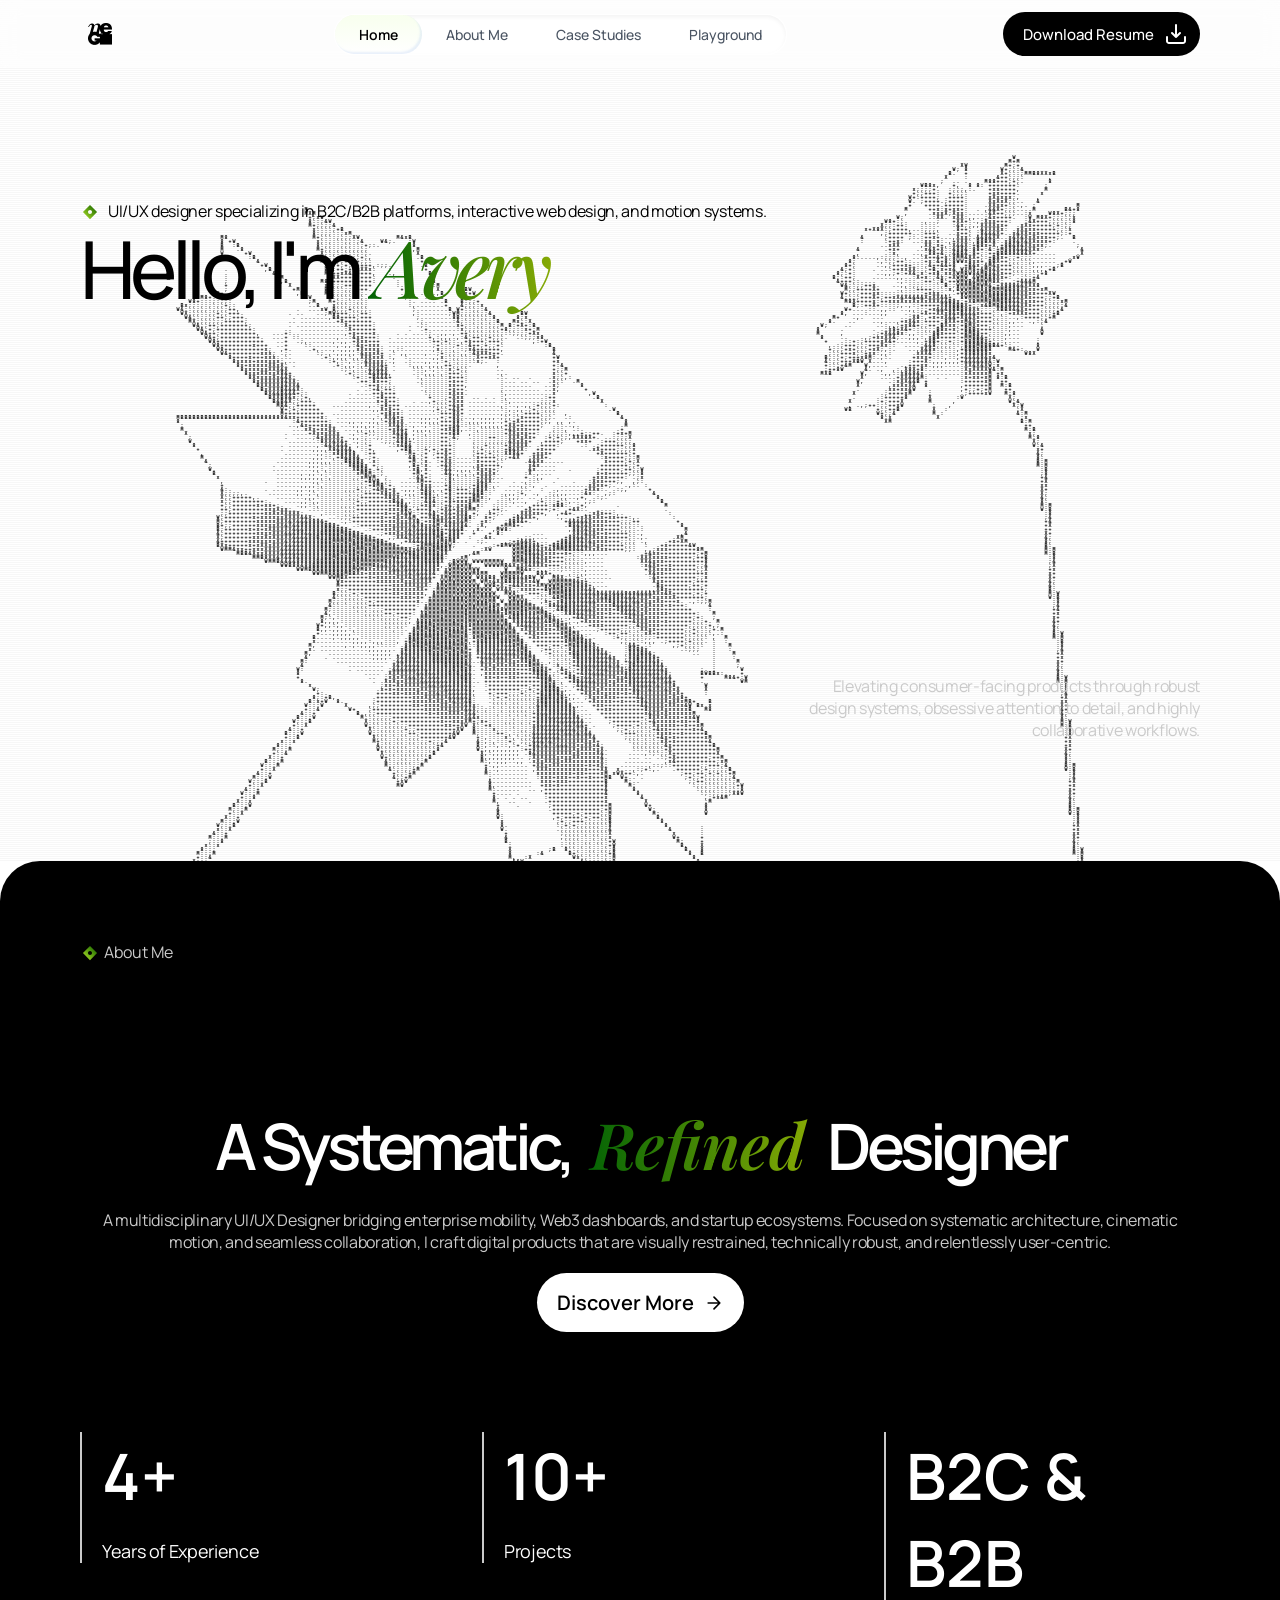
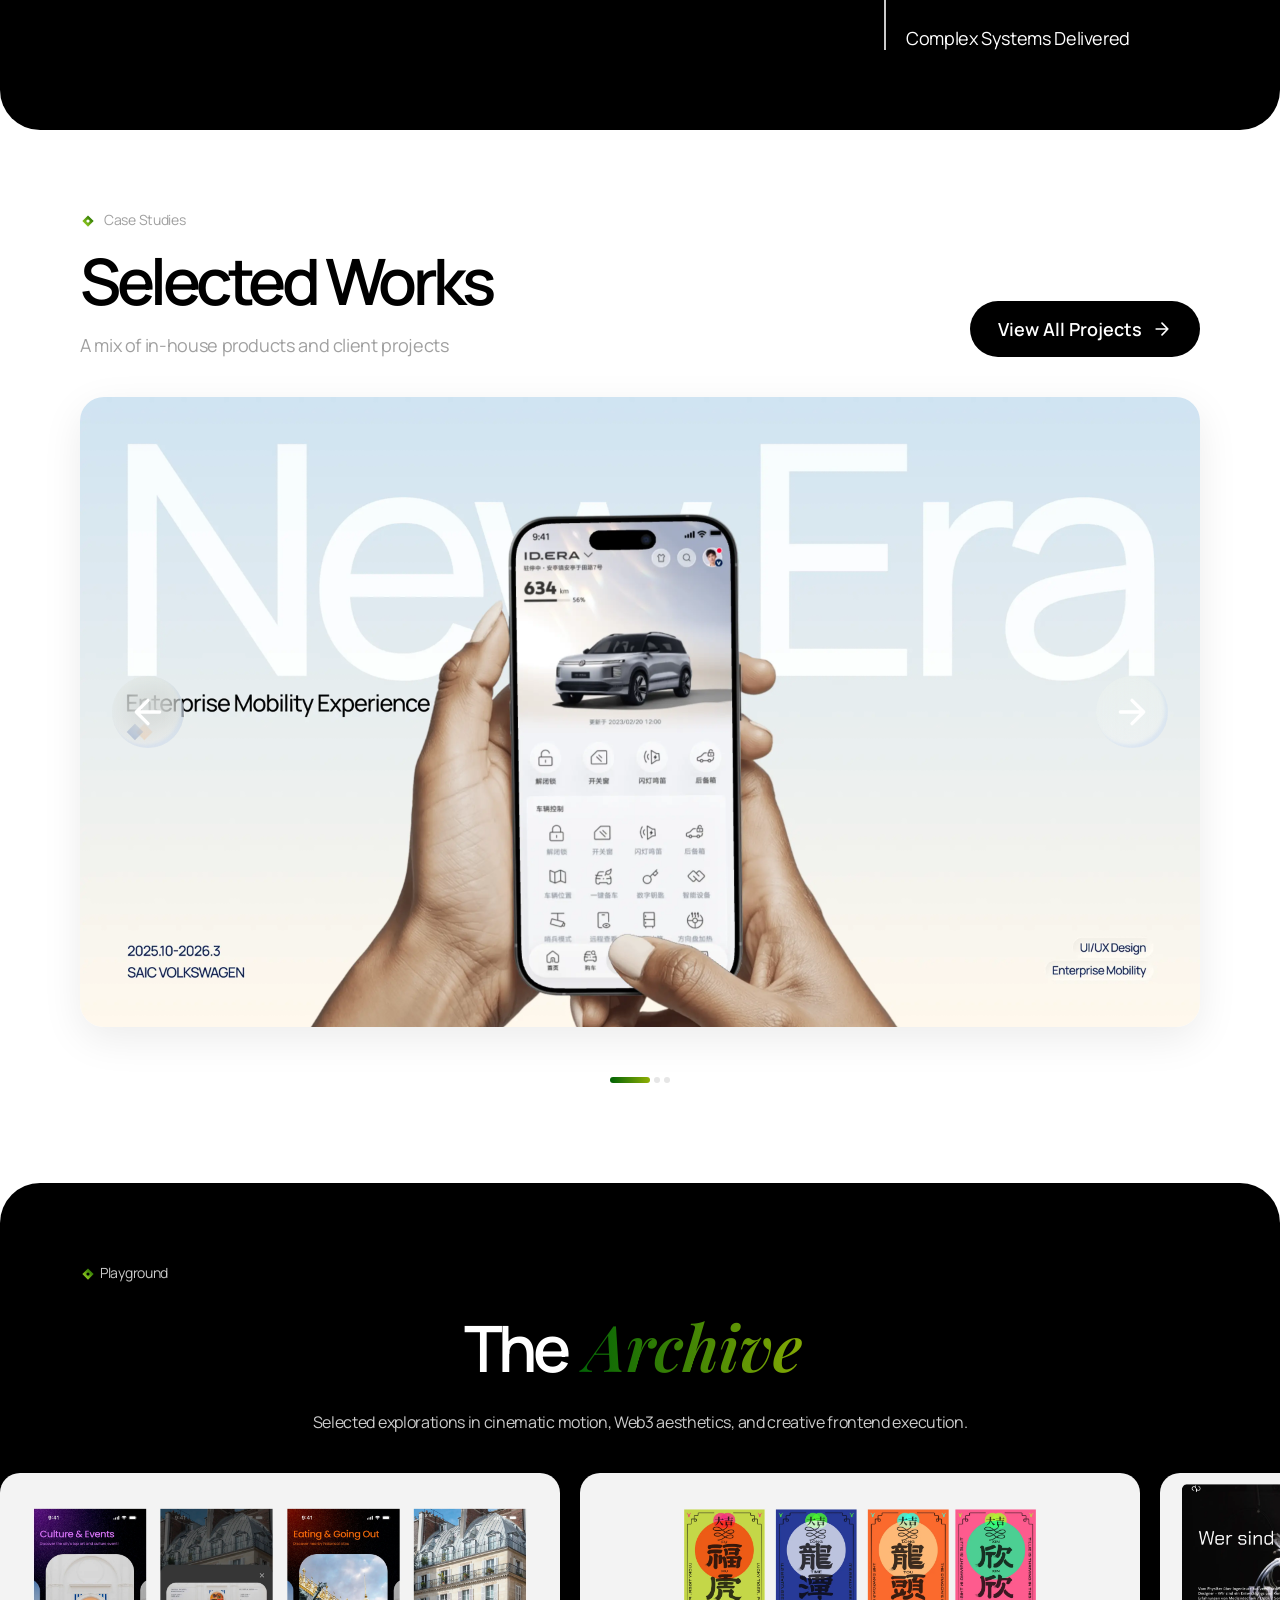
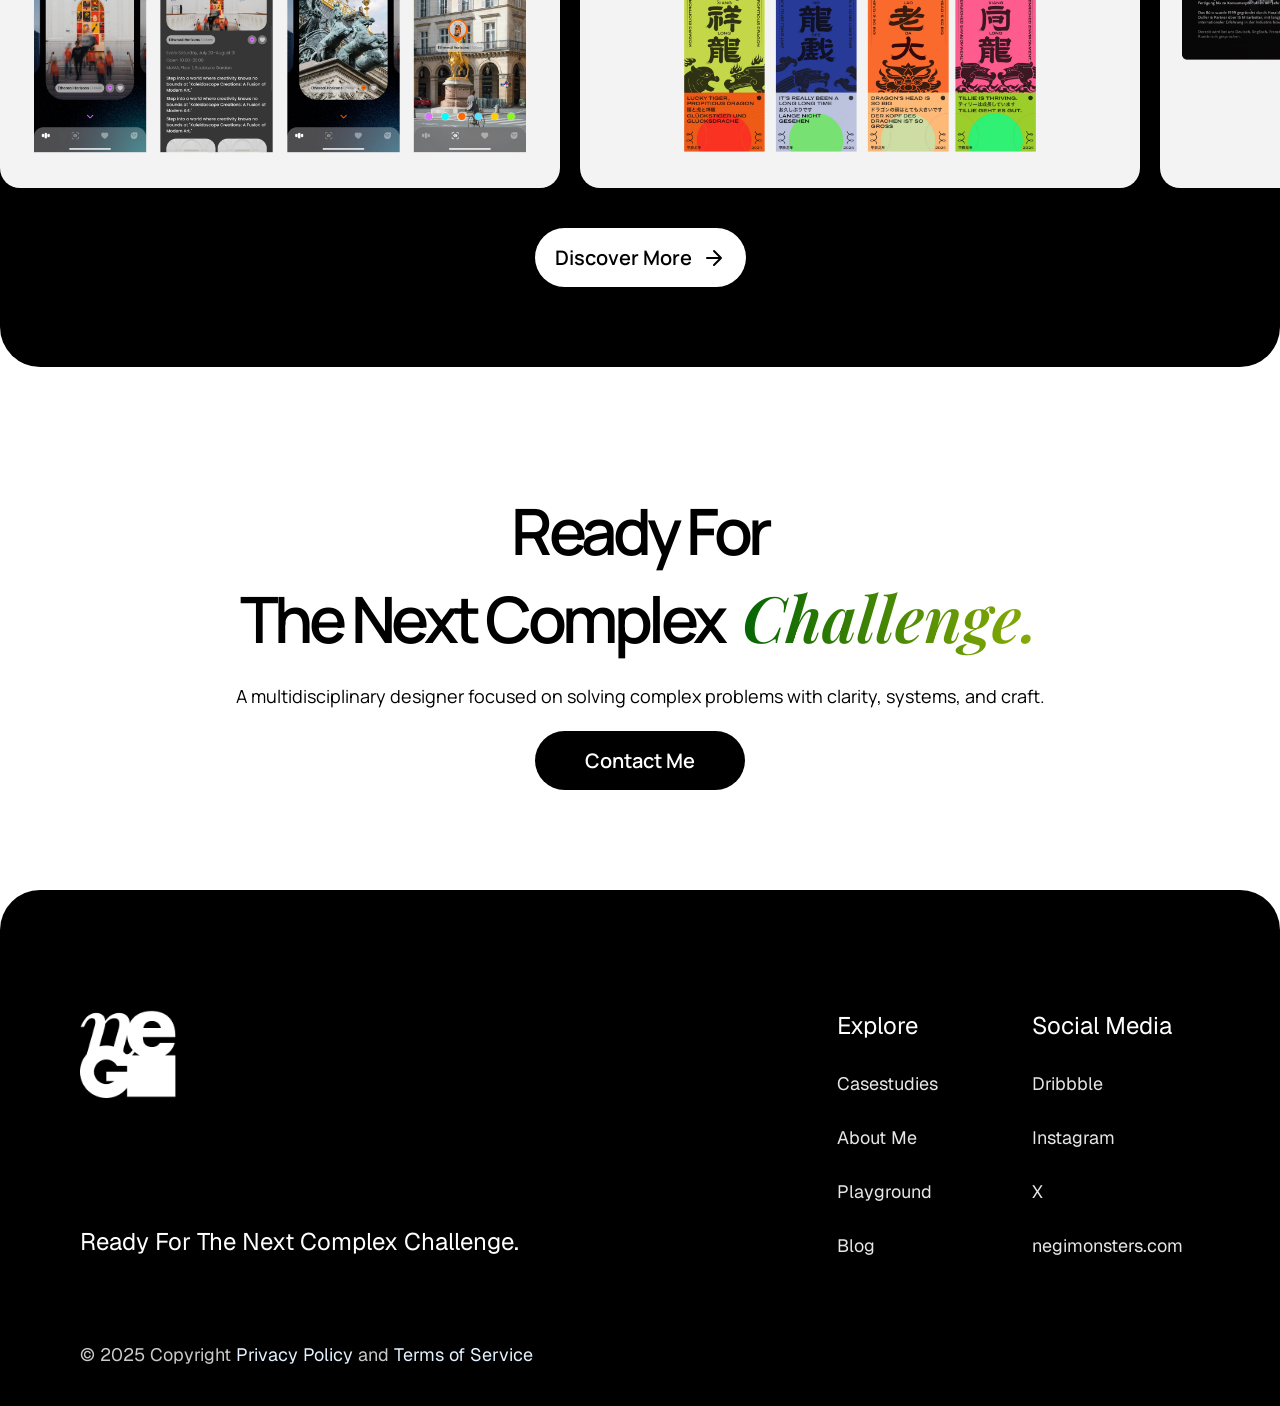
<file: index.html>
<!DOCTYPE html>
<html lang="en">
<head>
  <meta charset="UTF-8">
  <meta name="viewport" content="width=device-width, initial-scale=1.0">
  <title>Home</title>
  <link rel="icon" type="image/png" href="favicon.png">
  <link rel="stylesheet" href="style.css">
  <link rel="preconnect" href="https://fonts.googleapis.com">
  <link rel="preconnect" href="https://fonts.gstatic.com" crossorigin>
  <!-- 注意：已经去掉了原先加载 heroBg.webp 的 preload，因为我们换成动态 Canvas 了 -->
  <link href="https://fonts.googleapis.com/css2?family=Geist:wght@400;500&family=Manrope:wght@400;500;600&family=Playfair+Display:ital,wght@1,500&display=swap" rel="stylesheet">
</head>
<body>
  
  <nav class="navbar">
    <div class="nav-logo">
      <img src="Logo.png" alt="Avery Design Logo" id="logo-img">
    </div>
    <div class="nav-menu">
      <a href="index.html" class="nav-link active">Home</a>
      <a href="case.html" class="nav-link">About Me</a>
      <a href="project.html" class="nav-link">Case Studies</a>
      <a href="playground.html" class="nav-link">Playground</a>
    </div>
    <div class="nav-actions">
      <a href="portfolio.pdf" download="portfolio.pdf" target="_blank" class="btn-download">
        Download Resume
        <svg width="24" height="24" viewBox="0 0 24 24" fill="none" xmlns="http://www.w3.org/2000/svg">
          <path d="M12 15V3M12 15L8 11M12 15L16 11M21 15V19C21 19.5304 20.7893 20.0391 20.4142 20.4142C20.0391 20.7893 19.5304 21 19 21H5C4.46957 21 3.96086 20.7893 3.58579 20.4142C3.21071 20.0391 3 19.5304 3 19V15" stroke="currentColor" stroke-width="2" stroke-linecap="round" stroke-linejoin="round"/>
        </svg>
      </a>

      <button class="btn-menu-mobile" id="mobile-menu-btn">
        <svg width="24" height="24" viewBox="0 0 24 24" fill="none" xmlns="http://www.w3.org/2000/svg">
          <path d="M4 6H20M4 12H20M4 18H20" stroke="currentColor" stroke-width="2"/>
        </svg>
      </button>

      <a href="portfolio.pdf" download="portfolio.pdf" target="_blank" class="btn-download-tablet">
        <svg width="24" height="24" viewBox="0 0 24 24" fill="none" xmlns="http://www.w3.org/2000/svg">
          <path d="M12 15V3M12 15L8 11M12 15L16 11M21 15V19C21 19.5304 20.7893 20.0391 20.4142 20.4142C20.0391 20.7893 19.5304 21 19 21H5C4.46957 21 3.96086 20.7893 3.58579 20.4142C3.21071 20.0391 3 19.5304 3 19V15" stroke="currentColor" stroke-width="2" stroke-linecap="round" stroke-linejoin="round"/>
        </svg>
      </a>
    </div>
  </nav>

  <section class="hero-section" id="home">
    <div class="hero-visual">
      <!-- 🌟 原本的 img 换成了 canvas -->
      <canvas id="asciiCanvas"></canvas>
    </div>
    <div class="hero-content">
      <div class="hero-left">
        <p class="hero-subtitle">
          <span class="subtitle-icon">
            <svg xmlns="http://www.w3.org/2000/svg" width="20" height="20" viewBox="0 0 20 20" fill="none">
              <path d="M17.0723 10.0713L10.001 17.1426L2.92969 10.0713L10.001 3L17.0723 10.0713ZM10.001 8C8.89641 8 8.00098 8.89543 8.00098 10C8.00098 11.1046 8.89641 12 10.001 12C11.1055 12 12.001 11.1046 12.001 10C12.001 8.89543 11.1055 8 10.001 8Z" fill="url(#paint0_linear_269_159)"/>
              <defs>
                <linearGradient id="paint0_linear_269_159" x1="13.5355" y1="6.53553" x2="6.46447" y2="13.6066" gradientUnits="userSpaceOnUse">
                  <stop stop-color="#357F05"/>
                  <stop offset="1" stop-color="#89C21E"/>
                </linearGradient>
              </defs>
            </svg>
          </span>
          UI/UX designer specializing in B2C/B2B platforms, interactive web design, and motion systems.
        </p>
        <h1 class="hero-title">
          Hello, I'm <span class="hero-name">Avery</span>
        </h1>
      </div>
      <div class="hero-right">
        <p class="hero-description">
          Elevating consumer-facing products through
          robust design systems, obsessive attention to
          detail, and highly collaborative workflows.
        </p>
      </div>
    </div>
  </section>

  <section class="about-section" id="about">
    <div class="about-tag">
      <span class="subtitle-icon">
        <svg xmlns="http://www.w3.org/2000/svg" width="20" height="20" viewBox="0 0 20 20" fill="none">
          <path d="M17.0723 10.0713L10.001 17.1426L2.92969 10.0713L10.001 3L17.0723 10.0713ZM10.001 8C8.89641 8 8.00098 8.89543 8.00098 10C8.00098 11.1046 8.89641 12 10.001 12C11.1055 12 12.001 11.1046 12.001 10C12.001 8.89543 11.1055 8 10.001 8Z" fill="url(#paint0_linear_about)"/>
          <defs>
            <linearGradient id="paint0_linear_about" x1="13.5355" y1="6.53553" x2="6.46447" y2="13.6066" gradientUnits="userSpaceOnUse">
              <stop stop-color="#357F05"/>
              <stop offset="1" stop-color="#89C21E"/>
            </linearGradient>
          </defs>
        </svg>
      </span>
      About Me
    </div>
    <div class="about-content">
      <h2 class="about-title">
        A Systematic, <span class="highlight-serif">Refined</span> Designer
      </h2>
      <p class="about-description">
        A multidisciplinary UI/UX Designer bridging enterprise mobility, Web3 dashboards, and startup ecosystems.
        Focused on systematic architecture, cinematic motion, and seamless collaboration, I craft digital products that
        are visually restrained, technically robust, and relentlessly user-centric.
      </p>
      <a href="case.html" class="btn-discover">
        Discover More 
        <svg width="20" height="20" viewBox="0 0 24 24" fill="none" xmlns="http://www.w3.org/2000/svg">
          <path d="M5 12H19M19 12L12 5M19 12L12 19" stroke="currentColor" stroke-width="2" stroke-linecap="round" stroke-linejoin="round"/>
        </svg>
      </a>
    </div>
    <div class="about-stats">
      <div class="stat-item">
        <div class="stat-number">4+</div>
        <div class="stat-label">Years of Experience</div>
      </div>
      <div class="stat-item">
        <div class="stat-number">10+</div>
        <div class="stat-label">Projects</div>
      </div>
      <div class="stat-item">
        <div class="stat-number">B2C & B2B</div>
        <div class="stat-label">Complex Systems Delivered</div>
      </div>
    </div>
  </section>
  
<section class="case-studies-section" id="case-studies">
    <div class="section-header">
      <div class="header-left">
        <div class="section-tag">
          <span class="subtitle-icon">
            <svg xmlns="http://www.w3.org/2000/svg" width="16" height="16" viewBox="0 0 20 20" fill="none">
              <path d="M17.0723 10.0713L10.001 17.1426L2.92969 10.0713L10.001 3L17.0723 10.0713ZM10.001 8C8.89641 8 8.00098 8.89543 8.00098 10C8.00098 11.1046 8.89641 12 10.001 12C11.1055 12 12.001 11.1046 12.001 10C12.001 8.89543 11.1055 8 10.001 8Z" fill="url(#paint0_linear_cs)"/>
              <defs>
                <linearGradient id="paint0_linear_cs" x1="13.5355" y1="6.53553" x2="6.46447" y2="13.6066" gradientUnits="userSpaceOnUse">
                  <stop stop-color="#357F05"/>
                  <stop offset="1" stop-color="#89C21E"/>
                </linearGradient>
              </defs>
            </svg>
          </span>
          Case Studies
        </div>
        <h2 class="section-title">Selected Works</h2>
        <p class="section-subtitle">A mix of in-house products and client projects</p>
      </div>
      
      <div class="header-right">
        <a href="project.html" class="btn-view-all">
          View All Projects
          <svg width="20" height="20" viewBox="0 0 24 24" fill="none" xmlns="http://www.w3.org/2000/svg">
            <path d="M5 12H19M19 12L12 5M19 12L12 19" stroke="currentColor" stroke-width="2" stroke-linecap="round" stroke-linejoin="round"/>
          </svg>
        </a>
      </div>
    </div>

    <div class="carousel-wrapper" style="position: relative;">
      
      <button class="nav-arrow prev-arrow">
        <svg width="40" height="40" viewBox="0 0 24 24" fill="none" xmlns="http://www.w3.org/2000/svg">
          <path d="M19 12H5M5 12L12 19M5 12L12 5" stroke="currentColor" stroke-width="2" stroke-linecap="round" stroke-linejoin="round"/>
        </svg>
      </button>
      <button class="nav-arrow next-arrow">
        <svg width="40" height="40" viewBox="0 0 24 24" fill="none" xmlns="http://www.w3.org/2000/svg">
          <path d="M5 12H19M19 12L12 5M19 12L12 19" stroke="currentColor" stroke-width="2" stroke-linecap="round" stroke-linejoin="round"/>
        </svg>
      </button>
      
      <div class="project-card active">
        <a href="exp.html" class="project-image-link">
          <div class="project-image">
            <img src="case1_hero.webp" loading="lazy" alt="Enterprise Mobility Experience">
          </div>
        </a>
      </div>

      <div class="project-card">
        <a href="exp3.html" class="project-image-link">
          <div class="project-image">
            <img src="case3_hero.webp" loading="lazy" alt="Selected Works Showcase">
          </div>
        </a>
      </div>

      <div class="project-card">
        <a href="exp9.html" class="project-image-link">
          <div class="project-image">
            <img src="case9_hero.webp" loading="lazy" alt="Digital Vault Experience">
          </div>
        </a>
      </div>

    </div>

    <div class="carousel-pagination">
      <span class="dot active"></span>
      <span class="dot"></span>
      <span class="dot"></span>
    </div>
  </section>

  <section class="playground-section" id="playground">
    <div class="playground-tag">
      <span class="subtitle-icon">
        <svg xmlns="http://www.w3.org/2000/svg" width="16" height="16" viewBox="0 0 20 20" fill="none">
          <path d="M17.0723 10.0713L10.001 17.1426L2.92969 10.0713L10.001 3L17.0723 10.0713ZM10.001 8C8.89641 8 8.00098 8.89543 8.00098 10C8.00098 11.1046 8.89641 12 10.001 12C11.1055 12 12.001 11.1046 12.001 10C12.001 8.89543 11.1055 8 10.001 8Z" fill="url(#paint0_linear_pg)"/>
          <defs>
            <linearGradient id="paint0_linear_pg" x1="13.5355" y1="6.53553" x2="6.46447" y2="13.6066" gradientUnits="userSpaceOnUse">
              <stop stop-color="#357F05"/>
              <stop offset="1" stop-color="#89C21E"/>
            </linearGradient>
          </defs>
        </svg>
      </span>
      Playground
    </div>
    <div class="playground-header">
      <h2 class="playground-title">
        The <span class="highlight-serif">Archive</span>
      </h2>
      <p class="playground-subtitle">
        Selected explorations in cinematic motion, Web3 aesthetics, and creative frontend execution.
      </p>
    </div>
    <div class="playground-gallery">
      <div class="marquee-track">
        
        <div class="archive-card">
          <img src="c1.webp" loading="lazy" alt="Free X/Twitter Posts Templates">
        </div>
        <div class="archive-card">
          <img src="c2.webp" loading="lazy"  alt="Onyx Web3 Exchange Design">
        </div>
        <div class="archive-card">
          <img src="c3.webp" loading="lazy" alt="More Explorations">
        </div>

        <div class="archive-card">
          <img src="c4.webp" loading="lazy" alt="Free X/Twitter Posts Templates">
        </div>
        <div class="archive-card">
          <img src="c5.webp" loading="lazy" alt="Onyx Web3 Exchange Design">
        </div>
        <div class="archive-card">
          <img src="c6.webp" loading="lazy" alt="More Explorations">
        </div>
        <div class="archive-card">
          <img src="c1.webp" loading="lazy" alt="Free X/Twitter Posts Templates">
        </div>
        <div class="archive-card">
          <img src="c2.webp" loading="lazy" alt="Onyx Web3 Exchange Design">
        </div>
        <div class="archive-card">
          <img src="c3.webp" loading="lazy" alt="More Explorations">
        </div>

        <div class="archive-card">
          <img src="c4.webp" loading="lazy" alt="Free X/Twitter Posts Templates">
        </div>
        <div class="archive-card">
          <img src="c5.webp" loading="lazy" alt="Onyx Web3 Exchange Design">
        </div>
        <div class="archive-card">
          <img src="c6.webp" loading="lazy" alt="More Explorations">
        </div>
      

      </div>
    </div>
    
    <a href="playground.html" class="btn-discover playground-btn">
      Discover More 
      <svg width="24" height="24" viewBox="0 0 24 24" fill="none" xmlns="http://www.w3.org/2000/svg">
        <path d="M5 12H19M19 12L12 5M19 12L12 19" stroke="currentColor" stroke-width="2" stroke-linecap="round" stroke-linejoin="round"/>
      </svg>
    </a>
  </section>

  <section class="cta-section">
    <div class="cta-content">
      <h2 class="cta-title">Ready For<br>The Next Complex <span class="highlight-serif cta-challenge">Challenge.</span></h2>
      <p class="cta-subtitle">A multidisciplinary designer focused on solving complex problems with clarity, systems, and craft.</p>
      <a href="mailto:aimengchao@icloude.com" class="btn-cta">Contact Me</a>
    </div>
  </section>

  <footer class="footer-section">
    <div class="footer-top">
      <div class="footer-brand">
        <img src="footerLogo.png" alt="Negi Design Logo" class="footer-logo">
        <p class="footer-slogan">Ready For The Next Complex Challenge.</p>
      </div>

      <div class="footer-links-container">
        <div class="footer-nav-col">
          <h4 class="footer-col-title">Explore</h4>
          <a href="case.html" class="footer-link">Casestudies</a>
          <a href="exp.html" class="footer-link">About Me</a>
          <a href="playground.html" class="footer-link">Playground</a>
          <a href="#blog" class="footer-link">Blog</a>
        </div>
        
        <div class="footer-nav-col">
          <h4 class="footer-col-title">Social Media</h4>
          <a href="https://dribbble.com/AveryMC" class="footer-link" target="_blank">Dribbble</a>
          <a href="https://www.instagram.com/negi_designnn/" class="footer-link" target="_blank">Instagram</a>
          <a href="https://x.com/negidesignlab" class="footer-link" target="_blank">X</a>
          <a href="https://negimonsters.com/" class="footer-link" target="_blank">negimonsters.com</a>
        </div>
      </div>
    </div>

    <div class="footer-bottom">
      <p class="copyright-text">
        © 2025 Copyright <a href="#" class="legal-link">Privacy Policy</a> and <a href="#" class="legal-link">Terms of Service</a>
      </p>
    </div>
  </footer>
  <script src="script.js"></script>
</body>
</html>
</file>
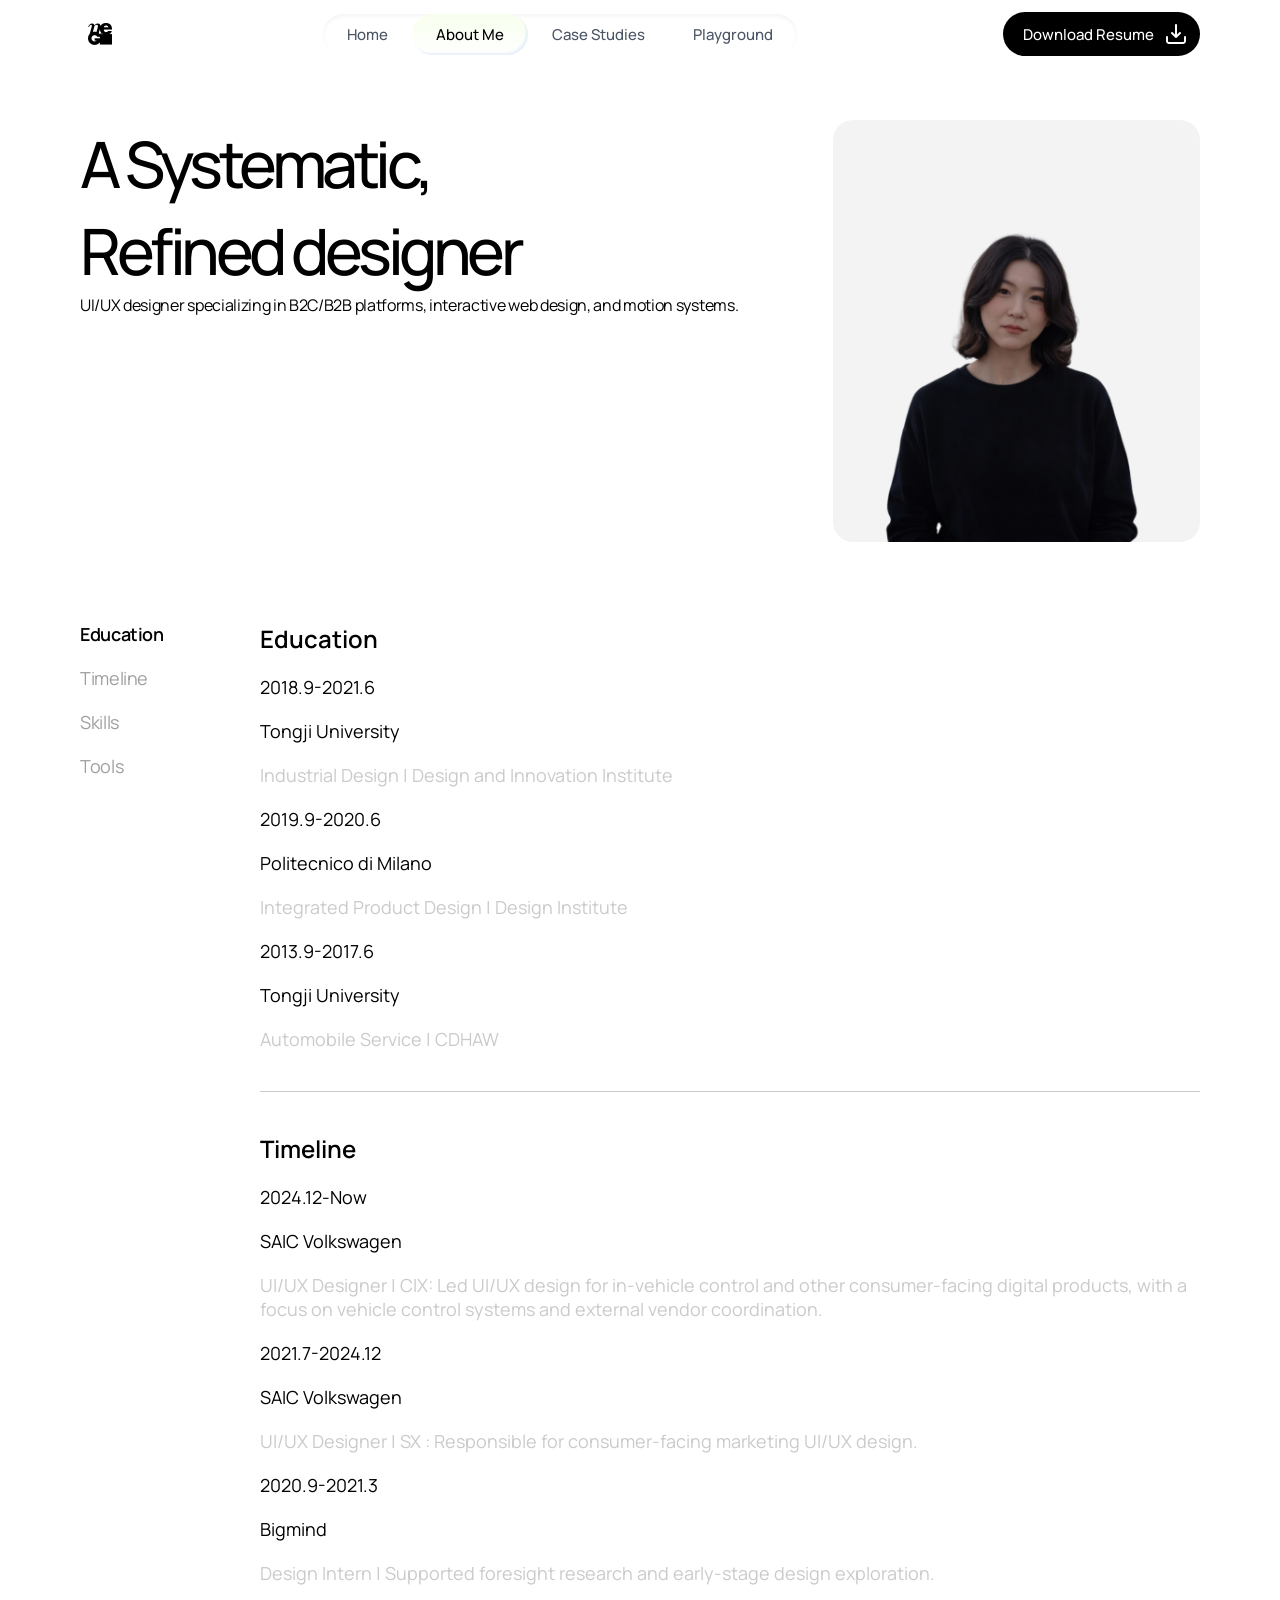
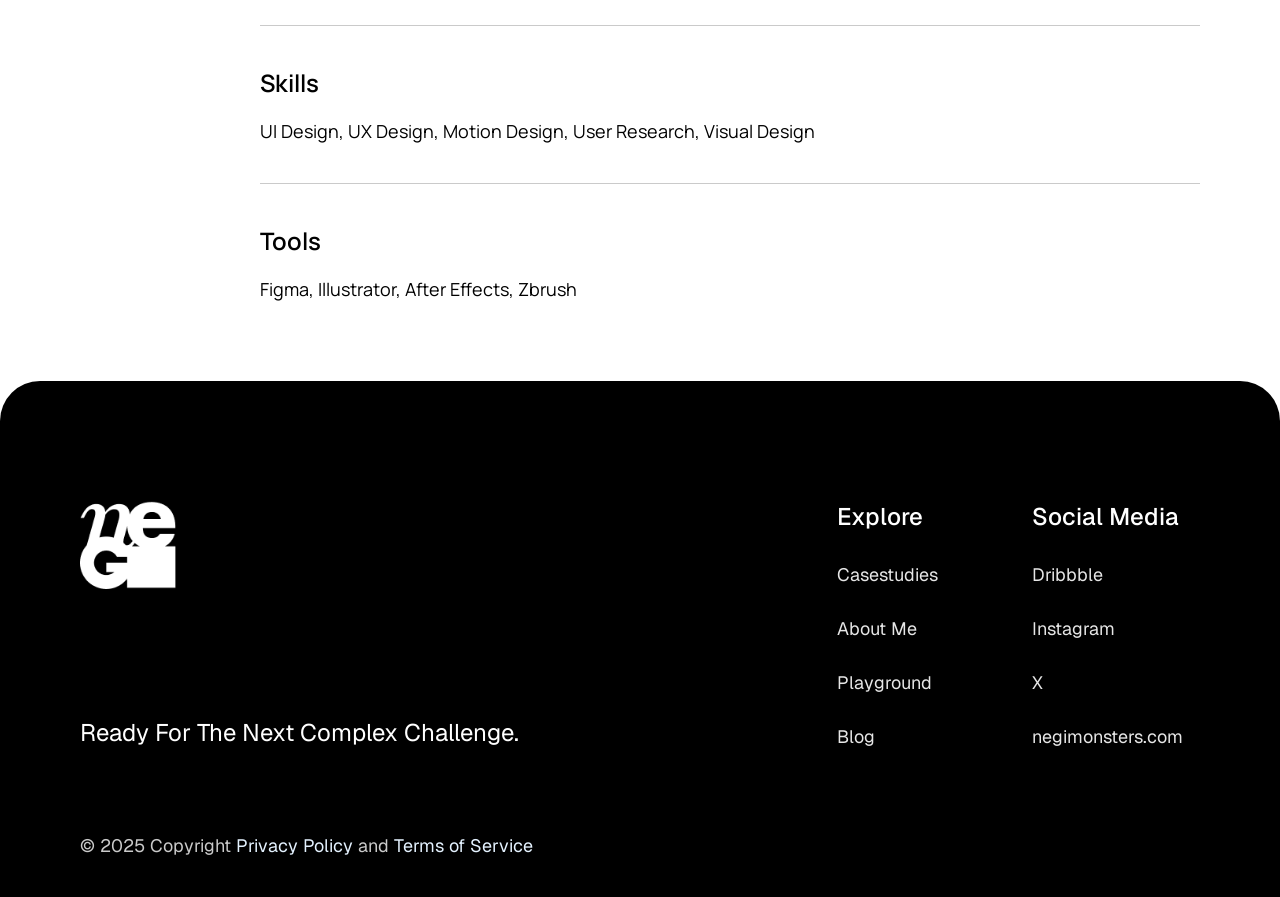
<file: case.html>
<!DOCTYPE html>
<html lang="en">
<head>
  <meta charset="UTF-8">
  <meta name="viewport" content="width=device-width, initial-scale=1.0">
  <title>About Me</title>
  <link rel="icon" type="image/png" href="favicon.png">
  <link rel="stylesheet" href="case.css">
  <link rel="preconnect" href="https://fonts.googleapis.com">
  <link rel="preconnect" href="https://fonts.gstatic.com" crossorigin>
  <link href="https://fonts.googleapis.com/css2?family=Geist:wght@400;500&family=Manrope:wght@400;500;600&family=Playfair+Display:ital,wght@1,500&display=swap" rel="stylesheet">
</head>
<body>
  
  <nav class="navbar">
    <div class="nav-logo">
      <img src="Logo.png" alt="Avery Design Logo" id="logo-img">
    </div>
    <div class="nav-menu">
      <a href="index.html" class="nav-link">Home</a>
      <a href="case.html" class="nav-link active">About Me</a>
      <a href="project.html" class="nav-link">Case Studies</a>
      <a href="playground.html" class="nav-link">Playground</a>
    </div>
    <div class="nav-actions">
      <a href="portfolio.pdf" download="portfolio.pdf" target="_blank" class="btn-download">
        Download Resume
        <svg width="24" height="24" viewBox="0 0 24 24" fill="none" xmlns="http://www.w3.org/2000/svg">
          <path d="M12 15V3M12 15L8 11M12 15L16 11M21 15V19C21 19.5304 20.7893 20.0391 20.4142 20.4142C20.0391 20.7893 19.5304 21 19 21H5C4.46957 21 3.96086 20.7893 3.58579 20.4142C3.21071 20.0391 3 19.5304 3 19V15" stroke="currentColor" stroke-width="2" stroke-linecap="round" stroke-linejoin="round"/>
        </svg>
      </a>

      <button class="btn-menu-mobile" id="mobile-menu-btn">
        <svg width="24" height="24" viewBox="0 0 24 24" fill="none" xmlns="http://www.w3.org/2000/svg">
          <path d="M4 6H20M4 12H20M4 18H20" stroke="currentColor" stroke-width="2" />
        </svg>
      </button>

      <a href="portfolio.pdf" download="portfolio.pdf" target="_blank" class="btn-download-tablet">
        <svg width="24" height="24" viewBox="0 0 24 24" fill="none" xmlns="http://www.w3.org/2000/svg">
          <path d="M12 15V3M12 15L8 11M12 15L16 11M21 15V19C21 19.5304 20.7893 20.0391 20.4142 20.4142C20.0391 20.7893 19.5304 21 19 21H5C4.46957 21 3.96086 20.7893 3.58579 20.4142C3.21071 20.0391 3 19.5304 3 19V15" stroke="currentColor" stroke-width="2" stroke-linecap="round" stroke-linejoin="round"/>
        </svg>
      </a>
    </div>
  </nav>

  <section class="case-detail-hero">
    <div class="case-hero-text">
      <h1 class="case-title">A Systematic,<br>Refined designer</h1>
      <p class="case-description">
        UI/UX designer specializing in B2C/B2B platforms, interactive web design, and motion systems.
      </p>
    </div>
    <div class="case-hero-image">
      <img src="photo.png" alt="Case Study Cover">
    </div>
  </section>

  <section class="case-detail-content">
    
    <aside class="case-sidebar">
      <a href="#education" class="sidebar-item">Education</a>
      <a href="#timeline" class="sidebar-item">Timeline</a>
      <a href="#skills" class="sidebar-item">Skills</a>
      <a href="#tools" class="sidebar-item">Tools</a>
    </aside>

    <div class="case-info-list">
      
      <div class="info-block" id="education">
        <h3 class="info-title">Education</h3>
        <p class="info-date">2018.9-2021.6</p>
        <p class="info-subtitle">Tongji University</p>
        <p class="info-desc">Industrial Design | Design and Innovation Institute</p>
        <p class="info-date">2019.9-2020.6</p>
        <p class="info-subtitle">Politecnico di Milano</p>
        <p class="info-desc">Integrated Product Design | Design Institute</p>
        <p class="info-date">2013.9-2017.6</p>
        <p class="info-subtitle">Tongji University</p>
        <p class="info-desc">Automobile Service | CDHAW</p>
      </div>

      <div class="info-block" id="timeline">
        <h3 class="info-title">Timeline</h3>
        <p class="info-date">2024.12-Now</p>
        <p class="info-subtitle">SAIC Volkswagen</p>
        <p class="info-desc">UI/UX Designer | CIX: Led UI/UX design for in-vehicle control and other consumer-facing digital products, 
          with a focus on vehicle control systems and external vendor coordination.</p>
        <p class="info-date">2021.7-2024.12</p>
        <p class="info-subtitle">SAIC Volkswagen</p>
        <p class="info-desc">UI/UX Designer | SX : Responsible for consumer-facing marketing UI/UX design.</p>
        <p class="info-date">2020.9-2021.3</p>
        <p class="info-subtitle">Bigmind</p>
        <p class="info-desc">Design Intern | Supported foresight research and early-stage design exploration.</p>
      </div>

      <div class="info-block" id="skills">
        <h3 class="info-title">Skills</h3>
        <p class="info-subtitle">UI Design, UX Design, Motion Design, User Research, Visual Design</p>
      </div>

      <div class="info-block" id="tools">
        <h3 class="info-title">Tools</h3>
        <p class="info-subtitle">Figma, Illustrator, After Effects, Zbrush</p>
      </div>

    </div>
  </section>

  <footer class="footer-section">
    <div class="footer-top">
      <div class="footer-brand">
        <img src="footerLogo.png" alt="Negi Design Logo" class="footer-logo">
        <p class="footer-slogan">Ready For The Next Complex Challenge.</p>
      </div>

      <div class="footer-links-container">
        <div class="footer-nav-col">
          <h4 class="footer-col-title">Explore</h4>
          <a href="#case-studies" class="footer-link">Casestudies</a>
          <a href="#about" class="footer-link">About Me</a>
          <a href="#playground" class="footer-link">Playground</a>
          <a href="#blog" class="footer-link">Blog</a>
        </div>
        
        <div class="footer-nav-col">
          <h4 class="footer-col-title">Social Media</h4>
          <a href="https://dribbble.com/AveryMC" class="footer-link" target="_blank">Dribbble</a>
          <a href="https://www.instagram.com/negi_designnn/" class="footer-link" target="_blank">Instagram</a>
          <a href="https://x.com/negidesignlab" class="footer-link" target="_blank">X</a>
          <a href="https://negimonsters.com/" class="footer-link" target="_blank">negimonsters.com</a>
        </div>
      </div>
    </div>

    <div class="footer-bottom">
      <p class="copyright-text">
        © 2025 Copyright <a href="#" class="legal-link">Privacy Policy</a> and <a href="#" class="legal-link">Terms of Service</a>
      </p>
    </div>
  </footer>

  <script src="case.js"></script>
</body>
</html>
</file>
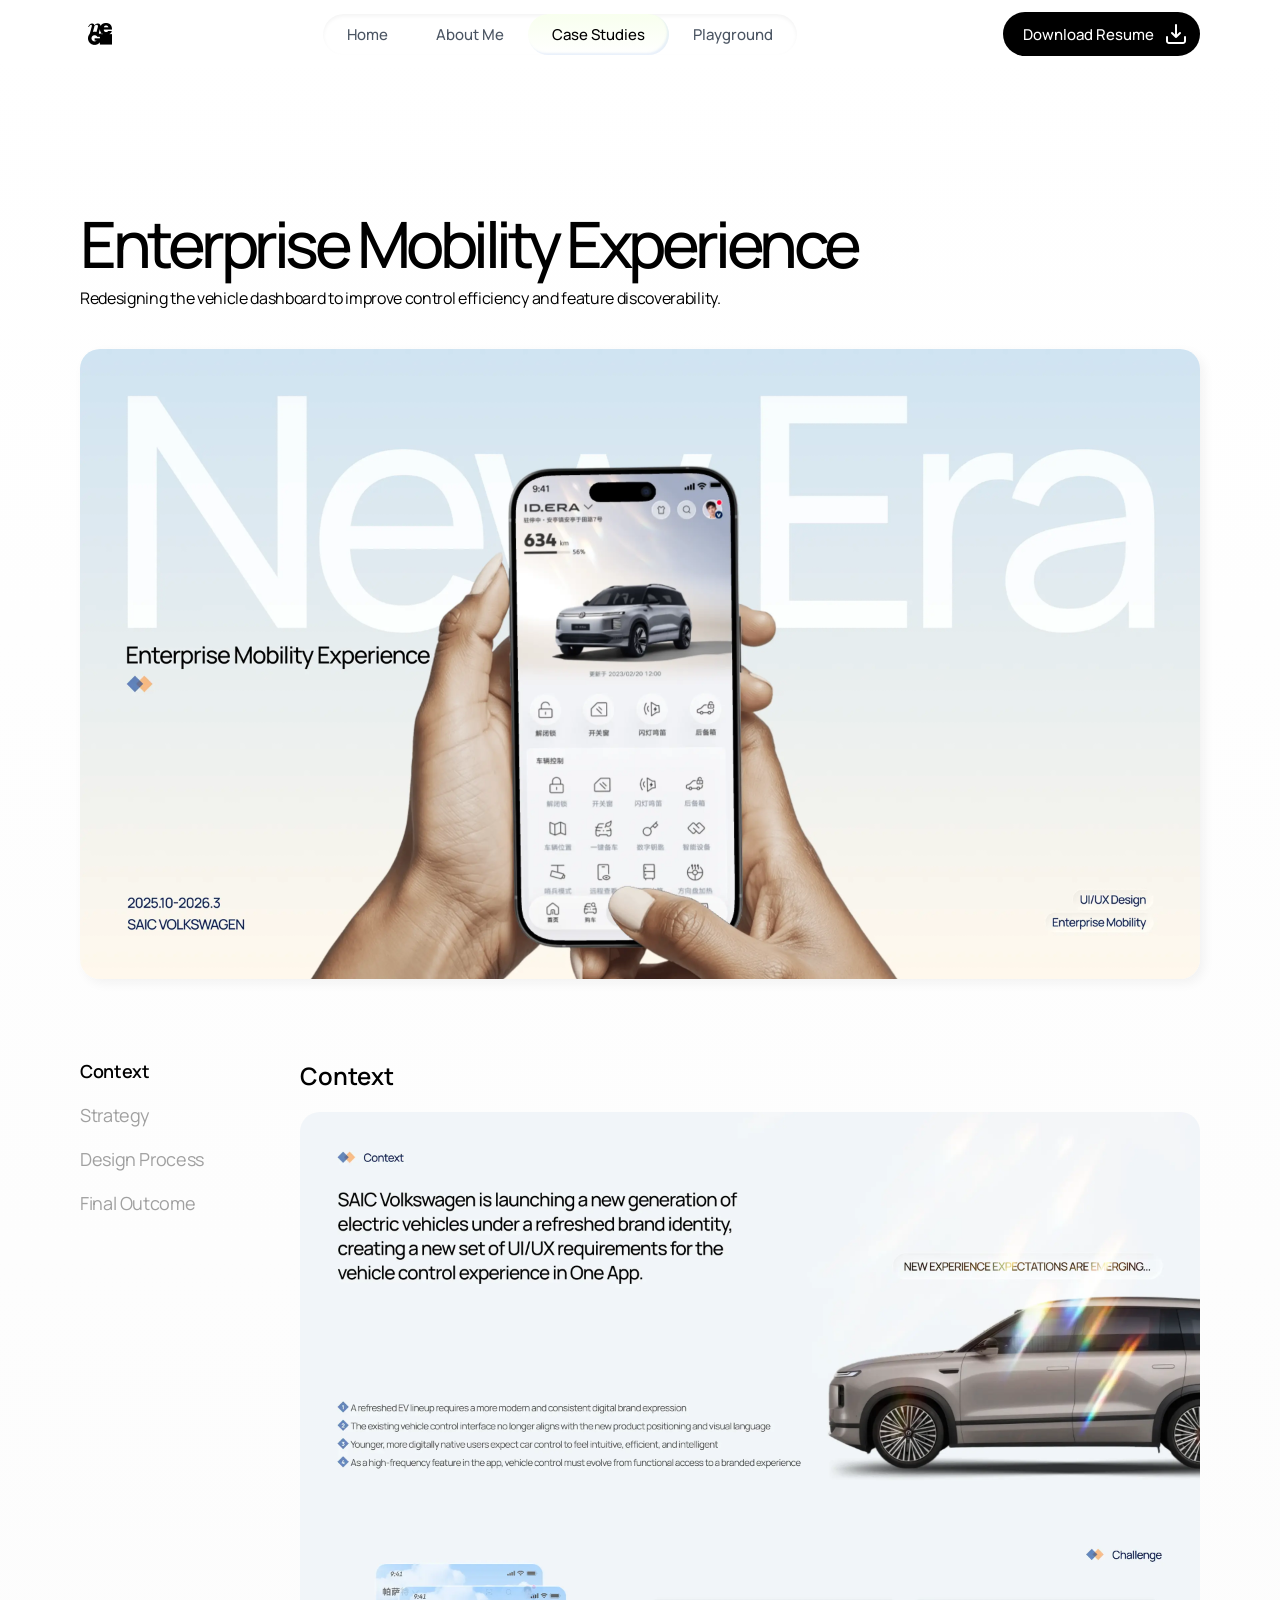
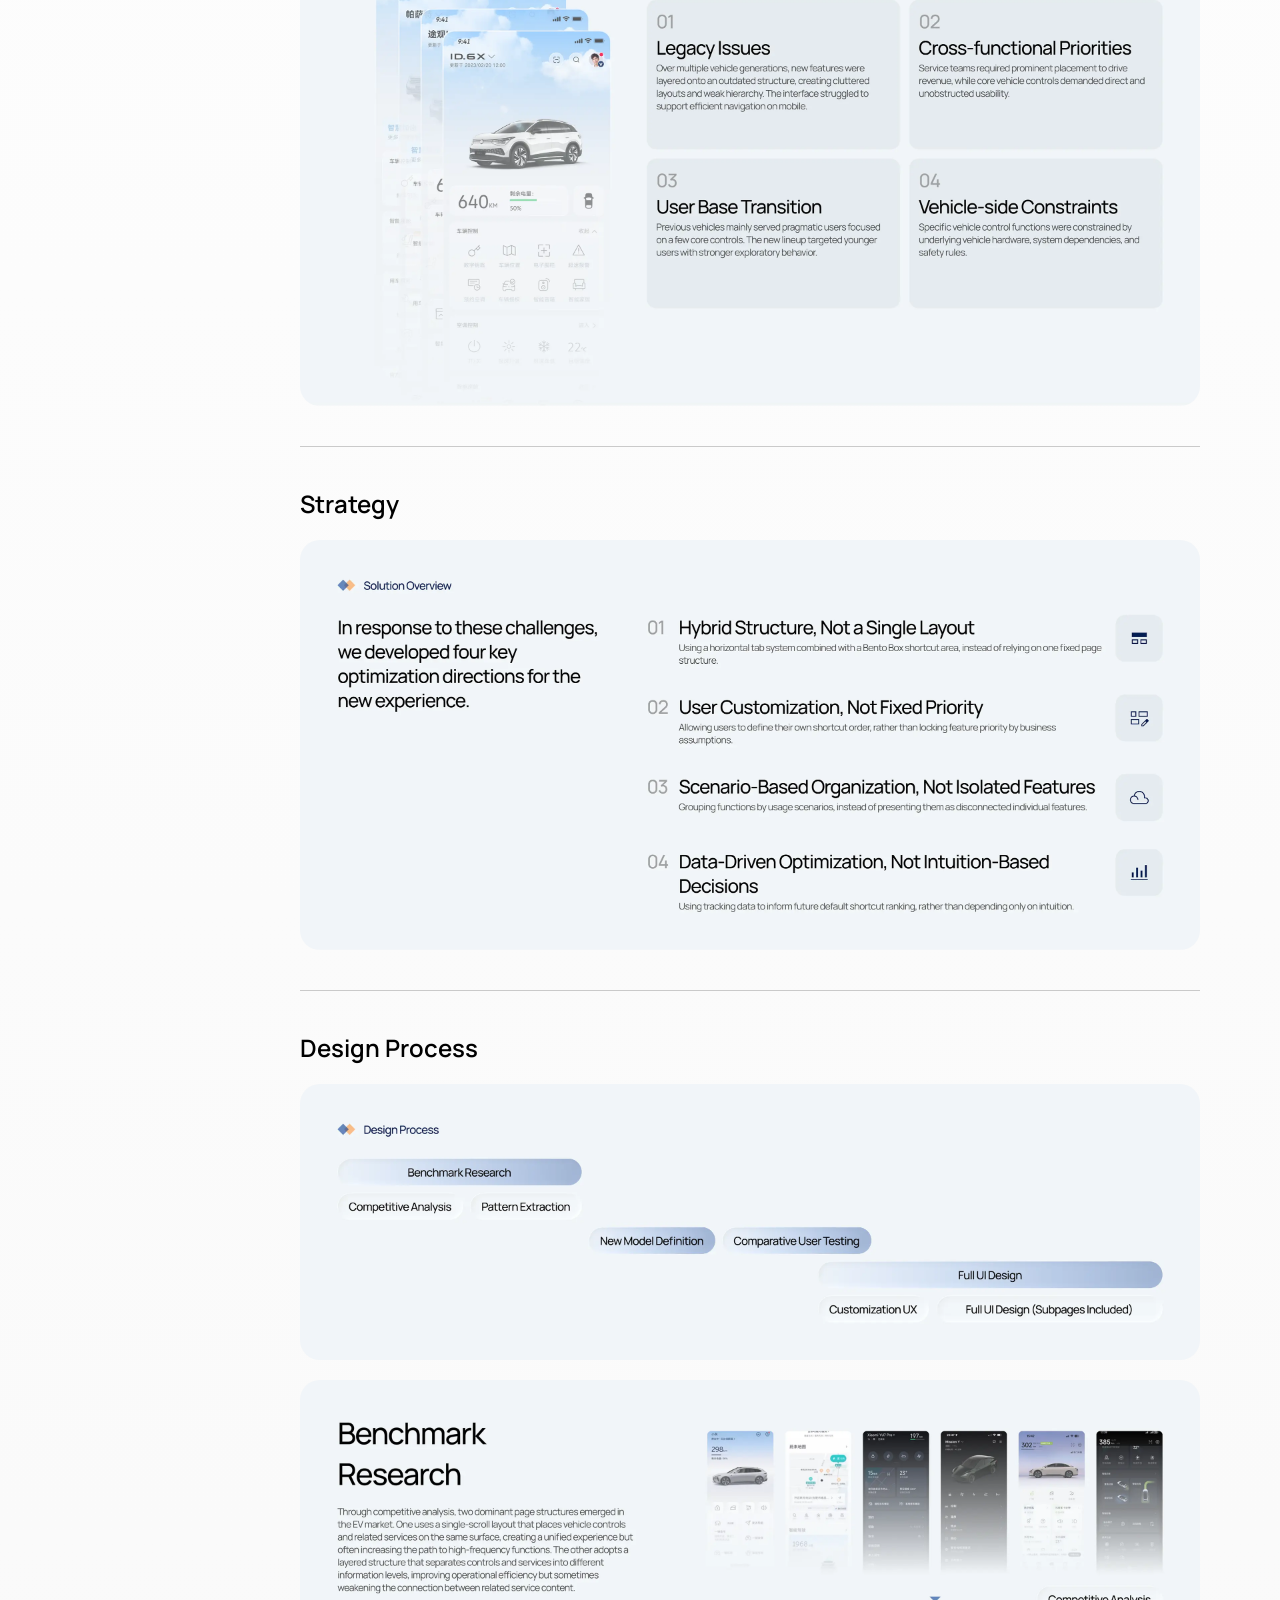
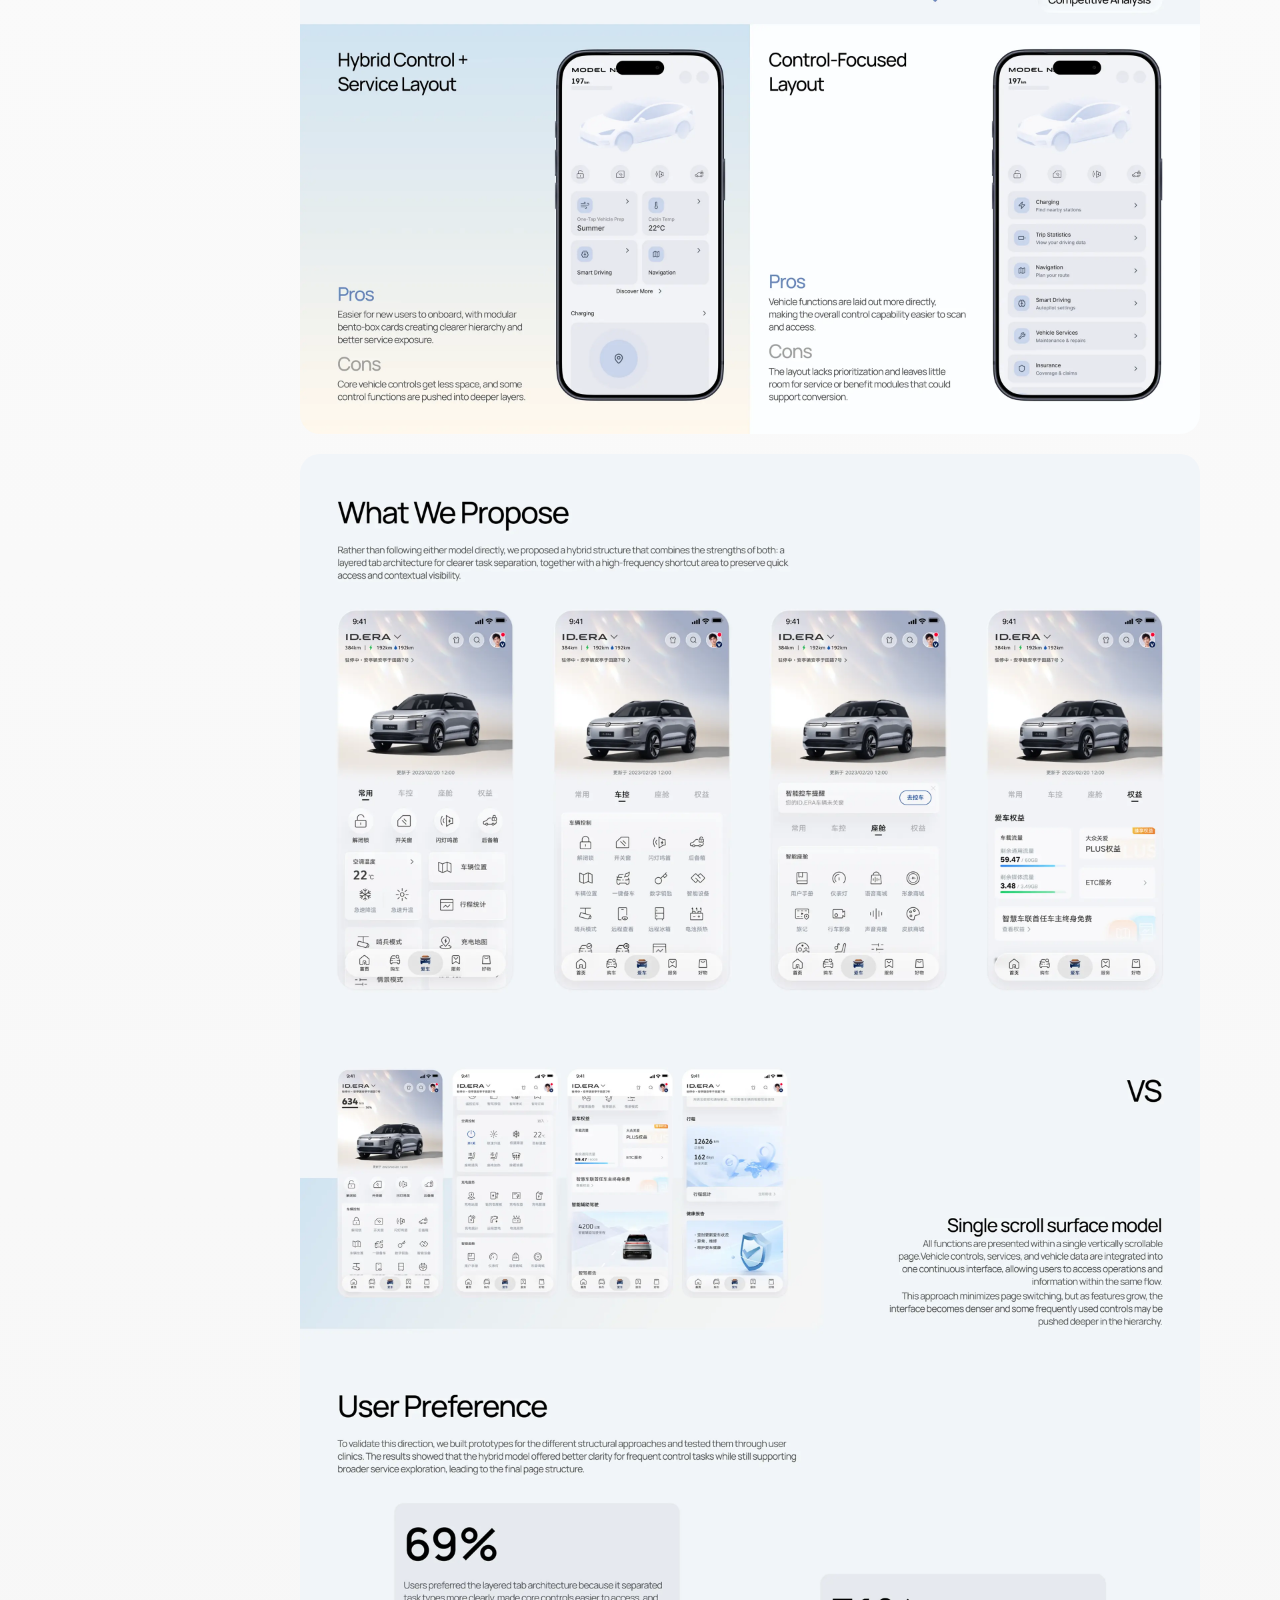
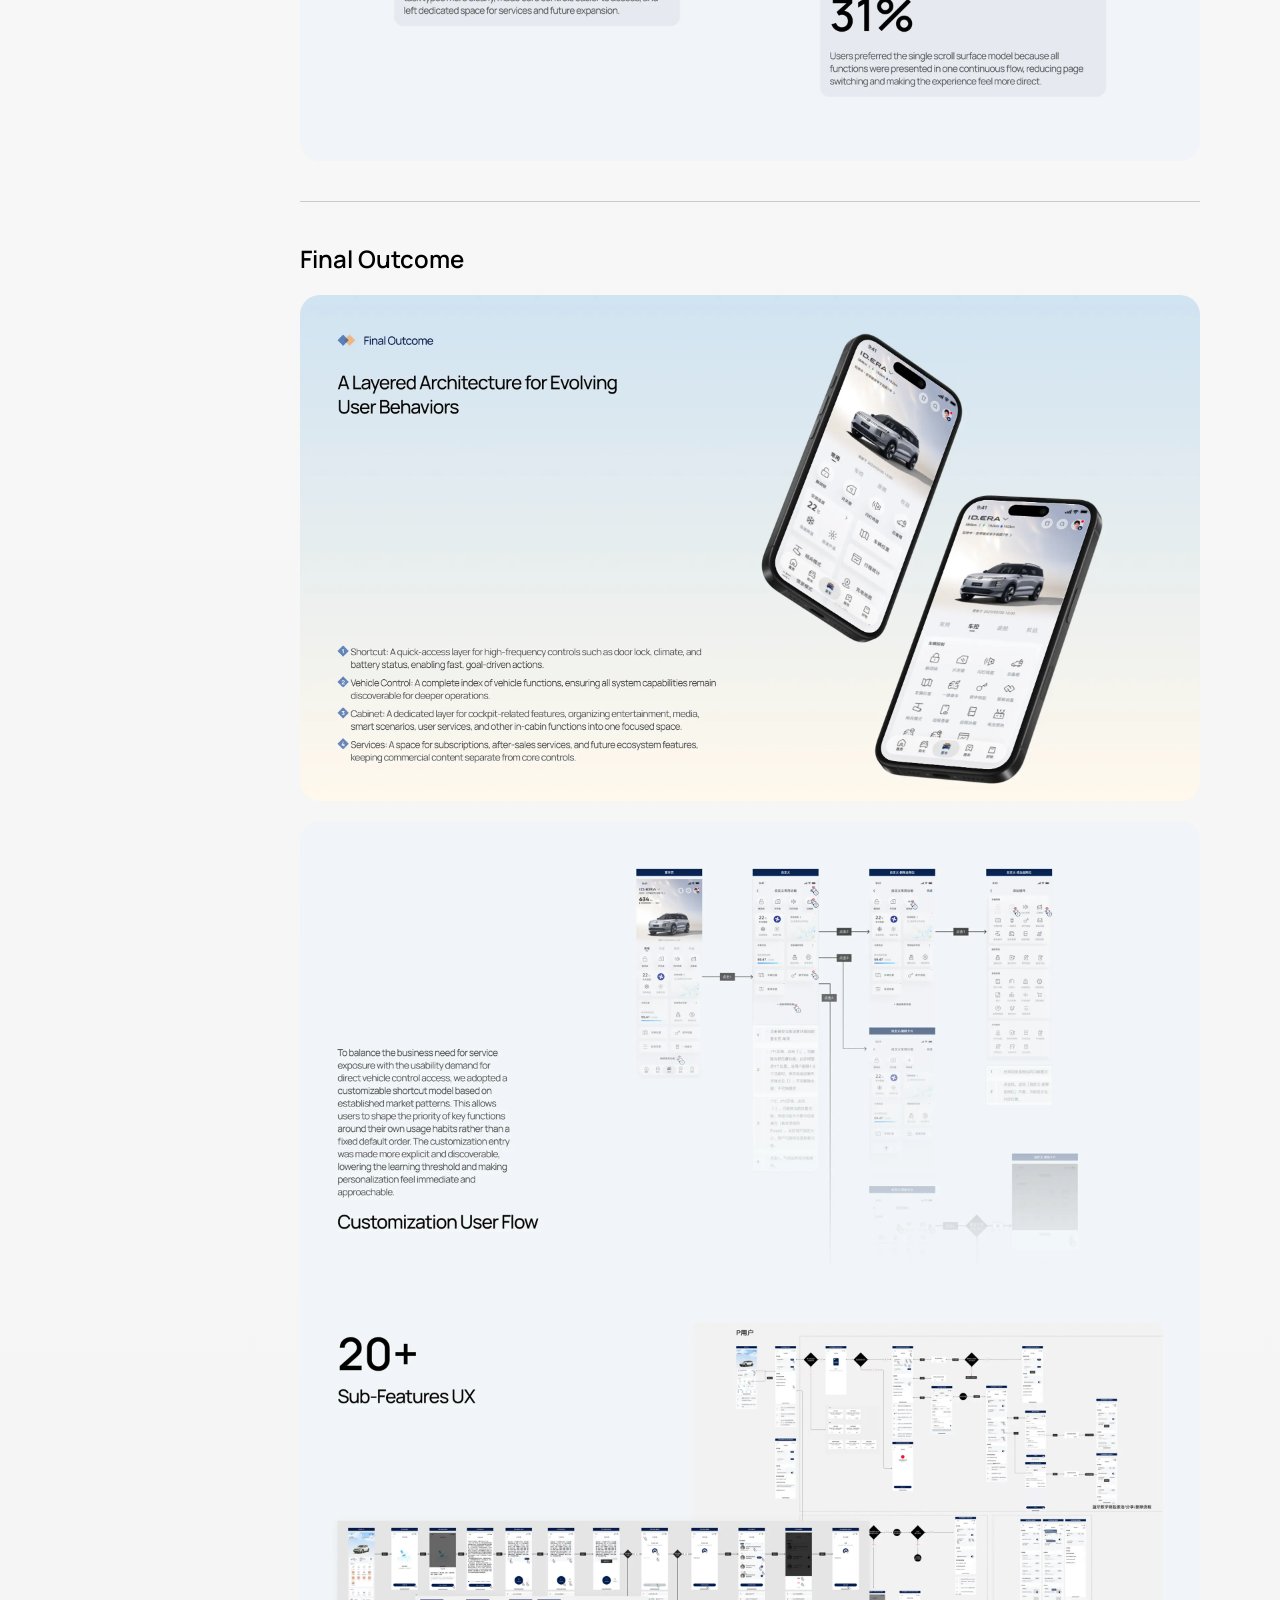
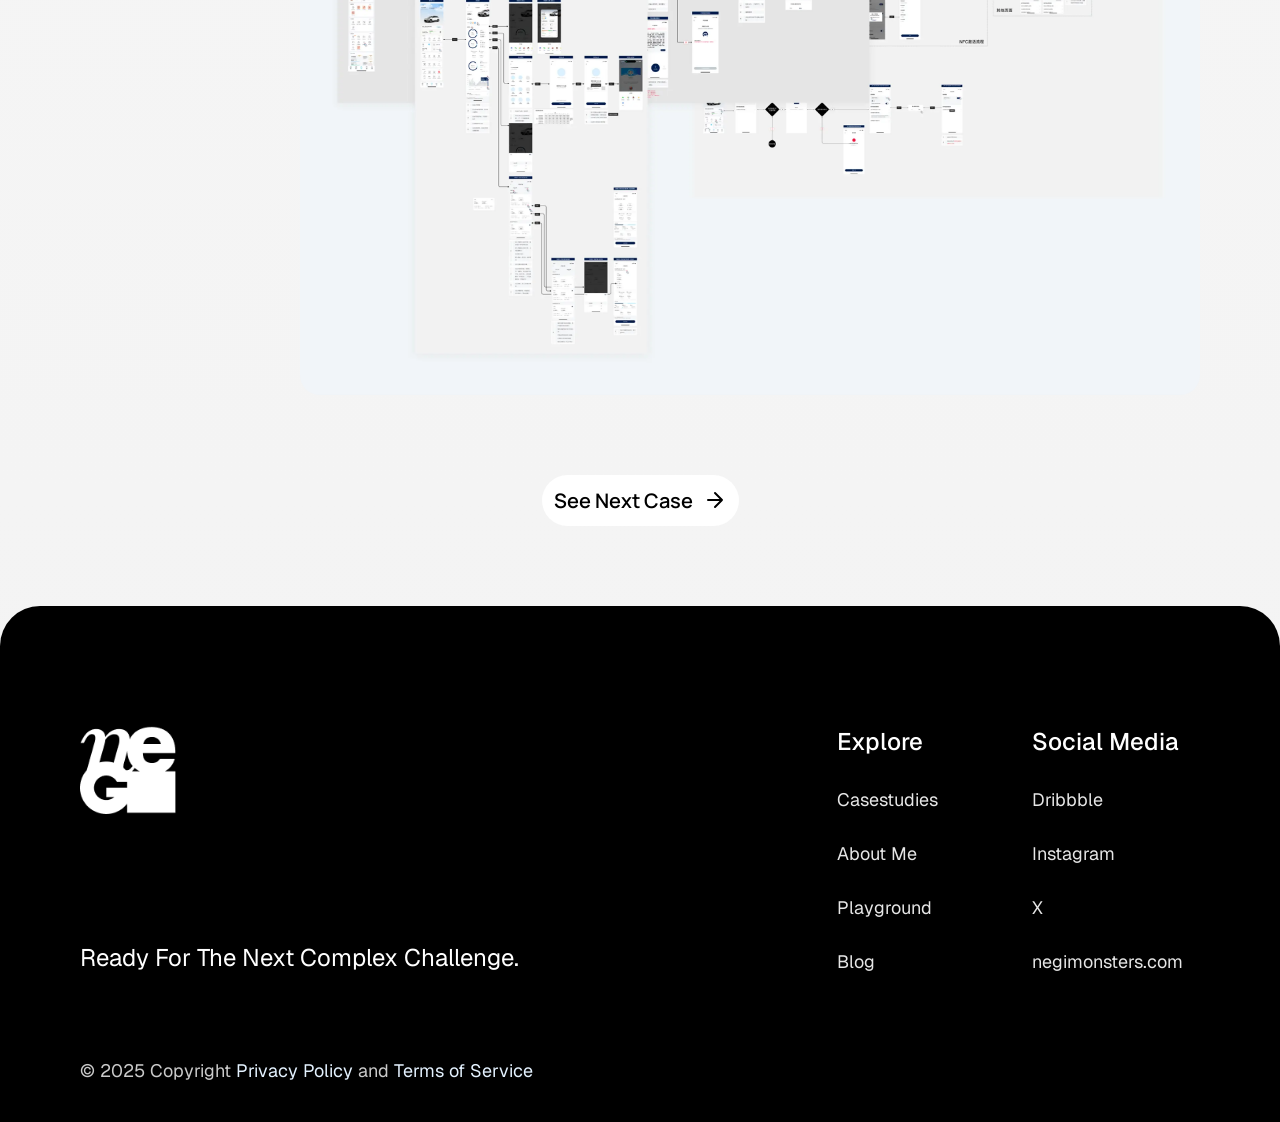
<file: exp.html>
<!DOCTYPE html>
<html lang="en">
<head>
  <meta charset="UTF-8">
  <meta name="viewport" content="width=device-width, initial-scale=1.0">
  <title>Enterprise Mobility Experience</title>
  <link rel="icon" type="image/png" href="favicon.png">
  <link rel="stylesheet" href="expCommon.css">
  <link rel="preconnect" href="https://fonts.googleapis.com">
  <link rel="preconnect" href="https://fonts.gstatic.com" crossorigin>
    <link rel="preload" as="image" href="case1_hero.webp">
  <link href="https://fonts.googleapis.com/css2?family=Geist:wght@400;500&family=Manrope:wght@400;500;600&family=Playfair+Display:ital,wght@1,500&display=swap" rel="stylesheet">
</head>
<body>
  
  <nav class="navbar">
    <div class="nav-logo">
      <img src="Logo.png" alt="Avery Design Logo" id="logo-img">
    </div>
    <div class="nav-menu">
      <a href="index.html" class="nav-link">Home</a>
      <a href="case.html" class="nav-link">About Me</a>
      <a href="project.html" class="nav-link active">Case Studies</a>
      <a href="playground.html" class="nav-link">Playground</a>
    </div>
    <div class="nav-actions">
      <a href="portfolio.pdf" download="portfolio.pdf" target="_blank" class="btn-download">
        Download Resume
        <svg width="24" height="24" viewBox="0 0 24 24" fill="none" xmlns="http://www.w3.org/2000/svg">
          <path d="M12 15V3M12 15L8 11M12 15L16 11M21 15V19C21 19.5304 20.7893 20.0391 20.4142 20.4142C20.0391 20.7893 19.5304 21 19 21H5C4.46957 21 3.96086 20.7893 3.58579 20.4142C3.21071 20.0391 3 19.5304 3 19V15" stroke="currentColor" stroke-width="2" stroke-linecap="round" stroke-linejoin="round"/>
        </svg>
      </a>

      <button class="btn-menu-mobile" id="mobile-menu-btn">
        <svg width="24" height="24" viewBox="0 0 24 24" fill="none" xmlns="http://www.w3.org/2000/svg">
          <path d="M4 6H20M4 12H20M4 18H20" stroke="currentColor" stroke-width="2" stroke-linecap="square" stroke-linejoin="miter" />
        </svg>
      </button>

      <a href="portfolio.pdf" download="portfolio.pdf" target="_blank" class="btn-download-tablet">
        <svg width="24" height="24" viewBox="0 0 24 24" fill="none" xmlns="http://www.w3.org/2000/svg">
          <path d="M12 15V3M12 15L8 11M12 15L16 11M21 15V19C21 19.5304 20.7893 20.0391 20.4142 20.4142C20.0391 20.7893 19.5304 21 19 21H5C4.46957 21 3.96086 20.7893 3.58579 20.4142C3.21071 20.0391 3 19.5304 3 19V15" stroke="currentColor" stroke-width="2" stroke-linecap="round" stroke-linejoin="round"/>
        </svg>
      </a>
    </div>
  </nav>

  <section class="exp-detail-hero">
    <div class="exp-hero-text">
      <h1 class="exp-title">Enterprise Mobility Experience</h1>
      <p class="exp-description">
        Redesigning the vehicle dashboard to improve control efficiency and feature discoverability.
      </p>
    </div>
    <div class="exp-hero-image">
      <img src="case1_hero.webp" alt="Enterprise Mobility App Screens">
    </div>
  </section>

  <section class="exp-detail-content">
    
    <aside class="exp-sidebar">
      <a href="#context" class="sidebar-item">Context</a>
      <a href="#intro1" class="sidebar-item">Strategy</a>
      <a href="#intro2" class="sidebar-item">Design Process</a>
      <a href="#intro3" class="sidebar-item">Final Outcome </a>
    </aside>

    <div class="exp-info-list">
      
      <div class="info-block" id="context">
        <h3 class="info-title">Context</h3>
        <div class="info-image">
          <img src="case1_image1.webp" alt="Project Screenshot 2" loading="lazy">
        </div>
      </div>
      <div class="info-block" id="intro1">
        <h3 class="info-title">Strategy</h3>
        <div class="info-image">
          <img src="case1_image2.webp" alt="Project Screenshot 2" loading="lazy">
        </div>
      </div>

      <div class="info-block" id="intro2">
        <h3 class="info-title">Design Process</h3>
        <div class="info-image">
          <img src="case1_image3.webp" alt="Project Screenshot 3" loading="lazy">
        </div>
        <div class="info-image">
          <img src="case1_image4.webp" alt="Project Screenshot 4" loading="lazy">
        </div>
        <div class="info-image">
          <img src="case1_image5.webp" alt="Project Screenshot 5" loading="lazy">
        </div>
      </div>

      <div class="info-block" id="intro3">
        <h3 class="info-title">Final Outcome</h3>
        <div class="info-image">
          <img src="case1_image6.webp" alt="Project Screenshot 3" loading="lazy">
        </div>
        <div class="info-image">
          <img src="case1_image7.webp" alt="Project Screenshot 3" loading="lazy">
        </div>
      </div>
    </div>
  </section>

  <section class="next-case-section">
    <a href="exp3.html" class="next-case-btn">
      See Next Case 
      <svg width="24" height="24" viewBox="0 0 24 24" fill="none" xmlns="http://www.w3.org/2000/svg">
        <path d="M5 12H19 M12 5L19 12L12 19" stroke="currentColor" stroke-width="2" stroke-linecap="round" stroke-linejoin="round"/>
      </svg>
    </a>
  </section>

  <footer class="footer-section">
    <div class="footer-top">
      <div class="footer-brand">
        <img src="footerLogo.png" alt="Negi Design Logo" class="footer-logo">
        <p class="footer-slogan">Ready For The Next Complex Challenge.</p>
      </div>

      <div class="footer-links-container">
        <div class="footer-nav-col">
          <h4 class="footer-col-title">Explore</h4>
          <a href="index.html#case-studies" class="footer-link">Casestudies</a>
          <a href="index.html#about" class="footer-link">About Me</a>
          <a href="index.html#playground" class="footer-link">Playground</a>
          <a href="index.html#blog" class="footer-link">Blog</a>
        </div>
        
        <div class="footer-nav-col">
          <h4 class="footer-col-title">Social Media</h4>
          <a href="https://dribbble.com/AveryMC" class="footer-link" target="_blank">Dribbble</a>
          <a href="https://www.instagram.com/negi_designnn/" class="footer-link" target="_blank">Instagram</a>
          <a href="https://x.com/negidesignlab" class="footer-link" target="_blank">X</a>
          <a href="https://negimonsters.com/" class="footer-link" target="_blank">negimonsters.com</a>
        </div>
      </div>
    </div>

    <div class="footer-bottom">
      <p class="copyright-text">
        © 2025 Copyright <a href="#" class="legal-link">Privacy Policy</a> and <a href="#" class="legal-link">Terms of Service</a>
      </p>
    </div>
  </footer>

  <script src="exp.js"></script>
</body>
</html>
</file>
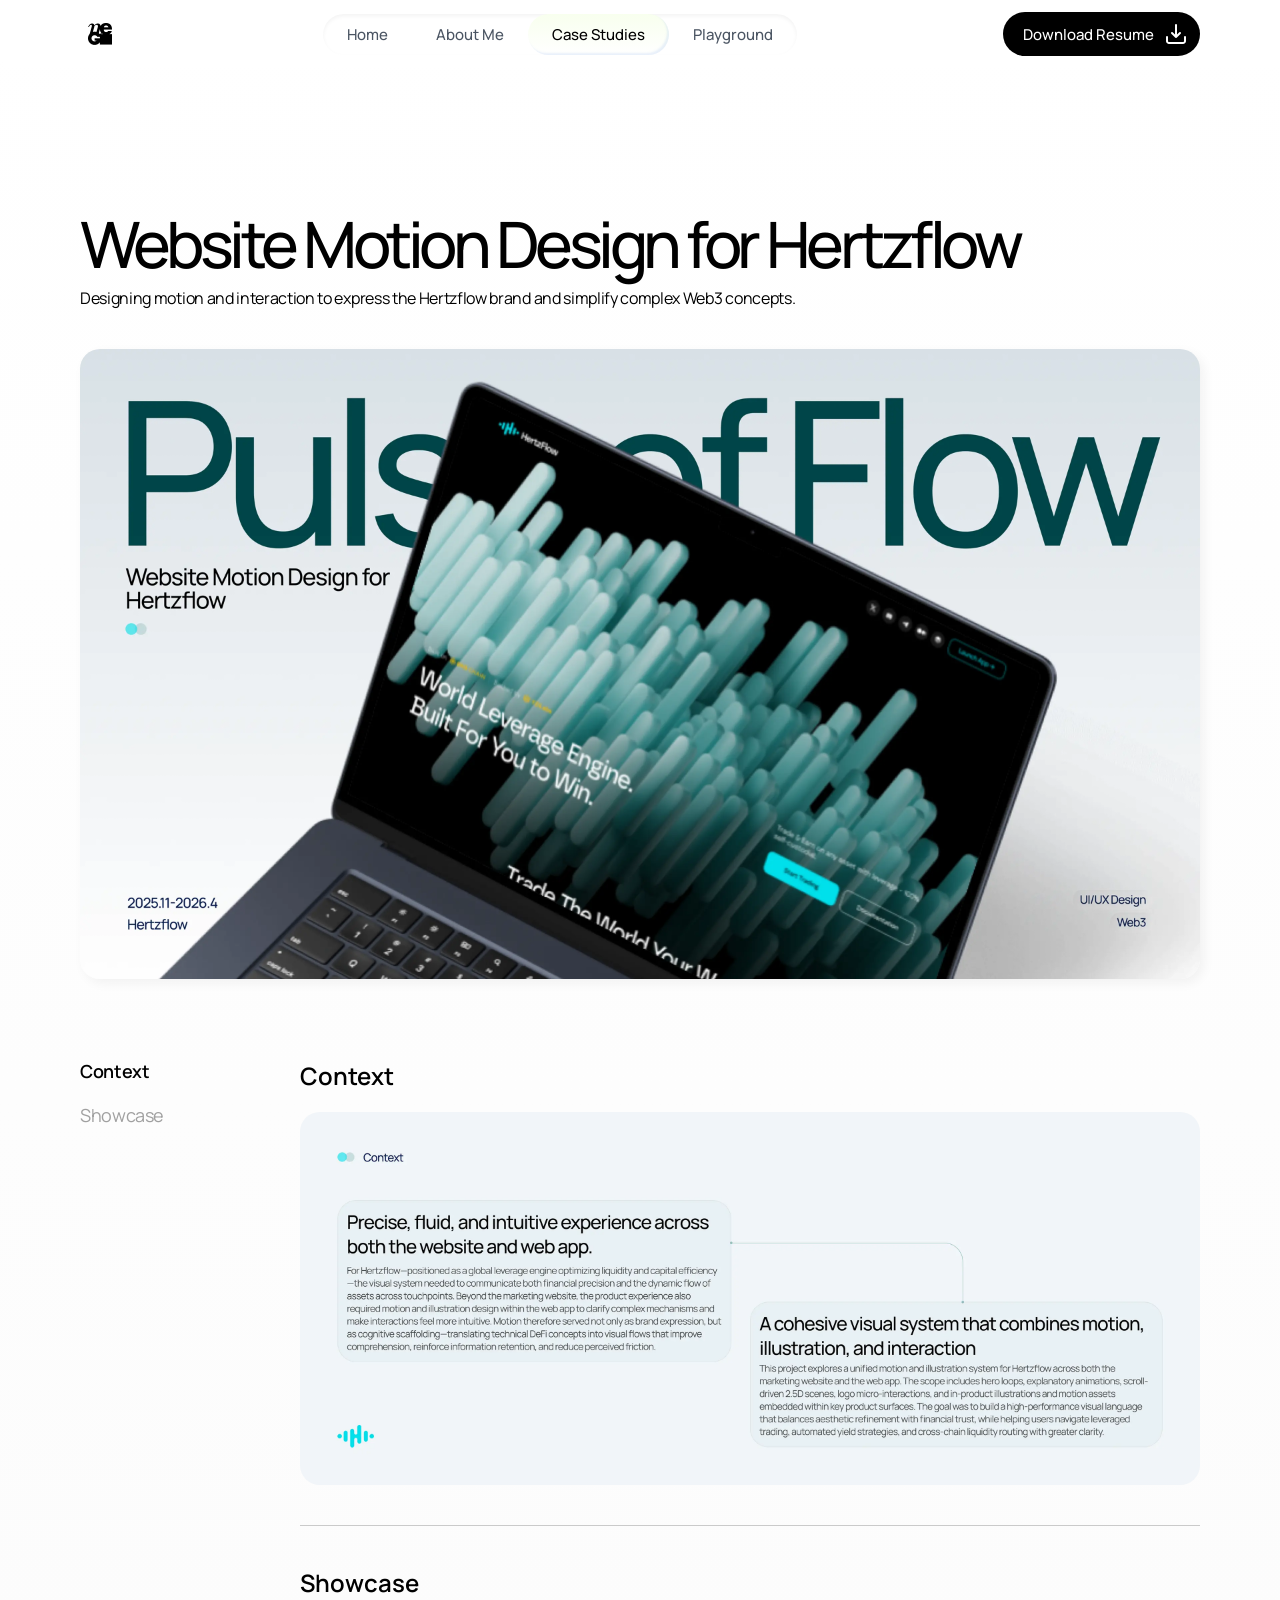
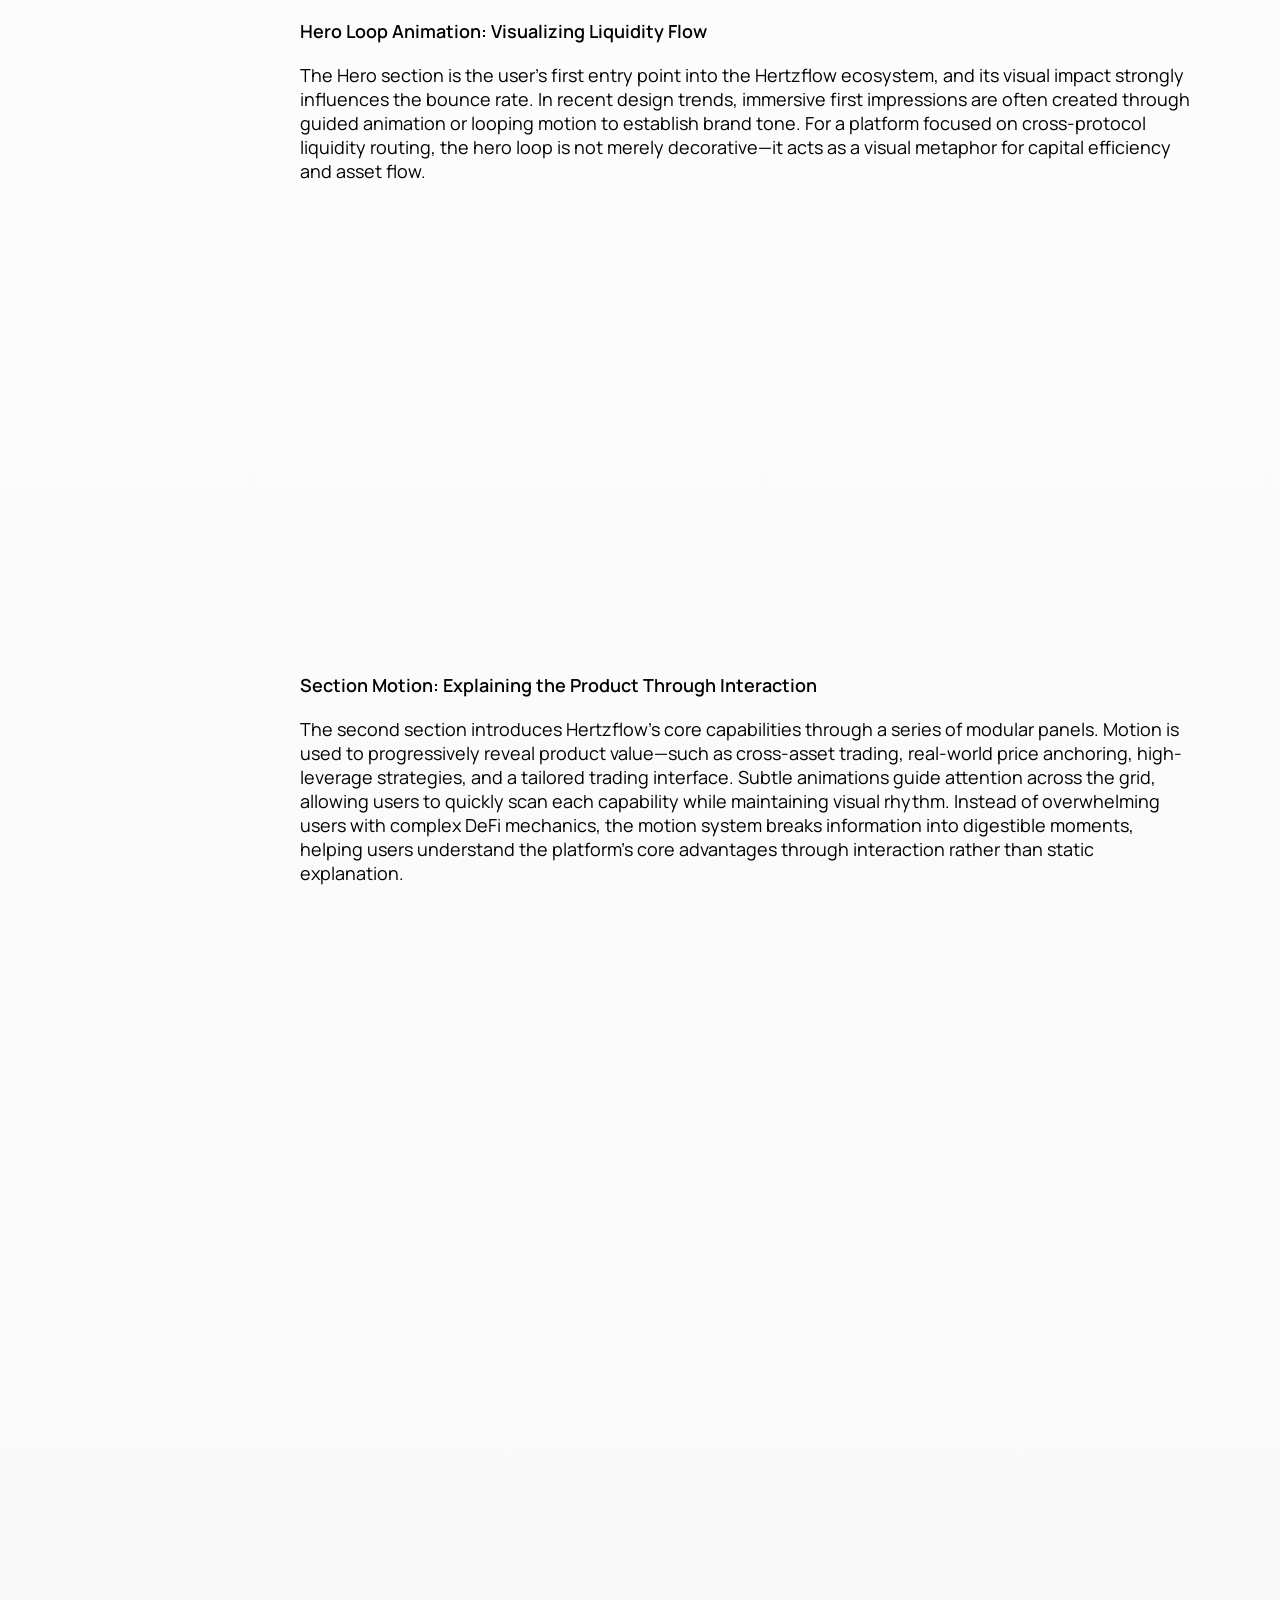
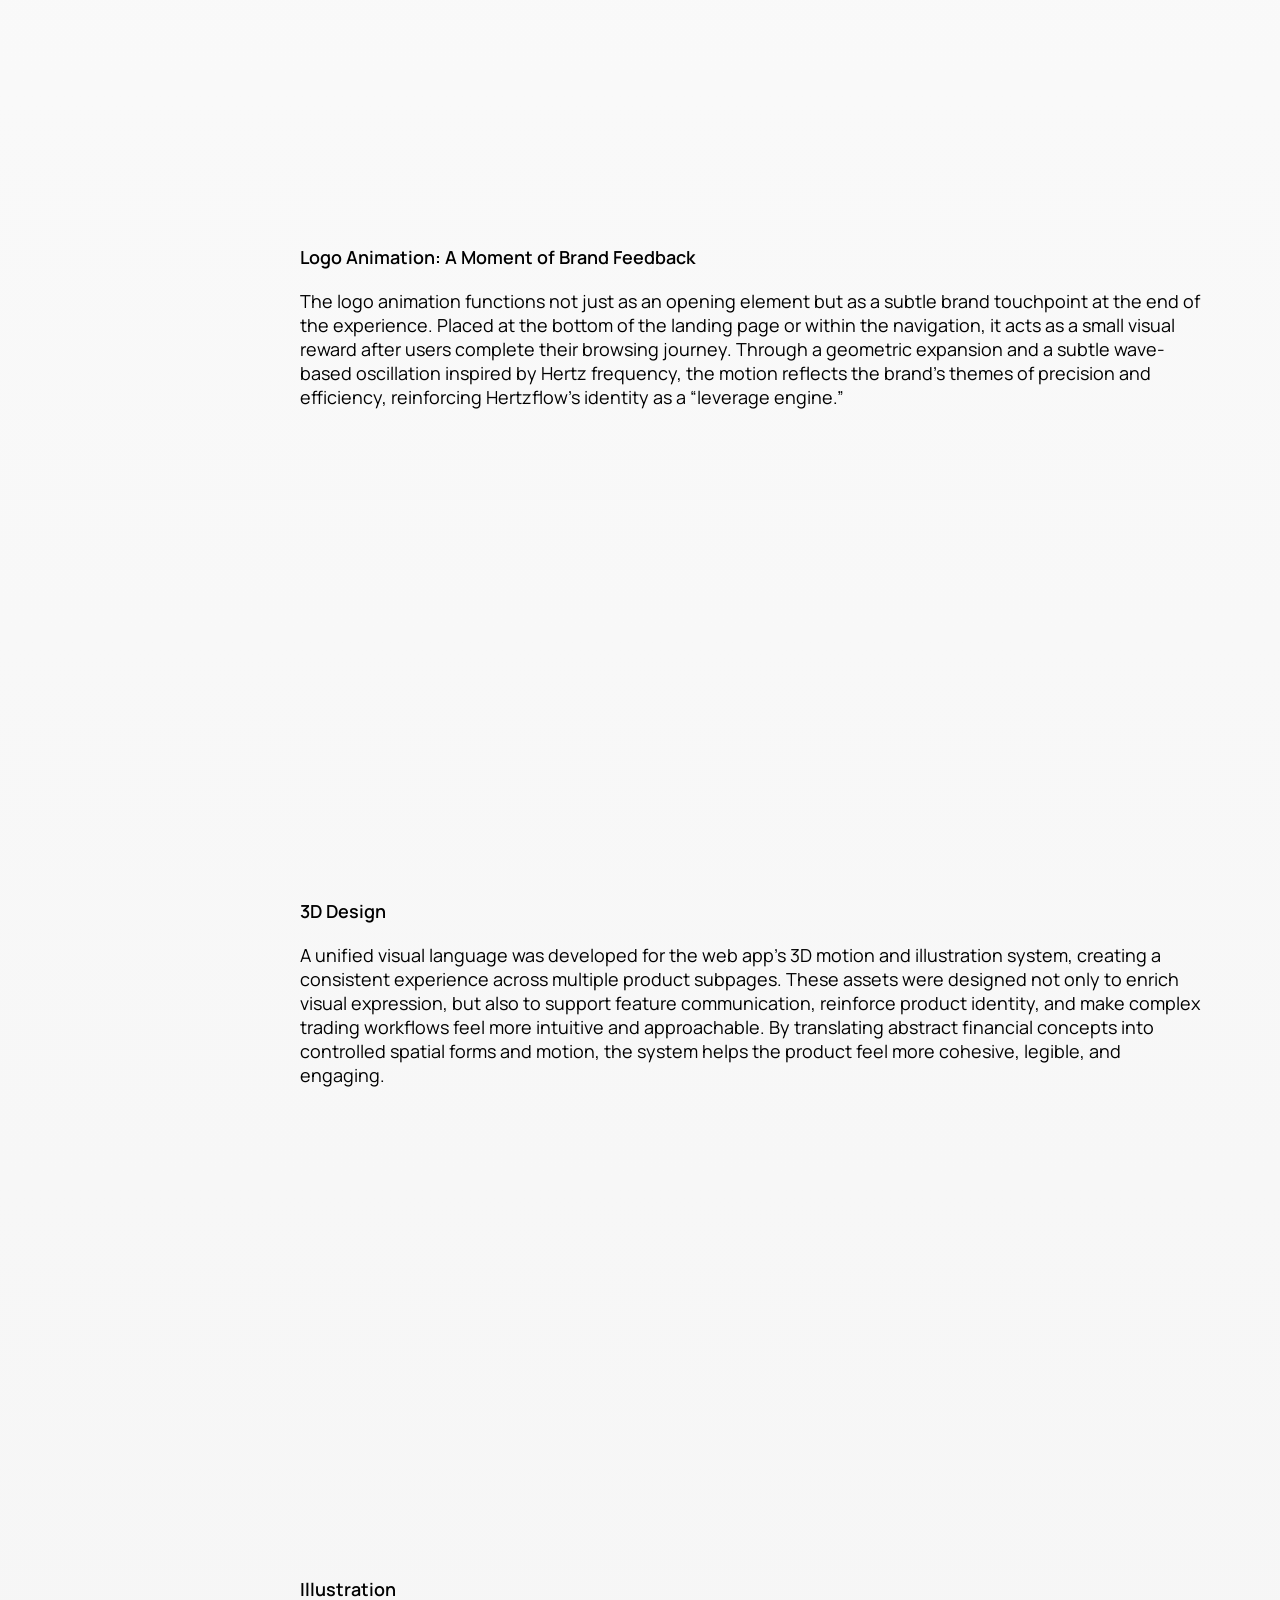
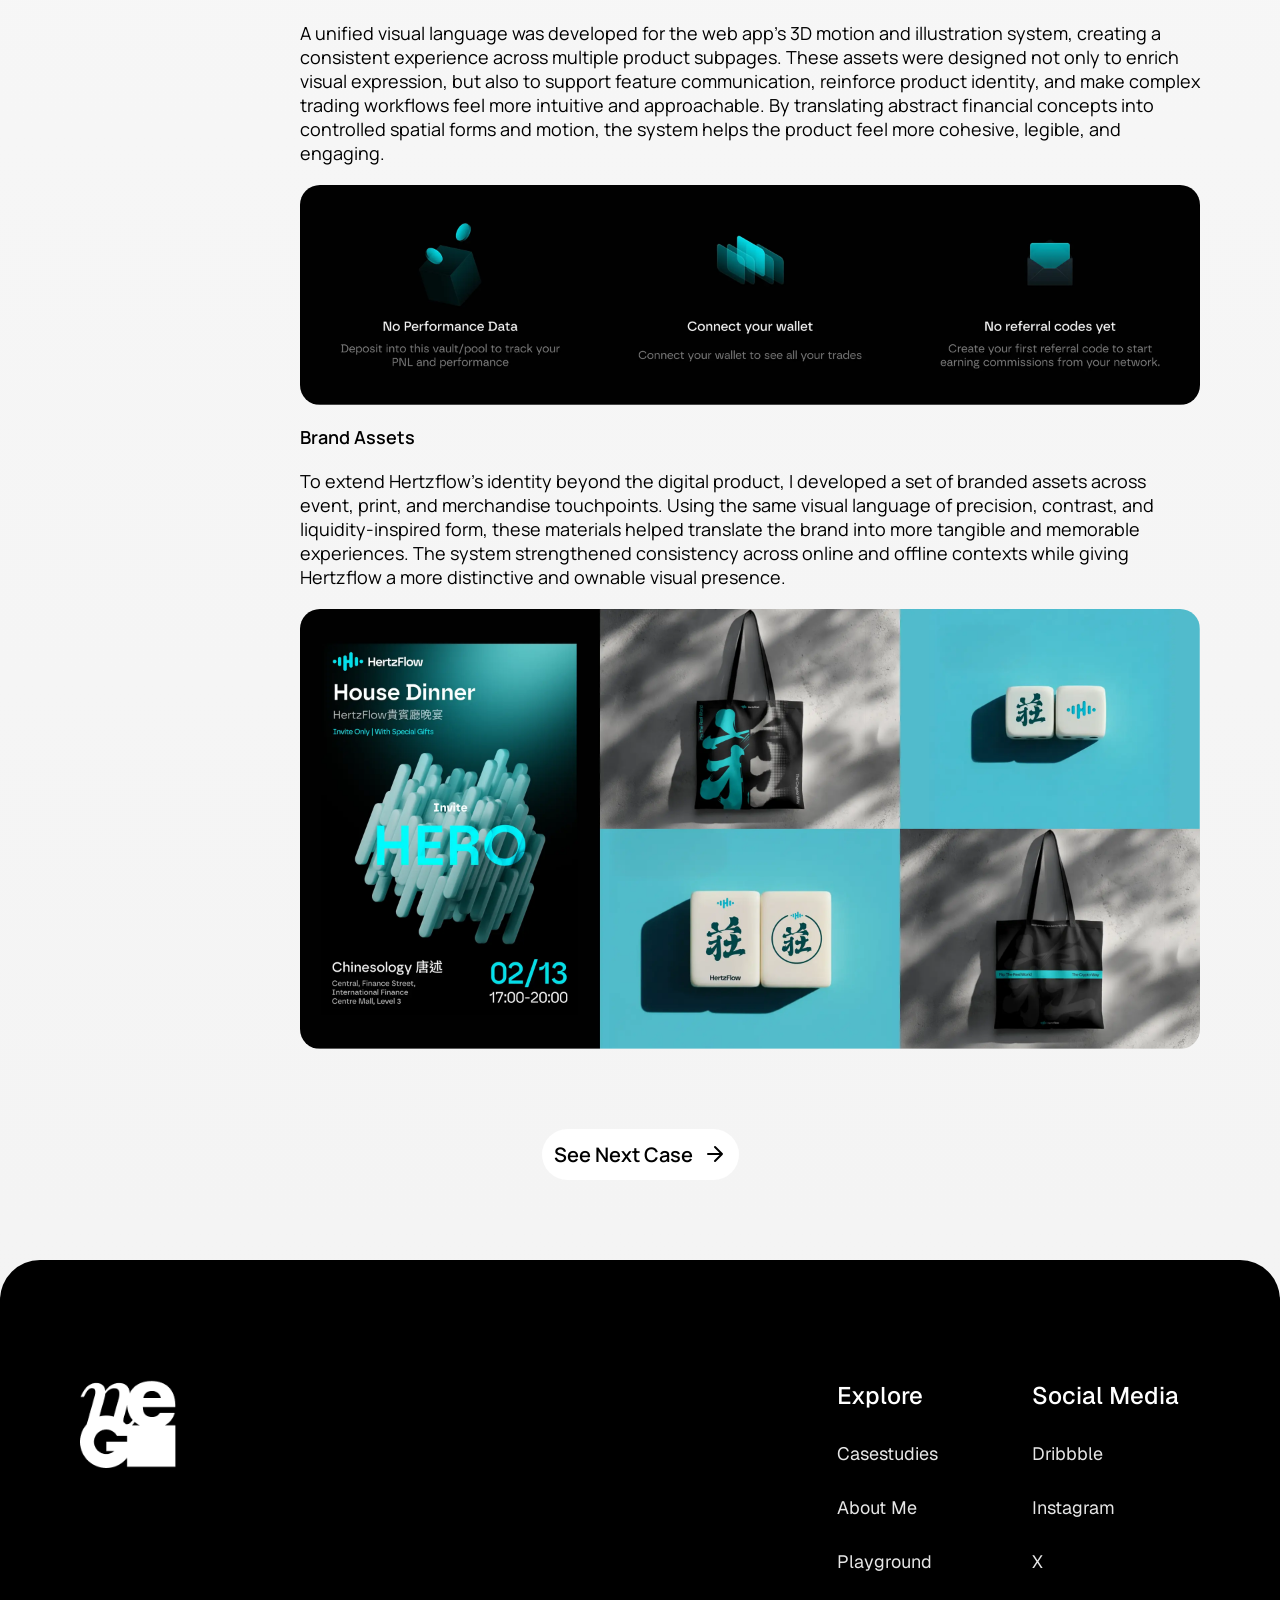
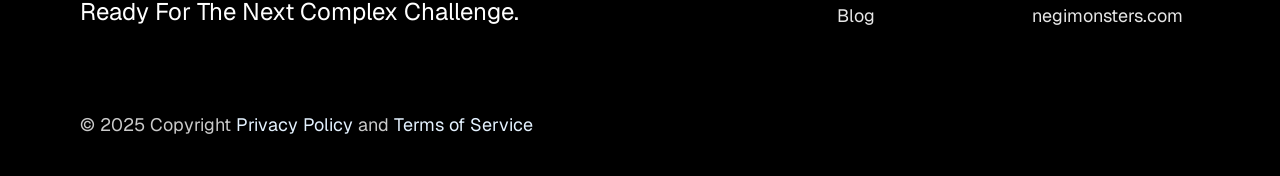
<file: exp2.html>
<!DOCTYPE html>
<html lang="en">
<head>
  <meta charset="UTF-8">
  <meta name="viewport" content="width=device-width, initial-scale=1.0">
  <title>Website Motion Design for Hertzflow</title>
  <link rel="icon" type="image/png" href="favicon.png">
  <link rel="stylesheet" href="expCommon.css">
  <link rel="preconnect" href="https://fonts.googleapis.com">
  <link rel="preconnect" href="https://fonts.gstatic.com" crossorigin>
  <link rel="preload" as="image" href="case2_hero.webp">
  <link href="https://fonts.googleapis.com/css2?family=Geist:wght@400;500&family=Manrope:wght@400;500;600&family=Playfair+Display:ital,wght@1,500&display=swap" rel="stylesheet">
</head>
<body>
  
  <nav class="navbar">
    <div class="nav-logo">
      <img src="Logo.png" alt="Avery Design Logo" id="logo-img">
    </div>
    <div class="nav-menu">
      <a href="index.html" class="nav-link">Home</a>
      <a href="case.html" class="nav-link">About Me</a>
      <a href="project.html" class="nav-link active">Case Studies</a>
      <a href="playground.html" class="nav-link">Playground</a>
    </div>
    <div class="nav-actions">
      <a href="portfolio.pdf" download="portfolio.pdf" target="_blank" class="btn-download">
        Download Resume
        <svg width="24" height="24" viewBox="0 0 24 24" fill="none" xmlns="http://www.w3.org/2000/svg">
          <path d="M12 15V3M12 15L8 11M12 15L16 11M21 15V19C21 19.5304 20.7893 20.0391 20.4142 20.4142C20.0391 20.7893 19.5304 21 19 21H5C4.46957 21 3.96086 20.7893 3.58579 20.4142C3.21071 20.0391 3 19.5304 3 19V15" stroke="currentColor" stroke-width="2" stroke-linecap="round" stroke-linejoin="round"/>
        </svg>
      </a>

      <button class="btn-menu-mobile" id="mobile-menu-btn">
        <svg width="24" height="24" viewBox="0 0 24 24" fill="none" xmlns="http://www.w3.org/2000/svg">
          <path d="M4 6H20M4 12H20M4 18H20" stroke="currentColor" stroke-width="2" stroke-linecap="square" stroke-linejoin="miter" />
        </svg>
      </button>

      <a href="portfolio.pdf" download="portfolio.pdf" target="_blank" class="btn-download-tablet">
        <svg width="24" height="24" viewBox="0 0 24 24" fill="none" xmlns="http://www.w3.org/2000/svg">
          <path d="M12 15V3M12 15L8 11M12 15L16 11M21 15V19C21 19.5304 20.7893 20.0391 20.4142 20.4142C20.0391 20.7893 19.5304 21 19 21H5C4.46957 21 3.96086 20.7893 3.58579 20.4142C3.21071 20.0391 3 19.5304 3 19V15" stroke="currentColor" stroke-width="2" stroke-linecap="round" stroke-linejoin="round"/>
        </svg>
      </a>
    </div>
  </nav>

  <section class="exp-detail-hero">
    <div class="exp-hero-text">
      <h1 class="exp-title">Website Motion Design for Hertzflow</h1>
      <p class="exp-description">
        Designing motion and interaction to express the Hertzflow brand and simplify complex Web3 concepts.
      </p>
    </div>
    <div class="exp-hero-image">
      <img src="case2_hero.webp" alt="Website Motion Design for Hertzflow">
    </div>
  </section>

  <section class="exp-detail-content">
    
    <aside class="exp-sidebar">
      <a href="#context" class="sidebar-item">Context</a>
      <a href="#intro1" class="sidebar-item">Showcase</a>
    </aside>

    <div class="exp-info-list">
      
      <div class="info-block" id="context">
        <h3 class="info-title">Context</h3>
        <div class="info-image">
          <img src="case2_image1.webp" alt="Project Screenshot 2" loading="lazy">
        </div>
      </div>
      <div class="info-block" id="intro1">
        <h3 class="info-title">Showcase</h3>
        <p class="info-subtitle">Hero Loop Animation: Visualizing Liquidity Flow</p>
        <p class="info-desc">The Hero section is the user’s first entry point into the Hertzflow ecosystem, 
          and its visual impact strongly influences the bounce rate. In recent design trends, 
          immersive first impressions are often created through guided animation or looping motion to establish brand tone. 
          For a platform focused on cross-protocol liquidity routing, 
          the hero loop is not merely decorative—it acts as a visual metaphor for capital efficiency and asset flow.</p>
        <div class="info-video">
          <video src="v1.mp4" autoplay loop muted playsinline></video>
        </div>
        <p class="info-subtitle">Section Motion: Explaining the Product Through Interaction</p>
        <p class="info-desc">The second section introduces Hertzflow’s core capabilities through a series of modular panels. 
          Motion is used to progressively reveal product value—such as cross-asset trading, real-world price anchoring, 
          high-leverage strategies, and a tailored trading interface. Subtle animations guide attention across the grid, 
          allowing users to quickly scan each capability while maintaining visual rhythm. 
          Instead of overwhelming users with complex DeFi mechanics, the motion system breaks information into digestible moments, 
          helping users understand the platform’s core advantages through interaction rather than static explanation.</p>
        <div class="info-video">
          <video src="v2.mp4" autoplay loop muted playsinline></video>
        </div>
        <div class="info-video">
          <video src="v3.mp4" autoplay loop muted playsinline></video>
        </div>
        <p class="info-subtitle">Logo Animation: A Moment of Brand Feedback</p>
        <p class="info-desc">The logo animation functions not just as an opening element but as a subtle brand touchpoint at the end of the experience. 
          Placed at the bottom of the landing page or within the navigation, 
          it acts as a small visual reward after users complete their browsing journey.
          Through a geometric expansion and a subtle wave-based oscillation inspired by Hertz frequency, 
          the motion reflects the brand’s themes of precision and efficiency, reinforcing Hertzflow’s identity as a “leverage engine.”</p>
        <div class="info-video">
          <video src="case2_v1.mp4" autoplay loop muted playsinline></video>
        </div>
        <p class="info-subtitle">3D Design</p>
        <p class="info-desc">A unified visual language was developed for the 
          web app’s 3D motion and illustration system, creating a consistent 
          experience across multiple product subpages. These assets were 
          designed not only to enrich visual expression, but also to support 
          feature communication, reinforce product identity, and make complex 
          trading workflows feel more intuitive and approachable. 
          By translating abstract financial concepts into controlled spatial forms 
          and motion, the system helps the product feel more cohesive, legible, and engaging.</p>
        <div class="info-video">
          <video src="case2_v2.mp4" autoplay loop muted playsinline></video>
        </div>
        <p class="info-subtitle">Illustration</p>
        <p class="info-desc">A unified visual language was developed for 
          the web app’s 3D motion and illustration system, creating a 
          consistent experience across multiple product subpages. 
          These assets were designed not only to enrich visual expression, 
          but also to support feature communication, reinforce product identity, 
          and make complex trading workflows feel more intuitive and approachable. 
          By translating abstract financial concepts into controlled spatial forms and motion, 
          the system helps the product feel more cohesive, legible, and engaging.</p>
        <div class="info-image">
          <img src="case2_image2.webp" alt="Project Screenshot 2" loading="lazy">
        </div>
        <p class="info-subtitle">Brand Assets</p>
        <p class="info-desc">To extend Hertzflow’s identity beyond the digital product, 
          I developed a set of branded assets across event, print, and merchandise touchpoints. 
          Using the same visual language of precision, contrast, 
          and liquidity-inspired form, these materials helped translate 
          the brand into more tangible and memorable experiences. 
          The system strengthened consistency across online and 
          offline contexts while giving Hertzflow a more distinctive and ownable visual presence.</p>
        <div class="info-image">
          <img src="case2_image3.webp" alt="Project Screenshot 2" loading="lazy">
        </div>
      </div>
    </div>
  </section>

  <section class="next-case-section">
    <a href="exp3.html" class="next-case-btn">
      See Next Case 
      <svg width="24" height="24" viewBox="0 0 24 24" fill="none" xmlns="http://www.w3.org/2000/svg">
        <path d="M5 12H19 M12 5L19 12L12 19" stroke="currentColor" stroke-width="2" stroke-linecap="round" stroke-linejoin="round"/>
      </svg>
    </a>
  </section>

  <footer class="footer-section">
    <div class="footer-top">
      <div class="footer-brand">
        <img src="footerLogo.png" alt="Negi Design Logo" class="footer-logo">
        <p class="footer-slogan">Ready For The Next Complex Challenge.</p>
      </div>

      <div class="footer-links-container">
        <div class="footer-nav-col">
          <h4 class="footer-col-title">Explore</h4>
          <a href="index.html#case-studies" class="footer-link">Casestudies</a>
          <a href="index.html#about" class="footer-link">About Me</a>
          <a href="index.html#playground" class="footer-link">Playground</a>
          <a href="index.html#blog" class="footer-link">Blog</a>
        </div>
        
        <div class="footer-nav-col">
          <h4 class="footer-col-title">Social Media</h4>
          <a href="https://dribbble.com/AveryMC" class="footer-link" target="_blank">Dribbble</a>
          <a href="https://www.instagram.com/negi_designnn/" class="footer-link" target="_blank">Instagram</a>
          <a href="https://x.com/negidesignlab" class="footer-link" target="_blank">X</a>
          <a href="https://negimonsters.com/" class="footer-link" target="_blank">negimonsters.com</a>
        </div>
      </div>
    </div>

    <div class="footer-bottom">
      <p class="copyright-text">
        © 2025 Copyright <a href="#" class="legal-link">Privacy Policy</a> and <a href="#" class="legal-link">Terms of Service</a>
      </p>
    </div>
  </footer>

  <script src="exp.js"></script>
</body>
</html>
</file>
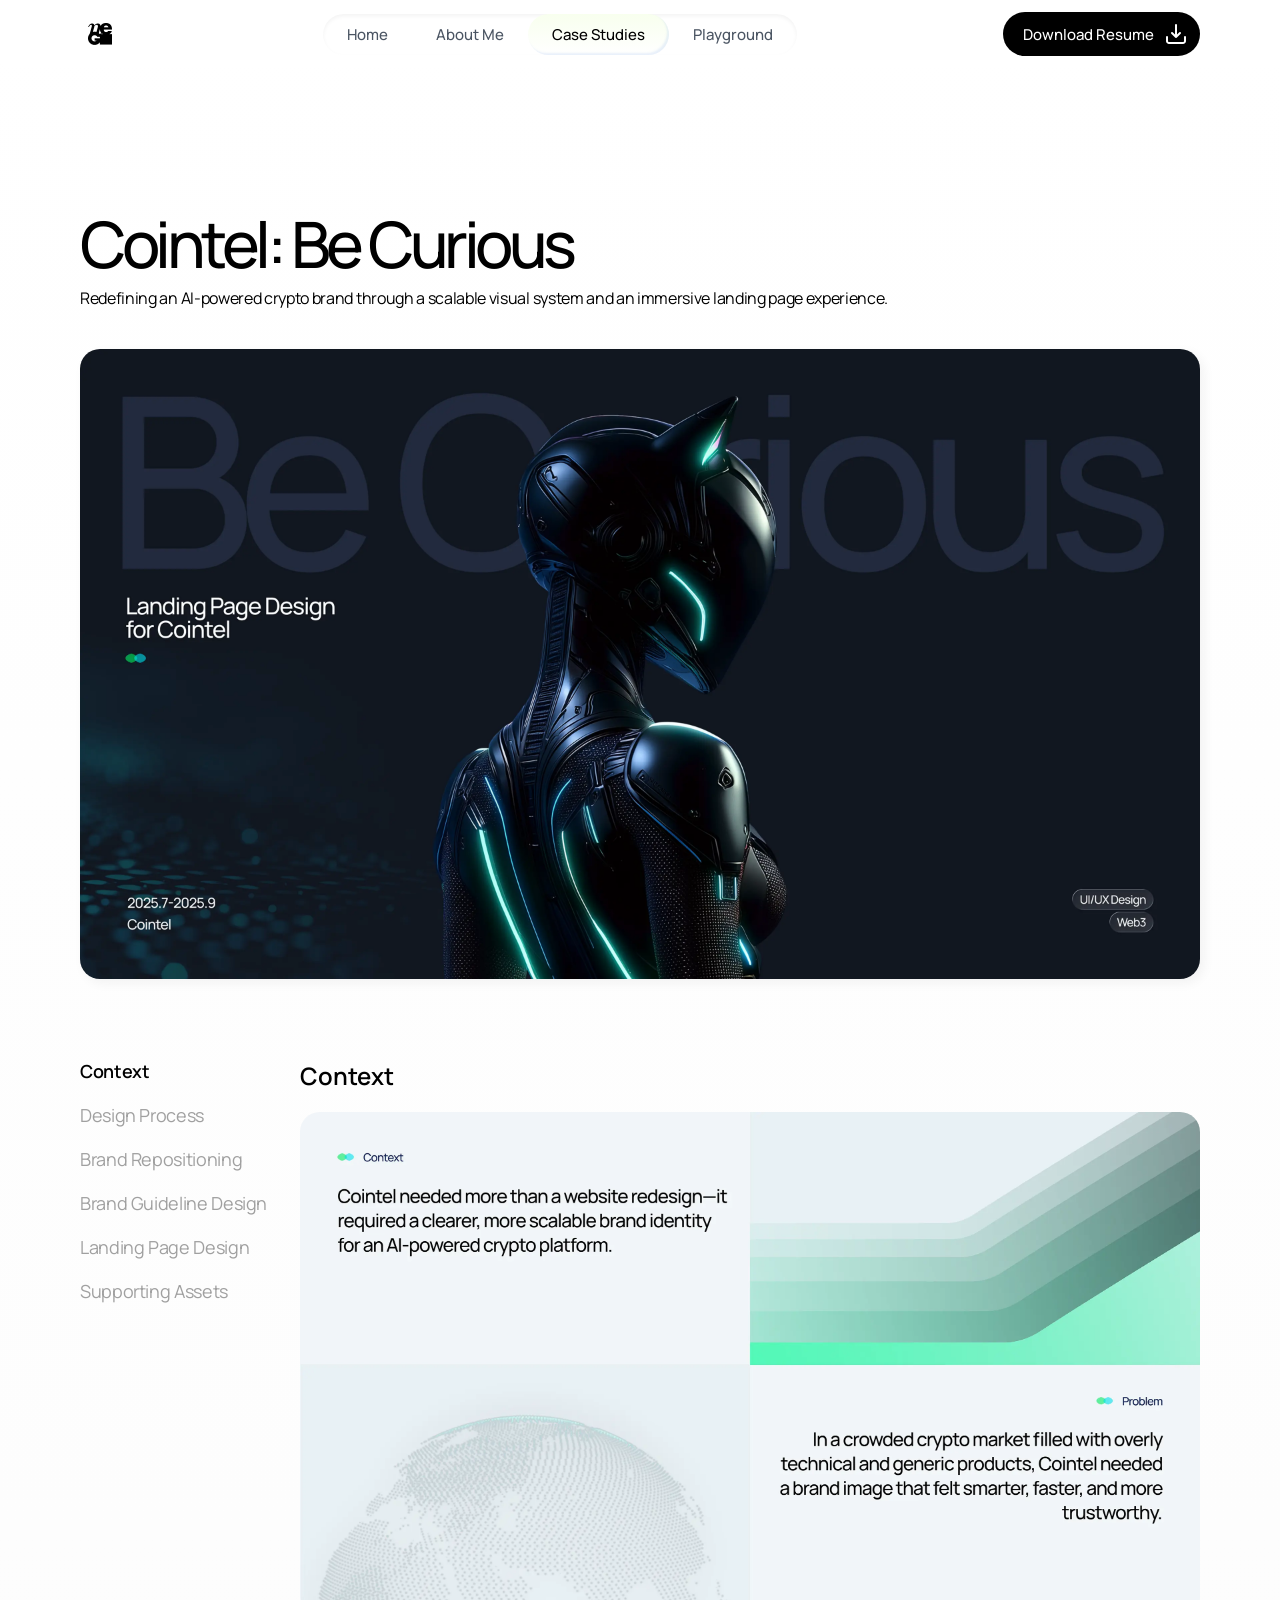
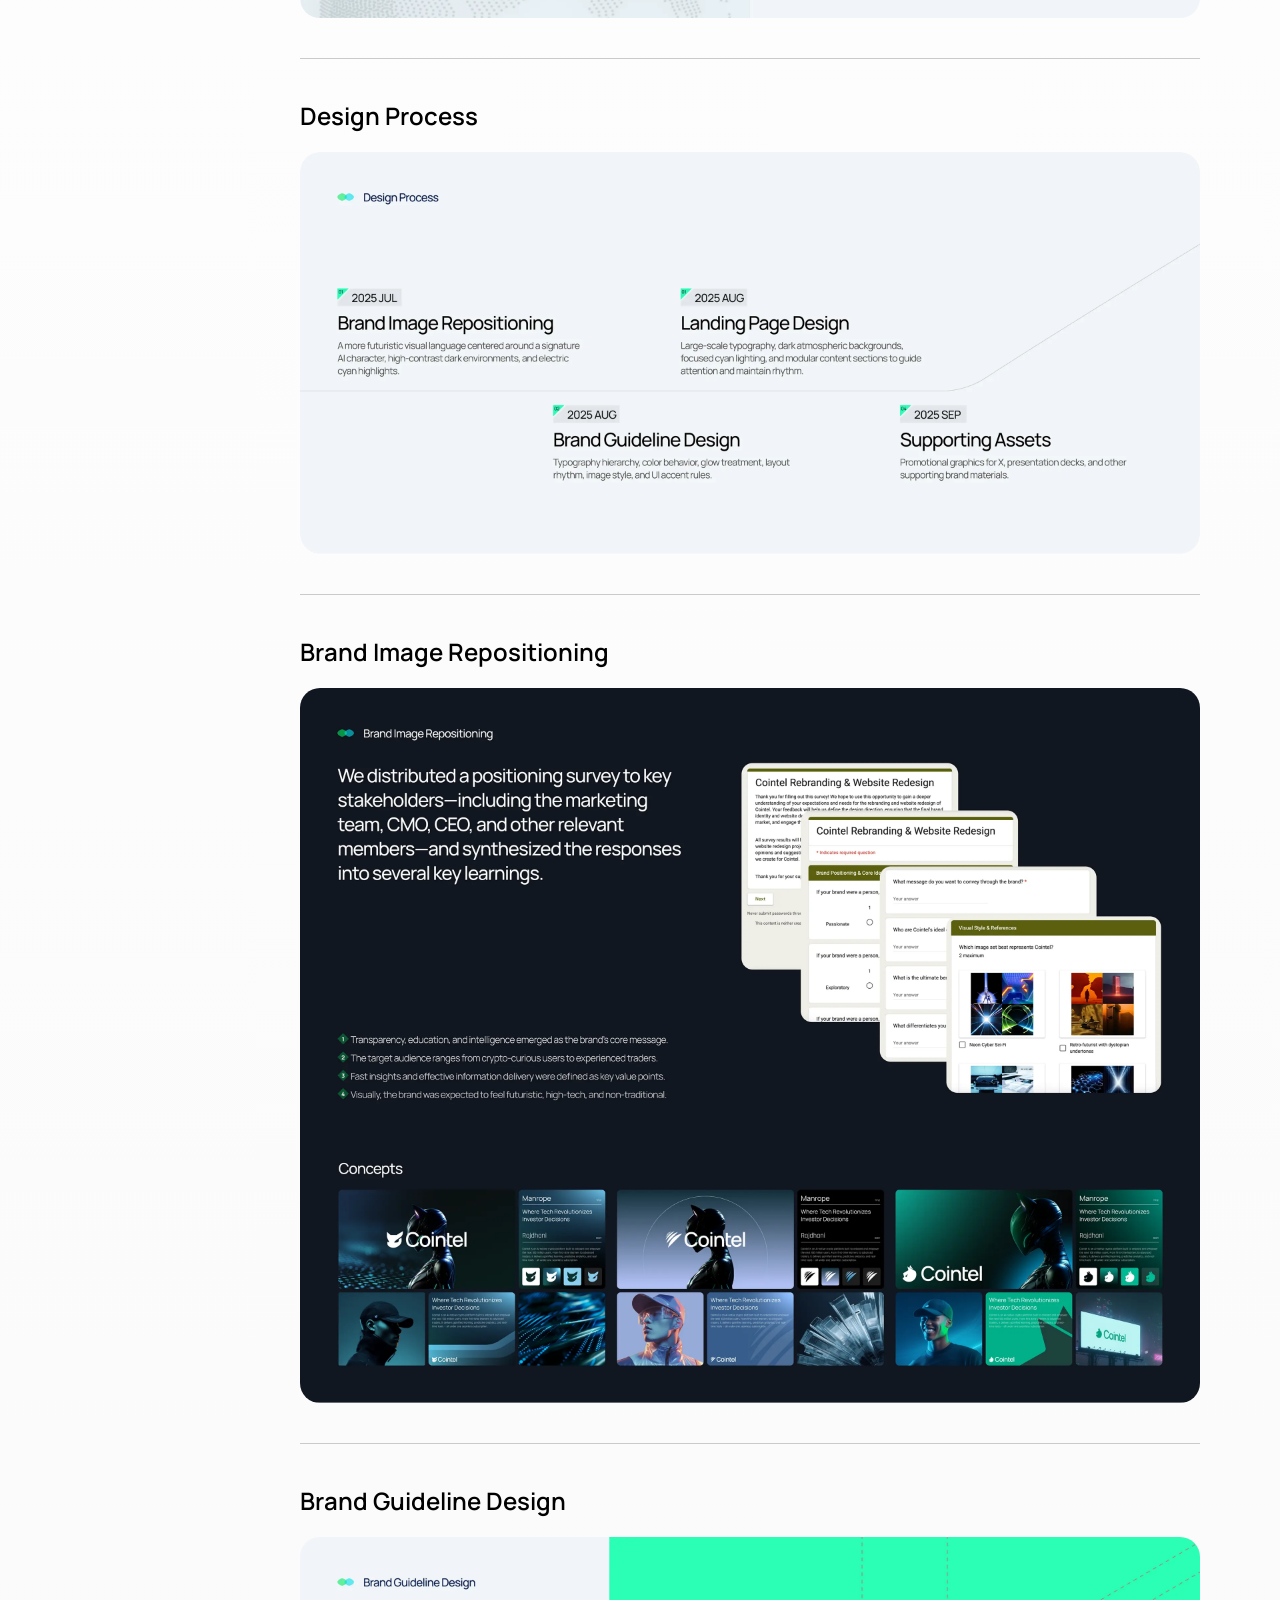
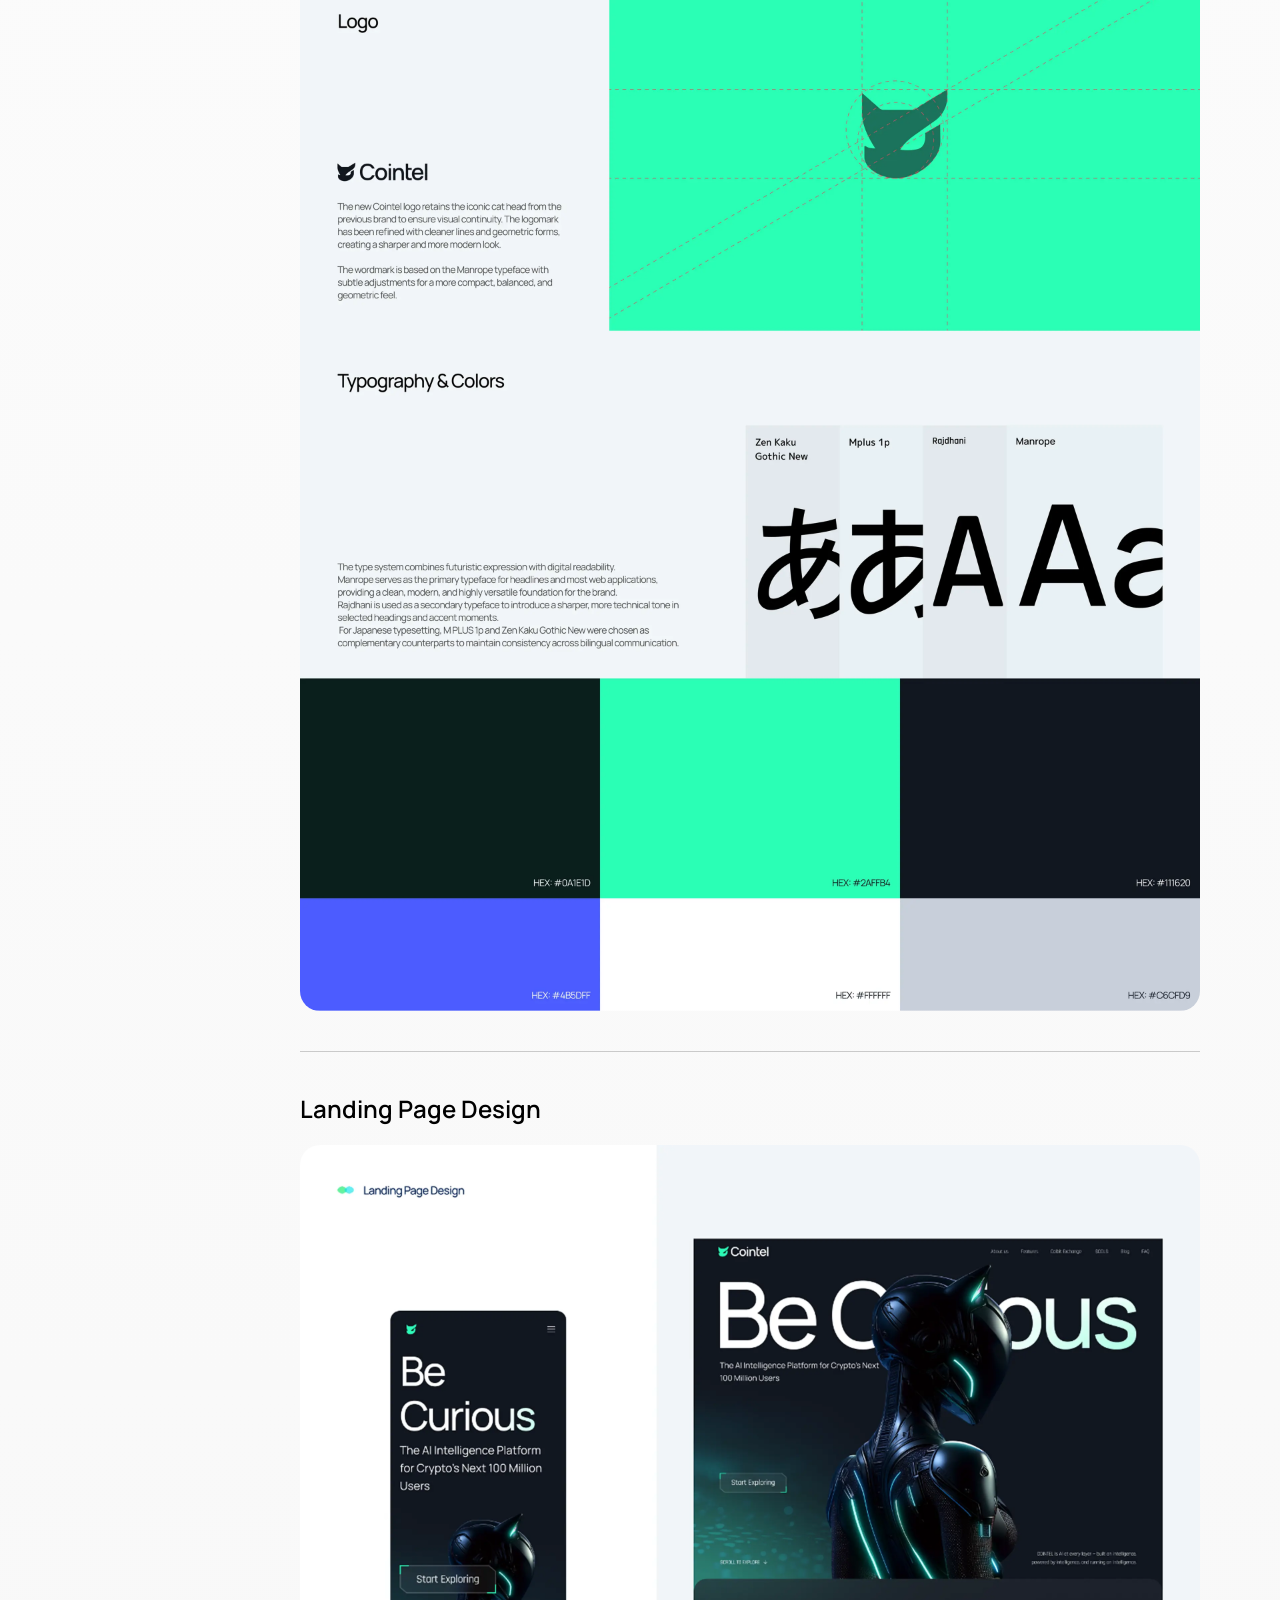
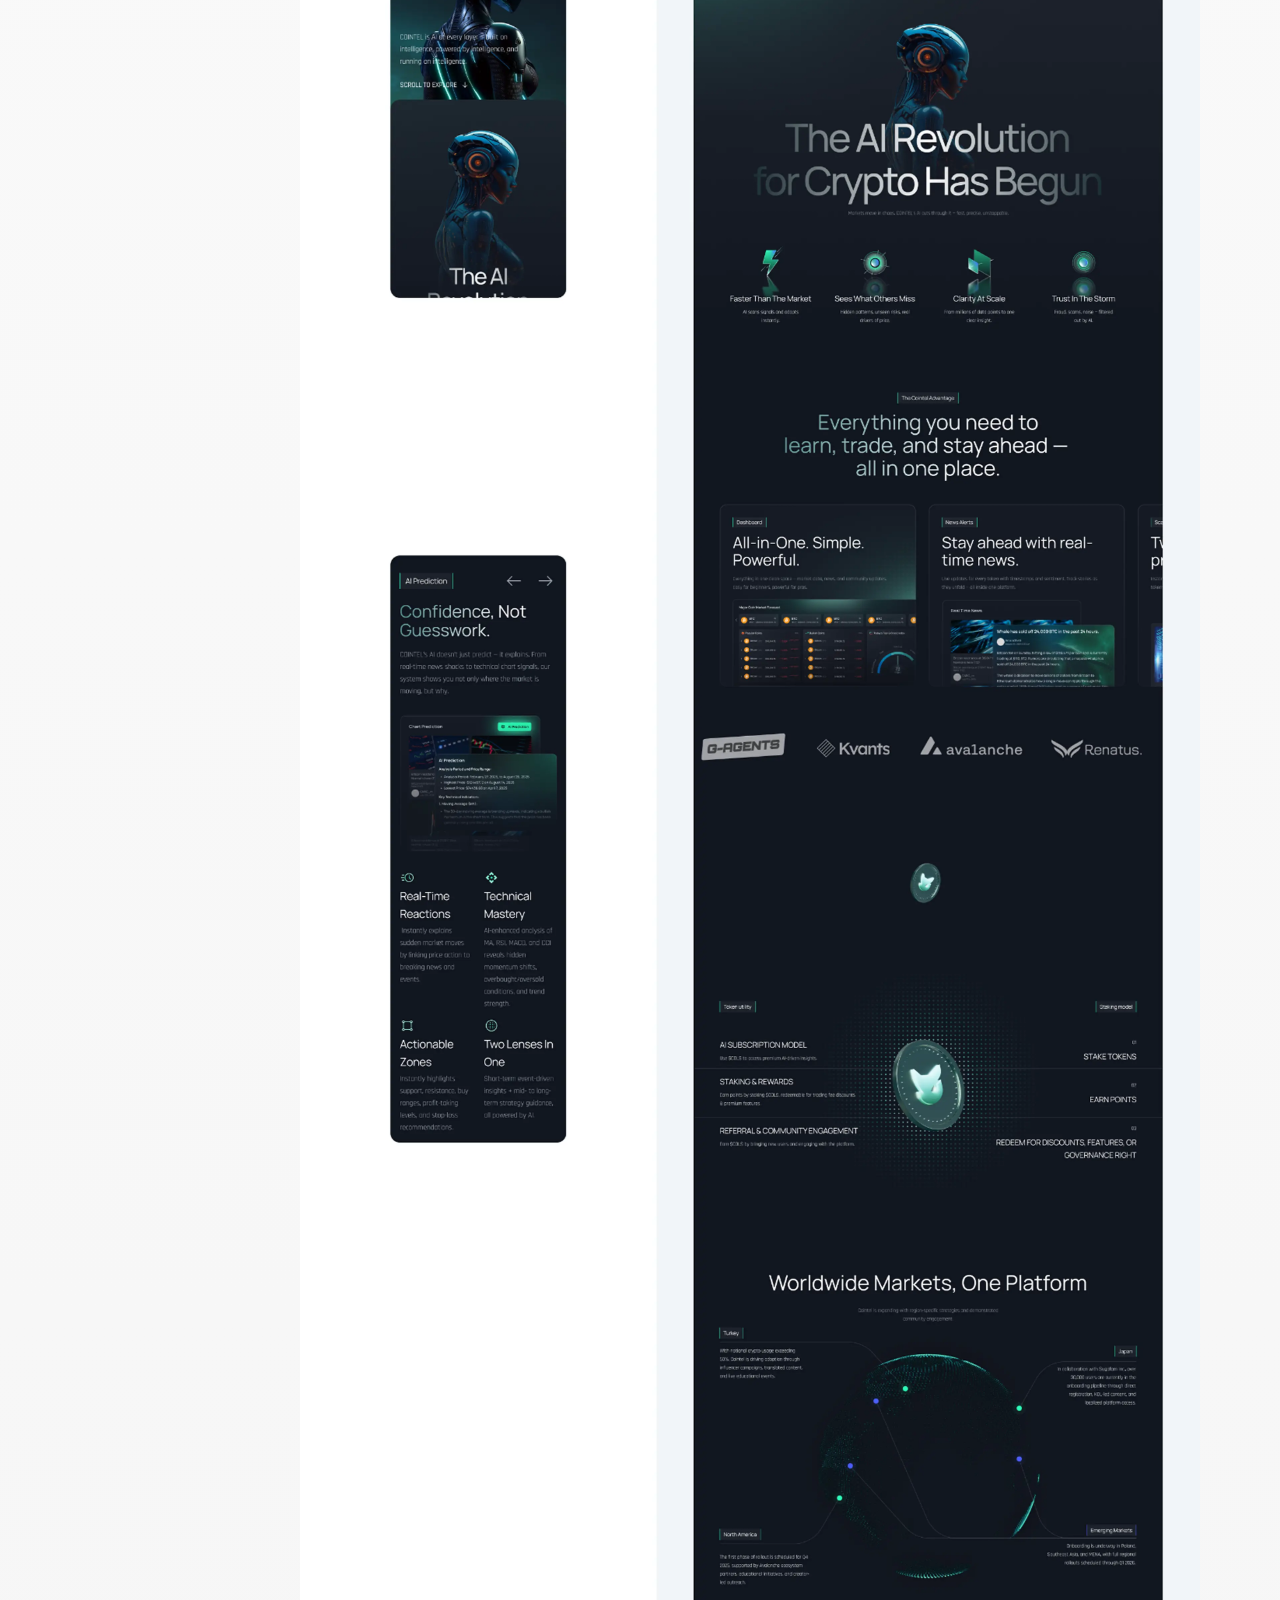
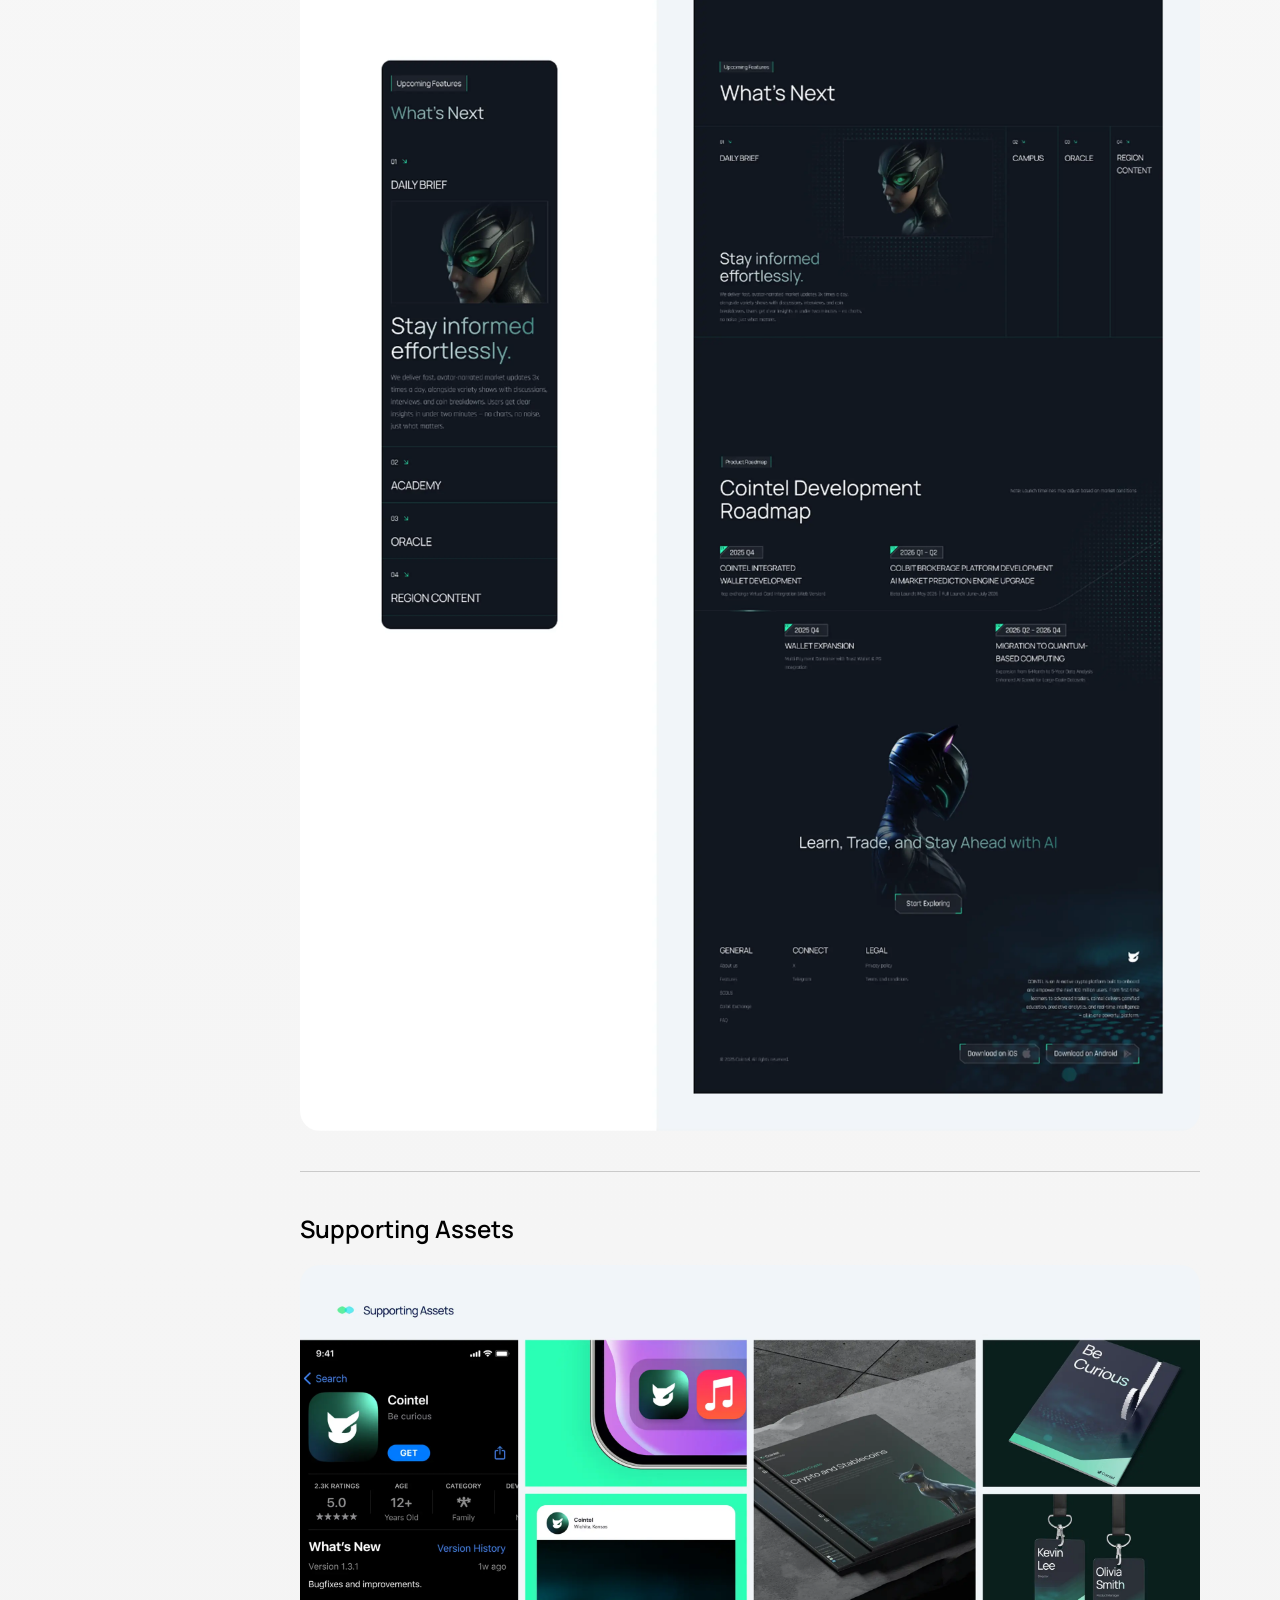
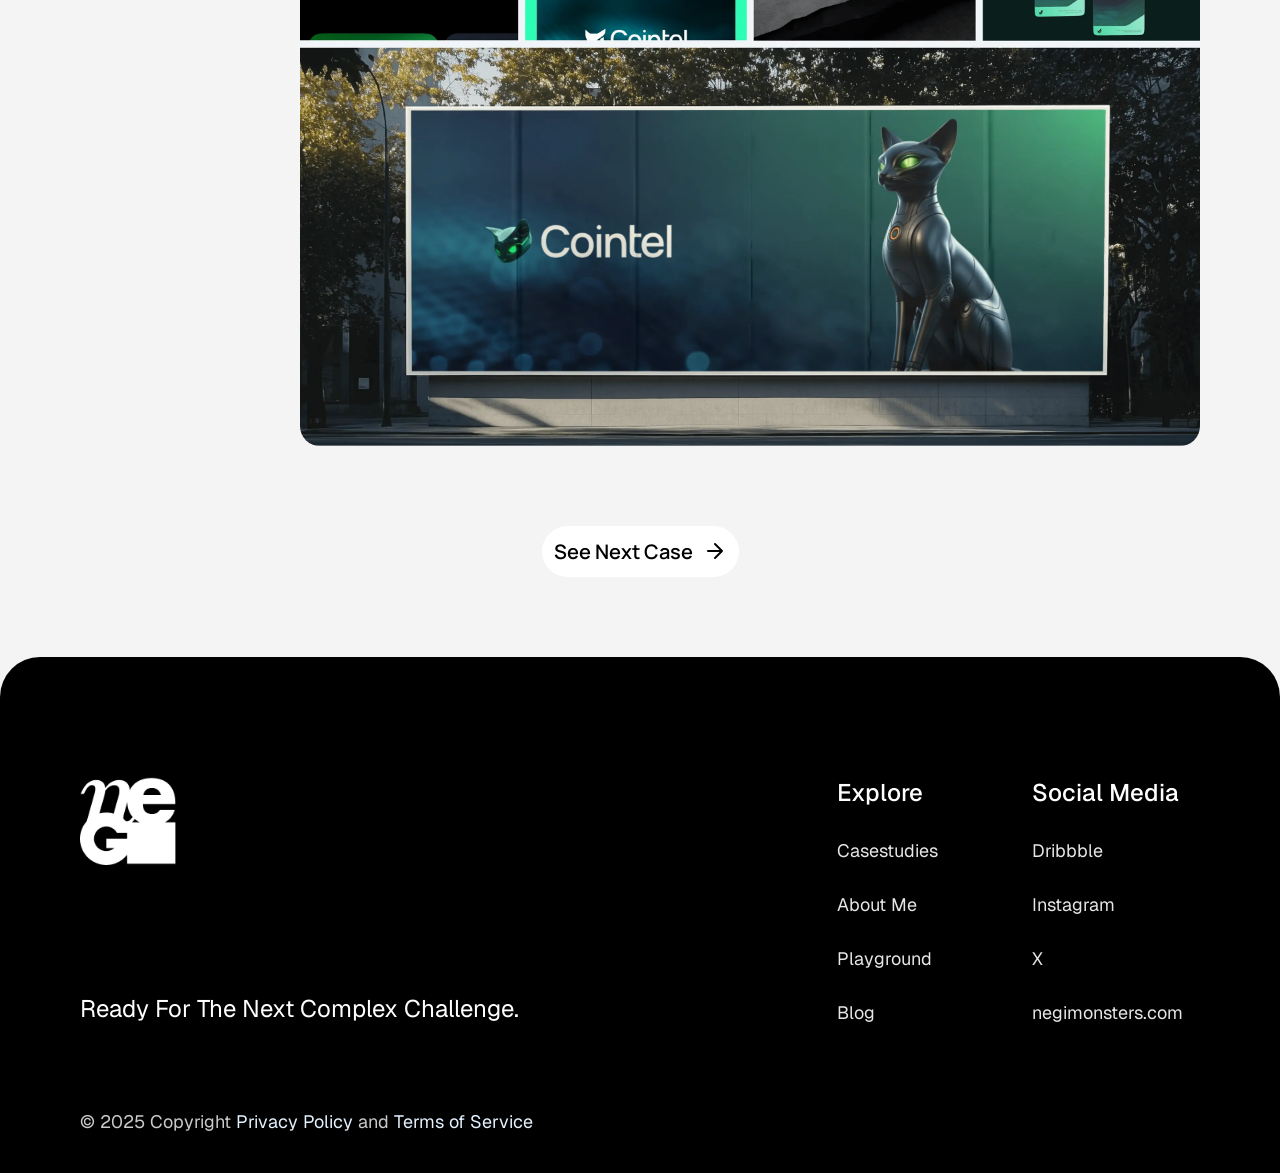
<file: exp3.html>
<!DOCTYPE html>
<html lang="en">
<head>
  <meta charset="UTF-8">
  <meta name="viewport" content="width=device-width, initial-scale=1.0">
  <title>Enterprise Mobility Experience</title>
  <link rel="icon" type="image/png" href="favicon.png">
  <link rel="stylesheet" href="expCommon.css">
  <link rel="preconnect" href="https://fonts.googleapis.com">
  <link rel="preconnect" href="https://fonts.gstatic.com" crossorigin>
    <link rel="preload" as="image" href="case3_hero.webp">
  <link href="https://fonts.googleapis.com/css2?family=Geist:wght@400;500&family=Manrope:wght@400;500;600&family=Playfair+Display:ital,wght@1,500&display=swap" rel="stylesheet">
</head>
<body>
  
  <nav class="navbar">
    <div class="nav-logo">
      <img src="Logo.png" alt="Avery Design Logo" id="logo-img">
    </div>
    <div class="nav-menu">
      <a href="index.html" class="nav-link">Home</a>
      <a href="case.html" class="nav-link">About Me</a>
      <a href="project.html" class="nav-link active">Case Studies</a>
      <a href="playground.html" class="nav-link">Playground</a>
    </div>
    <div class="nav-actions">
      <a href="portfolio.pdf" download="portfolio.pdf" target="_blank" class="btn-download">
        Download Resume
        <svg width="24" height="24" viewBox="0 0 24 24" fill="none" xmlns="http://www.w3.org/2000/svg">
          <path d="M12 15V3M12 15L8 11M12 15L16 11M21 15V19C21 19.5304 20.7893 20.0391 20.4142 20.4142C20.0391 20.7893 19.5304 21 19 21H5C4.46957 21 3.96086 20.7893 3.58579 20.4142C3.21071 20.0391 3 19.5304 3 19V15" stroke="currentColor" stroke-width="2" stroke-linecap="round" stroke-linejoin="round"/>
        </svg>
      </a>

      <button class="btn-menu-mobile" id="mobile-menu-btn">
        <svg width="24" height="24" viewBox="0 0 24 24" fill="none" xmlns="http://www.w3.org/2000/svg">
          <path d="M4 6H20M4 12H20M4 18H20" stroke="currentColor" stroke-width="2" stroke-linecap="square" stroke-linejoin="miter" />
        </svg>
      </button>

      <a href="portfolio.pdf" download="portfolio.pdf" target="_blank" class="btn-download-tablet">
        <svg width="24" height="24" viewBox="0 0 24 24" fill="none" xmlns="http://www.w3.org/2000/svg">
          <path d="M12 15V3M12 15L8 11M12 15L16 11M21 15V19C21 19.5304 20.7893 20.0391 20.4142 20.4142C20.0391 20.7893 19.5304 21 19 21H5C4.46957 21 3.96086 20.7893 3.58579 20.4142C3.21071 20.0391 3 19.5304 3 19V15" stroke="currentColor" stroke-width="2" stroke-linecap="round" stroke-linejoin="round"/>
        </svg>
      </a>
    </div>
  </nav>

  <section class="exp-detail-hero">
    <div class="exp-hero-text">
      <h1 class="exp-title">Cointel: Be Curious</h1>
      <p class="exp-description">
        Redefining an AI-powered crypto brand through a scalable visual system and an immersive landing page experience.
      </p>
    </div>
    <div class="exp-hero-image">
      <img src="case3_hero.webp" alt="Cointel Landing Page">
    </div>
  </section>

  <section class="exp-detail-content">
    
    <aside class="exp-sidebar">
      <a href="#context" class="sidebar-item">Context</a>
      <a href="#intro1" class="sidebar-item">Design Process</a>
      <a href="#intro2" class="sidebar-item">Brand Repositioning</a>
      <a href="#intro3" class="sidebar-item">Brand Guideline Design</a>
      <a href="#intro4" class="sidebar-item">Landing Page Design</a>
      <a href="#intro5" class="sidebar-item">Supporting Assets</a>
    </aside>

    <div class="exp-info-list">
      
      <div class="info-block" id="context">
        <h3 class="info-title">Context</h3>
        <div class="info-image">
          <img src="case3_image1.webp" alt="Project Screenshot 2" loading="lazy">
        </div>
      </div>
      <div class="info-block" id="intro1">
        <h3 class="info-title">Design Process</h3>
        <div class="info-image">
          <img src="case3_image2.webp" alt="Project Screenshot 2" loading="lazy">
        </div>
      </div>

      <div class="info-block" id="intro2">
        <h3 class="info-title">Brand Image Repositioning</h3>
        <div class="info-image">
          <img src="case3_image3.webp" alt="Project Screenshot 3" loading="lazy">
        </div>
      </div>

      <div class="info-block" id="intro3">
        <h3 class="info-title">Brand Guideline Design</h3>
        <div class="info-image">
          <img src="case3_image4.webp" alt="Project Screenshot 3" loading="lazy">
        </div>
      </div>

      <div class="info-block" id="intro4">
        <h3 class="info-title">Landing Page Design</h3>
        <div class="info-image">
          <img src="case3_image5.webp" alt="Project Screenshot 3" loading="lazy">
        </div>
      </div>

      <div class="info-block" id="intro5">
        <h3 class="info-title">Supporting Assets</h3>
        <div class="info-image">
          <img src="case3_image6.webp" alt="Project Screenshot 3" loading="lazy">
        </div>
      </div>
    </div>
  </section>

  <section class="next-case-section">
    <a href="exp4.html" class="next-case-btn">
      See Next Case 
      <svg width="24" height="24" viewBox="0 0 24 24" fill="none" xmlns="http://www.w3.org/2000/svg">
        <path d="M5 12H19 M12 5L19 12L12 19" stroke="currentColor" stroke-width="2" stroke-linecap="round" stroke-linejoin="round"/>
      </svg>
    </a>
  </section>

  <footer class="footer-section">
    <div class="footer-top">
      <div class="footer-brand">
        <img src="footerLogo.png" alt="Negi Design Logo" class="footer-logo">
        <p class="footer-slogan">Ready For The Next Complex Challenge.</p>
      </div>

      <div class="footer-links-container">
        <div class="footer-nav-col">
          <h4 class="footer-col-title">Explore</h4>
          <a href="index.html#case-studies" class="footer-link">Casestudies</a>
          <a href="index.html#about" class="footer-link">About Me</a>
          <a href="index.html#playground" class="footer-link">Playground</a>
          <a href="index.html#blog" class="footer-link">Blog</a>
        </div>
        
        <div class="footer-nav-col">
          <h4 class="footer-col-title">Social Media</h4>
          <a href="https://dribbble.com/AveryMC" class="footer-link" target="_blank">Dribbble</a>
          <a href="https://www.instagram.com/negi_designnn/" class="footer-link" target="_blank">Instagram</a>
          <a href="https://x.com/negidesignlab" class="footer-link" target="_blank">X</a>
          <a href="https://negimonsters.com/" class="footer-link" target="_blank">negimonsters.com</a>
        </div>
      </div>
    </div>

    <div class="footer-bottom">
      <p class="copyright-text">
        © 2025 Copyright <a href="#" class="legal-link">Privacy Policy</a> and <a href="#" class="legal-link">Terms of Service</a>
      </p>
    </div>
  </footer>

  <script src="exp.js"></script>
</body>
</html>
</file>
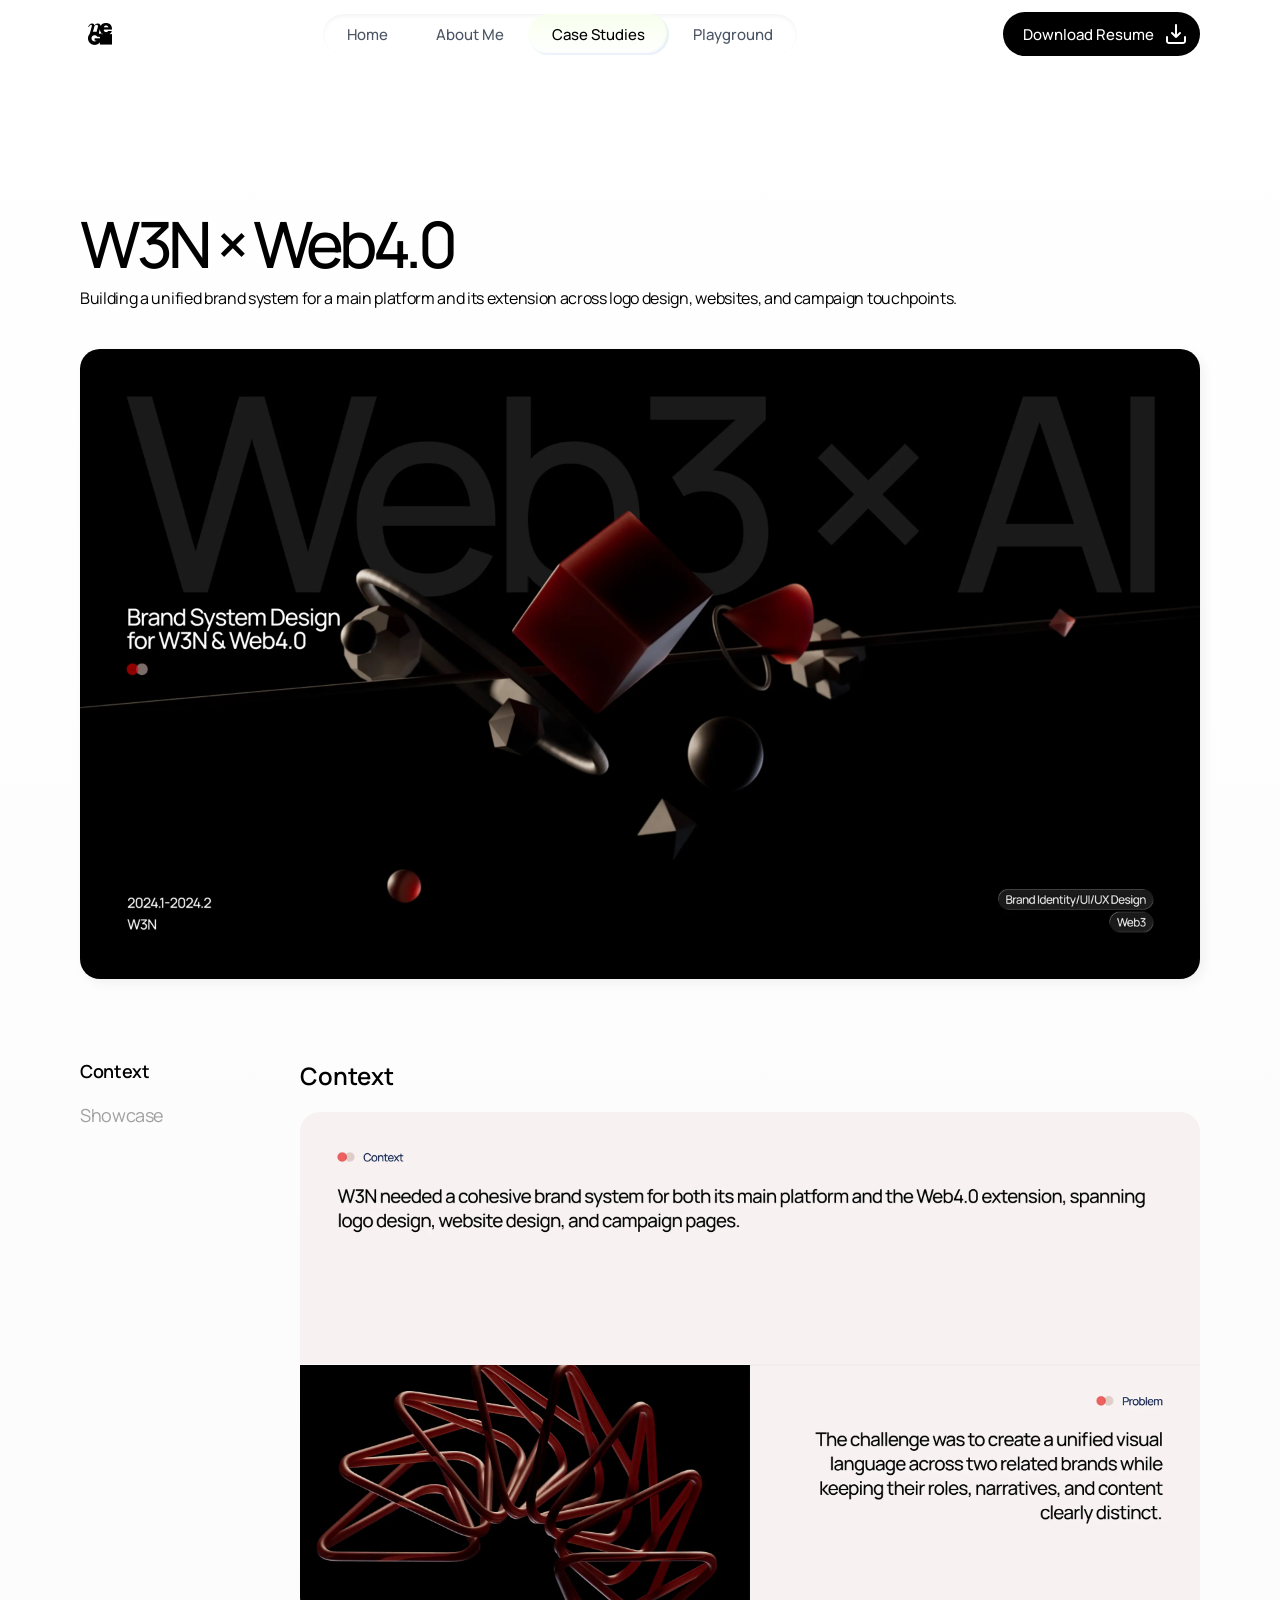
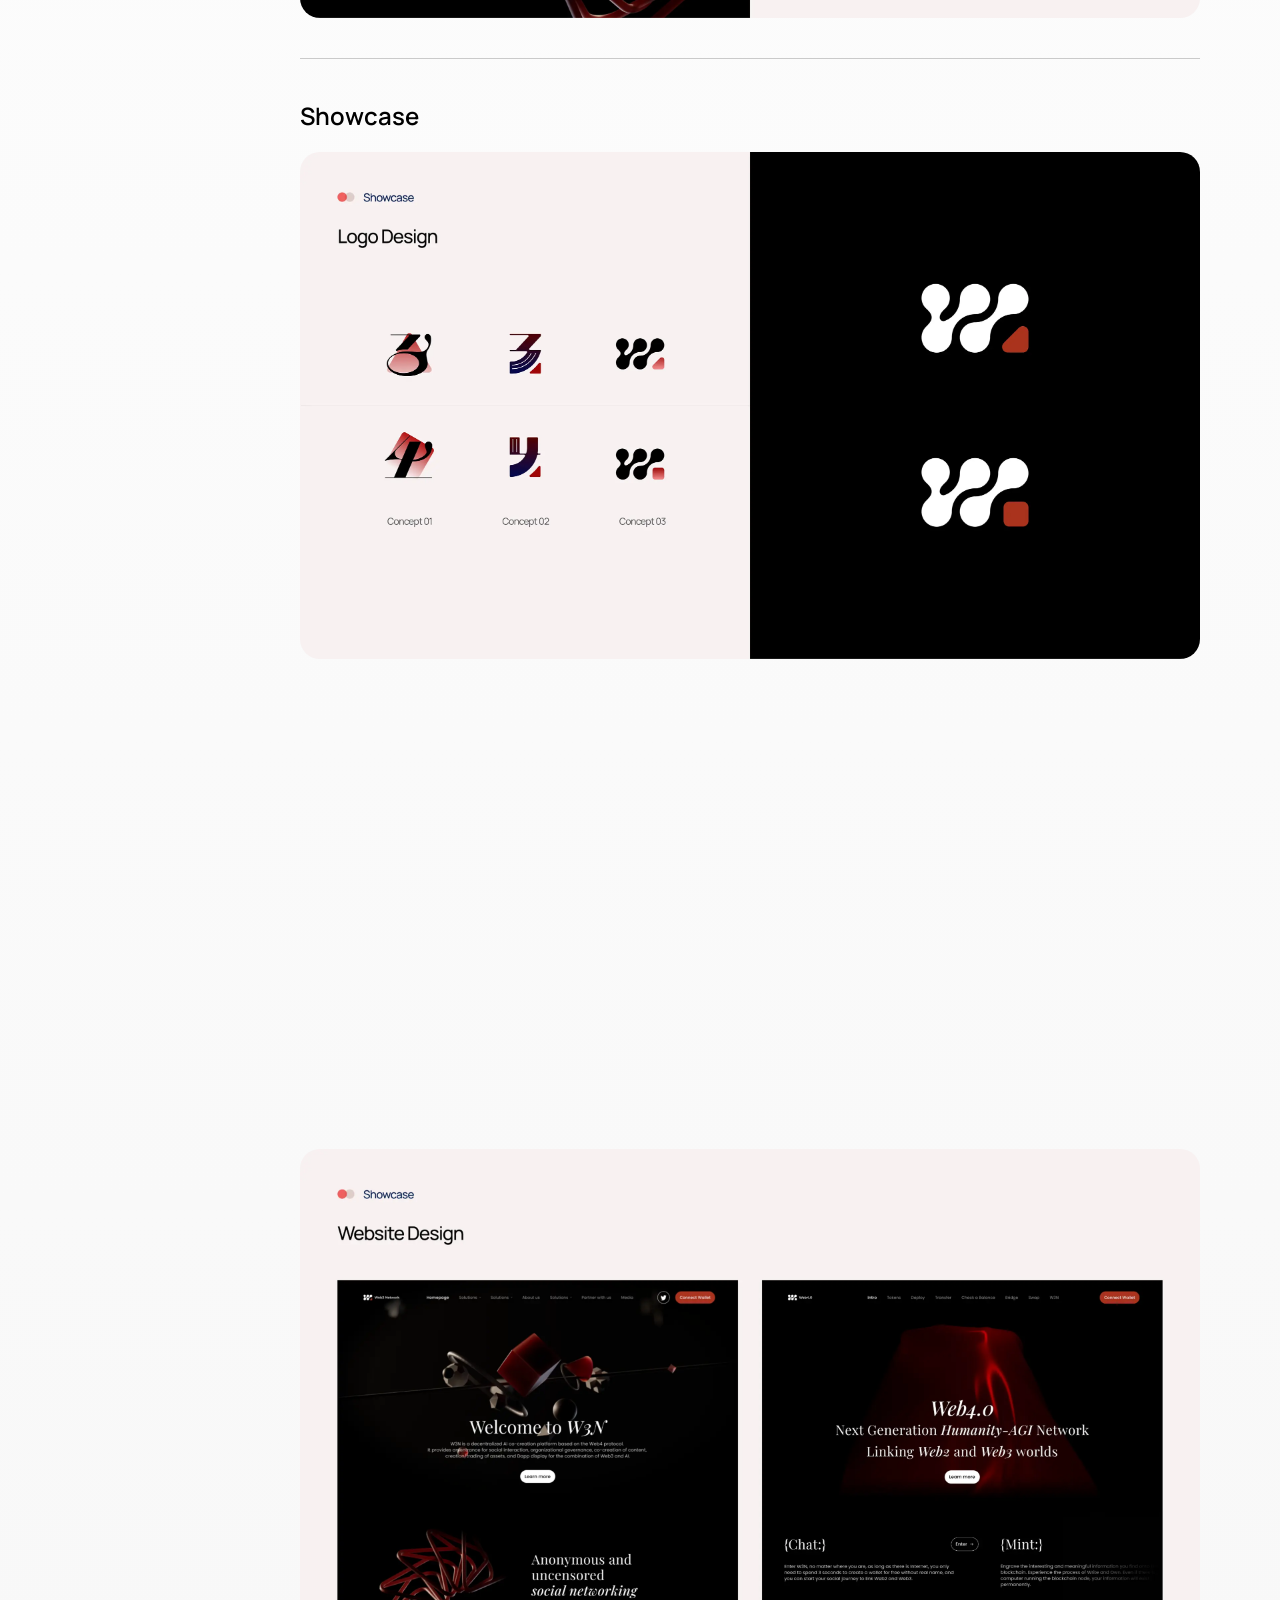
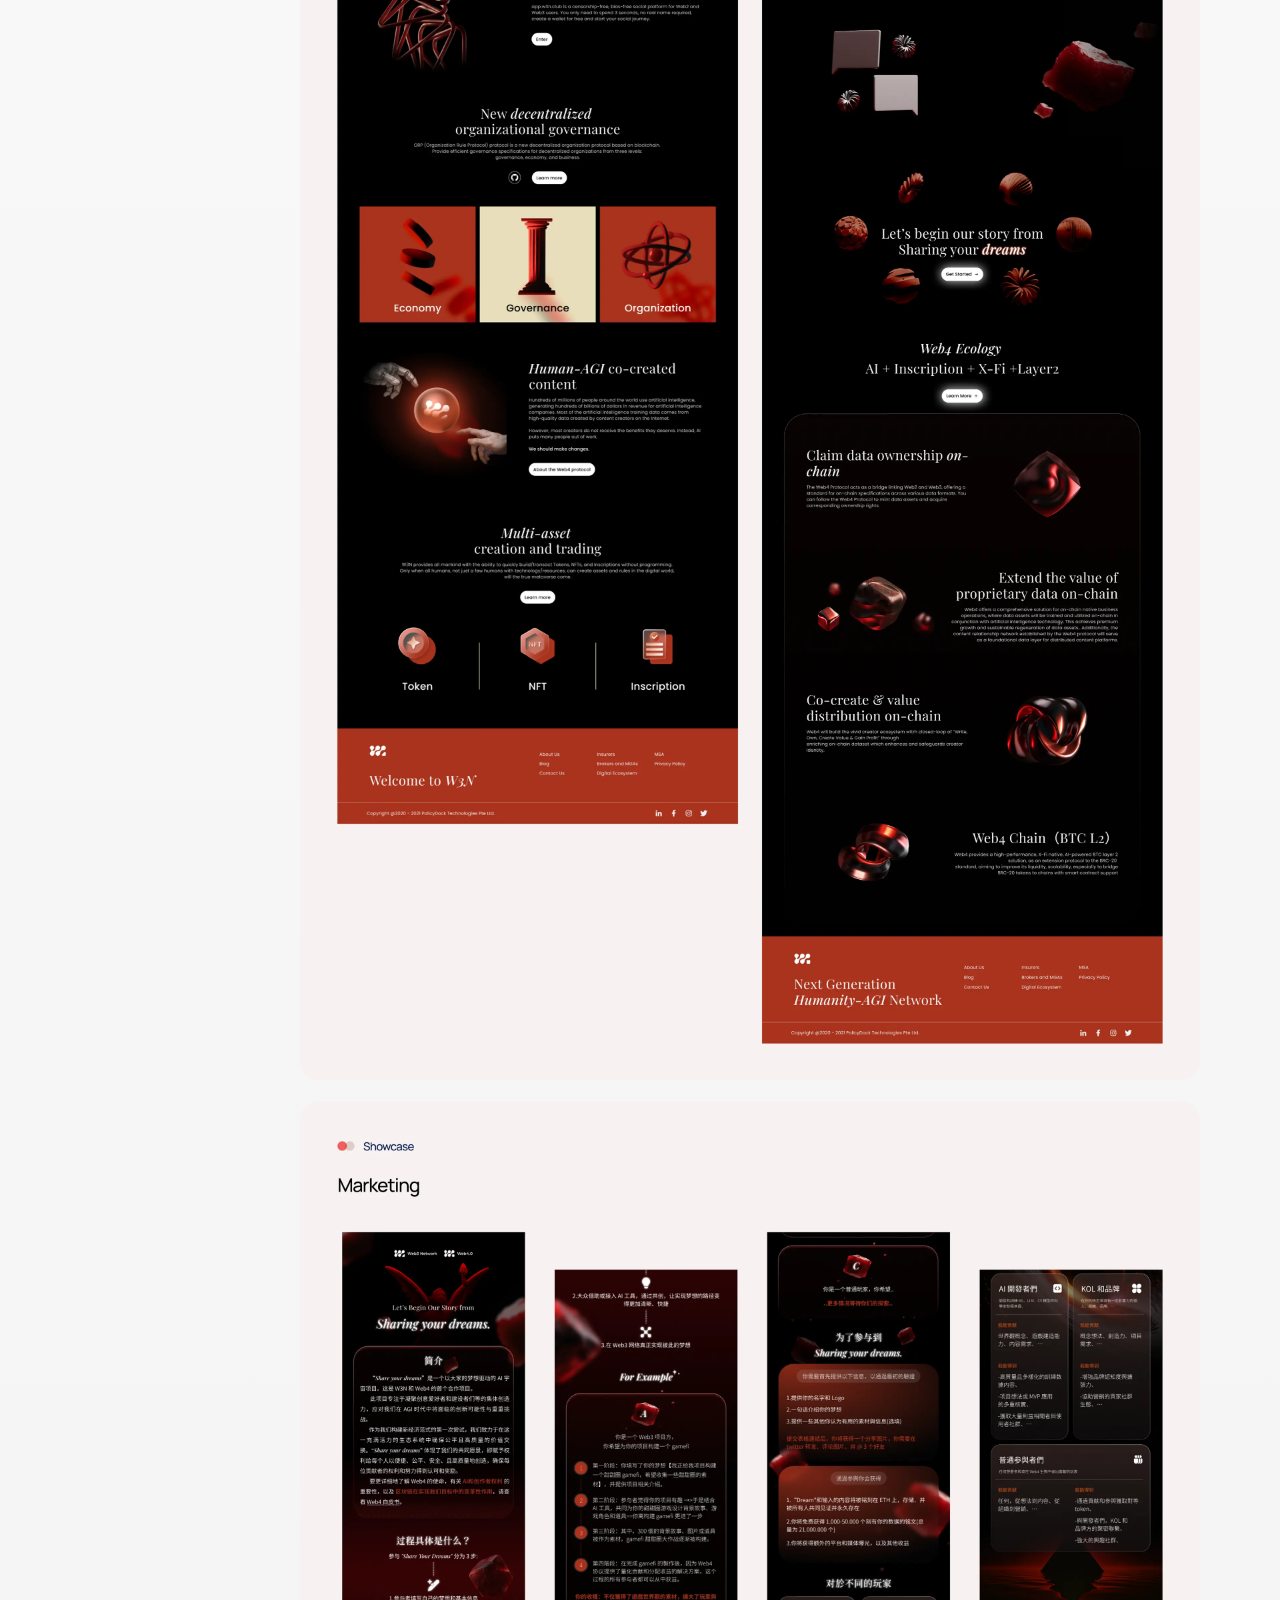
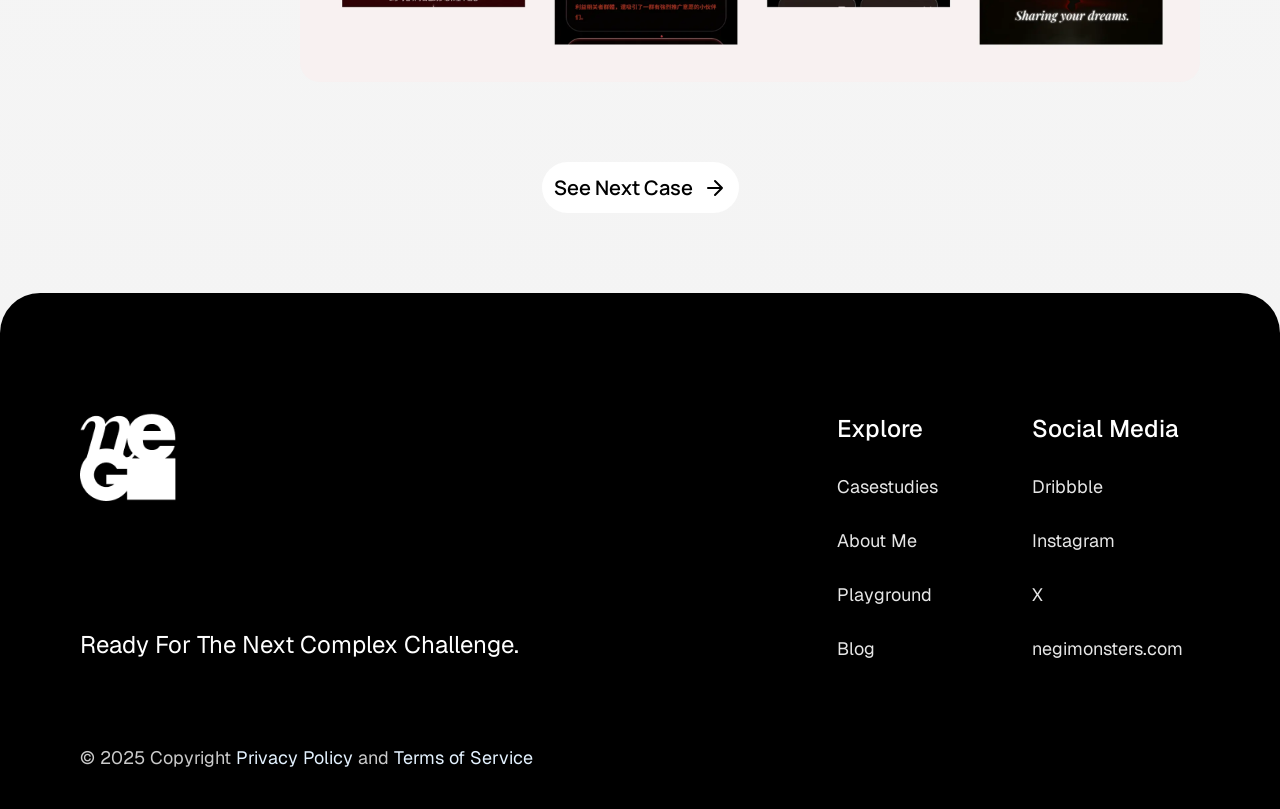
<file: exp4.html>
<!DOCTYPE html>
<html lang="en">
<head>
  <meta charset="UTF-8">
  <meta name="viewport" content="width=device-width, initial-scale=1.0">
  <title>Enterprise Mobility Experience</title>
  <link rel="icon" type="image/png" href="favicon.png">
  <link rel="stylesheet" href="expCommon.css">
  <link rel="preconnect" href="https://fonts.googleapis.com">
  <link rel="preconnect" href="https://fonts.gstatic.com" crossorigin>
    <link rel="preload" as="image" href="case4_hero.webp">
  <link href="https://fonts.googleapis.com/css2?family=Geist:wght@400;500&family=Manrope:wght@400;500;600&family=Playfair+Display:ital,wght@1,500&display=swap" rel="stylesheet">
</head>
<body>
  
  <nav class="navbar">
    <div class="nav-logo">
      <img src="Logo.png" alt="Avery Design Logo" id="logo-img">
    </div>
    <div class="nav-menu">
      <a href="index.html" class="nav-link">Home</a>
      <a href="case.html" class="nav-link">About Me</a>
      <a href="project.html" class="nav-link active">Case Studies</a>
      <a href="playground.html" class="nav-link">Playground</a>
    </div>
    <div class="nav-actions">
      <a href="portfolio.pdf" download="portfolio.pdf" target="_blank" class="btn-download">
        Download Resume
        <svg width="24" height="24" viewBox="0 0 24 24" fill="none" xmlns="http://www.w3.org/2000/svg">
          <path d="M12 15V3M12 15L8 11M12 15L16 11M21 15V19C21 19.5304 20.7893 20.0391 20.4142 20.4142C20.0391 20.7893 19.5304 21 19 21H5C4.46957 21 3.96086 20.7893 3.58579 20.4142C3.21071 20.0391 3 19.5304 3 19V15" stroke="currentColor" stroke-width="2" stroke-linecap="round" stroke-linejoin="round"/>
        </svg>
      </a>

      <button class="btn-menu-mobile" id="mobile-menu-btn">
        <svg width="24" height="24" viewBox="0 0 24 24" fill="none" xmlns="http://www.w3.org/2000/svg">
          <path d="M4 6H20M4 12H20M4 18H20" stroke="currentColor" stroke-width="2" stroke-linecap="square" stroke-linejoin="miter" />
        </svg>
      </button>

      <a href="portfolio.pdf" download="portfolio.pdf" target="_blank" class="btn-download-tablet">
        <svg width="24" height="24" viewBox="0 0 24 24" fill="none" xmlns="http://www.w3.org/2000/svg">
          <path d="M12 15V3M12 15L8 11M12 15L16 11M21 15V19C21 19.5304 20.7893 20.0391 20.4142 20.4142C20.0391 20.7893 19.5304 21 19 21H5C4.46957 21 3.96086 20.7893 3.58579 20.4142C3.21071 20.0391 3 19.5304 3 19V15" stroke="currentColor" stroke-width="2" stroke-linecap="round" stroke-linejoin="round"/>
        </svg>
      </a>
    </div>
  </nav>

  <section class="exp-detail-hero">
    <div class="exp-hero-text">
      <h1 class="exp-title">W3N × Web4.0</h1>
      <p class="exp-description">
        Building a unified brand system for a main platform and its extension across logo design, websites, and campaign touchpoints.
      </p>
    </div>
    <div class="exp-hero-image">
      <img src="case4_hero.webp" alt="Cointel Landing Page">
    </div>
  </section>

  <section class="exp-detail-content">
    
    <aside class="exp-sidebar">
      <a href="#context" class="sidebar-item">Context</a>
      <a href="#intro1" class="sidebar-item">Showcase</a>
    </aside>

    <div class="exp-info-list">
      
      <div class="info-block" id="context">
        <h3 class="info-title">Context</h3>
        <div class="info-image">
          <img src="case4_image1.webp" alt="Project Screenshot 2" loading="lazy">
        </div>
      </div>
      <div class="info-block" id="intro1">
        <h3 class="info-title">Showcase</h3>
        <div class="info-image">
          <img src="case4_image2.webp" alt="Project Screenshot 2" loading="lazy">
        </div>
        <div class="info-video">
          <video src="case4_video.mp4" autoplay loop muted playsinline></video>
        </div>
        <div class="info-image">
          <img src="case4_image4.webp" alt="Project Screenshot 2" loading="lazy">
        </div>
        <div class="info-image">
          <img src="case4_image5.webp" alt="Project Screenshot 2" loading="lazy">
        </div>
      </div>

    </div>
  </section>

  <section class="next-case-section">
    <a href="exp5.html" class="next-case-btn">
      See Next Case 
      <svg width="24" height="24" viewBox="0 0 24 24" fill="none" xmlns="http://www.w3.org/2000/svg">
        <path d="M5 12H19 M12 5L19 12L12 19" stroke="currentColor" stroke-width="2" stroke-linecap="round" stroke-linejoin="round"/>
      </svg>
    </a>
  </section>

  <footer class="footer-section">
    <div class="footer-top">
      <div class="footer-brand">
        <img src="footerLogo.png" alt="Negi Design Logo" class="footer-logo">
        <p class="footer-slogan">Ready For The Next Complex Challenge.</p>
      </div>

      <div class="footer-links-container">
        <div class="footer-nav-col">
          <h4 class="footer-col-title">Explore</h4>
          <a href="index.html#case-studies" class="footer-link">Casestudies</a>
          <a href="index.html#about" class="footer-link">About Me</a>
          <a href="index.html#playground" class="footer-link">Playground</a>
          <a href="index.html#blog" class="footer-link">Blog</a>
        </div>
        
        <div class="footer-nav-col">
          <h4 class="footer-col-title">Social Media</h4>
          <a href="https://dribbble.com/AveryMC" class="footer-link" target="_blank">Dribbble</a>
          <a href="https://www.instagram.com/negi_designnn/" class="footer-link" target="_blank">Instagram</a>
          <a href="https://x.com/negidesignlab" class="footer-link" target="_blank">X</a>
          <a href="https://negimonsters.com/" class="footer-link" target="_blank">negimonsters.com</a>
        </div>
      </div>
    </div>

    <div class="footer-bottom">
      <p class="copyright-text">
        © 2025 Copyright <a href="#" class="legal-link">Privacy Policy</a> and <a href="#" class="legal-link">Terms of Service</a>
      </p>
    </div>
  </footer>

  <script src="exp.js"></script>
</body>
</html>
</file>
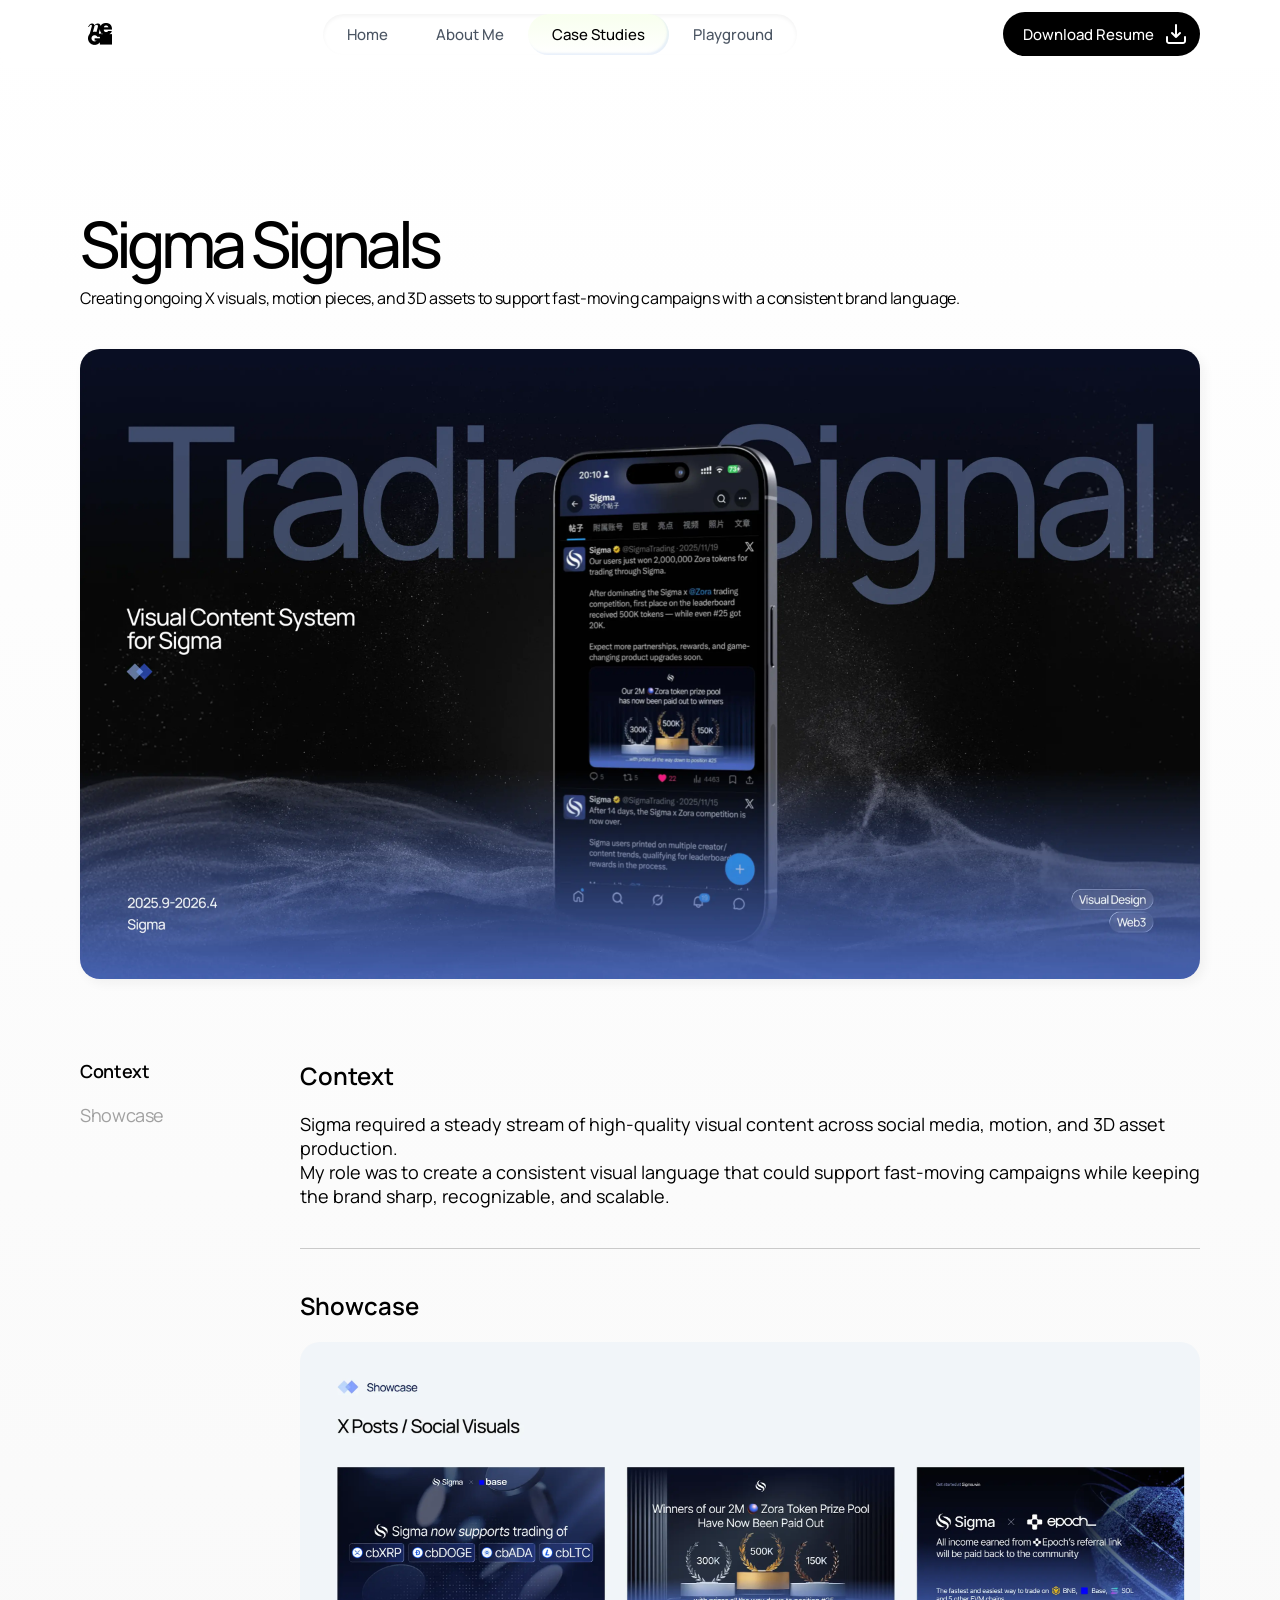
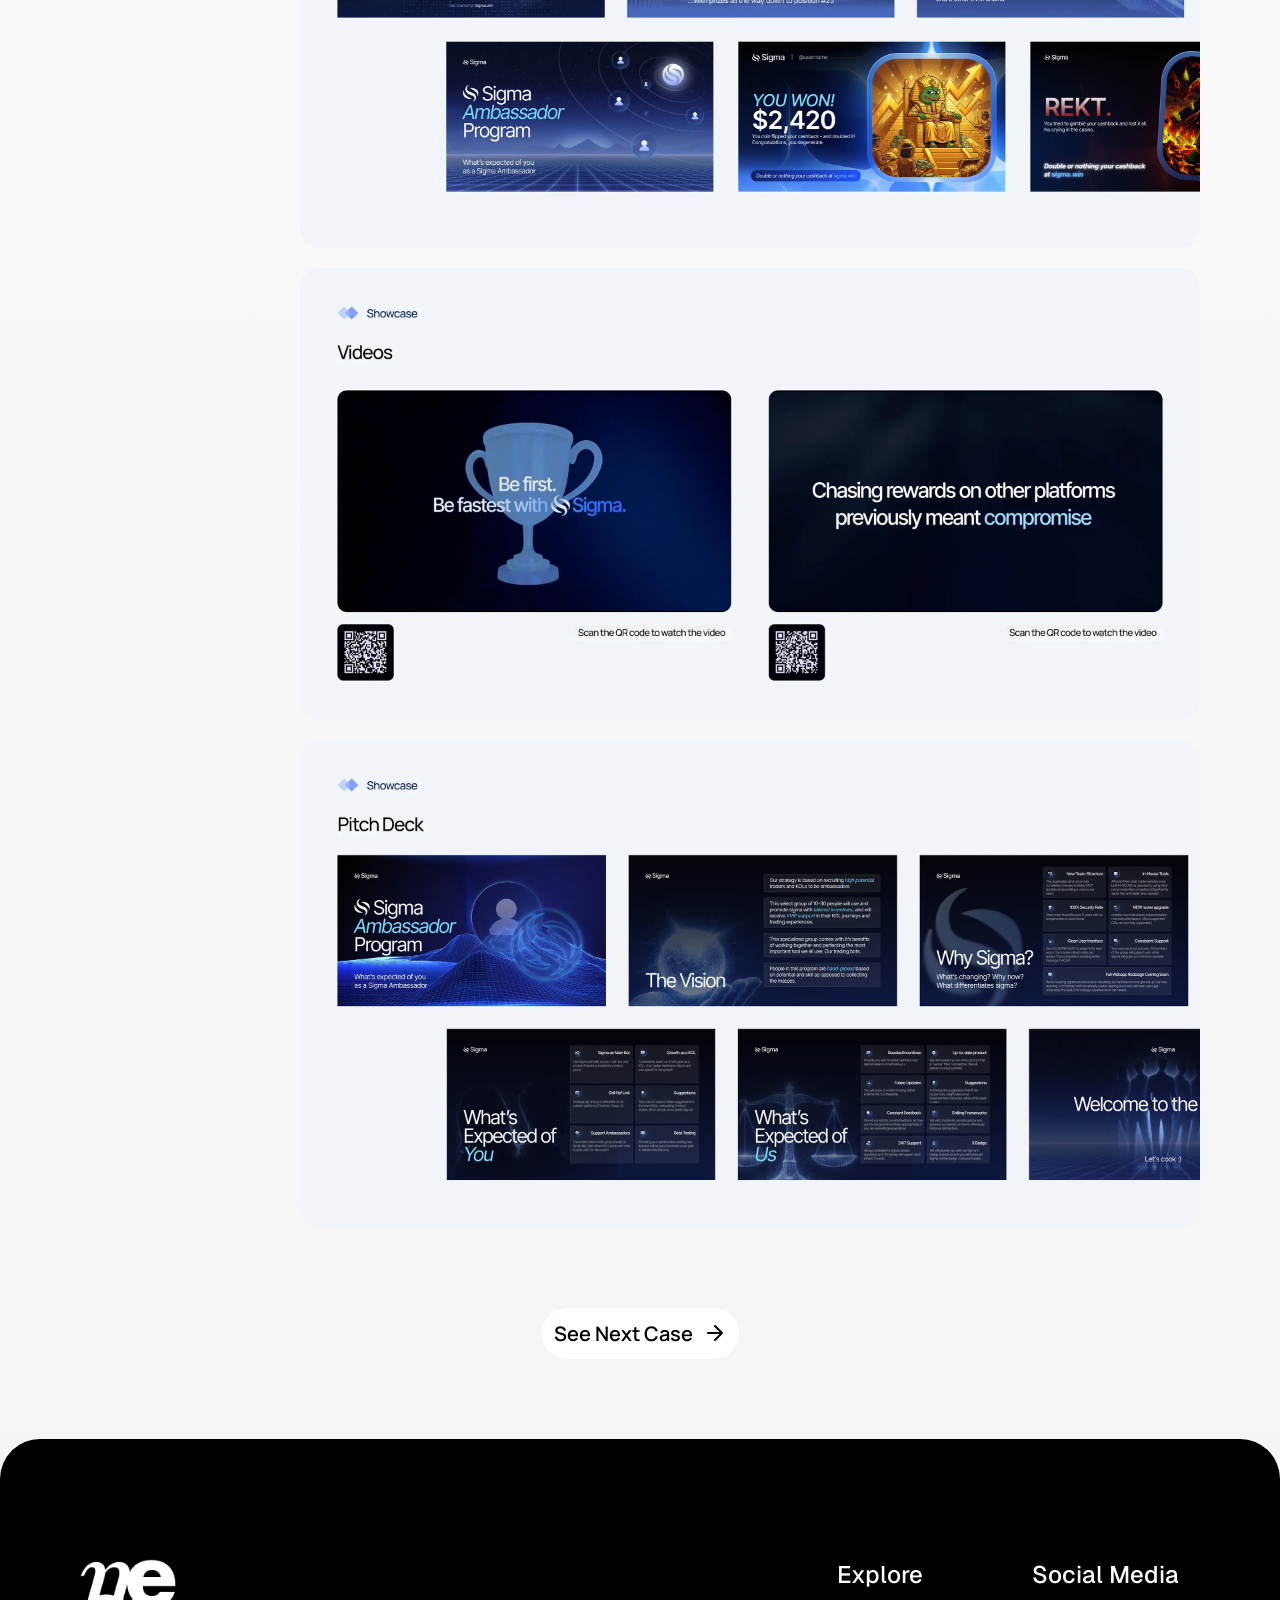
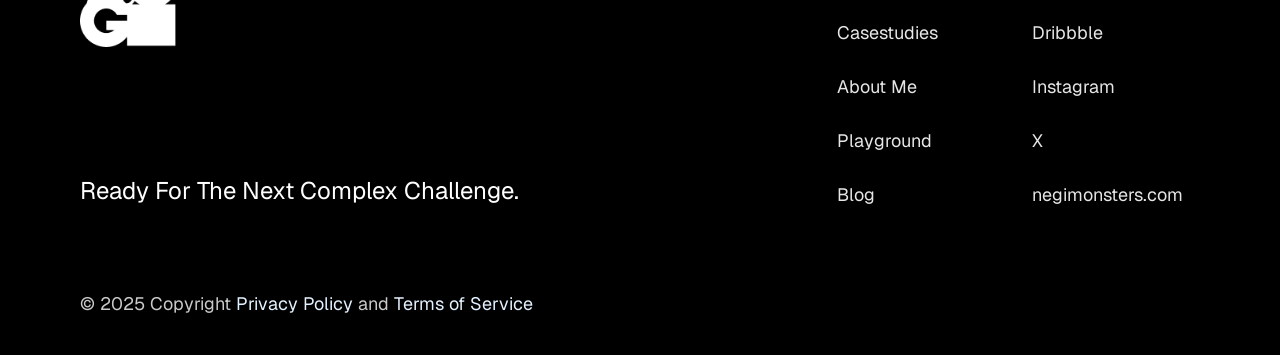
<file: exp5.html>
<!DOCTYPE html>
<html lang="en">
<head>
  <meta charset="UTF-8">
  <meta name="viewport" content="width=device-width, initial-scale=1.0">
  <title>Enterprise Mobility Experience</title>
  <link rel="icon" type="image/png" href="favicon.png">
  <link rel="stylesheet" href="expCommon.css">
  <link rel="preconnect" href="https://fonts.googleapis.com">
  <link rel="preconnect" href="https://fonts.gstatic.com" crossorigin>
    <link rel="preload" as="image" href="case5_hero.webp">
  <link href="https://fonts.googleapis.com/css2?family=Geist:wght@400;500&family=Manrope:wght@400;500;600&family=Playfair+Display:ital,wght@1,500&display=swap" rel="stylesheet">
</head>
<body>
  
  <nav class="navbar">
    <div class="nav-logo">
      <img src="Logo.png" alt="Avery Design Logo" id="logo-img">
    </div>
    <div class="nav-menu">
      <a href="index.html" class="nav-link">Home</a>
      <a href="case.html" class="nav-link">About Me</a>
      <a href="project.html" class="nav-link active">Case Studies</a>
      <a href="playground.html" class="nav-link">Playground</a>
    </div>
    <div class="nav-actions">
      <a href="portfolio.pdf" download="portfolio.pdf" target="_blank" class="btn-download">
        Download Resume
        <svg width="24" height="24" viewBox="0 0 24 24" fill="none" xmlns="http://www.w3.org/2000/svg">
          <path d="M12 15V3M12 15L8 11M12 15L16 11M21 15V19C21 19.5304 20.7893 20.0391 20.4142 20.4142C20.0391 20.7893 19.5304 21 19 21H5C4.46957 21 3.96086 20.7893 3.58579 20.4142C3.21071 20.0391 3 19.5304 3 19V15" stroke="currentColor" stroke-width="2" stroke-linecap="round" stroke-linejoin="round"/>
        </svg>
      </a>

      <button class="btn-menu-mobile" id="mobile-menu-btn">
        <svg width="24" height="24" viewBox="0 0 24 24" fill="none" xmlns="http://www.w3.org/2000/svg">
          <path d="M4 6H20M4 12H20M4 18H20" stroke="currentColor" stroke-width="2" stroke-linecap="square" stroke-linejoin="miter" />
        </svg>
      </button>

      <a href="portfolio.pdf" download="portfolio.pdf" target="_blank" class="btn-download-tablet">
        <svg width="24" height="24" viewBox="0 0 24 24" fill="none" xmlns="http://www.w3.org/2000/svg">
          <path d="M12 15V3M12 15L8 11M12 15L16 11M21 15V19C21 19.5304 20.7893 20.0391 20.4142 20.4142C20.0391 20.7893 19.5304 21 19 21H5C4.46957 21 3.96086 20.7893 3.58579 20.4142C3.21071 20.0391 3 19.5304 3 19V15" stroke="currentColor" stroke-width="2" stroke-linecap="round" stroke-linejoin="round"/>
        </svg>
      </a>
    </div>
  </nav>

  <section class="exp-detail-hero">
    <div class="exp-hero-text">
      <h1 class="exp-title">Sigma Signals</h1>
      <p class="exp-description">
        Creating ongoing X visuals, motion pieces, and 3D assets to support fast-moving campaigns with a consistent brand language.     
      </p>
    </div>
    <div class="exp-hero-image">
      <img src="case5_hero.webp" alt="Cointel Landing Page">
    </div>
  </section>

  <section class="exp-detail-content">
    
    <aside class="exp-sidebar">
      <a href="#context" class="sidebar-item">Context</a>
      <a href="#intro1" class="sidebar-item">Showcase</a>
    </aside>

    <div class="exp-info-list">
      
      <div class="info-block" id="context">
        <h3 class="info-title">Context</h3>
        <p class="info-desc">Sigma required a steady stream of high-quality visual content across social media, motion, and 3D asset production.
          <br>My role was to create a consistent visual language that could support fast-moving campaigns while keeping the brand sharp, recognizable, and scalable.</p>
      </div>
      <div class="info-block" id="intro1">
        <h3 class="info-title">Showcase</h3>
        <div class="info-image">
          <img src="case5_image1.webp" alt="Project Screenshot 2" loading="lazy">
        </div>
        <div class="info-image">
          <img src="case5_image2.webp" alt="Project Screenshot 2" loading="lazy">
        </div>
        <div class="info-image">
          <img src="case5_image3.webp" alt="Project Screenshot 2" loading="lazy">
        </div>

      </div>

    </div>
  </section>

  <section class="next-case-section">
    <a href="exp6.html" class="next-case-btn">
      See Next Case 
      <svg width="24" height="24" viewBox="0 0 24 24" fill="none" xmlns="http://www.w3.org/2000/svg">
        <path d="M5 12H19 M12 5L19 12L12 19" stroke="currentColor" stroke-width="2" stroke-linecap="round" stroke-linejoin="round"/>
      </svg>
    </a>
  </section>

  <footer class="footer-section">
    <div class="footer-top">
      <div class="footer-brand">
        <img src="footerLogo.png" alt="Negi Design Logo" class="footer-logo">
        <p class="footer-slogan">Ready For The Next Complex Challenge.</p>
      </div>

      <div class="footer-links-container">
        <div class="footer-nav-col">
          <h4 class="footer-col-title">Explore</h4>
          <a href="index.html#case-studies" class="footer-link">Casestudies</a>
          <a href="index.html#about" class="footer-link">About Me</a>
          <a href="index.html#playground" class="footer-link">Playground</a>
          <a href="index.html#blog" class="footer-link">Blog</a>
        </div>
        
        <div class="footer-nav-col">
          <h4 class="footer-col-title">Social Media</h4>
          <a href="https://dribbble.com/AveryMC" class="footer-link" target="_blank">Dribbble</a>
          <a href="https://www.instagram.com/negi_designnn/" class="footer-link" target="_blank">Instagram</a>
          <a href="https://x.com/negidesignlab" class="footer-link" target="_blank">X</a>
          <a href="https://negimonsters.com/" class="footer-link" target="_blank">negimonsters.com</a>
        </div>
      </div>
    </div>

    <div class="footer-bottom">
      <p class="copyright-text">
        © 2025 Copyright <a href="#" class="legal-link">Privacy Policy</a> and <a href="#" class="legal-link">Terms of Service</a>
      </p>
    </div>
  </footer>

  <script src="exp.js"></script>
</body>
</html>
</file>
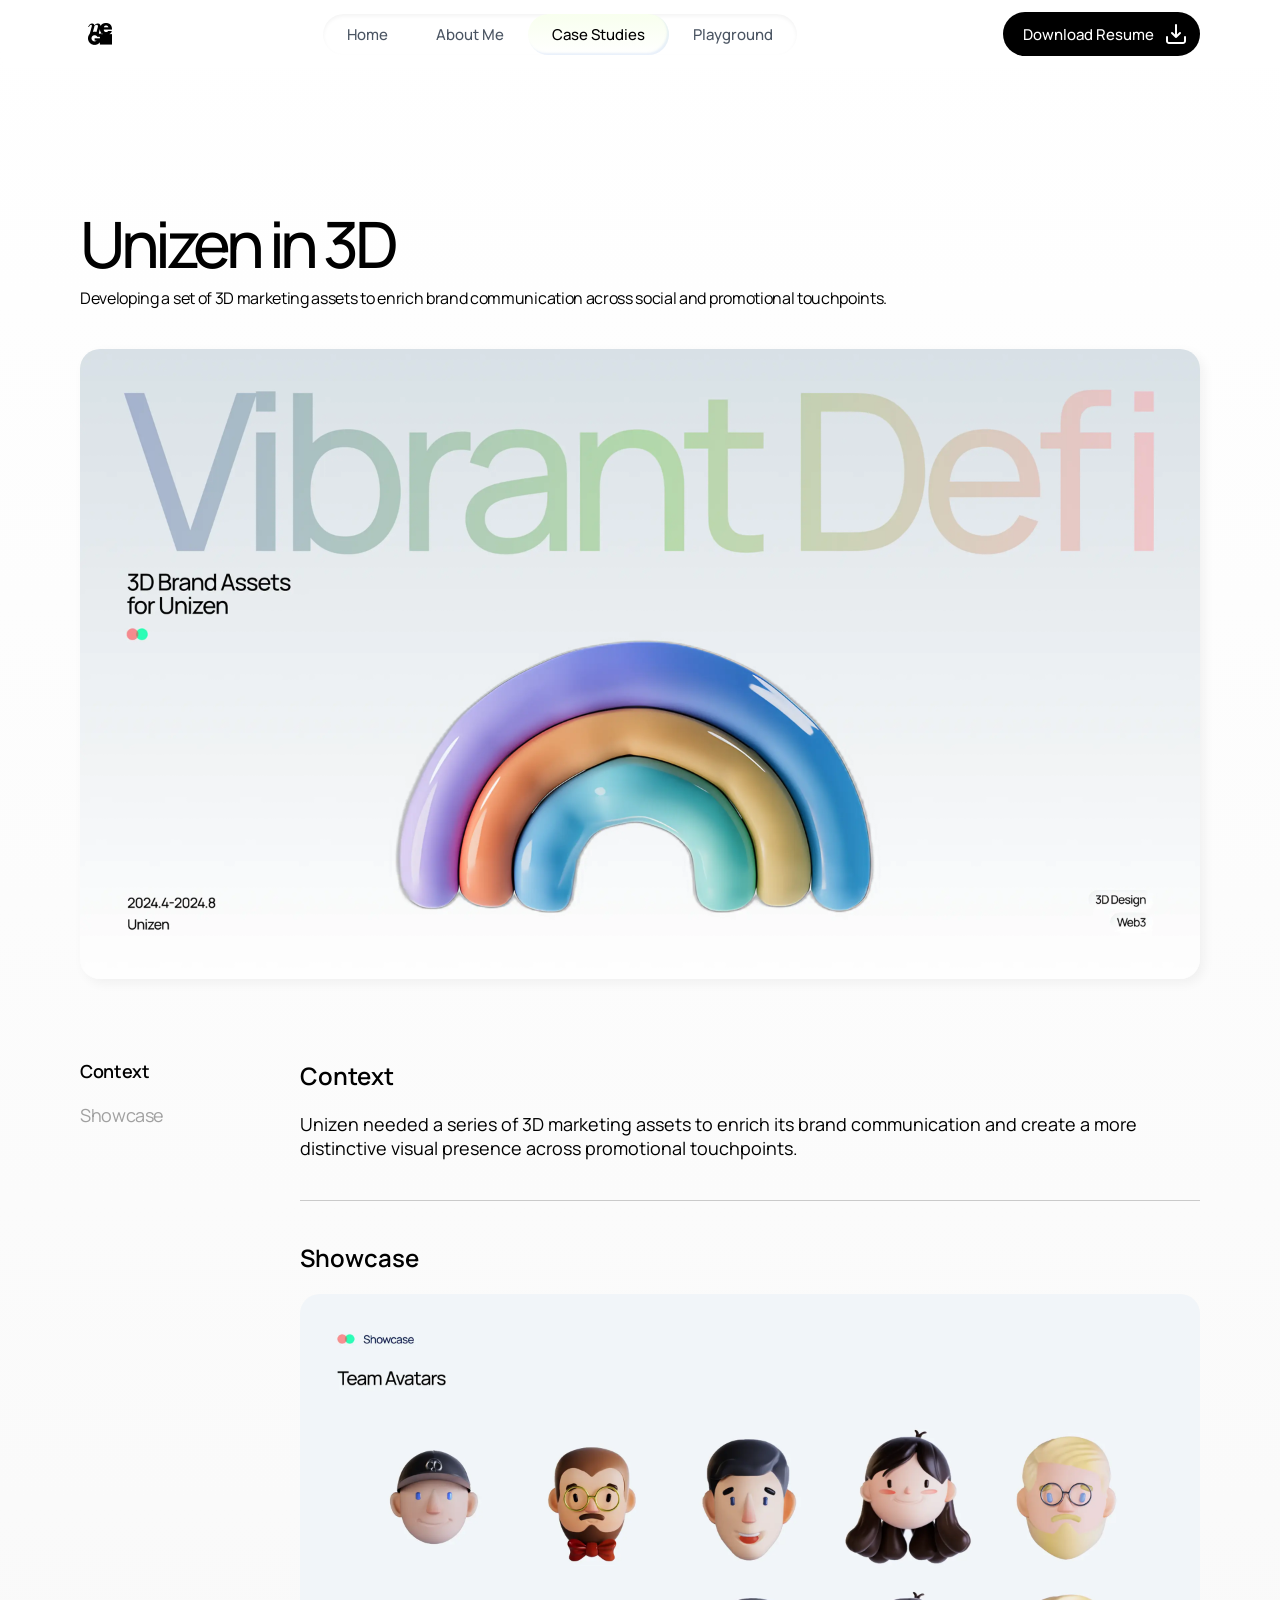
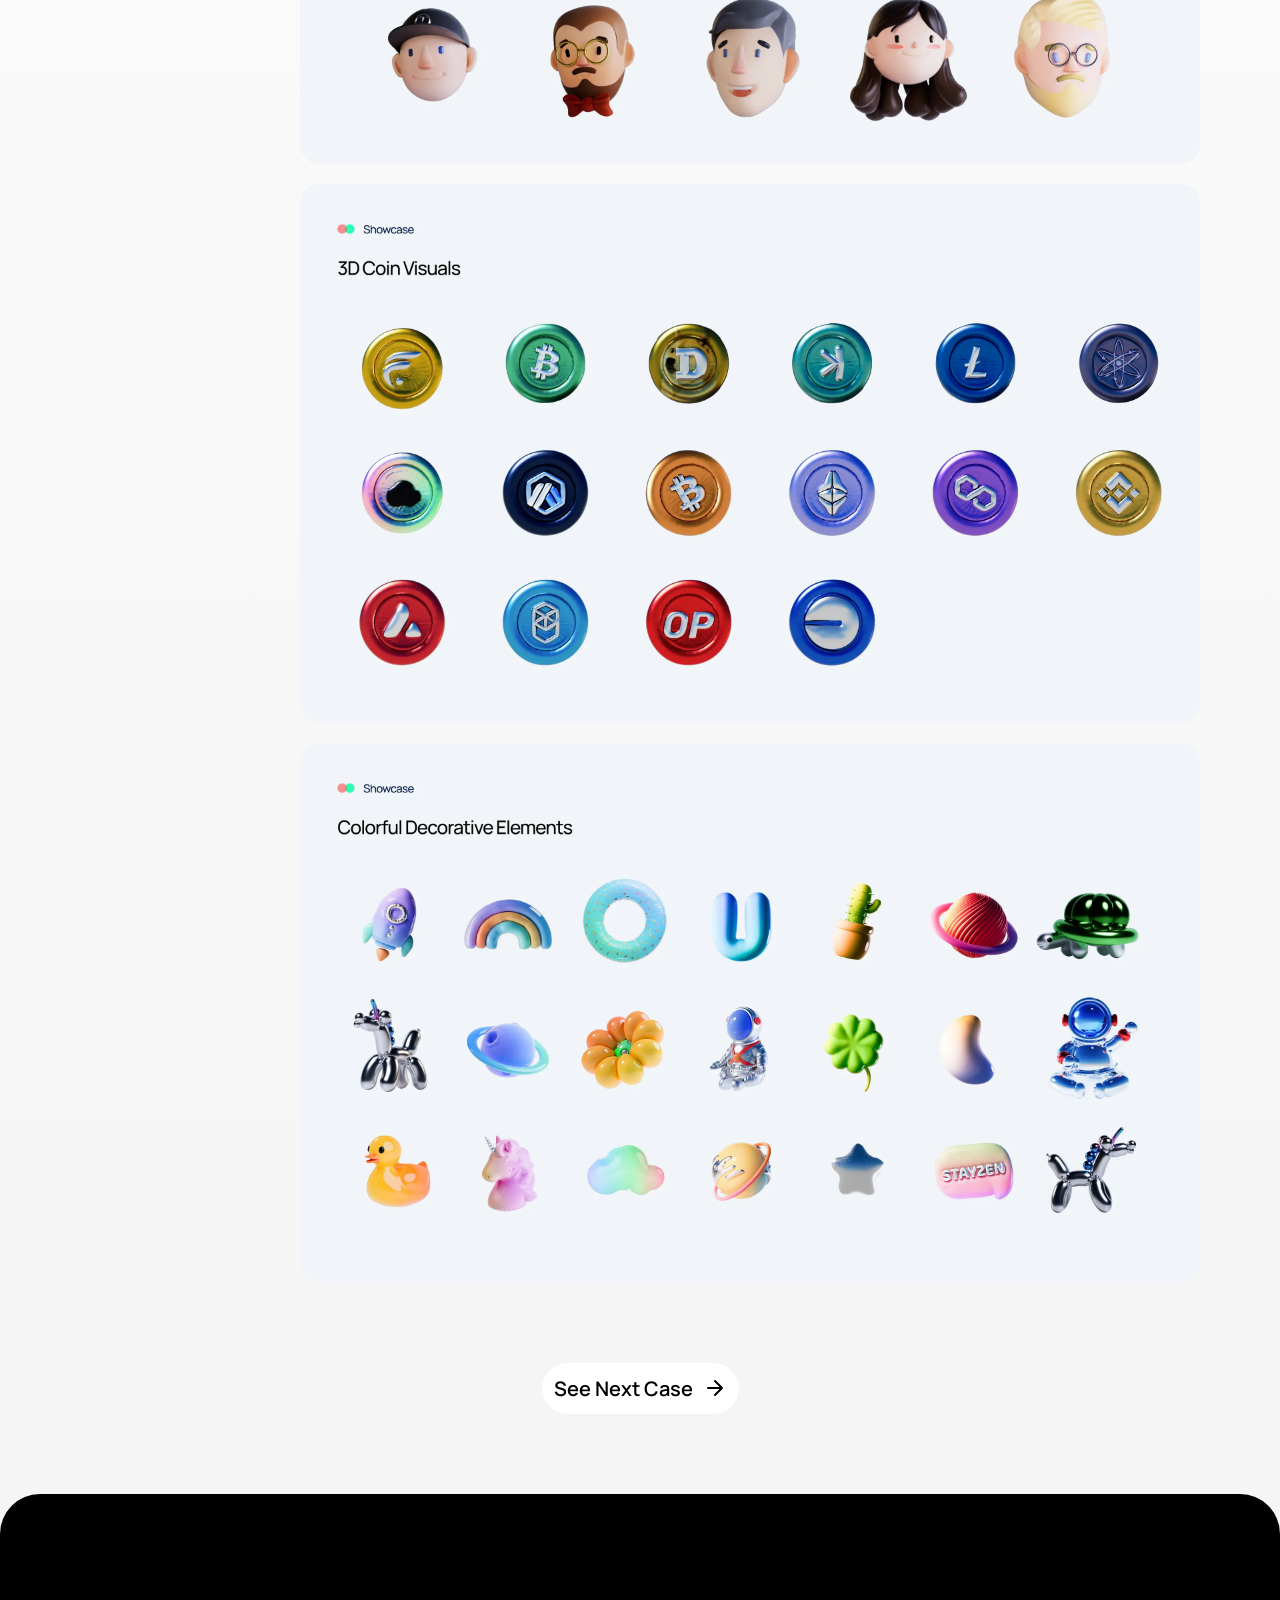
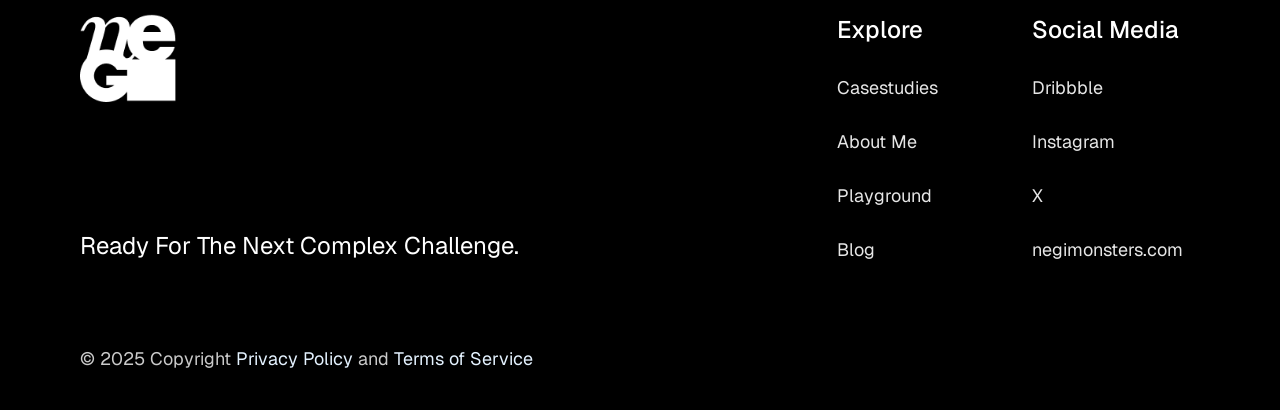
<file: exp6.html>
<!DOCTYPE html>
<html lang="en">
<head>
  <meta charset="UTF-8">
  <meta name="viewport" content="width=device-width, initial-scale=1.0">
  <title>Enterprise Mobility Experience</title>
  <link rel="icon" type="image/png" href="favicon.png">
  <link rel="stylesheet" href="expCommon.css">
  <link rel="preconnect" href="https://fonts.googleapis.com">
  <link rel="preconnect" href="https://fonts.gstatic.com" crossorigin>
    <link rel="preload" as="image" href="case6_hero.webp">
  <link href="https://fonts.googleapis.com/css2?family=Geist:wght@400;500&family=Manrope:wght@400;500;600&family=Playfair+Display:ital,wght@1,500&display=swap" rel="stylesheet">
</head>
<body>
  
  <nav class="navbar">
    <div class="nav-logo">
      <img src="Logo.png" alt="Avery Design Logo" id="logo-img">
    </div>
    <div class="nav-menu">
      <a href="index.html" class="nav-link">Home</a>
      <a href="case.html" class="nav-link">About Me</a>
      <a href="project.html" class="nav-link active">Case Studies</a>
      <a href="playground.html" class="nav-link">Playground</a>
    </div>
    <div class="nav-actions">
      <a href="portfolio.pdf" download="portfolio.pdf" target="_blank" class="btn-download">
        Download Resume
        <svg width="24" height="24" viewBox="0 0 24 24" fill="none" xmlns="http://www.w3.org/2000/svg">
          <path d="M12 15V3M12 15L8 11M12 15L16 11M21 15V19C21 19.5304 20.7893 20.0391 20.4142 20.4142C20.0391 20.7893 19.5304 21 19 21H5C4.46957 21 3.96086 20.7893 3.58579 20.4142C3.21071 20.0391 3 19.5304 3 19V15" stroke="currentColor" stroke-width="2" stroke-linecap="round" stroke-linejoin="round"/>
        </svg>
      </a>

      <button class="btn-menu-mobile" id="mobile-menu-btn">
        <svg width="24" height="24" viewBox="0 0 24 24" fill="none" xmlns="http://www.w3.org/2000/svg">
          <path d="M4 6H20M4 12H20M4 18H20" stroke="currentColor" stroke-width="2" stroke-linecap="square" stroke-linejoin="miter" />
        </svg>
      </button>

      <a href="portfolio.pdf" download="portfolio.pdf" target="_blank" class="btn-download-tablet">
        <svg width="24" height="24" viewBox="0 0 24 24" fill="none" xmlns="http://www.w3.org/2000/svg">
          <path d="M12 15V3M12 15L8 11M12 15L16 11M21 15V19C21 19.5304 20.7893 20.0391 20.4142 20.4142C20.0391 20.7893 19.5304 21 19 21H5C4.46957 21 3.96086 20.7893 3.58579 20.4142C3.21071 20.0391 3 19.5304 3 19V15" stroke="currentColor" stroke-width="2" stroke-linecap="round" stroke-linejoin="round"/>
        </svg>
      </a>
    </div>
  </nav>

  <section class="exp-detail-hero">
    <div class="exp-hero-text">
      <h1 class="exp-title">Unizen in 3D</h1>
      <p class="exp-description">
        Developing a set of 3D marketing assets to enrich brand communication across social and promotional touchpoints.
      </p>
    </div>
    <div class="exp-hero-image">
      <img src="case6_hero.webp" alt="Unizen 3D Assets">
    </div>
  </section>

  <section class="exp-detail-content">
    
    <aside class="exp-sidebar">
      <a href="#context" class="sidebar-item">Context</a>
      <a href="#intro1" class="sidebar-item">Showcase</a>
    </aside>

    <div class="exp-info-list">
      
      <div class="info-block" id="context">
        <h3 class="info-title">Context</h3>
        <p class="info-desc">Unizen needed a series of 3D marketing assets to enrich its brand communication and create a more distinctive visual presence across promotional touchpoints.</p>
      </div>
      <div class="info-block" id="intro1">
        <h3 class="info-title">Showcase</h3>
        <div class="info-image">
          <img src="case6_image1.webp" alt="Project Screenshot 2" loading="lazy">
        </div>
        <div class="info-image">
          <img src="case6_image2.webp" alt="Project Screenshot 2" loading="lazy">
        </div>
        <div class="info-image">
          <img src="case6_image3.webp" alt="Project Screenshot 2" loading="lazy">
        </div>

      </div>

    </div>
  </section>

  <section class="next-case-section">
    <a href="exp7.html" class="next-case-btn">
      See Next Case 
      <svg width="24" height="24" viewBox="0 0 24 24" fill="none" xmlns="http://www.w3.org/2000/svg">
        <path d="M5 12H19 M12 5L19 12L12 19" stroke="currentColor" stroke-width="2" stroke-linecap="round" stroke-linejoin="round"/>
      </svg>
    </a>
  </section>

  <footer class="footer-section">
    <div class="footer-top">
      <div class="footer-brand">
        <img src="footerLogo.png" alt="Negi Design Logo" class="footer-logo">
        <p class="footer-slogan">Ready For The Next Complex Challenge.</p>
      </div>

      <div class="footer-links-container">
        <div class="footer-nav-col">
          <h4 class="footer-col-title">Explore</h4>
          <a href="index.html#case-studies" class="footer-link">Casestudies</a>
          <a href="index.html#about" class="footer-link">About Me</a>
          <a href="index.html#playground" class="footer-link">Playground</a>
          <a href="index.html#blog" class="footer-link">Blog</a>
        </div>
        
        <div class="footer-nav-col">
          <h4 class="footer-col-title">Social Media</h4>
          <a href="https://dribbble.com/AveryMC" class="footer-link" target="_blank">Dribbble</a>
          <a href="https://www.instagram.com/negi_designnn/" class="footer-link" target="_blank">Instagram</a>
          <a href="https://x.com/negidesignlab" class="footer-link" target="_blank">X</a>
          <a href="https://negimonsters.com/" class="footer-link" target="_blank">negimonsters.com</a>
        </div>
      </div>
    </div>

    <div class="footer-bottom">
      <p class="copyright-text">
        © 2025 Copyright <a href="#" class="legal-link">Privacy Policy</a> and <a href="#" class="legal-link">Terms of Service</a>
      </p>
    </div>
  </footer>

  <script src="exp.js"></script>
</body>
</html>
</file>
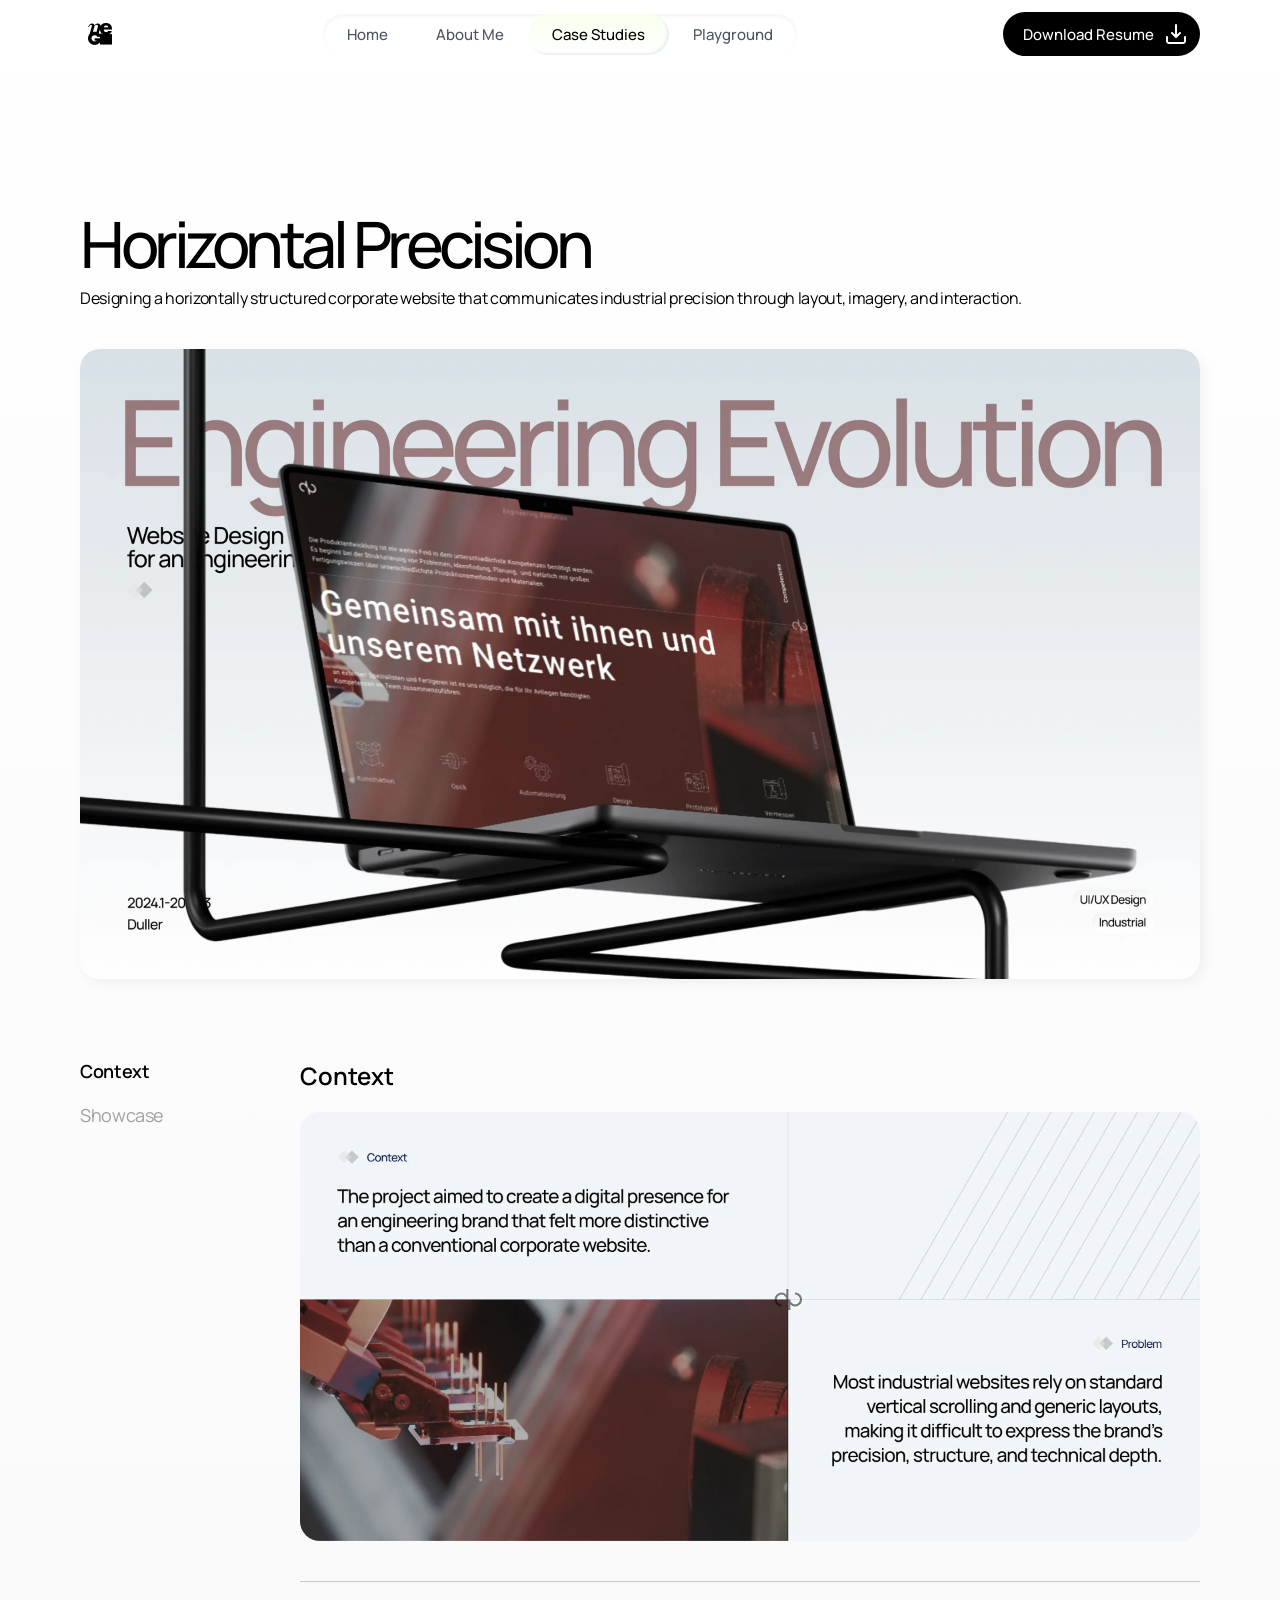
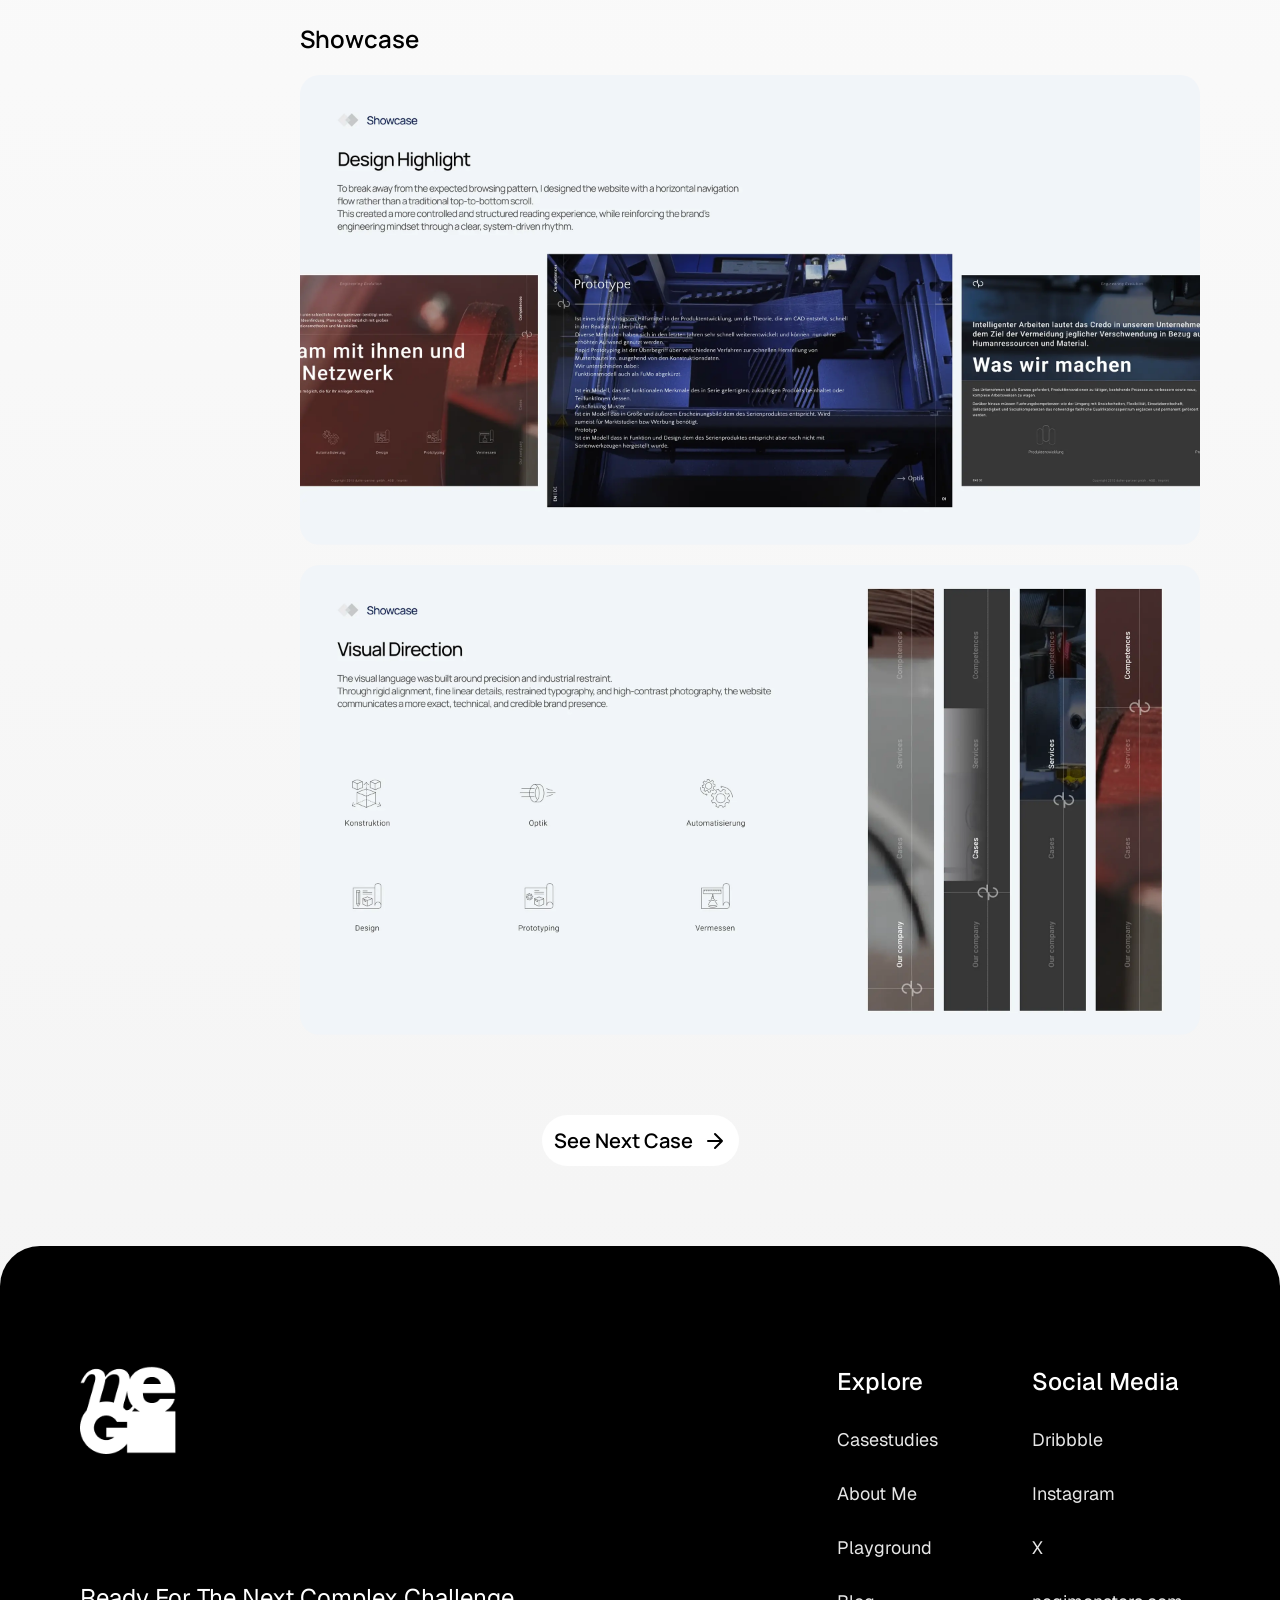
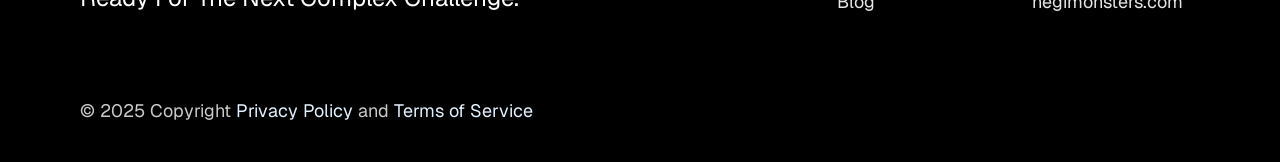
<file: exp7.html>
<!DOCTYPE html>
<html lang="en">
<head>
  <meta charset="UTF-8">
  <meta name="viewport" content="width=device-width, initial-scale=1.0">
  <title>Enterprise Mobility Experience</title>
  <link rel="icon" type="image/png" href="favicon.png">
  <link rel="stylesheet" href="expCommon.css">
  <link rel="preconnect" href="https://fonts.googleapis.com">
  <link rel="preconnect" href="https://fonts.gstatic.com" crossorigin>
    <link rel="preload" as="image" href="case7_hero.webp">
  <link href="https://fonts.googleapis.com/css2?family=Geist:wght@400;500&family=Manrope:wght@400;500;600&family=Playfair+Display:ital,wght@1,500&display=swap" rel="stylesheet">
</head>
<body>
  
  <nav class="navbar">
    <div class="nav-logo">
      <img src="Logo.png" alt="Avery Design Logo" id="logo-img">
    </div>
    <div class="nav-menu">
      <a href="index.html" class="nav-link">Home</a>
      <a href="case.html" class="nav-link">About Me</a>
      <a href="project.html" class="nav-link active">Case Studies</a>
      <a href="playground.html" class="nav-link">Playground</a>
    </div>
    <div class="nav-actions">
      <a href="portfolio.pdf" download="portfolio.pdf" target="_blank" class="btn-download">
        Download Resume
        <svg width="24" height="24" viewBox="0 0 24 24" fill="none" xmlns="http://www.w3.org/2000/svg">
          <path d="M12 15V3M12 15L8 11M12 15L16 11M21 15V19C21 19.5304 20.7893 20.0391 20.4142 20.4142C20.0391 20.7893 19.5304 21 19 21H5C4.46957 21 3.96086 20.7893 3.58579 20.4142C3.21071 20.0391 3 19.5304 3 19V15" stroke="currentColor" stroke-width="2" stroke-linecap="round" stroke-linejoin="round"/>
        </svg>
      </a>

      <button class="btn-menu-mobile" id="mobile-menu-btn">
        <svg width="24" height="24" viewBox="0 0 24 24" fill="none" xmlns="http://www.w3.org/2000/svg">
          <path d="M4 6H20M4 12H20M4 18H20" stroke="currentColor" stroke-width="2" stroke-linecap="square" stroke-linejoin="miter" />
        </svg>
      </button>

      <a href="portfolio.pdf" download="portfolio.pdf" target="_blank" class="btn-download-tablet">
        <svg width="24" height="24" viewBox="0 0 24 24" fill="none" xmlns="http://www.w3.org/2000/svg">
          <path d="M12 15V3M12 15L8 11M12 15L16 11M21 15V19C21 19.5304 20.7893 20.0391 20.4142 20.4142C20.0391 20.7893 19.5304 21 19 21H5C4.46957 21 3.96086 20.7893 3.58579 20.4142C3.21071 20.0391 3 19.5304 3 19V15" stroke="currentColor" stroke-width="2" stroke-linecap="round" stroke-linejoin="round"/>
        </svg>
      </a>
    </div>
  </nav>

  <section class="exp-detail-hero">
    <div class="exp-hero-text">
      <h1 class="exp-title">Horizontal Precision</h1>
      <p class="exp-description">
        Designing a horizontally structured corporate website that communicates industrial precision through layout, imagery, and interaction.
      </p>
    </div>
    <div class="exp-hero-image">
      <img src="case7_hero.webp" alt="Unizen 3D Assets">
    </div>
  </section>

  <section class="exp-detail-content">
    
    <aside class="exp-sidebar">
      <a href="#context" class="sidebar-item">Context</a>
      <a href="#intro1" class="sidebar-item">Showcase</a>
    </aside>

    <div class="exp-info-list">
      
      <div class="info-block" id="context">
        <h3 class="info-title">Context</h3>
        <div class="info-image">
          <img src="case7_image1.webp" alt="Project Screenshot 2" loading="lazy">
        </div>
      </div>
      <div class="info-block" id="intro1">
        <h3 class="info-title">Showcase</h3>
        <div class="info-image">
          <img src="case7_image2.webp" alt="Project Screenshot 2" loading="lazy">
        </div>
        <div class="info-image">
          <img src="case7_image3.webp" alt="Project Screenshot 2" loading="lazy">
        </div>

      </div>

    </div>
  </section>

  <section class="next-case-section">
    <a href="exp8.html" class="next-case-btn">
      See Next Case 
      <svg width="24" height="24" viewBox="0 0 24 24" fill="none" xmlns="http://www.w3.org/2000/svg">
        <path d="M5 12H19 M12 5L19 12L12 19" stroke="currentColor" stroke-width="2" stroke-linecap="round" stroke-linejoin="round"/>
      </svg>
    </a>
  </section>

  <footer class="footer-section">
    <div class="footer-top">
      <div class="footer-brand">
        <img src="footerLogo.png" alt="Negi Design Logo" class="footer-logo">
        <p class="footer-slogan">Ready For The Next Complex Challenge.</p>
      </div>

      <div class="footer-links-container">
        <div class="footer-nav-col">
          <h4 class="footer-col-title">Explore</h4>
          <a href="index.html#case-studies" class="footer-link">Casestudies</a>
          <a href="index.html#about" class="footer-link">About Me</a>
          <a href="index.html#playground" class="footer-link">Playground</a>
          <a href="index.html#blog" class="footer-link">Blog</a>
        </div>
        
        <div class="footer-nav-col">
          <h4 class="footer-col-title">Social Media</h4>
          <a href="https://dribbble.com/AveryMC" class="footer-link" target="_blank">Dribbble</a>
          <a href="https://www.instagram.com/negi_designnn/" class="footer-link" target="_blank">Instagram</a>
          <a href="https://x.com/negidesignlab" class="footer-link" target="_blank">X</a>
          <a href="https://negimonsters.com/" class="footer-link" target="_blank">negimonsters.com</a>
        </div>
      </div>
    </div>

    <div class="footer-bottom">
      <p class="copyright-text">
        © 2025 Copyright <a href="#" class="legal-link">Privacy Policy</a> and <a href="#" class="legal-link">Terms of Service</a>
      </p>
    </div>
  </footer>

  <script src="exp.js"></script>
</body>
</html>
</file>
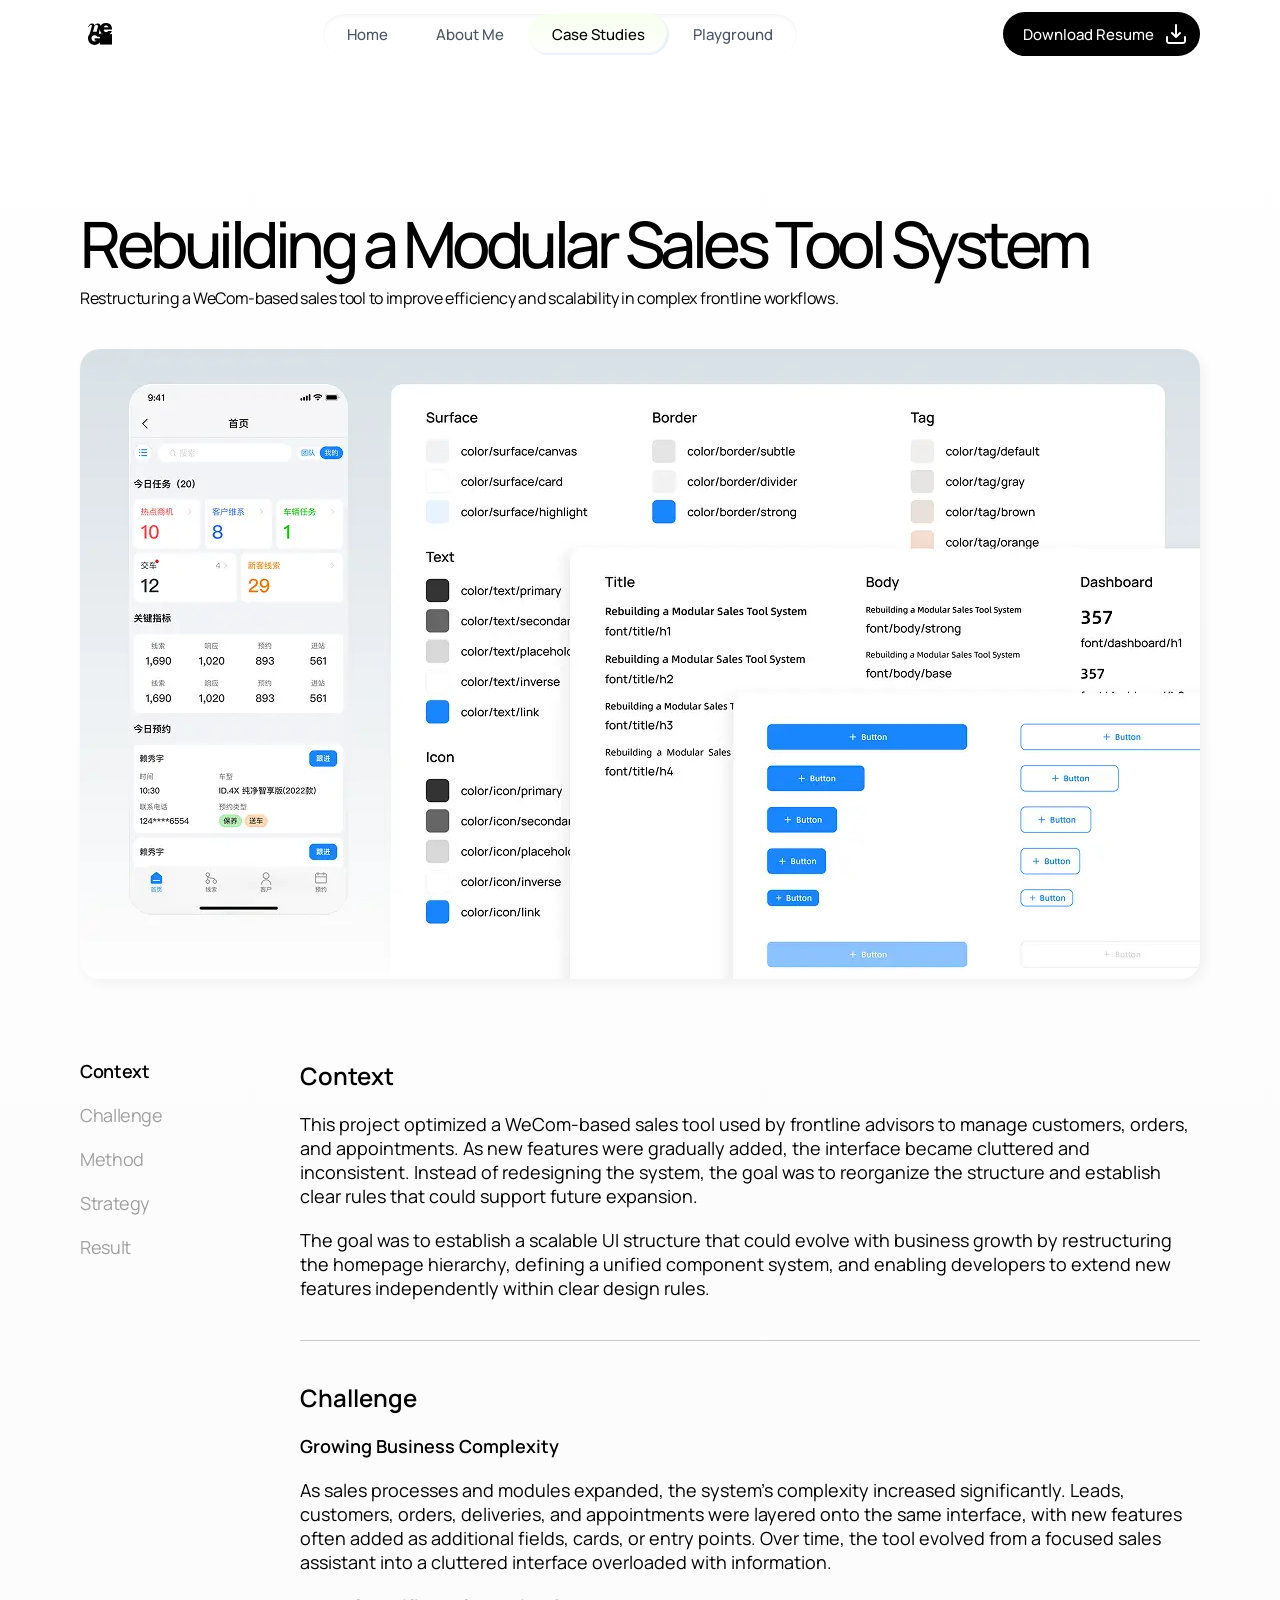
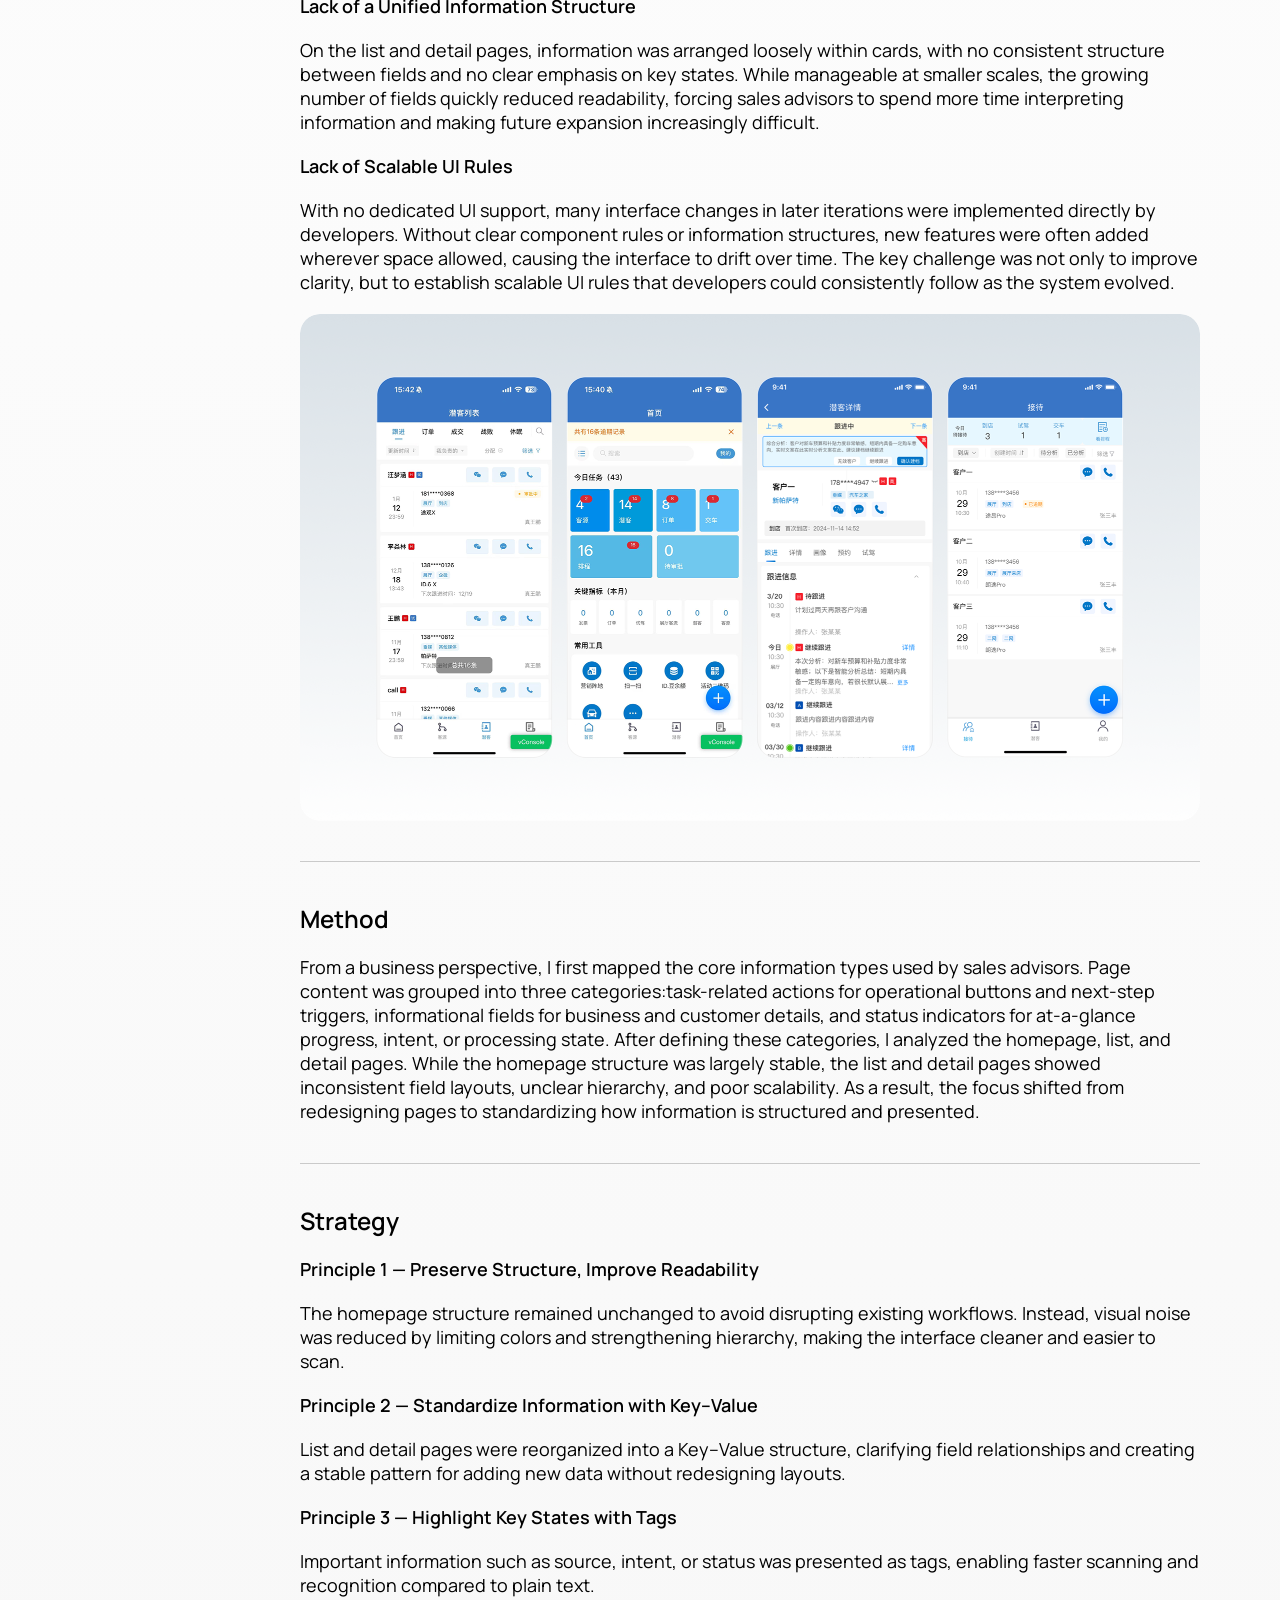
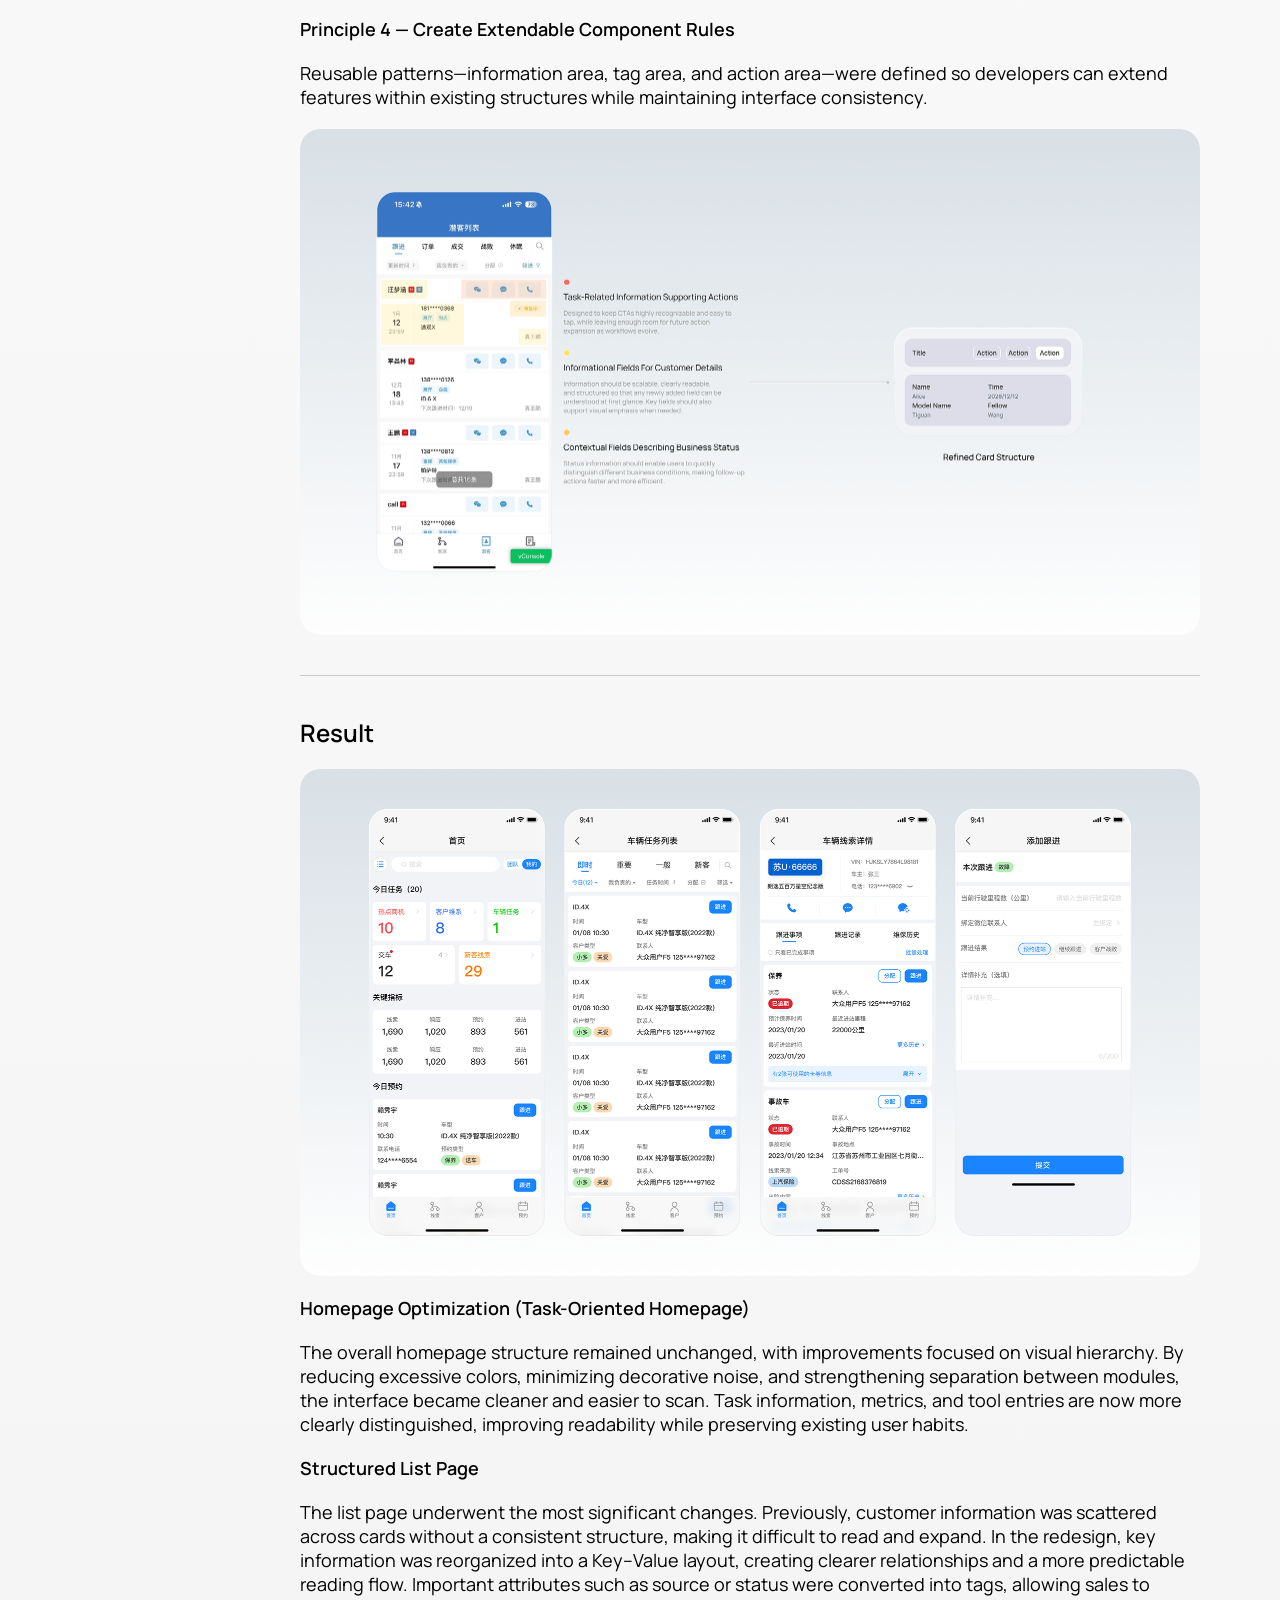
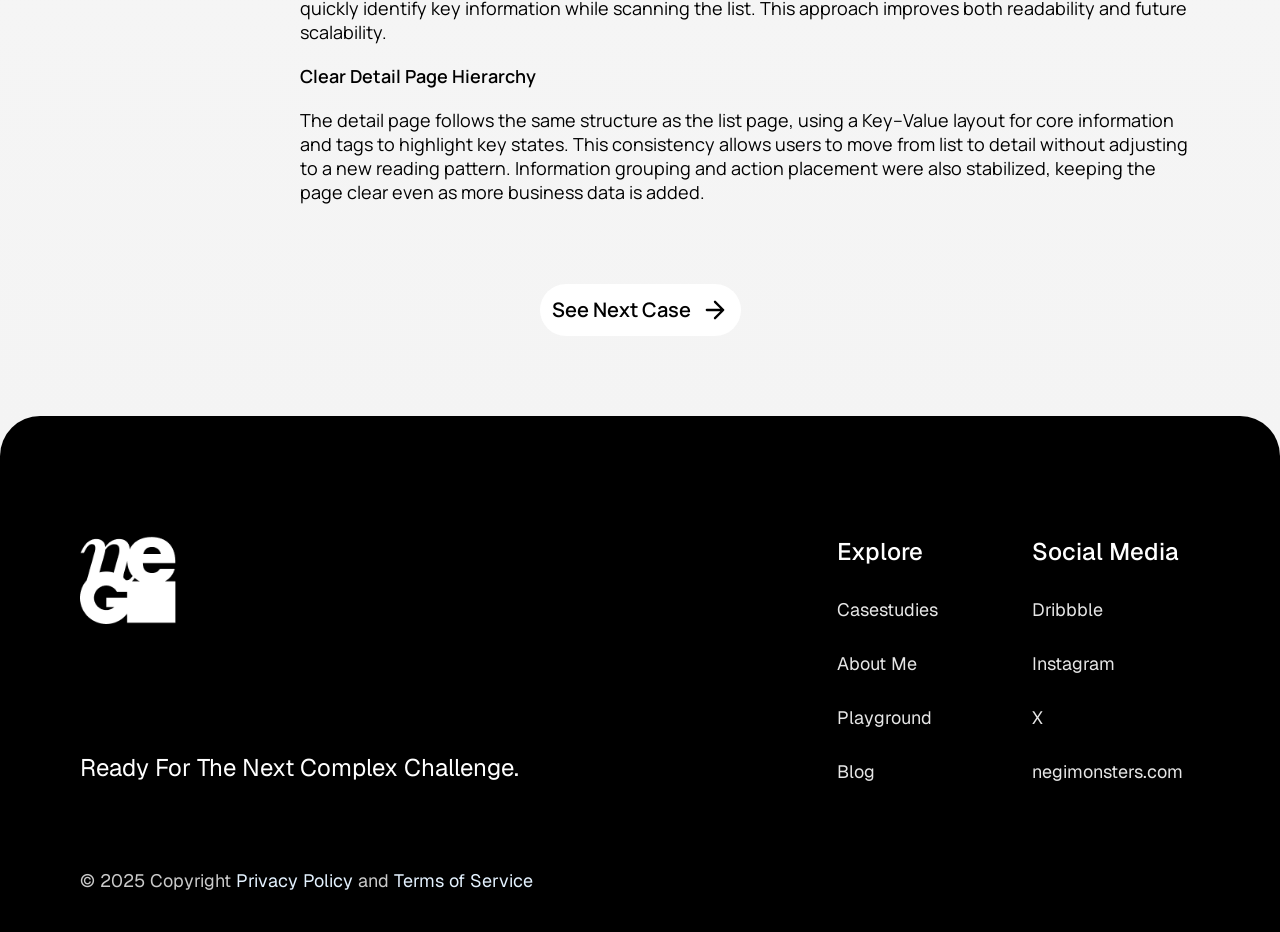
<file: exp8.html>
<!DOCTYPE html>
<html lang="en">
<head>
  <meta charset="UTF-8">
  <meta name="viewport" content="width=device-width, initial-scale=1.0">
  <title>Rebuilding a Modular Sales Tool System</title>
  <link rel="icon" type="image/png" href="favicon.png">
  <link rel="stylesheet" href="expCommon.css">
  <link rel="preconnect" href="https://fonts.googleapis.com">
  <link rel="preconnect" href="https://fonts.gstatic.com" crossorigin>
  <link rel="preload" as="image" href="case8_hero.webp">
  <link href="https://fonts.googleapis.com/css2?family=Geist:wght@400;500&family=Manrope:wght@400;500;600&family=Playfair+Display:ital,wght@1,500&display=swap" rel="stylesheet">
</head>
<body>
  
  <nav class="navbar">
    <div class="nav-logo">
      <img src="Logo.png" alt="Avery Design Logo" id="logo-img">
    </div>
    <div class="nav-menu">
      <a href="index.html" class="nav-link">Home</a>
      <a href="case.html" class="nav-link">About Me</a>
      <a href="project.html" class="nav-link active">Case Studies</a>
      <a href="playground.html" class="nav-link">Playground</a>
    </div>
    <div class="nav-actions">
      <a href="portfolio.pdf" download="portfolio.pdf" target="_blank" class="btn-download">
        Download Resume
        <svg width="24" height="24" viewBox="0 0 24 24" fill="none" xmlns="http://www.w3.org/2000/svg">
          <path d="M12 15V3M12 15L8 11M12 15L16 11M21 15V19C21 19.5304 20.7893 20.0391 20.4142 20.4142C20.0391 20.7893 19.5304 21 19 21H5C4.46957 21 3.96086 20.7893 3.58579 20.4142C3.21071 20.0391 3 19.5304 3 19V15" stroke="currentColor" stroke-width="2" stroke-linecap="round" stroke-linejoin="round"/>
        </svg>
      </a>

      <button class="btn-menu-mobile" id="mobile-menu-btn">
        <svg width="24" height="24" viewBox="0 0 24 24" fill="none" xmlns="http://www.w3.org/2000/svg">
          <path d="M4 6H20M4 12H20M4 18H20" stroke="currentColor" stroke-width="2" stroke-linecap="square" stroke-linejoin="miter" />
        </svg>
      </button>

      <a href="portfolio.pdf" download="portfolio.pdf" target="_blank" class="btn-download-tablet">
        <svg width="24" height="24" viewBox="0 0 24 24" fill="none" xmlns="http://www.w3.org/2000/svg">
          <path d="M12 15V3M12 15L8 11M12 15L16 11M21 15V19C21 19.5304 20.7893 20.0391 20.4142 20.4142C20.0391 20.7893 19.5304 21 19 21H5C4.46957 21 3.96086 20.7893 3.58579 20.4142C3.21071 20.0391 3 19.5304 3 19V15" stroke="currentColor" stroke-width="2" stroke-linecap="round" stroke-linejoin="round"/>
        </svg>
      </a>
    </div>
  </nav>

  <section class="exp-detail-hero">
    <div class="exp-hero-text">
      <h1 class="exp-title">Rebuilding a Modular Sales Tool System</h1>
      <p class="exp-description">
        Restructuring a WeCom-based sales tool to improve efficiency and scalability in complex frontline workflows.
      </p>
    </div>
    <div class="exp-hero-image">
      <img src="case8_hero.webp" alt="Enterprise Mobility App Screens">
    </div>
  </section>

  <section class="exp-detail-content">
    
    <aside class="exp-sidebar">
      <a href="#context" class="sidebar-item">Context</a>
      <a href="#intro1" class="sidebar-item">Challenge</a>
      <a href="#intro2" class="sidebar-item">Method</a>
      <a href="#intro3" class="sidebar-item">Strategy</a>
      <a href="#intro4" class="sidebar-item">Result</a>
    </aside>

    <div class="exp-info-list">
      
      <div class="info-block" id="context">
        <h3 class="info-title">Context</h3>
        <p class="info-desc">This project optimized a WeCom-based sales tool used by frontline advisors to manage customers, orders, 
          and appointments. As new features were gradually added, the interface became cluttered and inconsistent. Instead of redesigning the system, 
          the goal was to reorganize the structure and establish clear rules that could support future expansion.
        </p>
        <p class="info-desc">The goal was to establish a scalable UI structure that could evolve with business 
          growth by restructuring the homepage hierarchy, defining a unified component system, 
          and enabling developers to extend new features independently within clear design rules.
        </p>
      </div>
      <div class="info-block" id="intro1">
        <h3 class="info-title">Challenge</h3>
        <p class="info-subtitle">Growing Business Complexity</p>
        <p class="info-desc">As sales processes and modules expanded, the system’s complexity increased significantly. 
          Leads, customers, orders, deliveries, and appointments were layered onto the same interface, 
          with new features often added as additional fields, cards, or entry points. Over time, 
          the tool evolved from a focused sales assistant into a cluttered interface overloaded with information.
        </p>
        <p class="info-subtitle">Lack of a Unified Information Structure</p>
        <p class="info-desc">On the list and detail pages, information was arranged loosely within cards, 
          with no consistent structure between fields and no clear emphasis on key states. While manageable at smaller scales, 
          the growing number of fields quickly reduced readability, 
          forcing sales advisors to spend more time interpreting information and making future expansion increasingly difficult.
        </p>
        <p class="info-subtitle">Lack of Scalable UI Rules</p>
        <p class="info-desc">With no dedicated UI support, many interface changes in later iterations 
          were implemented directly by developers. Without clear component rules or information structures, 
          new features were often added wherever space allowed, causing the interface to drift over time. 
          The key challenge was not only to improve clarity, 
          but to establish scalable UI rules that developers could consistently follow as the system evolved.
        </p>
        <div class="info-image">
          <img src="exp31.png" alt="Project Screenshot 2">
        </div>
      </div>

      <div class="info-block" id="intro2">
        <h3 class="info-title">Method</h3>
        <p class="info-desc">From a business perspective, I first mapped the core information types used by sales advisors. 
          Page content was grouped into three categories:task-related actions 
          for operational buttons and next-step triggers, informational fields for business and customer details, and status indicators 
          for at-a-glance progress, intent, or processing state. After defining these categories, 
          I analyzed the homepage, list, and detail pages. While the homepage structure was largely stable, the list and detail pages showed inconsistent field layouts, 
          unclear hierarchy, and poor scalability. As a result, the focus shifted from redesigning pages to standardizing how information is structured and presented.
        </p>
      </div>

      <div class="info-block" id="intro3">
        <h3 class="info-title">Strategy</h3>
        <p class="info-subtitle">Principle 1 — Preserve Structure, Improve Readability</p>
        <p class="info-desc">The homepage structure remained unchanged to avoid disrupting existing workflows. 
          Instead, visual noise was reduced by limiting colors and strengthening hierarchy, making the interface cleaner and easier to scan.
        </p>
        <p class="info-subtitle">Principle 2 — Standardize Information with Key–Value</p>
        <p class="info-desc">List and detail pages were reorganized into a Key–Value structure, 
          clarifying field relationships and creating a stable pattern for adding new data without redesigning layouts.
        </p>
        <p class="info-subtitle">Principle 3 — Highlight Key States with Tags</p>
        <p class="info-desc">Important information such as source, intent, 
          or status was presented as tags, enabling faster scanning and recognition compared to plain text.
        </p>
        <p class="info-subtitle">Principle 4 — Create Extendable Component Rules</p>
        <p class="info-desc">Reusable patterns—information area, tag area, 
          and action area—were defined so developers can extend features within existing structures while maintaining interface consistency.
        </p>
        <div class="info-image">
          <img src="exp32.png" alt="Project Screenshot 3">
        </div>
      </div>

      <div class="info-block" id="intro4">
        <h3 class="info-title">Result</h3>
        <div class="info-image">
          <img src="exp33.png" alt="Project Screenshot 3">
        </div>
        <p class="info-subtitle">Homepage Optimization (Task-Oriented Homepage)</p>
        <p class="info-desc">The overall homepage structure remained unchanged, with improvements focused on visual hierarchy. 
          By reducing excessive colors, minimizing decorative noise, and strengthening separation between modules, 
          the interface became cleaner and easier to scan. Task information, metrics, 
          and tool entries are now more clearly distinguished, improving readability while preserving existing user habits.
        </p>
        <p class="info-subtitle">Structured List Page</p>
        <p class="info-desc">The list page underwent the most significant changes. 
          Previously, customer information was scattered across cards without a consistent structure, 
          making it difficult to read and expand. In the redesign, key information was reorganized into a Key–Value layout, 
          creating clearer relationships and a more predictable reading flow. Important attributes such as source or status were converted into tags, 
          allowing sales to quickly identify key information while scanning the list. This approach improves both readability and future scalability.
        </p>
        <p class="info-subtitle">Clear Detail Page Hierarchy</p>
        <p class="info-desc">The detail page follows the same structure as the list page, 
          using a Key–Value layout for core information and tags to highlight key states. 
          This consistency allows users to move from list to detail without adjusting to a new reading pattern. 
          Information grouping and action placement were also stabilized, keeping the page clear even as more business data is added.
        </p>
      </div>
    </div>
  </section>

  <section class="next-case-section">
    <a href="exp9.html" class="next-case-btn">
      See Next Case 
      <svg width="28" height="28" viewBox="0 0 24 24" fill="none" xmlns="http://www.w3.org/2000/svg">
        <path d="M5 12H19 M12 5L19 12L12 19" stroke="currentColor" stroke-width="2" stroke-linecap="round" stroke-linejoin="round"/>
      </svg>
    </a>
  </section>

  <footer class="footer-section">
    <div class="footer-top">
      <div class="footer-brand">
        <img src="footerLogo.png" alt="Negi Design Logo" class="footer-logo">
        <p class="footer-slogan">Ready For The Next Complex Challenge.</p>
      </div>

      <div class="footer-links-container">
        <div class="footer-nav-col">
          <h4 class="footer-col-title">Explore</h4>
          <a href="index.html#case-studies" class="footer-link">Casestudies</a>
          <a href="index.html#about" class="footer-link">About Me</a>
          <a href="index.html#playground" class="footer-link">Playground</a>
          <a href="index.html#blog" class="footer-link">Blog</a>
        </div>
        
        <div class="footer-nav-col">
          <h4 class="footer-col-title">Social Media</h4>
          <a href="https://dribbble.com/AveryMC" class="footer-link" target="_blank">Dribbble</a>
          <a href="https://www.instagram.com/negi_designnn/" class="footer-link" target="_blank">Instagram</a>
          <a href="https://x.com/negidesignlab" class="footer-link" target="_blank">X</a>
          <a href="https://negimonsters.com/" class="footer-link" target="_blank">negimonsters.com</a>
        </div>
      </div>
    </div>

    <div class="footer-bottom">
      <p class="copyright-text">
        © 2025 Copyright <a href="#" class="legal-link">Privacy Policy</a> and <a href="#" class="legal-link">Terms of Service</a>
      </p>
    </div>
  </footer>

  <script src="exp.js"></script>
</body>
</html>
</file>
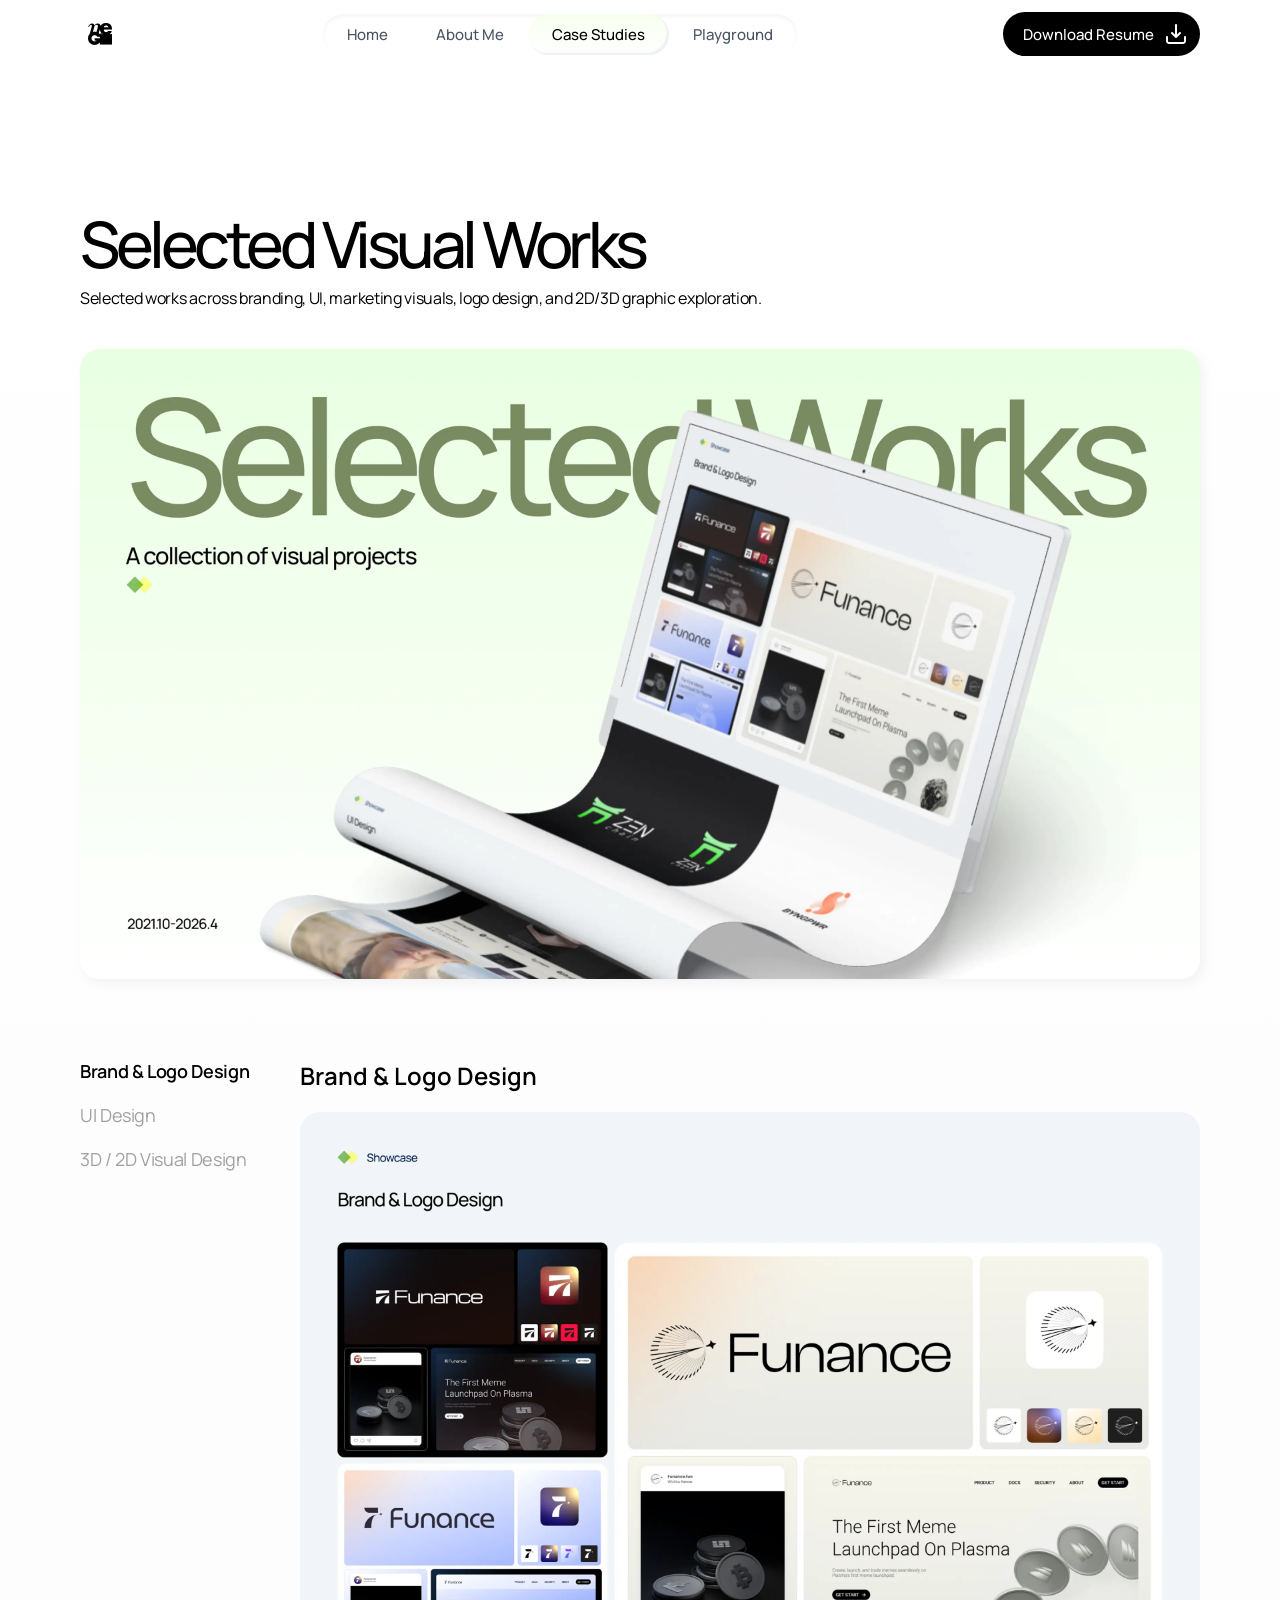
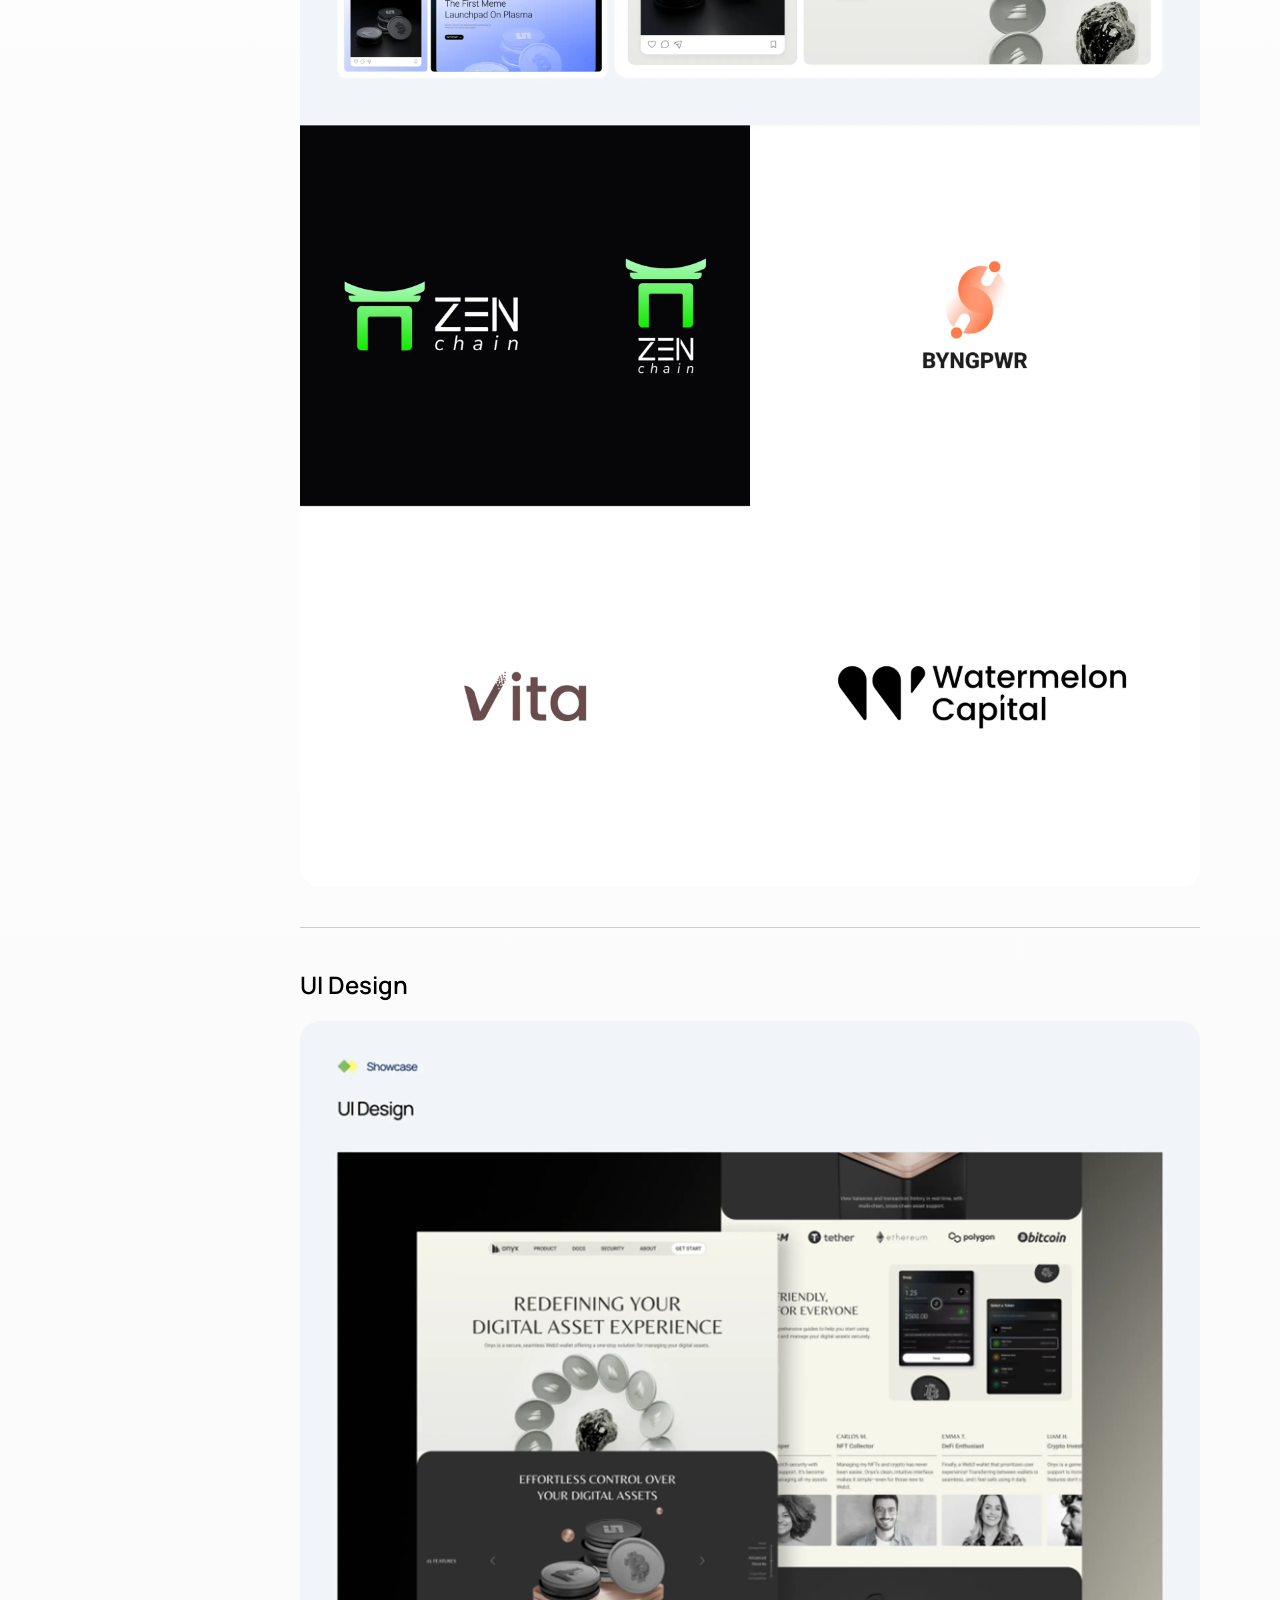
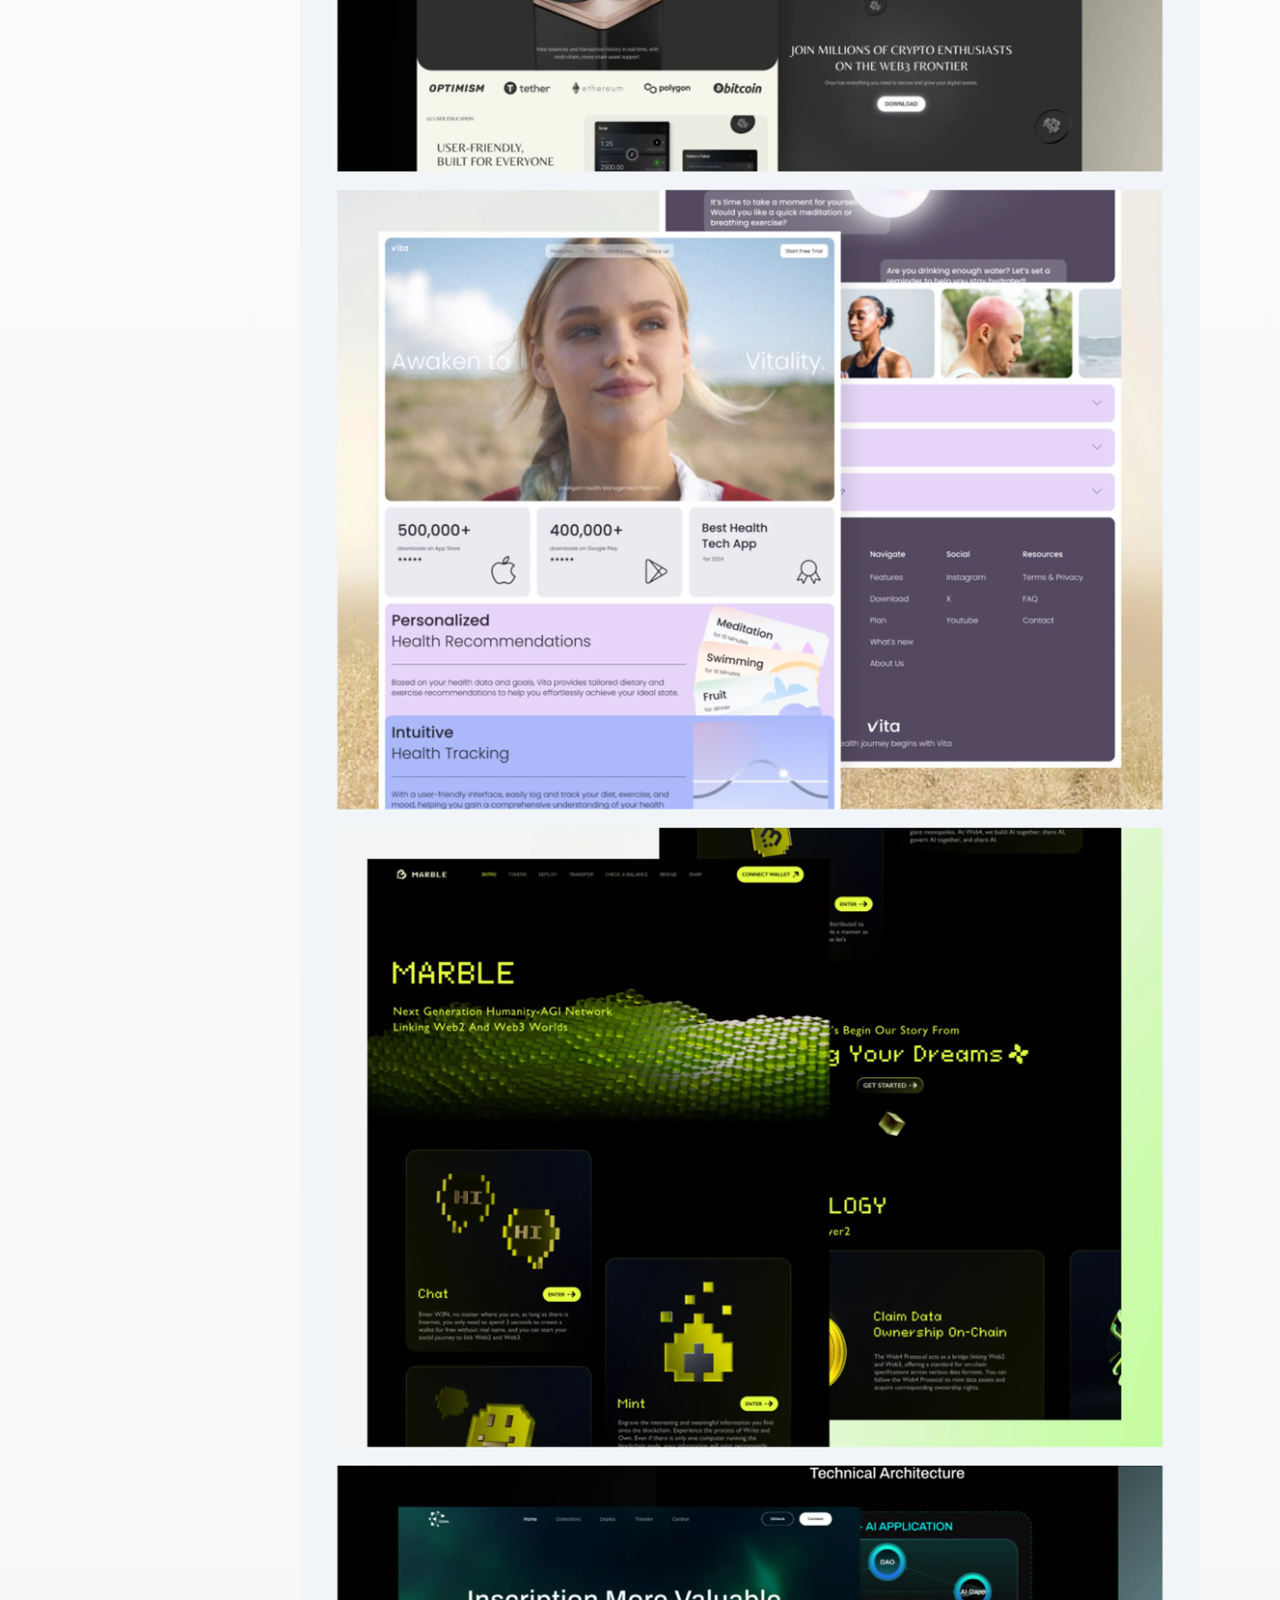
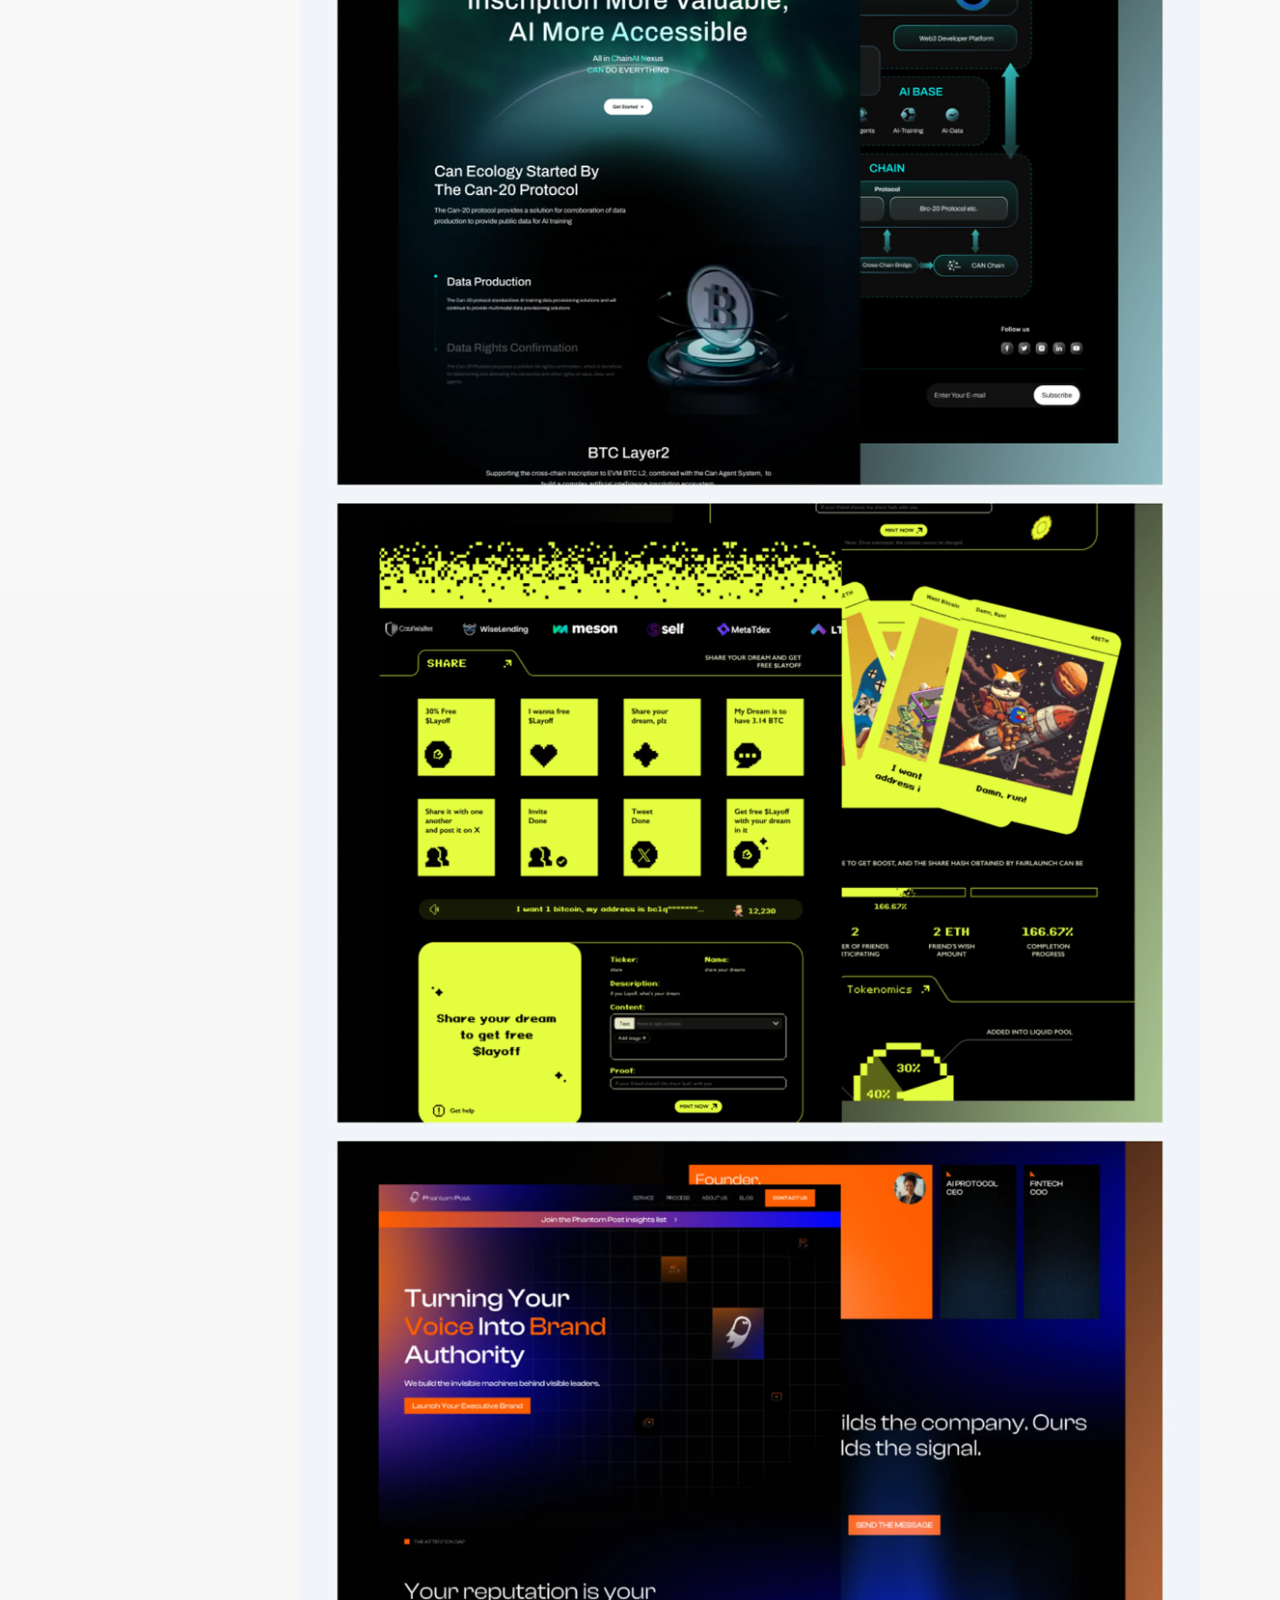
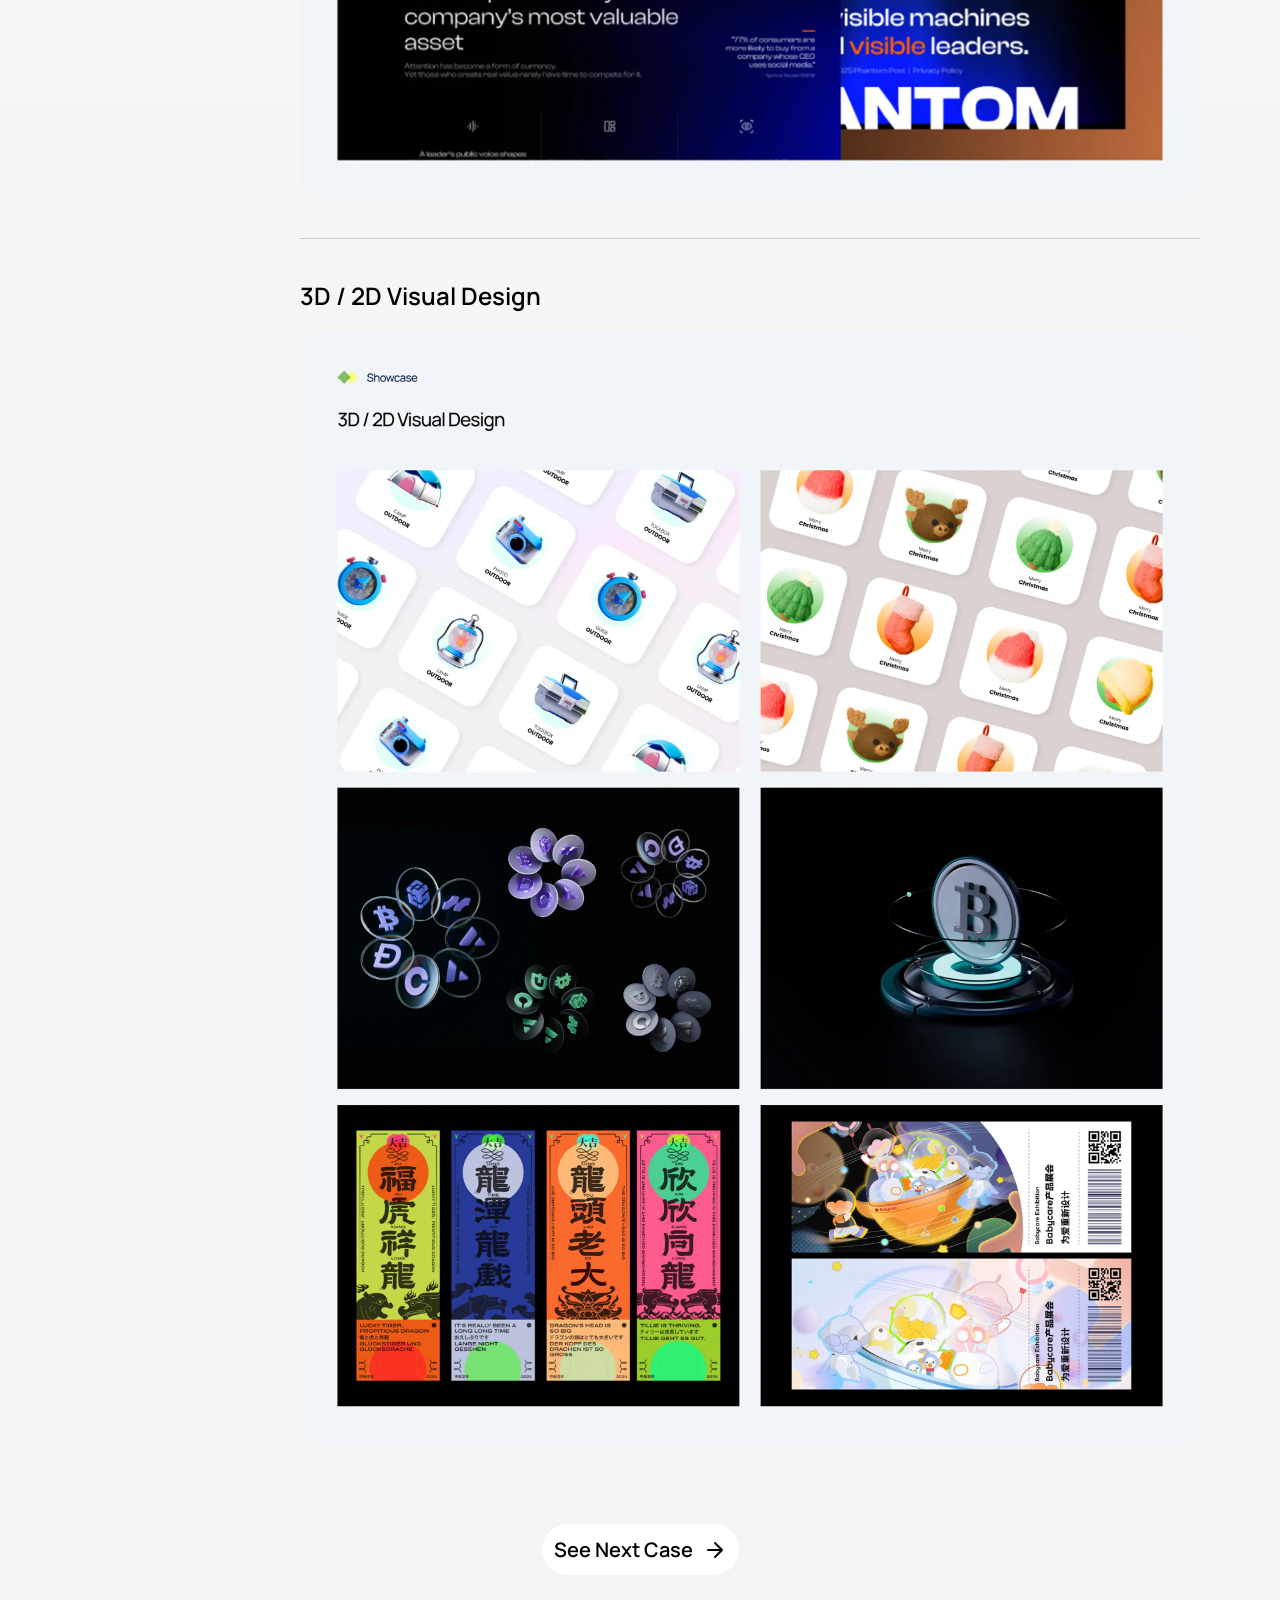
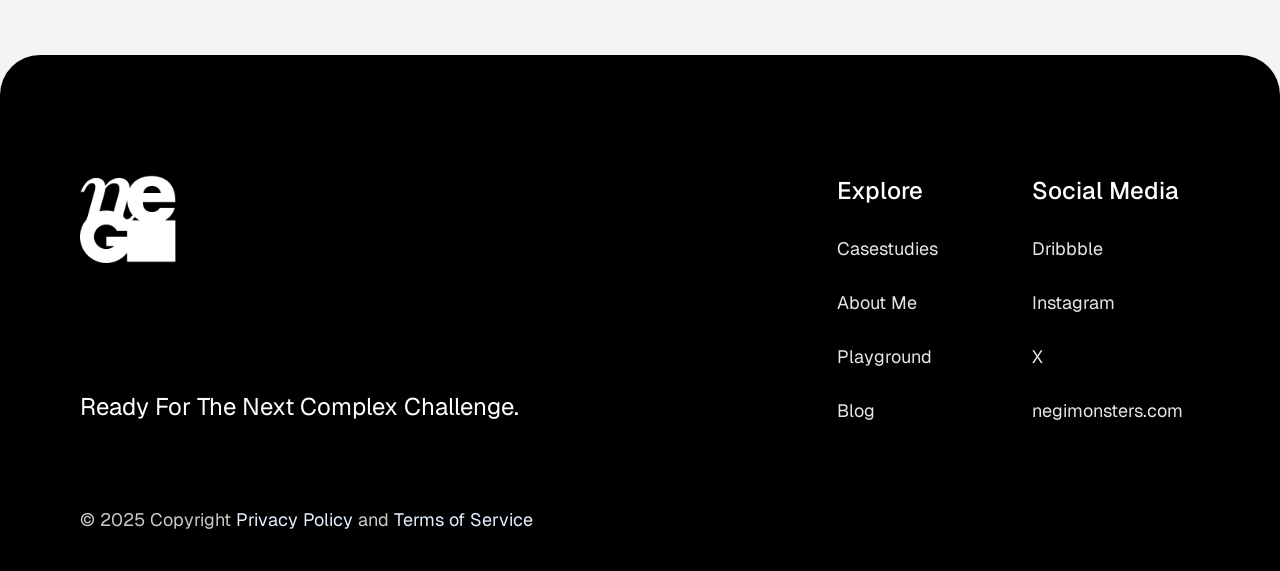
<file: exp9.html>
<!DOCTYPE html>
<html lang="en">
<head>
  <meta charset="UTF-8">
  <meta name="viewport" content="width=device-width, initial-scale=1.0">
  <title>Enterprise Mobility Experience</title>
  <link rel="icon" type="image/png" href="favicon.png">
  <link rel="stylesheet" href="expCommon.css">
  <link rel="preconnect" href="https://fonts.googleapis.com">
  <link rel="preconnect" href="https://fonts.gstatic.com" crossorigin>
    <link rel="preload" as="image" href="case9_hero.webp">
  <link href="https://fonts.googleapis.com/css2?family=Geist:wght@400;500&family=Manrope:wght@400;500;600&family=Playfair+Display:ital,wght@1,500&display=swap" rel="stylesheet">
</head>
<body>
  
  <nav class="navbar">
    <div class="nav-logo">
      <img src="Logo.png" alt="Avery Design Logo" id="logo-img">
    </div>
    <div class="nav-menu">
      <a href="index.html" class="nav-link">Home</a>
      <a href="case.html" class="nav-link">About Me</a>
      <a href="project.html" class="nav-link active">Case Studies</a>
      <a href="playground.html" class="nav-link">Playground</a>
    </div>
    <div class="nav-actions">
      <a href="portfolio.pdf" download="portfolio.pdf" target="_blank" class="btn-download">
        Download Resume
        <svg width="24" height="24" viewBox="0 0 24 24" fill="none" xmlns="http://www.w3.org/2000/svg">
          <path d="M12 15V3M12 15L8 11M12 15L16 11M21 15V19C21 19.5304 20.7893 20.0391 20.4142 20.4142C20.0391 20.7893 19.5304 21 19 21H5C4.46957 21 3.96086 20.7893 3.58579 20.4142C3.21071 20.0391 3 19.5304 3 19V15" stroke="currentColor" stroke-width="2" stroke-linecap="round" stroke-linejoin="round"/>
        </svg>
      </a>

      <button class="btn-menu-mobile" id="mobile-menu-btn">
        <svg width="24" height="24" viewBox="0 0 24 24" fill="none" xmlns="http://www.w3.org/2000/svg">
          <path d="M4 6H20M4 12H20M4 18H20" stroke="currentColor" stroke-width="2" stroke-linecap="square" stroke-linejoin="miter" />
        </svg>
      </button>

      <a href="portfolio.pdf" download="portfolio.pdf" target="_blank" class="btn-download-tablet">
        <svg width="24" height="24" viewBox="0 0 24 24" fill="none" xmlns="http://www.w3.org/2000/svg">
          <path d="M12 15V3M12 15L8 11M12 15L16 11M21 15V19C21 19.5304 20.7893 20.0391 20.4142 20.4142C20.0391 20.7893 19.5304 21 19 21H5C4.46957 21 3.96086 20.7893 3.58579 20.4142C3.21071 20.0391 3 19.5304 3 19V15" stroke="currentColor" stroke-width="2" stroke-linecap="round" stroke-linejoin="round"/>
        </svg>
      </a>
    </div>
  </nav>

  <section class="exp-detail-hero">
    <div class="exp-hero-text">
      <h1 class="exp-title">Selected Visual Works</h1>
      <p class="exp-description">
        Selected works across branding, UI, marketing visuals, logo design, and 2D/3D graphic exploration.
    </div>
    <div class="exp-hero-image">
      <img src="case9_hero.webp" alt="Unizen 3D Assets">
    </div>
  </section>

  <section class="exp-detail-content">
    
    <aside class="exp-sidebar">
      <a href="#context" class="sidebar-item">Brand & Logo Design</a>
      <a href="#intro1" class="sidebar-item">UI Design</a>
      <a href="#intro2" class="sidebar-item">3D / 2D Visual Design</a>
    </aside>

    <div class="exp-info-list">
      
      <div class="info-block" id="context">
        <h3 class="info-title">Brand & Logo Design</h3>
        <div class="info-image">
          <img src="case9_image1.webp" alt="Project Screenshot 2" loading="lazy">
        </div>
      </div>
      <div class="info-block" id="intro1">
        <h3 class="info-title">UI Design</h3>
        <div class="info-image">
          <img src="case9_image2.webp" alt="Project Screenshot 2" loading="lazy">
        </div>
      </div>
      <div class="info-block" id="intro2">
        <h3 class="info-title">3D / 2D Visual Design</h3>
        <div class="info-image">
          <img src="case9_image3.webp" alt="Project Screenshot 2" loading="lazy">
        </div>
      </div>
    </div>
  </section>

  <section class="next-case-section">
    <a href="exp.html" class="next-case-btn">
      See Next Case 
      <svg width="24" height="24" viewBox="0 0 24 24" fill="none" xmlns="http://www.w3.org/2000/svg">
        <path d="M5 12H19 M12 5L19 12L12 19" stroke="currentColor" stroke-width="2" stroke-linecap="round" stroke-linejoin="round"/>
      </svg>
    </a>
  </section>

  <footer class="footer-section">
    <div class="footer-top">
      <div class="footer-brand">
        <img src="footerLogo.png" alt="Negi Design Logo" class="footer-logo">
        <p class="footer-slogan">Ready For The Next Complex Challenge.</p>
      </div>

      <div class="footer-links-container">
        <div class="footer-nav-col">
          <h4 class="footer-col-title">Explore</h4>
          <a href="index.html#case-studies" class="footer-link">Casestudies</a>
          <a href="index.html#about" class="footer-link">About Me</a>
          <a href="index.html#playground" class="footer-link">Playground</a>
          <a href="index.html#blog" class="footer-link">Blog</a>
        </div>
        
        <div class="footer-nav-col">
          <h4 class="footer-col-title">Social Media</h4>
          <a href="https://dribbble.com/AveryMC" class="footer-link" target="_blank">Dribbble</a>
          <a href="https://www.instagram.com/negi_designnn/" class="footer-link" target="_blank">Instagram</a>
          <a href="https://x.com/negidesignlab" class="footer-link" target="_blank">X</a>
          <a href="https://negimonsters.com/" class="footer-link" target="_blank">negimonsters.com</a>
        </div>
      </div>
    </div>

    <div class="footer-bottom">
      <p class="copyright-text">
        © 2025 Copyright <a href="#" class="legal-link">Privacy Policy</a> and <a href="#" class="legal-link">Terms of Service</a>
      </p>
    </div>
  </footer>

  <script src="exp.js"></script>
</body>
</html>
</file>
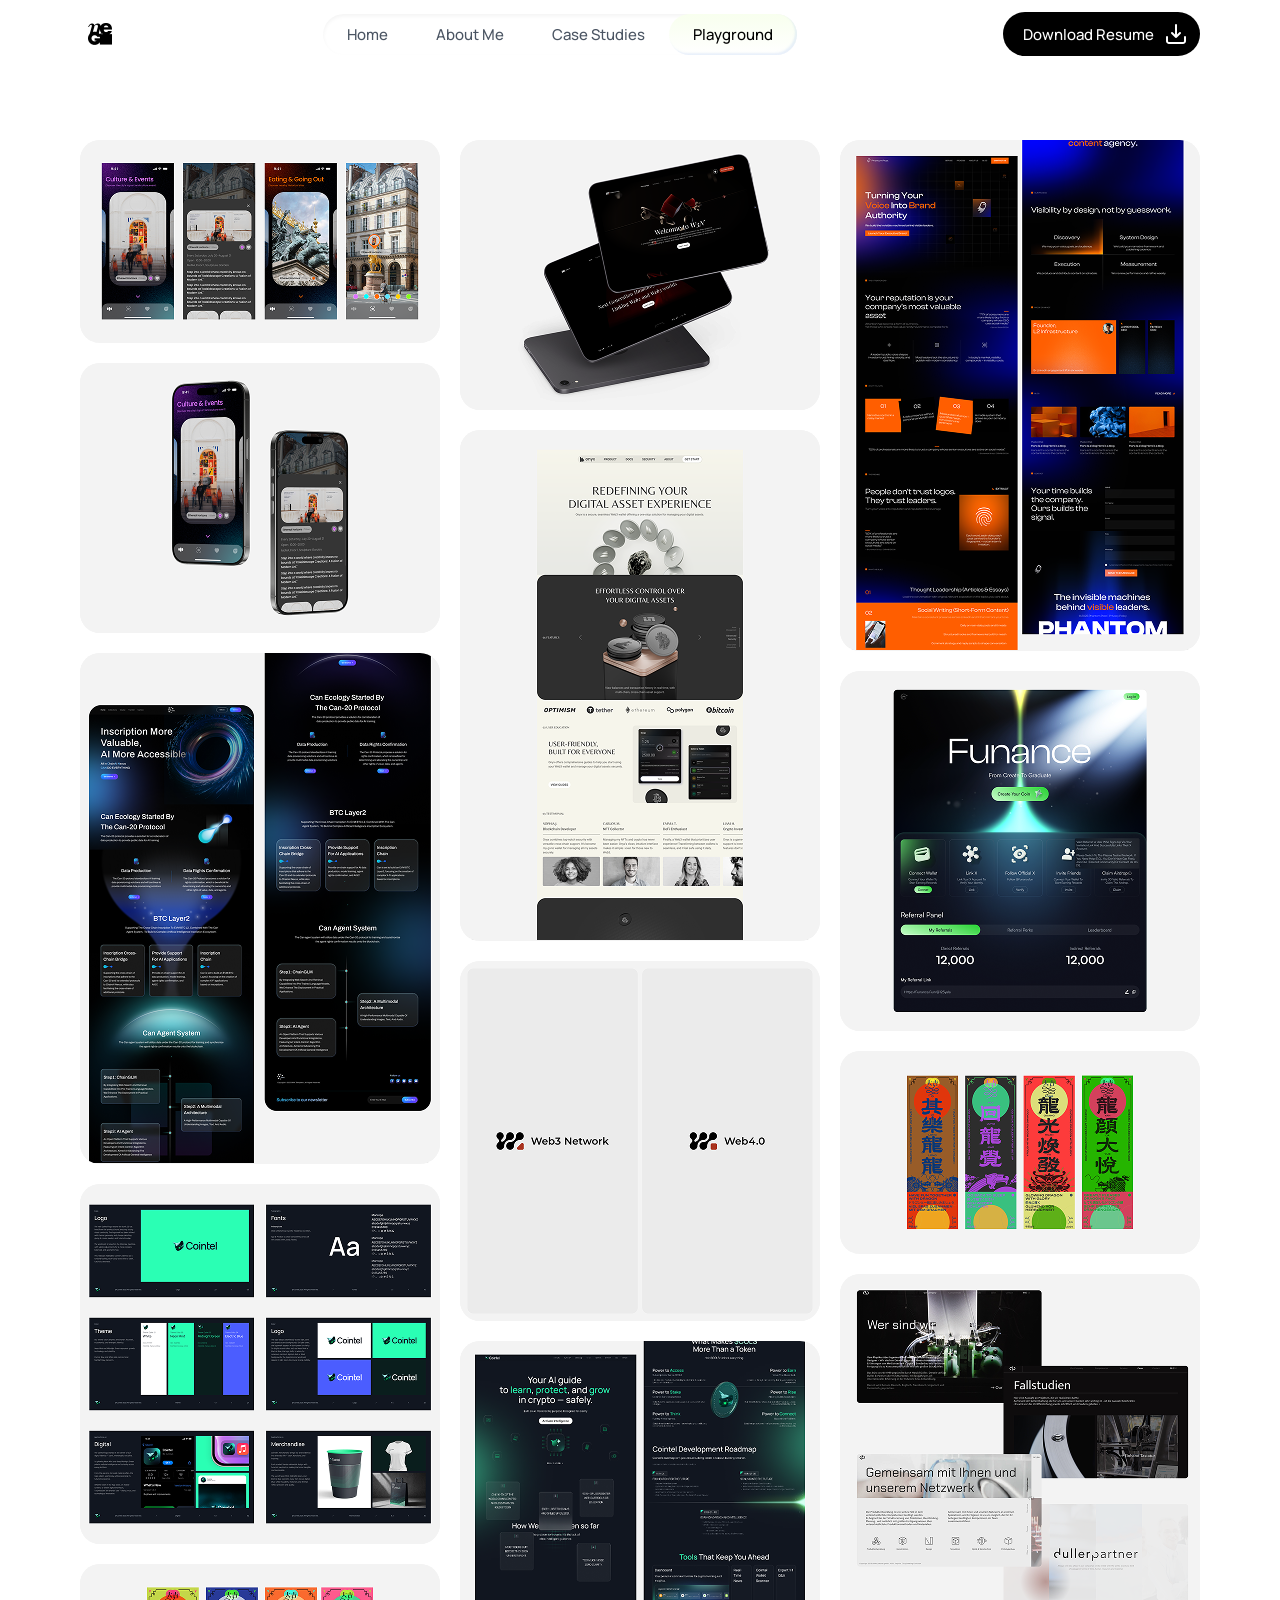
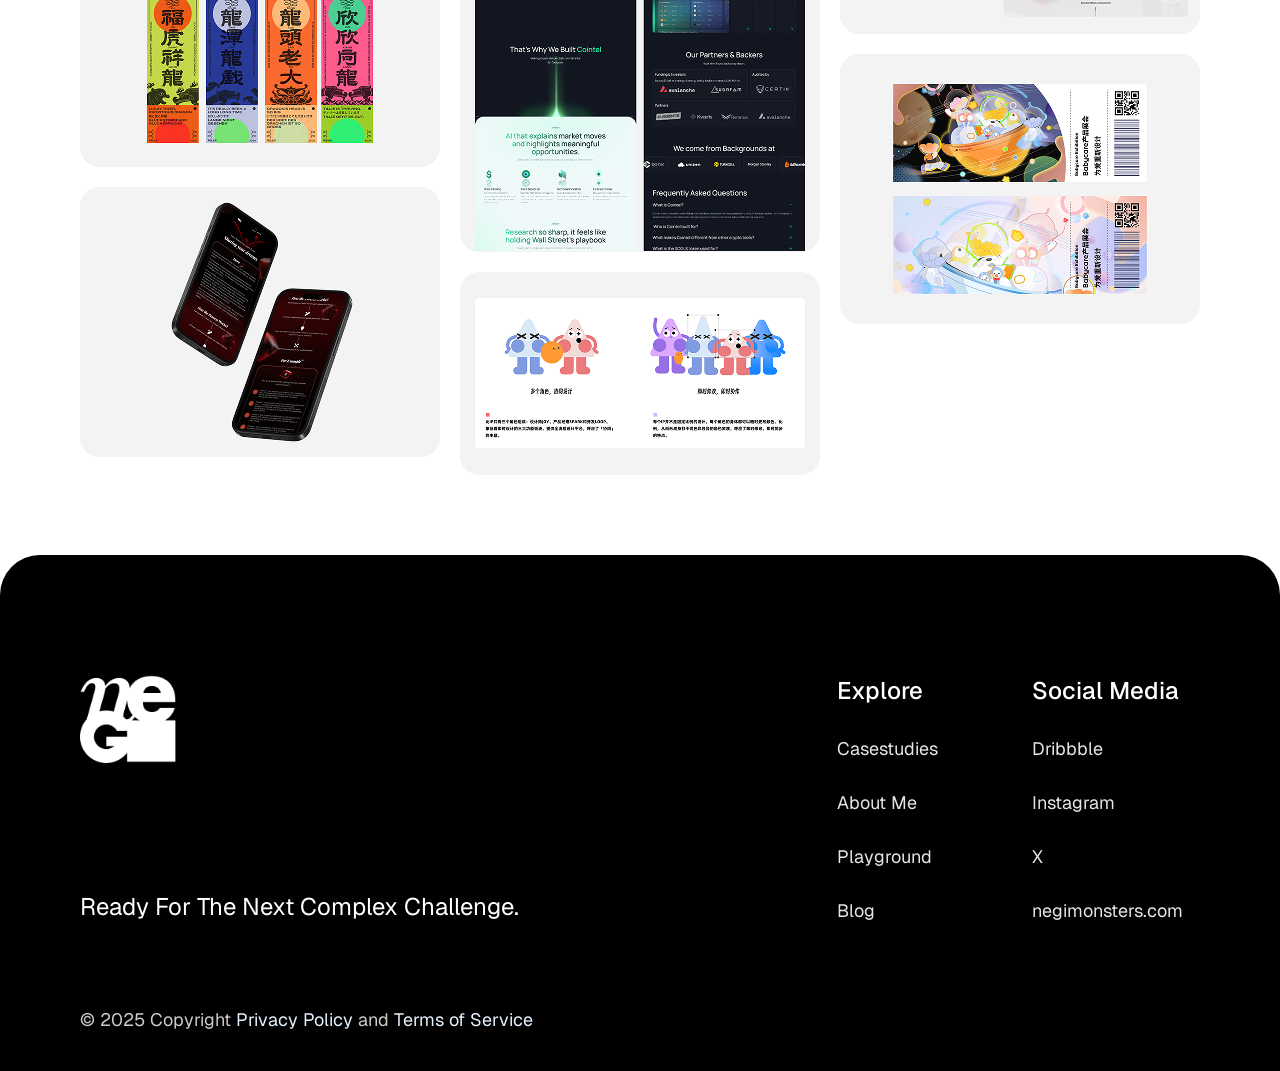
<file: playground.html>
<!DOCTYPE html>
<html lang="en">
<head>
  <meta charset="UTF-8">
  <meta name="viewport" content="width=device-width, initial-scale=1.0">
  <title>Playground</title>
  <link rel="icon" type="image/png" href="favicon.png">
  <link rel="stylesheet" href="playground.css">
  <link rel="preconnect" href="https://fonts.googleapis.com">
  <link rel="preconnect" href="https://fonts.gstatic.com" crossorigin>
  <link href="https://fonts.googleapis.com/css2?family=Geist:wght@400;500&family=Manrope:wght@400;500;600&family=Playfair+Display:ital,wght@1,500&display=swap" rel="stylesheet">
</head>
<body>
  
  <nav class="navbar">
    <div class="nav-logo">
      <img src="Logo.png" alt="Avery Design Logo" id="logo-img">
    </div>
    <div class="nav-menu">
      <a href="index.html" class="nav-link">Home</a>
      <a href="case.html" class="nav-link">About Me</a>
      <a href="project.html" class="nav-link">Case Studies</a>
      <a href="playground.html" class="nav-link active">Playground</a>
    </div>
    <div class="nav-actions">
      <a href="portfolio.pdf" download="portfolio.pdf" target="_blank" class="btn-download">
        Download Resume
        <svg width="24" height="24" viewBox="0 0 24 24" fill="none" xmlns="http://www.w3.org/2000/svg">
          <path d="M12 15V3M12 15L8 11M12 15L16 11M21 15V19C21 19.5304 20.7893 20.0391 20.4142 20.4142C20.0391 20.7893 19.5304 21 19 21H5C4.46957 21 3.96086 20.7893 3.58579 20.4142C3.21071 20.0391 3 19.5304 3 19V15" stroke="currentColor" stroke-width="2" stroke-linecap="round" stroke-linejoin="round"/>
        </svg>
      </a>

      <button class="btn-menu-mobile" id="mobile-menu-btn">
        <svg width="24" height="24" viewBox="0 0 24 24" fill="none" xmlns="http://www.w3.org/2000/svg">
          <path d="M4 6H20M4 12H20M4 18H20" stroke="currentColor" stroke-width="2" stroke-linecap="square" stroke-linejoin="miter" />
        </svg>
      </button>

      <a href="portfolio.pdf" download="portfolio.pdf" target="_blank" class="btn-download-tablet">
        <svg width="24" height="24" viewBox="0 0 24 24" fill="none" xmlns="http://www.w3.org/2000/svg">
          <path d="M12 15V3M12 15L8 11M12 15L16 11M21 15V19C21 19.5304 20.7893 20.0391 20.4142 20.4142C20.0391 20.7893 19.5304 21 19 21H5C4.46957 21 3.96086 20.7893 3.58579 20.4142C3.21071 20.0391 3 19.5304 3 19V15" stroke="currentColor" stroke-width="2" stroke-linecap="round" stroke-linejoin="round"/>
        </svg>
      </a>
    </div>
  </nav>

  <section class="playground-section">
    <div class="masonry-grid">
      <div class="masonry-item">
        <img src="g1.png" alt="Artwork 1">
      </div>
      <div class="masonry-item">
        <img src="g4.png" alt="Artwork 2">
      </div>
      <div class="masonry-item">
        <img src="g7.png" alt="Artwork 3">
      </div>
      <div class="masonry-item">
        <img src="g10.png" alt="Artwork 4">
      </div>
      <div class="masonry-item">
        <img src="g16.png" alt="Artwork 5">
      </div>
      <div class="masonry-item">
        <img src="g13.png" alt="Artwork 6">
      </div>
      <div class="masonry-item">
        <img src="g2.png" alt="Artwork 7">
      </div>
      <div class="masonry-item">
        <img src="g5.png" alt="Artwork 8">
      </div>
      <div class="masonry-item">
        <img src="g8.png" alt="Artwork 9">
      </div>
      <div class="masonry-item">
        <img src="g11.png" alt="Artwork 10">
      </div>
            <div class="masonry-item">
        <img src="g14.png" alt="Artwork 11">
      </div>
      <div class="masonry-item">
        <img src="g3.png" alt="Artwork 12">
      </div>
      <div class="masonry-item">
        <img src="g6.png" alt="Artwork 13">
      </div>
      <div class="masonry-item">
        <img src="g9.png" alt="Artwork 14">
      </div>
            <div class="masonry-item">
        <img src="g12.png" alt="Artwork 15">
      </div>
      <div class="masonry-item">
        <img src="g15.png" alt="Artwork 16">
      </div>
    </div>
  </section>

  <footer class="footer-section">
    <div class="footer-top">
      <div class="footer-brand">
        <img src="footerLogo.png" alt="Negi Design Logo" class="footer-logo">
        <p class="footer-slogan">Ready For The Next Complex Challenge.</p>
      </div>

      <div class="footer-links-container">
        <div class="footer-nav-col">
          <h4 class="footer-col-title">Explore</h4>
          <a href="index.html#case-studies" class="footer-link">Casestudies</a>
          <a href="index.html#about" class="footer-link">About Me</a>
          <a href="index.html#playground" class="footer-link">Playground</a>
          <a href="index.html#blog" class="footer-link">Blog</a>
        </div>
        
        <div class="footer-nav-col">
          <h4 class="footer-col-title">Social Media</h4>
          <a href="https://dribbble.com/AveryMC" class="footer-link" target="_blank">Dribbble</a>
          <a href="https://www.instagram.com/negi_designnn/" class="footer-link" target="_blank">Instagram</a>
          <a href="https://x.com/negidesignlab" class="footer-link" target="_blank">X</a>
          <a href="https://negimonsters.com/" class="footer-link" target="_blank">negimonsters.com</a>
        </div>
      </div>
    </div>

    <div class="footer-bottom">
      <p class="copyright-text">
        © 2025 Copyright <a href="#" class="legal-link">Privacy Policy</a> and <a href="#" class="legal-link">Terms of Service</a>
      </p>
    </div>
  </footer>

  <script src="playground.js"></script>
</body>
</html>
</file>
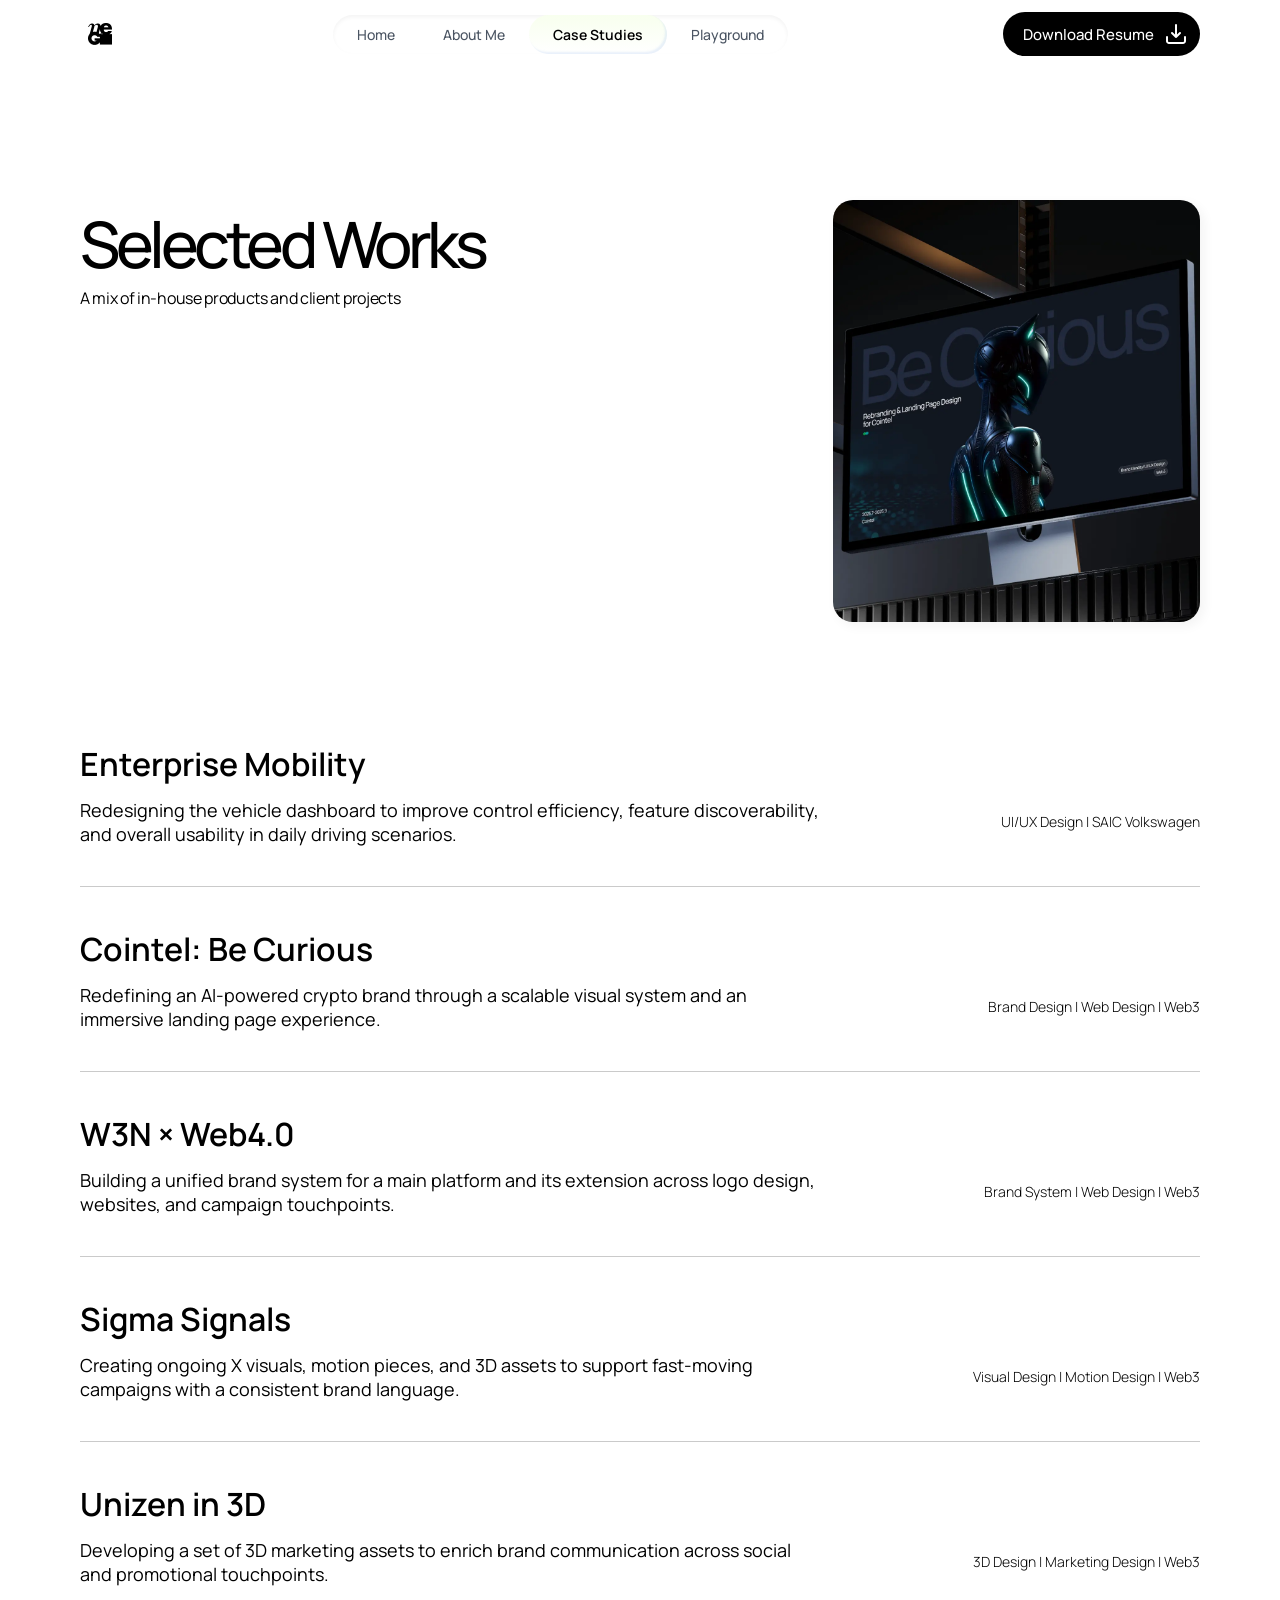
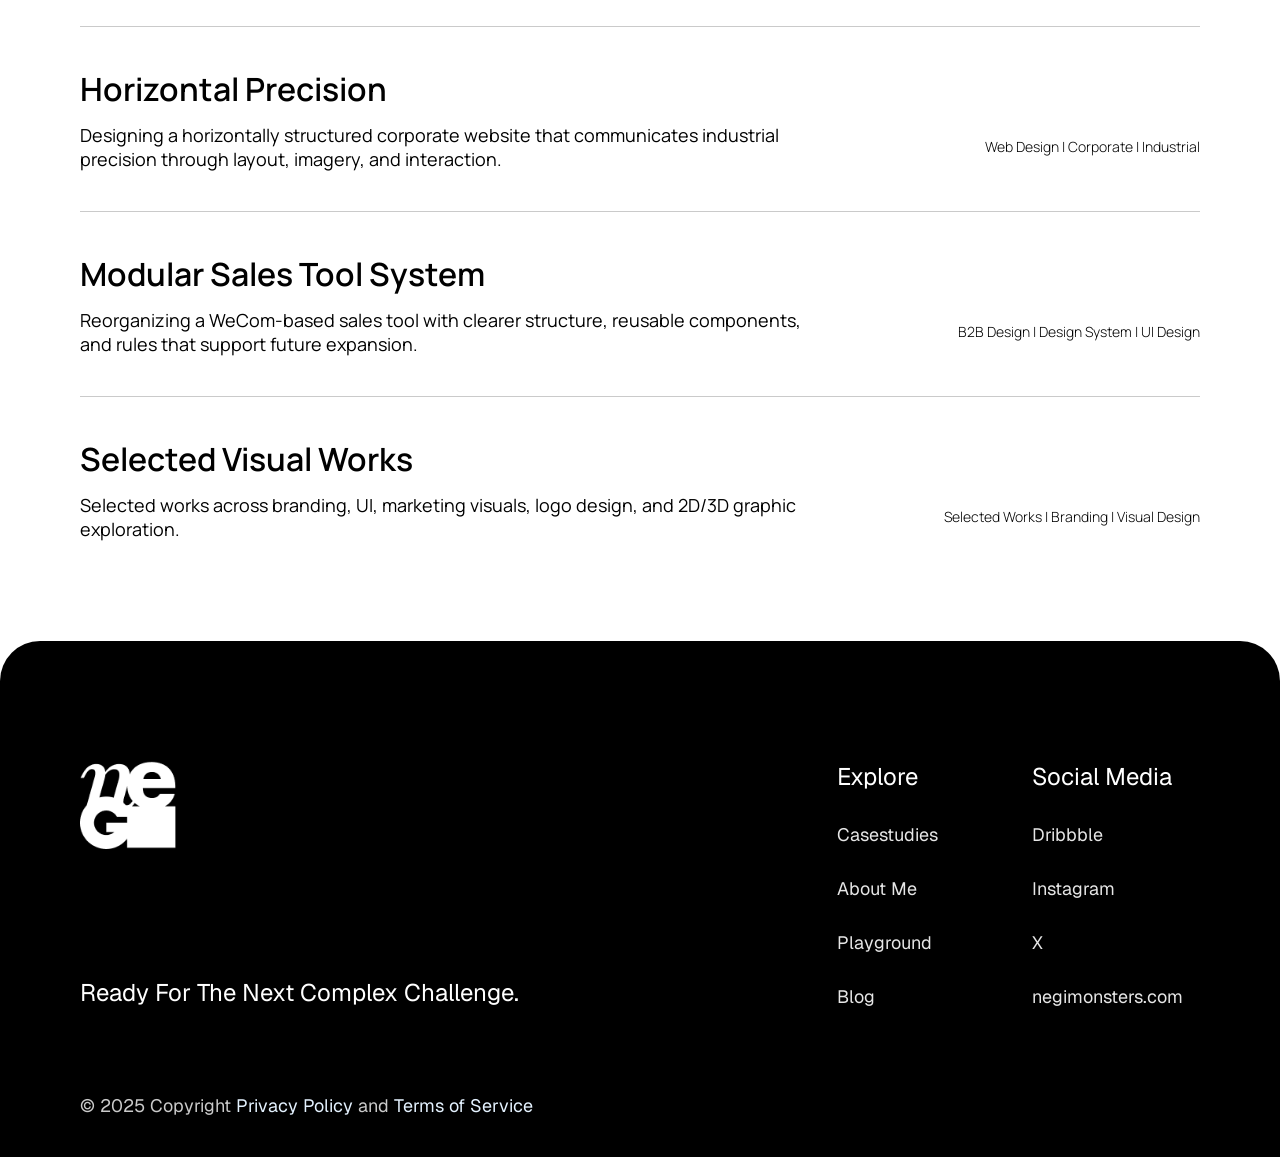
<file: project.html>
<!DOCTYPE html>
<html lang="en">
<head>
  <meta charset="UTF-8">
  <meta name="viewport" content="width=device-width, initial-scale=1.0">
  <title>Selected Works - Avery</title>
  <link rel="icon" type="image/png" href="favicon.png">
  <link rel="stylesheet" href="style.css"> <!-- Point to your main stylesheet first -->
  <link rel="stylesheet" href="projects.css"> <!-- Then point to the page-specific stylesheet -->
  <link rel="preconnect" href="https://fonts.googleapis.com">
  <link rel="preconnect" href="https://fonts.gstatic.com" crossorigin>
  <link href="https://fonts.googleapis.com/css2?family=Geist:wght@400;500&family=Manrope:wght@400;500;600&family=Playfair+Display:ital,wght@1,500&display=swap" rel="stylesheet">
</head>
<body>
  
  <!-- =========================================
       1. 导航栏 (Navbar) - Identical to index.html
       ========================================= -->
  <nav class="navbar">
    <div class="nav-logo">
      <img src="Logo.png" alt="Avery Design Logo" id="logo-img">
    </div>
    <div class="nav-menu">
      <a href="index.html" class="nav-link">Home</a>
      <a href="case.html" class="nav-link">About Me</a>
      <a href="project.html" class="nav-link active">Case Studies</a>
      <a href="playground.html" class="nav-link">Playground</a>
    </div>
    <div class="nav-actions">
      <!-- 桌面端带文字的下载按钮 -->
      <a href="portfolio.pdf" download="portfolio.pdf" target="_blank" class="btn-download">
        Download Resume
        <svg width="24" height="24" viewBox="0 0 24 24" fill="none" xmlns="http://www.w3.org/2000/svg">
          <path d="M12 15V3M12 15L8 11M12 15L16 11M21 15V19C21 19.5304 20.7893 20.0391 20.4142 20.4142C20.0391 20.7893 19.5304 21 19 21H5C4.46957 21 3.96086 20.7893 3.58579 20.4142C3.21071 20.0391 3 19.5304 3 19V15" stroke="currentColor" stroke-width="2" stroke-linecap="round" stroke-linejoin="round"/>
        </svg>
      </a>

      <!-- 移动端汉堡菜单 -->
      <button class="btn-menu-mobile" id="mobile-menu-btn">
        <svg width="24" height="24" viewBox="0 0 24 24" fill="none" xmlns="http://www.w3.org/2000/svg">
          <path d="M4 6H20M4 12H20M4 18H20" stroke="currentColor" stroke-width="2" stroke-linecap="square" stroke-linejoin="miter" />
        </svg>
      </button>

      <!-- 🌟 修正：移动端/平板端 纯图标下载按钮 -->
      <a href="portfolio.pdf" download="portfolio.pdf" target="_blank" class="btn-download-tablet">
        <svg width="24" height="24" viewBox="0 0 24 24" fill="none" xmlns="http://www.w3.org/2000/svg">
          <path d="M12 15V3M12 15L8 11M12 15L8 11M12 15L16 11M21 15V19C21 19.5304 20.7893 20.0391 20.4142 20.4142C20.0391 20.7893 19.5304 21 19 21H5C4.46957 21 3.96086 20.7893 3.58579 20.4142C3.21071 20.0391 3 19.5304 3 19V15" stroke="currentColor" stroke-width="2" stroke-linecap="round" stroke-linejoin="round"/>
        </svg>
      </a>
    </div>
  </nav>

  <!-- =========================================
       2. 顶部 Hero 区域
       ========================================= -->
  <section class="projects-hero">
    <div class="hero-left">
      <h1 class="hero-title">Selected Works</h1>
      <p class="hero-subtitle">A mix of in-house products and client projects</p>
    </div>
    <div class="hero-right">
      <img src="projectPH.webp" alt="Selected Works Showcase" loading="lazy">
    </div>
  </section>

  <!-- =========================================
       3. 列表区域
       ========================================= -->
<section class="projects-list-section">
    
    <a href="exp.html" class="list-item">
      <h3 class="item-title">Enterprise Mobility</h3>
      <div class="item-main">
        <p class="item-desc">Redesigning the vehicle dashboard to improve control efficiency, feature discoverability, and overall usability in daily driving scenarios.</p>
        <div class="item-meta">UI/UX Design | SAIC Volkswagen</div>
      </div>
    </a>

    <a href="exp3.html" class="list-item">
      <h3 class="item-title">Cointel: Be Curious</h3>
      <div class="item-main">
        <p class="item-desc">Redefining an AI-powered crypto brand through a scalable visual system and an immersive landing page experience.</p>
        <div class="item-meta">Brand Design | Web Design | Web3</div>
      </div>
    </a>

    <a href="exp4.html" class="list-item">
      <h3 class="item-title">W3N × Web4.0</h3>
      <div class="item-main">
        <p class="item-desc">Building a unified brand system for a main platform and its extension across logo design, websites, and campaign touchpoints.</p>
        <div class="item-meta">Brand System | Web Design | Web3</div>
      </div>
    </a>

    <a href="exp5.html" class="list-item">
      <h3 class="item-title">Sigma Signals</h3>
      <div class="item-main">
        <p class="item-desc">Creating ongoing X visuals, motion pieces, and 3D assets to support fast-moving campaigns with a consistent brand language.</p>
        <div class="item-meta">Visual Design | Motion Design | Web3</div>
      </div>
    </a>

    <a href="exp6.html" class="list-item">
      <h3 class="item-title">Unizen in 3D</h3>
      <div class="item-main">
        <p class="item-desc">Developing a set of 3D marketing assets to enrich brand communication across social and promotional touchpoints.</p>
        <div class="item-meta">3D Design | Marketing Design | Web3</div>
      </div>
    </a>

    <a href="exp7.html" class="list-item">
      <h3 class="item-title">Horizontal Precision</h3>
      <div class="item-main">
        <p class="item-desc">Designing a horizontally structured corporate website that communicates industrial precision through layout, imagery, and interaction.</p>
        <div class="item-meta">Web Design | Corporate | Industrial</div>
      </div>
    </a>

    <a href="exp8.html" class="list-item">
      <h3 class="item-title">Modular Sales Tool System</h3>
      <div class="item-main">
        <p class="item-desc">Reorganizing a WeCom-based sales tool with clearer structure, reusable components, and rules that support future expansion.</p>
        <div class="item-meta">B2B Design | Design System | UI Design</div>
      </div>
    </a>

    <a href="exp9.html" class="list-item" style="border-bottom: none;">
      <h3 class="item-title">Selected Visual Works</h3>
      <div class="item-main">
        <p class="item-desc">Selected works across branding, UI, marketing visuals, logo design, and 2D/3D graphic exploration.</p>
        <div class="item-meta">Selected Works | Branding | Visual Design</div>
      </div>
    </a>

  </section>

  <!-- =========================================
       4. Footer (完全复用) - Identical to index.html
       ========================================= -->
  <footer class="footer-section">
    <div class="footer-top">
      <div class="footer-brand">
        <img src="footerLogo.png" alt="Negi Design Logo" class="footer-logo">
        <p class="footer-slogan">Ready For The Next Complex Challenge.</p>
      </div>

      <div class="footer-links-container">
        <div class="footer-nav-col">
          <h4 class="footer-col-title">Explore</h4>
          <a href="case.html" class="footer-link">Casestudies</a>
          <a href="exp.html" class="footer-link">About Me</a>
          <a href="playground.html" class="footer-link">Playground</a>
          <a href="#blog" class="footer-link">Blog</a>
        </div>
        
        <div class="footer-nav-col">
          <h4 class="footer-col-title">Social Media</h4>
          <a href="https://dribbble.com/AveryMC" class="footer-link" target="_blank">Dribbble</a>
          <a href="https://www.instagram.com/negi_designnn/" class="footer-link" target="_blank">Instagram</a>
          <a href="https://x.com/negidesignlab" class="footer-link" target="_blank">X</a>
          <a href="https://negimonsters.com/" class="footer-link" target="_blank">negimonsters.com</a>
        </div>
      </div>
    </div>

    <div class="footer-bottom">
      <p class="copyright-text">
        © 2025 Copyright <a href="#" class="legal-link">Privacy Policy</a> and <a href="#" class="legal-link">Terms of Service</a>
      </p>
    </div>
  </footer>

  <script src="script.js"></script> <!-- Link your existing JS here -->
</body>
</html>
</file>
<file: style.css>
/* =========================================
   1. 基础重置与全局变量
   ========================================= */
:root {
  --bg-color: #ffffff;
  --bg-card: #f3f3f3;
  --bg-card2: #fafafa;
  --text-primary: #000000;
  --text-secondary: #4b5563;
  --text-muted: #cacaca;
  --text-one: #ffffff;
  --text-two: #a0a0a0;
  --nav-bg: rgba(255, 255, 255, 0.60);
  --gradient-primary: linear-gradient(90deg, #006205 0%, #90af04 100%);
  --transition-speed: 0.3s;
}

* {
  margin: 0;
  padding: 0;
  box-sizing: border-box;
}

html { scroll-behavior: smooth; }
body {
  font-family: 'Manrope', sans-serif;
  background-color: linear-gradient(180deg, var(--bg-color, #FFF) 0%, var(--bg-card, #F3F3F3) 100%);
  color: var(--text-primary);
}

/* =========================================
   2. 导航栏 (Navbar)
   ========================================= */
.navbar {
  position: fixed;
  top: 0;
  z-index: 100;
  display: flex;
  justify-content: space-between;
  align-items: center;
  width: 100%;
  padding: 12px 80px;
  background: var(--nav-bg);
  backdrop-filter: blur(10px);
  -webkit-backdrop-filter: blur(10px);
}

.nav-logo { display: flex; align-items: center; max-width: 40px; }
.nav-logo img { max-width: 40px; aspect-ratio: 1 / 1; object-fit: contain; }

.nav-menu {
  display: inline-flex;
  align-items: center;
  background: var(--nav-bg);
  backdrop-filter: blur(10px);
  -webkit-backdrop-filter: blur(10px);
  border-radius: 24px; 
  box-shadow: 0 2px 4px 0 rgba(0, 0, 0, 0.05) inset;
  border: 1px solid rgba(255, 255, 255, 0.3);
}

.nav-link {
  padding: 10px 24px;
  color: var(--text-secondary);
  font-size: 14px;
  font-weight: 500;
  text-decoration: none;
  border-radius: 999px;
  transition: all var(--transition-speed) ease;
}

.nav-link:hover { color: var(--text-primary); font-weight: 600;}

.nav-link.active {
  background: linear-gradient(180deg, #f8ffee 0%, #ffffff 100%);
  color: var(--text-primary);
  font-weight: 600;
  border-radius: 42px;
  box-shadow: -2px -2px 2px 0 rgba(168, 196, 238, 0.25) inset;
}

.nav-actions { display: flex; justify-content: flex-end; width: 200px; }

.btn-download {
  display: flex;
  align-items: center;
  gap: 10px;
  padding: 10px 12px 10px 20px;
  background-color: var(--text-primary);
  color: var(--text-one);
  font-size: 15px;
  font-weight: 500;
  text-decoration: none;
  border-radius: 42px;
  transition: background-color var(--transition-speed) ease;
}

.btn-download-tablet {
  display: none;
}

.btn-download:hover { background-color: #333333; }

/* =========================================
   3. 首屏区域 (Hero Section)
   ========================================= */
.hero-section {
  position: relative;
  display: flex;
  flex-direction: column;
  justify-content: center;
  align-items: flex-start;
  gap: 86px;
  padding: 120px 80px 80px 80px;
  background-color: transparent;
  overflow: hidden;
}

/* 🌟 修改：允许 Canvas 感应鼠标，并添加扫描线和背景 */
.hero-visual {
  position: absolute;
  inset: 0; 
  z-index: 0;
  pointer-events: auto; /* 允许鼠标交互 */
  width: 100%;
  height: 100%;
  background-color: #ffffff; /* ASCII 画布底色 */
  overflow: hidden;
}

/* 🌟 新增：扫描线质感 */
.hero-visual::before {
  content: "";
  position: absolute;
  top: 0; left: 0; width: 100%; height: 100%;
  background: repeating-linear-gradient(
      to bottom, 
      rgba(0, 0, 0, 0.03) 0px, 
      rgba(0, 0, 0, 0.03) 1px, 
      transparent 1px, 
      transparent 2px
  );
  pointer-events: none; /* 扫描线自身不需要点击 */
  z-index: 10;
}

/* 🌟 新增：Canvas 样式 */
#asciiCanvas {
  display: block;
  width: 100%;
  height: 100%;
  position: relative;
  z-index: 1;
}

/* 🌟 修改：防止外层文字容器遮挡 Canvas 鼠标交互 */
.hero-content {
  position: relative; 
  z-index: 2;
  display: flex;
  flex-direction: column;
  align-items: flex-start;
  gap: 360px; 
  width: 100%;
  padding: 80px 0 40px 0;
  pointer-events: none; /* 让鼠标透过容器 */
}

/* 让文字自身依然可以被选中或点击 */
.hero-content > * {
  pointer-events: auto;
}

.hero-left { display: flex; flex-direction: column; align-items: flex-start; width: 100%; }

.hero-subtitle {
  display: inline-flex;
  align-items: flex-start; 
  gap: 8px;
  color: var(--text-primary);
  font-size: 16px;
  line-height: 1.4;
  letter-spacing: -0.32px;
}

.subtitle-icon { display: inline-flex; align-items: center; justify-content: center; margin-top: 2px; }

.hero-title {
  color: var(--text-primary);
  font-size: 80px;
  font-weight: 500;
  line-height: 1.1;
  letter-spacing: -5.6px;
}

.hero-name {
  display: inline-block; 
  font-family: 'Playfair Display', serif;
  font-size: 80px;
  font-style: italic;
  font-weight: 500;
  letter-spacing: -5.6px;
  padding-right: 20px; 
  padding-left: 5px; 
  padding-bottom: 5px;
  background: var(--gradient-primary);
  background-clip: text;
  -webkit-background-clip: text;
  -webkit-text-fill-color: transparent;
}

.hero-right { align-self: flex-end; max-width: 400px; text-align:right; }
.hero-description { color: var(--text-muted); font-size: 16px; letter-spacing: -0.32px; font-weight: 400; }

/* =========================================
   4. 关于我 (About Section)
   ========================================= */
.about-section {
  position: relative;
  display: flex;
  flex-direction: column;
  justify-content: space-between;
  align-items: center;
  align-self: stretch;
  padding: 240px 80px 80px 80px;
  background-color: var(--text-primary);
  color: var(--bg-color);
  border-radius: 40px;
}

.about-tag {
  position: absolute;
  top: 80px;
  left: 80px;
  display: inline-flex;
  align-items: center; 
  gap: 4px;
  color: var(--text-muted);
  font-size: 16px;
}

.about-content { display: flex; flex-direction: column; align-items: center; gap: 20px; text-align: center; }
.about-title { color: var(--text-one); font-size: 64px; font-weight: 600; letter-spacing: -4.48px; }

.highlight-serif {
  display: inline-block;
  font-family: 'Playfair Display', serif;
  font-style: italic;
  padding-right: 24px;
  padding-left: 10px;
  margin-right: -10px;
  letter-spacing: normal; 
  line-height: normal; 
  background: var(--gradient-primary);
  background-clip: text;
  -webkit-background-clip: text;
  -webkit-text-fill-color: transparent;
  overflow: visible;
}

.about-description { color: var(--text-muted); font-size: 16px; letter-spacing: -0.32px; }

.btn-discover {
  display: inline-flex;
  align-items: center;
  gap: 10px;
  padding: 16px 20px;
  background-color: var(--bg-color);
  color: var(--text-primary);
  font-size: 20px;
  font-weight: 600;
  text-decoration: none;
  border-radius: 42px;
  transition: background-color var(--transition-speed) ease;
}

.btn-discover:hover { background-color: #e5e5e5; }

.about-stats {
  display: flex;
  align-items: flex-start;
  gap: 86px;
  align-self: stretch;
  margin-top: 100px;
}

.stat-item {
  display: flex;
  flex-direction: column;
  flex: 1; 
  gap: 20px;
  max-width: 33%; 
  padding-left: 20px;
  border-left: 2px solid var(--text-muted);
}

.stat-number { font-size: 64px; font-weight: 600; }
.stat-label { color: var(--text-one); font-size: 18px; letter-spacing: -0.36px; }

/* =========================================
   5. 案例展示 (Case Studies Section)
   ========================================= */
.case-studies-section {
  display: flex;
  flex-direction: column;
  gap: 40px;
  padding: 80px 80px 100px 80px;
  background-color: transparent;
}

.section-header { display: flex; justify-content: space-between; align-items: flex-end; }
.header-left { display: flex; flex-direction: column; align-items: flex-start; gap: 20px; }
.section-tag { display: inline-flex; align-items: center; gap: 8px; color: var(--text-two); font-size: 14px; letter-spacing: -0.28px; }
.section-title { color: var(--text-primary); font-size: 64px; font-weight: 600; letter-spacing: -4.48px; line-height: 1; }
.section-subtitle { color: var(--text-two); font-size: 18px; letter-spacing: -0.36px; }

.header-right { display: flex; align-items: center; }

/* 🌟 新增：View All Projects 黑色按钮 */
.btn-view-all {
  display: inline-flex;
  align-items: center;
  gap: 10px;
  padding: 16px 28px;
  background-color: var(--text-primary);
  color: var(--bg-color);
  font-size: 18px;
  font-weight: 600;
  text-decoration: none;
  border-radius: 42px;
  transition: background-color var(--transition-speed) ease;
}

.btn-view-all:hover {
  background-color: #333333;
}

/* 🌟 轮播外层容器 */
.carousel-wrapper {
  position: relative;
  width: 100%;
  border-radius: 24px;
  overflow: hidden; /* 保证内部图片圆角完美 */
  box-shadow: 0 12px 40px rgba(0, 0, 0, 0.08); 
}

/* 🌟 修改：悬浮在图片上的毛玻璃箭头 */
.nav-arrow {
  position: absolute;
  top: 50%;
  transform: translateY(-50%);
  z-index: 10;
  display: inline-flex;
  flex-shrink: 0;
  justify-content: center;
  align-items: center;
  gap: 17px;
  width: 72px;
  height: 72px;
  border-radius: 68.727px;
  background: linear-gradient(180deg, rgba(248, 255, 238, 0.20) 0%, rgba(255, 255, 255, 0.20) 100%);
  box-shadow: -3.273px -3.273px 3.273px 0 rgba(168, 196, 238, 0.25) inset;

  /* 添加背景模糊效果 */
  backdrop-filter: blur(20px);
  -webkit-backdrop-filter: blur(20px); 

  border: none;
  color: #ffffff; /* 强行白色图标 */
  border-radius: 50%;
  cursor: pointer;
  transition: all var(--transition-speed) ease;
}

.nav-arrow:hover { 
  background: rgba(255, 255, 255, 0.3); 
  transform: translateY(-50%) scale(1.05); /* 悬浮时微放 */
}

.prev-arrow { left: 32px; }
.next-arrow { right: 32px; }

/* 卡片容器：去掉原本的背景色和 padding */
.project-card {
  display: none; 
  width: 100%;
}

.project-card.active {
  display: block;
  animation: slideFadeIn 0.5s cubic-bezier(0.16, 1, 0.3, 1) forwards;
}

@keyframes slideFadeIn {
  0% { opacity: 0; transform: translateX(20px); }
  100% { opacity: 1; transform: translateX(0); }
}

.project-image-link {
  display: block;
  width: 100%;
  height: 100%;
  cursor: pointer;
}

.project-image { 
  width: 100%; 
  height: auto; 
  overflow: hidden; 
}

.project-image img { 
  display: block; 
  width: 100%; 
  height: auto; 
  object-fit: cover; 
  transition: transform 0.6s cubic-bezier(0.16, 1, 0.3, 1);
}

/* 悬浮图片时微微放大，暗示这是可点击的 */
.project-image-link:hover .project-image img {
  transform: scale(1.02);
}

.carousel-pagination { display: flex; justify-content: center; align-items: center; gap: 4px; margin-top: 10px; }
.dot { width: 6px; height: 6px; background-color: #e6e6e6; border-radius: 50%; cursor: pointer; transition: all var(--transition-speed) ease; }
.dot.active { width: 40px; height: 6px; background: var(--gradient-primary); border-radius: 8px; }

/* =========================================
   6. 游乐场/档案馆 (Playground Section)
   ========================================= */
.playground-section {
  position: relative;
  display: flex;
  flex-direction: column;
  align-items: center;
  padding: 120px 0 80px 0; 
  background-color: var(--text-primary);
  color: var(--bg-color);
  border-radius: 40px; 
  overflow: visible;
}

.playground-tag {
  position: absolute;
  top: 80px;
  left: 80px;
  display: inline-flex;
  align-items: center;
  gap: 4px;
  color: var(--text-muted);
  font-size: 14px;
  letter-spacing: -0.28px;
}

.playground-header {
  display: flex;
  flex-direction: column;
  align-items: center;
  text-align: center;
  gap: 20px;
  margin-bottom: 40px;
}

.playground-title { color: var(--text-one); font-size: 64px; font-weight: 600; letter-spacing: -4.48px; }
.playground-subtitle { color: var(--text-muted); font-size: 16px; letter-spacing: -0.32px; }

/* 修改：移除之前的手动滚动属性，改为溢出隐藏 */
.playground-gallery {
  width: 100%;
  overflow: hidden;
  display: flex;
}

/* 新增：滚动轨道 */
.marquee-track {
  display: flex;
  gap: 20px;
  width: max-content;
  /* 魔法数字 1740px 的由来：3张卡片(3*560) + 3个间隙(3*20) = 1740px */
  /* 让它匀速(linear)向左滚动，并在刚好滚动完第一组的距离时，瞬间重置回 0 */
  animation: marqueeScroll 40s linear infinite; 
}

/* 新增：鼠标悬浮在画廊区域时，暂停滚动动画 */
.playground-gallery:hover .marquee-track {
  animation-play-state: paused !important; 
}

/* 修改：清理掉多余的 !important 和 scroll-snap */
.archive-card {
  flex: 0 0 560px; 
  width: 560px;
  height: 315px; 
  border-radius: 20px; 
  overflow: hidden; 
}

.archive-card img { 
  display: block; 
  width: 100%; 
  height: 100%; 
  object-fit: cover; 
}

.playground-btn { 
  margin-top: 40px; 
}

/* 核心动画规则：精确平移 1740px */
@keyframes marqueeScroll {
  0% { transform: translateX(0); }
  100% { transform: translateX(-3480px); }
}

/* =========================================
   7. 呼吁行动 (CTA Section)
   ========================================= */
.cta-section {
  padding: 120px 80px 100px 80px; /* 大量留白，使其更加突出 */
  background-color: transparent;
  display: flex;
  justify-content: center;
  align-items: center;
  text-align: center;
}

.cta-content {
  max-width: 900px; /* 限制宽度，使文字居中且易读 */
  display: flex;
  flex-direction: column;
  align-items: center;
  gap: 20px; /* 元素之间的间距 */
}

.cta-title {
  color: var(--text-primary);
  font-size: 64px; /* 64px 大标题 */
  font-weight: 600;
  letter-spacing: -4.48px;
}

/* 专门针对 CTA 里的 Challenge 的绿色斜体进行微调 */
.cta-challenge {
  padding-right: 12px;
}

.cta-subtitle {
  color: var(--text-primary); /* 使用muted颜色的小字 */
  font-size: 18px;
  line-height: 1.6;
  font-weight: 400;
}

.btn-cta {
  display: flex;
  align-items: center;
  justify-content: center;
  padding: 16px 20px;
  width: 210px;
  gap: 10px;
  background-color: var(--text-primary); /* 黑色背景 */
  color: var(--bg-color); /* 白色文字 */
  font-size: 20px; /* 20px 大字 */
  font-weight: 600;
  text-decoration: none;
  border-radius: 42px; /* 42px 大圆角 */
  transition: background-color var(--transition-speed) ease;
}

.btn-cta:hover {
  background-color: #333333; /* 悬浮时变浅 */
}

/* =========================================
   8. 页脚 (Footer Section)
   ========================================= */
.footer-section {
  display: flex;
  flex-direction: column;
  gap: 86px;
  background-color: var(--text-primary); 
  color: var(--bg-color); 
  padding: 120px 80px 40px 80px;
  border-radius: 40px 40px 0 0; 
  align-self: stretch;
  /* 将 Geist 字体提权至父容器，彻底消灭下方子元素的冗余声明 */
  font-family: 'Geist', sans-serif;
}

.footer-top {
  display: flex;
  width: 100%;
  justify-content: space-between;
  align-items: stretch;
}

.footer-brand { display: flex; flex-direction: column; justify-content: space-between; }
.footer-logo { max-width: 96px; max-height: 89px; object-fit: contain; }
.footer-slogan { font-size: 24px; font-weight: 400; color: var(--bg-color); text-transform: capitalize; }

.footer-links-container { display: flex; min-width: 363px; justify-content: space-between; align-items: flex-start; }
.footer-nav-col { display: flex; width: 168px; flex-direction: column; align-items: flex-start; gap: 31px; flex-shrink: 0; }
.footer-col-title { color: var(--bg-color); font-size: 24px; font-weight: 400; text-transform: capitalize; }

.footer-link {
  font-size: 18px;
  font-weight: 400;
  color: #E6E6E6;
  text-decoration: none;
  transition: color var(--transition-speed) ease;
}

.footer-link:hover { color: var(--bg-color); }

.footer-bottom { display: flex; align-items: flex-start; }
.copyright-text { font-size: 18px; color: var(--text-muted); font-weight: 400; }

.legal-link {
  font-size: 18px;
  color: #e4f2ff; 
  text-decoration: none;
  font-weight: 400;
  transition: opacity var(--transition-speed) ease;
}

.legal-link:hover { opacity: 0.7; }

/* =========================================
   修正：在桌面和 Tablet 端强制隐藏汉堡按钮
   ========================================= */
.btn-menu-mobile { 
  display: none; 
}




/* =========================================
   9. 响应式适配 (Tablet & Mobile)
   ========================================= */

/* -----------------------------------------
   [ Tablet 端适配 ] (屏幕宽度 <= 1024px)
   策略：缩减留白、 Gap 和文字大小，保持整体结构不变，优化 Stats
   ----------------------------------------- */
@media screen and (max-width: 1024px) {
  /* =========================================
   修正：在桌面和 Tablet 端强制隐藏汉堡按钮
   ========================================= */
.btn-menu-mobile { 
  display: none; 
}
  /* =========================================
     Navbar Tablet 端适配
     ========================================= */
  .navbar { padding: 12px 40px; }

  /* 魔法布局：让左右容器设置 flex: 1 均分两侧空间，这样中间的 nav-menu 就能绝对居中！ */
  .nav-logo { flex: 1; display: flex; align-items: center; max-width: none; }
  .nav-logo img { max-width: 40px; aspect-ratio: 1 / 1; object-fit: contain; }

  .nav-actions { flex: 1; display: flex; justify-content: flex-end; width: auto; }

  /* 隐藏桌面端带文字的按钮 */
  .btn-download {
    display: none;
  }

  /* 显示并美化 Tablet 端纯 Icon 按钮为正圆形 */
  .btn-download-tablet {
    display: flex;
    width: 44px; /* 宽高设为一致 */
    height: 44px;
    padding: 0; /* 去掉多余的左右内边距 */
    justify-content: center;
    align-items: center;
    background-color: var(--text-primary);
    color: var(--text-one);
    border-radius: 50%; /* 设置为 50% 变成完美的正圆 */
    transition: background-color var(--transition-speed) ease;
  }
  
  .btn-download-tablet:hover {
    background-color: #333333;
  }

  /* ... 后面保留你之前的关于 Hero, About 等其他区域的 tablet 适配代码 ... */

  .hero-section { padding: 120px 40px 80px 40px; }
  .about-section { padding: 200px 40px 80px 40px; }
  .case-studies-section { padding: 100px 40px 80px 40px; gap: 20px;}
  .blog-section { padding: 120px 40px 100px 40px; }
  .footer-section { padding: 120px 40px 40px 40px; }

  .playground-section { padding: 120px 0; }
  .playground-tag { left: 40px; }

  .hero-subtitle { gap: 0; }
  .hero-title, .hero-name { font-size: 64px; }
  .hero-name { padding-right: 12px; }
  .hero-right { max-width: 320px; }

  /* About 区域：缩减 Padding 和文字，stats 居中 */
  .about-tag { left: 40px; top: 40px; }
  .about-title { font-size: 48px; }
  .about-description { font-size: 16px; }
  .btn-discover { font-size: 18px; }
  .about-stats { justify-content: center; gap: 60px; margin-top: 60px; }
  .stat-item { padding-left: 15px; flex: none; width: auto; max-width: none; border-left: 2px solid var(--text-muted); }
  .stat-number { font-size: 40px; }

/* --- Case Studies 区域 (Tablet) --- */
  .case-studies-section { padding: 80px 40px; gap: 30px; }
  .section-tag { padding-bottom: 20px; }
  .btn-view-all { padding: 12px 20px; font-size: 16px; }
  .carousel-wrapper { border-radius: 16px; }

  /* Playground 区域：缩小卡片并定义专属新动画 (重要！) */
  .playground-tag { top: 40px; left: 40px; }
  
  .archive-card { flex: 0 0 360px; width: 360px; height: 200px; }
  /* 魔法数字重新计算 (针对 Tablet)：3张卡片(3*360) + 3个间隙(3*10) = 1080 + 30 = 1110px */
  /* 修改前是 20s，现在改为 40s */
  .marquee-track { gap: 10px; animation: marqueeScrollTablet 40s linear infinite; }

  /* 重新计算：6张卡片(6*360) + 6个间隙(6*10) = 2160 + 60 = 2220px */
  @keyframes marqueeScrollTablet {
    0% { transform: translateX(0); }
    100% { transform: translateX(-2220px); }
  }
/* --- CTA 区域 (Tablet) --- */
  .cta-section { 
    padding: 100px 40px 80px 40px; /* 左右留白从 80px 缩减到 40px */
  }
  .cta-title { 
    font-size: 48px; /* 标题稍微缩小，防止折行过多 */
    letter-spacing: -2px; 
  }
  .cta-subtitle { 
    font-size: 16px; 
  }
  .btn-cta {
    width: auto;
    min-width: 180px;
    font-size: 18px;
    padding: 14px 20px;
  }

  .footer-brand { max-width: 213px;}
  .footer-nav-col { min-height: 247px; }
}


/* -----------------------------------------
   [ Mobile 手机端适配 ] (屏幕宽度 <= 768px)
   ----------------------------------------- */
@media screen and (max-width: 768px) {
  
  /* =========================================
     1. Navbar & 下拉菜单 (完全锁定，与主页一致)
     ========================================= */
  .navbar { 
    padding: 12px 20px; 
    flex-wrap: wrap; 
    background: rgba(255, 255, 255, 0.75); 
    backdrop-filter: blur(20px);
    -webkit-backdrop-filter: blur(20px);
  }
  .nav-logo { order: 1; }
  .nav-actions { order: 2; width: auto; gap: 12px; }
  
  .btn-menu-mobile {
    display: flex; width: 44px; height: 44px;
    justify-content: center; align-items: center;
    background-color: var(--text-primary); color: var(--text-one);
    border-radius: 50%; border: none; cursor: pointer;
    transition: background-color var(--transition-speed) ease;
  }

  .nav-menu {
    order: 3; width: 100%; flex-direction: column; align-items: flex-start;
    position: static; background: transparent; backdrop-filter: none;
    -webkit-backdrop-filter: none; border: none; box-shadow: none; border-radius: 0;
    max-height: 0; opacity: 0; overflow: hidden; padding: 0 10px; margin-top: 0;
    transition: all 0.4s cubic-bezier(0.16, 1, 0.3, 1);
  }
  .nav-menu.active { max-height: 400px; opacity: 1; padding: 20px 10px 10px 10px; margin-top: 10px; border-top: 1px solid rgba(0, 0, 0, 0.05); }
  .nav-link { font-size: 24px; padding: 16px 0; font-weight: 500; width: 100%; }
  .nav-link.active { background: transparent; box-shadow: none; color: var(--text-primary); }

  /* --- Hero 区域 (魔法排序) --- */
  .hero-section { 
    padding: 80px 20px 40px 20px; 
  }

  .hero-subtitle {
  flex-direction: column;
  font-size: 14px;
  margin-bottom: 0;
  }
  
  .hero-content {
    gap: 300px;
    padding-bottom: 100px;
  }
  
  .hero-left { order: 1; width: 100%; }
  .hero-title, .hero-name { font-size: 60px;letter-spacing: -4.2px; }
  
  .hero-right { order: 3; max-width: 100%; }
  .hero-description { font-size: 14px; letter-spacing: -0.28px;}

  /* --- 全局 Section 调整 --- */
  .blog-section { 
    padding-left: 20px;
    padding-right: 20px;
  }

  .about-section {   
    padding: 120px 20px 80px 20px;  
    border-radius: 20px;
    gap: 40px;
  }
  .about-tag { position: absolute; top: 20px; left: 20px; margin-bottom: 80px; }
  /* --- About 区域 --- */
  .about-title {text-align: left; }
  .about-description { text-align: left; font-size: 14px; }
  .about-content { align-items: flex-start;}
  .about-stats { flex-direction: column; gap: 20px;margin-top: 0;}
  .btn-discover { font-size: 16px;padding-top: 12px; padding-bottom: 12px;}
  .stat-item { border-left: 1px solid rgba(255,255,255,0.2); padding-left: 20px; width: 100%; }
  .stat-number { font-size: 40px; }
  .stat-label { 
    font-size: 14px;
    font-weight: 400;
    letter-spacing: -0.28px;
  }

/* --- Case Studies 区域 (Mobile) --- */
  .case-studies-section { padding: 40px 20px 80px 20px; gap: 20px; }
  .section-header { flex-direction: column; align-items: flex-start; gap: 24px; }
  .header-left { gap: 0; }
  .section-tag { padding-bottom: 40px; }
  .section-title { font-size: 40px; font-weight: 600; letter-spacing: -2px; padding-bottom: 12px; }
  .section-subtitle { font-size: 14px; padding-bottom: 0; }
  
  /* 手机端恢复显示右侧按钮，并设置铺满全宽增强点击感 */
  .header-right { display: flex; width: 100%; margin-bottom: 10px; }
  .btn-view-all { width: 100%; justify-content: center; }
  
  /* 手机端箭头缩小，贴近边缘 */
  /* 这个变化值得讨论 */
  .nav-arrow { width: 44px; height: 44px; }
  .nav-arrow svg { width: 24px; height: 24px; }
  .prev-arrow { left: 12px; }
  .next-arrow { right: 12px; }
  
  /* 手机端恢复圆点显示 */
  .carousel-pagination { display: flex; margin-top: 16px; }
  .carousel-wrapper { border-radius: 16px; }
    
    /* 🌟 核心修正：取消 100% 宽度，并让它自身独立靠右对齐！ */
    .info-right { width: auto; align-self: center; }
    
    .info-left { gap: 0; }
    .project-title { padding-bottom: 12px; }
    .project-meta { padding-bottom: 8px; }
    
    /* 恢复按钮的自身大小 */
    .btn-read { width: auto; padding: 12px 24px; }

  /* --- Playground 区域 --- */
  .playground-section {
    padding: 120px 0 80px 0;
    border-radius: 20px;
    }
  .playground-tag { position: absolute; top: 20px; left: 20px; }
  .playground-header { align-items: flex-start; padding: 0 20px; }
  .playground-title { 
    font-size: 48px;
    letter-spacing: -3.36px;
  }

  .playground-subtitle { 
    text-align: left; 
    font-size: 14px;
    font-weight: 400;
    letter-spacing: -0.28px;
  }

  .archive-card { flex: 0 0 280px !important; width: 280px !important; height: 160px !important; }
  .marquee-track { gap: 10px; }
  /* 修改前是 15s，现在改为 30s */
  .marquee-track { gap: 10px; animation: marqueeScrollMobile 30s linear infinite; }

  /* 重新计算：6张卡片(6*280) + 6个间隙(6*10) = 1680 + 60 = 1740px */
  @keyframes marqueeScrollMobile {
    0% { transform: translateX(0); }
    100% { transform: translateX(-1740px); }
  }

/* --- CTA 区域 (Mobile) --- */
  .cta-section { 
    padding: 80px 20px 80px 20px; /* 左右留白缩减到极致的 20px */
  }
  .cta-content { 
    gap: 24px; /* 元素间距稍微拉开一点，保证触控呼吸感 */
  }
  .cta-title { 
    font-size: 40px; /* 手机端最舒适的大标题字号 */
    letter-spacing: -1.5px; 
  }
  .cta-challenge { 
    padding-right: 8px; /* 修正手机端斜体字凸出过多的问题 */
  }
  .cta-subtitle { 
    font-size: 14px; 
    line-height: 1.5;
    letter-spacing: -0.28px;
  }
  .btn-cta { 
    font-size: 16px; 
    padding: 16px;
  }

  /* --- Footer 区域 --- */
  .footer-section { padding: 120px 20px 40px 20px; border-radius: 20px 20px 0 0; }
  .footer-logo { max-width: 60px; height: auto; padding-bottom: 20px; object-fit: cover;}
  .footer-slogan { 
  font-size: 20px;
  font-weight: 400;
}
  .footer-link {font-size: 14px;}
  .footer-col-title {font-size: 20px;}
  .footer-top { flex-direction: column; gap: 40px; }
  .footer-links-container { flex-direction: column; gap: 40px; }
  .footer-nav-col { gap: 20px; width: 168px; min-height: 178px;}
  .copyright-text, .legal-link{ font-size: 14px; }
}
</file>
<file: case.css>
/* =========================================
   1. 基础重置与全局变量 (保留)
   ========================================= */
:root {
  --bg-color: #ffffff;
  --bg-card: #f3f3f3;
  --bg-card2: #fafafa;
  --text-primary: #000000;
  --text-secondary: #4b5563;
  --text-muted: #cacaca;
  --text-one: #ffffff;
  --text-two: #a0a0a0;
  --nav-bg: rgba(255, 255, 255, 0.60);
  --gradient-primary: linear-gradient(90deg, #006205 0%, #90af04 100%);
  --transition-speed: 0.3s;
}

* {
  margin: 0;
  padding: 0;
  box-sizing: border-box;
}

html {
  scroll-behavior: smooth; 
}
body {
  font-family: 'Manrope', sans-serif;
  background-color: linear-gradient(180deg, var(--bg-color, #FFF) 0%, var(--bg-card, #F3F3F3) 100%);
  color: var(--text-primary);
}

/* =========================================
   2. 导航栏 (Navbar) (保留)
   ========================================= */
.navbar {
  position: fixed;
  top: 0;
  z-index: 100;
  display: flex;
  justify-content: space-between;
  align-items: center;
  width: 100%;
  padding: 12px 80px;
  background: var(--nav-bg);
  backdrop-filter: blur(10px);
  -webkit-backdrop-filter: blur(10px);
}

.nav-logo { display: flex; align-items: center; max-width: 40px; }
.nav-logo img { max-width: 40px; aspect-ratio: 1 / 1; object-fit: contain; }

.nav-menu {
  display: inline-flex;
  align-items: center;
  background: var(--nav-bg);
  backdrop-filter: blur(10px);
  -webkit-backdrop-filter: blur(10px);
  border-radius: 24px; 
  box-shadow: 0 2px 4px 0 rgba(0, 0, 0, 0.05) inset;
  border: 1px solid rgba(255, 255, 255, 0.3);
}

.nav-link {
  padding: 10px 24px;
  color: var(--text-secondary);
  font-size: 15px;
  font-weight: 500;
  text-decoration: none;
  border-radius: 999px;
  transition: all var(--transition-speed) ease;
}

.nav-link:hover { color: var(--text-primary); }

.nav-link.active {
  background: linear-gradient(180deg, #f8ffee 0%, #ffffff 100%);
  color: var(--text-primary);
  border-radius: 42px;
  box-shadow: -2px -2px 2px 0 rgba(168, 196, 238, 0.25) inset;
}

.nav-actions { display: flex; justify-content: flex-end; width: 200px; }

.btn-download {
  display: flex;
  align-items: center;
  gap: 10px;
  padding: 10px 12px 10px 20px;
  background-color: var(--text-primary);
  color: var(--text-one);
  font-size: 15px;
  font-weight: 500;
  text-decoration: none;
  border-radius: 42px;
  transition: background-color var(--transition-speed) ease;
}

.bth-menu-mobile, .btn-download-tablet{
  display: none;
}

.btn-download:hover { background-color: #333333; }

/* 必须保留的斜体高亮组件 */
.highlight-serif {
  display: inline-block;
  font-family: 'Playfair Display', serif;
  font-style: italic;
  padding-right: 24px;
  padding-left: 10px;
  margin-right: -10px;
  letter-spacing: normal; 
  line-height: normal; 
  background: var(--gradient-primary);
  background-clip: text;
  -webkit-background-clip: text;
  -webkit-text-fill-color: transparent;
  overflow: visible;
}


/* =========================================
   3. 案例详情：顶部 Hero 介绍区
   ========================================= */
.case-detail-hero {
  display: flex;
  justify-content: space-between;
  gap: 20px;
  padding: 120px 80px 80px 80px; 
  background-color: transparent;
}

.case-hero-text {
  flex: 2;
  display: flex;
  flex-direction: column;
}

.case-title {
  font-size: 64px;
  font-weight: 500;
  letter-spacing: -4.48px;
  color: var(--text-primary);
}

.case-description {
  font-size: 16px;
  color: var(--text-primary);
  font-weight: 400;
  letter-spacing: -0.32px;
}

.case-hero-image {
  flex: 1;
  display: flex;
  border-radius: 20px;
  overflow: hidden;
}

.case-hero-image img {
  width: 100%;
  height: auto;
  object-fit: cover;
}


/* =========================================
   4. 案例详情：内容列表区
   ========================================= */
.case-detail-content {
  display: flex;
  align-items: flex-start; /* 必须设置，否则 Sidebar 无法触发 sticky */
  gap: 20px; 
  padding: 0 80px 80px 80px;
  background-color: transparent;
}

/* 左侧粘性侧边栏 */
.case-sidebar {
  width: 160px;
  display: flex;
  flex-direction: column;
  gap: 20px;
  position: sticky;
  top: 120px; 
}

.sidebar-item {
  font-size: 18px;
  color: var(--text-two);
  text-decoration: none;
  transition: color var(--transition-speed) ease;
  font-weight: 400;
  letter-spacing: -0.36px;
}

/* 侧边栏当前激活状态 (修正：使用类名 .active) */
.sidebar-item.active {
  color: var(--text-primary);
  font-weight: 600;
}

/* 右侧详情列表 */
.case-info-list {
  flex: 1;
  display: flex;
  flex-direction: column;
}

.info-block {
  display: flex;
  flex-direction: column;
  gap: 20px;
  padding: 40px 0;
  border-bottom: 1px solid var(--text-muted);
}

.info-block:first-child { padding-top: 0; }
.info-block:last-child { border-bottom: none; padding-bottom: 0; }

.info-title {
  font-size: 24px;
  font-weight: 600;
  color: var(--text-primary);
}

.info-date,
.info-subtitle {
  font-size: 18px;
  color: var(--text-primary);
  font-weight: 400;
}

.info-desc {
  font-size: 18px;
  color: var(--text-muted);
  font-weight: 400;
}


/* =========================================
   8. 页脚 (Footer Section) (保留)
   ========================================= */
.footer-section {
  display: flex;
  flex-direction: column;
  gap: 86px;
  background-color: var(--text-primary); 
  color: var(--bg-color); 
  padding: 120px 80px 40px 80px;
  border-radius: 40px 40px 0 0; 
  align-self: stretch;
  font-family: 'Geist', sans-serif;
}

.footer-top {
  display: flex;
  width: 100%;
  justify-content: space-between;
  align-items: stretch;
}

.footer-brand { display: flex; flex-direction: column; justify-content: space-between; }
.footer-logo { max-width: 96px; max-height: 89px; object-fit: contain; }
.footer-slogan { font-size: 24px; font-weight: 400; color: var(--bg-color); text-transform: capitalize; }

.footer-links-container { display: flex; min-width: 363px; justify-content: space-between; align-items: flex-start; }
.footer-nav-col { display: flex; width: 168px; flex-direction: column; align-items: flex-start; gap: 31px; flex-shrink: 0; }
.footer-col-title { color: var(--bg-color); font-size: 24px; font-weight: 500; text-transform: capitalize; }

.footer-link {
  font-size: 18px;
  font-weight: 400;
  color: #E6E6E6;
  text-decoration: none;
  transition: color var(--transition-speed) ease;
}

.footer-link:hover { color: var(--bg-color); }

.footer-bottom { display: flex; align-items: flex-start; }
.copyright-text { font-size: 18px; color: var(--text-muted); font-weight: 400; }

.legal-link {
  font-size: 18px;
  color: #e4f2ff; 
  text-decoration: none;
  font-weight: 400;
  transition: opacity var(--transition-speed) ease;
}

.legal-link:hover { opacity: 0.7; }

/* =========================================
   修正：在桌面和 Tablet 端强制隐藏汉堡按钮
   ========================================= */
.btn-menu-mobile { 
  display: none; 
}




/* =========================================
   9. 响应式适配 (Tablet & Mobile)
   ========================================= */

/* -----------------------------------------
   [ Tablet 端适配 ] (屏幕宽度 <= 1024px)
   策略：缩减留白、 Gap 和文字大小，保持整体结构不变，优化 Stats
   ----------------------------------------- */
@media screen and (max-width: 1024px) {
  /* =========================================
   修正：在桌面和 Tablet 端强制隐藏汉堡按钮
   ========================================= */
.btn-menu-mobile { 
  display: none; 
}
  /* =========================================
     Navbar Tablet 端适配
     ========================================= */
  .navbar { padding: 12px 40px; }

  /* 魔法布局：让左右容器设置 flex: 1 均分两侧空间，这样中间的 nav-menu 就能绝对居中！ */
  .nav-logo { flex: 1; display: flex; align-items: center; max-width: none; }
  .nav-logo img { max-width: 40px; aspect-ratio: 1 / 1; object-fit: contain; }

  .nav-actions { flex: 1; display: flex; justify-content: flex-end; width: auto; }

  /* 隐藏桌面端带文字的按钮 */
  .btn-download {
    display: none;
  }

  /* 显示并美化 Tablet 端纯 Icon 按钮为正圆形 */
  .btn-download-tablet {
    display: flex;
    width: 44px; /* 宽高设为一致 */
    height: 44px;
    padding: 0; /* 去掉多余的左右内边距 */
    justify-content: center;
    align-items: center;
    background-color: var(--text-primary);
    color: var(--text-one);
    border-radius: 50%; /* 设置为 50% 变成完美的正圆 */
    transition: background-color var(--transition-speed) ease;
  }
  
  .btn-download-tablet:hover {
    background-color: #333333;
  }

  .case-detail-hero { padding: 120px 40px 80px 40px; gap: 20px; }

  /* 内容区域：缩减两侧 Padding，稍微收紧一点侧边栏 */
  .case-detail-content { padding: 0 40px 80px 40px; gap: 20px; }
  .case-sidebar { width: 140px; } 

  .footer-section { padding: 120px 40px 40px 40px; }
  .footer-brand { max-width: 213px;}
  .footer-nav-col { min-height: 247px; }
}

/* -----------------------------------------
   [ Mobile 手机端适配 ] (屏幕宽度 <= 768px)
   ----------------------------------------- */
@media screen and (max-width: 768px) {
  
  /* =========================================
     1. Navbar & 下拉菜单 (完全锁定，与主页一致)
     ========================================= */
  /* =========================================
     1. Navbar & 下拉菜单 (完全锁定，与主页一致)
     ========================================= */
  .navbar { 
    padding: 12px 20px; 
    flex-wrap: wrap; 
    background: rgba(255, 255, 255, 0.75); 
    backdrop-filter: blur(20px);
    -webkit-backdrop-filter: blur(20px);
  }
  .nav-logo { order: 1; }
  .nav-actions { order: 2; width: auto; gap: 12px; }
  
  .btn-menu-mobile {
    display: flex; width: 44px; height: 44px;
    justify-content: center; align-items: center;
    background-color: var(--text-primary); color: var(--text-one);
    border-radius: 50%; border: none; cursor: pointer;
    transition: background-color var(--transition-speed) ease;
  }

  .nav-menu {
    order: 3; width: 100%; flex-direction: column; align-items: flex-start;
    position: static; background: transparent; backdrop-filter: none;
    -webkit-backdrop-filter: none; border: none; box-shadow: none; border-radius: 0;
    max-height: 0; opacity: 0; overflow: hidden; padding: 0 10px; margin-top: 0;
    transition: all 0.4s cubic-bezier(0.16, 1, 0.3, 1);
  }
  .nav-menu.active { max-height: 400px; opacity: 1; padding: 20px 10px 10px 10px; margin-top: 10px; border-top: 1px solid rgba(0, 0, 0, 0.05); }
  .nav-link { font-size: 24px; padding: 16px 0; font-weight: 500; width: 100%; }
  .nav-link.active { background: transparent; box-shadow: none; color: var(--text-primary); }

  /* =========================================
     2. Case Detail / About 详情页核心适配
     ========================================= */
     
  /* --- Hero 区域：纵向堆叠，缩小文字 --- */
  .case-detail-hero {
    flex-direction: column;
    padding: 120px 20px 80px 20px; /* 留出 Navbar 的高度 */
    gap: 20px;
  }
  .case-title { font-size: 48px; letter-spacing: -3.36px; line-height: 1.1; }
  .case-description { font-size: 14px; letter-spacing: -0.28px; }
  .case-hero-image { width: 100%; flex: none; }
  .case-hero-image img { border-radius: 20px; }

  /* --- 内容区域：取消左右布局 --- */
  .case-detail-content {
    flex-direction: column;
    padding: 0 20px 40px 20px;
    gap: 20px;
  }

  /* --- 侧边栏魔法：变成横向可滑动的 Tab 栏 --- */
  .case-sidebar {
    position: relative; /* 取消 sticky 粘性定位 */
    top: 0;
    width: 100%;
    flex-direction: row; /* 横向排列 */
    overflow-x: auto; /* 超出宽度可横向滑动 */
    white-space: nowrap; /* 强制不换行 */
    gap: 20px;
    padding-bottom: 10px; /* 给下方留点呼吸空间 */
    -ms-overflow-style: none; /* 隐藏 IE/Edge 滚动条 */
    scrollbar-width: none; /* 隐藏 Firefox 滚动条 */
  }
  /* 隐藏 Chrome/Safari 滚动条，让横滑更优雅 */
  .case-sidebar::-webkit-scrollbar { display: none; }
  
  .sidebar-item { font-size: 16px; }

  /* --- 信息区块 --- */
  .case-info-list { width: 100%; flex: none; }
  .info-block { gap: 12px; }
  .info-title { font-size: 20px; }
  .info-date, .info-subtitle { font-size: 18px; }
  .info-desc { font-size: 14px; letter-spacing: -0.28px; }

  /* --- Next Case 按钮区域 --- */
  .next-case-section {
    padding: 0 20px 80px 20px;
  }
  .next-case-btn {
    width: 100%; /* 手机端铺满屏幕宽度，方便大拇指点击 */
    justify-content: center;
    font-size: 16px;
  }

  /* =========================================
     3. Footer 区域 (完全锁定，与主页一致)
     ========================================= */
  .footer-section { padding: 120px 20px 40px 20px; border-radius: 20px 20px 0 0; }
  .footer-logo { max-width: 60px; height: auto; padding-bottom: 20px; object-fit: cover;}
  .footer-slogan { font-size: 20px; font-weight: 400; }
  .footer-link { font-size: 14px; }
  .footer-col-title { font-size: 20px; }
  .footer-top { flex-direction: column; gap: 40px; }
  .footer-links-container { flex-direction: column; gap: 40px; }
  .footer-nav-col { gap: 20px; width: 168px; min-height: 178px; }
  .copyright-text, .legal-link { font-size: 14px; }
}
</file>
<file: expCommon.css>
/* =========================================
   1. 基础重置与全局变量
   ========================================= */
:root {
  --bg-color: #ffffff;
  --bg-card: #f3f3f3;
  --bg-card2: #fafafa;
  --text-primary: #000000;
  --text-secondary: #4b5563;
  --text-muted: #cacaca;
  --text-one: #ffffff;
  --text-two: #a0a0a0;
  --nav-bg: rgba(255, 255, 255, 0.60);
  --gradient-primary: linear-gradient(90deg, #006205 0%, #90af04 100%);
  --transition-speed: 0.3s;
}

* { margin: 0; padding: 0; box-sizing: border-box; }
html { scroll-behavior: smooth; }
body { font-family: 'Manrope', sans-serif; 
      background: linear-gradient(180deg, var(--bg-color, #FFF) 0%, var(--bg-card, #F3F3F3) 100%); 
      color: var(--text-primary); 
}

/* 默认在桌面端隐藏移动端按钮 */
.btn-menu-mobile, .btn-download-tablet { 
  display: none; 
}

/* =========================================
   2. 导航栏 (Navbar)
   ========================================= */
.navbar { position: fixed; top: 0; z-index: 100; display: flex; justify-content: space-between; align-items: center; width: 100%; padding: 12px 80px; background: var(--nav-bg); backdrop-filter: blur(10px); -webkit-backdrop-filter: blur(10px); }
.nav-logo { display: flex; align-items: center; max-width: 40px; }
.nav-logo img { max-width: 40px; aspect-ratio: 1 / 1; object-fit: contain; }
.nav-menu { display: inline-flex; align-items: center; background: var(--nav-bg); backdrop-filter: blur(10px); -webkit-backdrop-filter: blur(10px); border-radius: 24px; box-shadow: 0 2px 4px 0 rgba(0, 0, 0, 0.05) inset; border: 1px solid rgba(255, 255, 255, 0.3); }
.nav-link { padding: 10px 24px; color: var(--text-secondary); font-size: 15px; font-weight: 500; text-decoration: none; border-radius: 999px; transition: all var(--transition-speed) ease; }
.nav-link:hover { color: var(--text-primary); }
.nav-link.active { background: linear-gradient(180deg, #f8ffee 0%, #ffffff 100%); color: var(--text-primary); border-radius: 42px; box-shadow: -2px -2px 2px 0 rgba(168, 196, 238, 0.25) inset; }
.nav-actions { display: flex; justify-content: flex-end; width: 200px; }
.btn-download { display: flex; align-items: center; gap: 10px; padding: 10px 12px 10px 20px; background-color: var(--text-primary); color: var(--text-one); font-size: 15px; font-weight: 500; text-decoration: none; border-radius: 42px; transition: background-color var(--transition-speed) ease; }
.btn-download:hover { background-color: #333333; }

/* =========================================
   3. EXP 详情：顶部 Hero 介绍区
   ========================================= */
.exp-detail-hero {
  display: flex;
  flex-direction: column; 
  gap: 40px; 
  padding: 200px 80px 80px 80px; 
  background-color: transparent;
}

.exp-hero-text {
  display: flex;
  flex-direction: column;
}

.exp-title {
  font-size: 64px;
  font-weight: 500;
  letter-spacing: -4.48px; 
  color: var(--text-primary);
}

.exp-description {
  font-size: 16px;
  color: var(--text-primary);
  font-weight: 400;
  letter-spacing: -0.32px; /* 已修正为英文分号 */
}

/* 顶部全宽大图 */
.exp-hero-image {
  width: 100%;
  overflow: hidden;
  border-radius: 20px;
  box-shadow: 4px 4px 12px 0 rgba(0, 0, 0, 0.05);
}

.exp-hero-image img {
  display: block;
  width: 100%;
  height: auto; 
  object-fit: cover;
}

/* =========================================
   4. EXP 详情：内容列表区
   ========================================= */
.exp-detail-content {
  display: flex;
  align-items: flex-start; 
  gap: 20px; 
  padding: 0 80px 80px 80px;
  background-color: transparent;
}

/* 左侧粘性侧边栏 */
.exp-sidebar {
  width: 200px;
  display: flex;
  flex-direction: column;
  gap: 20px;
  position: sticky;
  top: 120px; 
}

.sidebar-item {
  font-size: 18px;
  color: var(--text-two);
  text-decoration: none;
  transition: color var(--transition-speed) ease;
  font-weight: 400;
  letter-spacing: -0.36px;
}

.sidebar-item.active {
  color: var(--text-primary);
  font-weight: 600;
}

/* 右侧详情列表 */
.exp-info-list {
  flex: 1;
  display: flex;
  flex-direction: column;
}

.info-block {
  display: flex;
  flex-direction: column;
  gap: 20px; 
  padding: 40px 0;
  border-bottom: 1px solid var(--text-muted);
}

.info-block:first-child { padding-top: 0; }
.info-block:last-child { border-bottom: none; padding-bottom: 0;}

.info-title { font-size: 24px; font-weight: 600; color: var(--text-primary); }
.info-subtitle { font-size: 18px; font-weight: 600; color: var(--text-primary); }
.info-desc { font-size: 18px; font-weight: 400; color: var(--text-primary); }

/* 列表内的配图容器 */
.info-image {
  width: 100%;
  overflow: hidden;
  border-radius: 20px;
}

.info-image img {
  display: block;
  width: 100%;
  height: auto;
  object-fit: cover;
}

/* 列表内的配图容器 */
.info-video {
  width: 100%;
  border-radius: 20px;
  overflow: hidden;
}

.info-video video {
  display: block;
  width: 100%;
  height: auto;
  object-fit: cover;
}


/* =========================================
   5. 下一个案例引导区 (Next Case Section)
   ========================================= */
.next-case-section {
  display: flex;
  justify-content: center; /* 靠右对齐，符合用户看完页面后向右/向下的阅读视线流 */
  padding: 0 80px 80px 80px; 
  background-color: transparent;
}

.next-case-btn {
  display:flex;
  align-items: center;
  justify-content: center;
  gap: 10px;
  padding: 12px;
  font-size: 20px;
  font-weight: 600;
  background-color: var(--bg-color);
  color: var(--text-primary);
  text-decoration: none;
  transition: opacity var(--transition-speed) ease;
  border-radius: 42px;
}

/* 整个按钮 Hover 时的微小透明度变化，保持克制 */
.next-case-btn:hover {
  opacity: 0.6;
}

/* 箭头自身的平滑过渡设定 */
.next-case-btn svg {
  transition: transform 0.4s cubic-bezier(0.16, 1, 0.3, 1);
}

/* 核心交互：Hover 时箭头向右产生丝滑位移，暗示“前往下一个” */
.next-case-btn:hover svg {
  transform: translateX(8px);
}


/* =========================================
   8. 页脚 (Footer Section)
   ========================================= */
.footer-section { display: flex; flex-direction: column; gap: 86px; background-color: var(--text-primary); color: var(--bg-color); padding: 120px 80px 40px 80px; border-radius: 40px 40px 0 0; font-family: 'Geist', sans-serif; }
.footer-top { display: flex; width: 100%; justify-content: space-between; align-items: stretch; }
.footer-brand { display: flex; flex-direction: column; justify-content: space-between; }
.footer-logo { max-width: 96px; max-height: 89px; object-fit: contain; }
.footer-slogan { font-size: 24px; font-weight: 400; color: var(--bg-color); text-transform: capitalize; }
.footer-links-container { display: flex; min-width: 363px; justify-content: space-between; align-items: flex-start; }
.footer-nav-col { display: flex; width: 168px; flex-direction: column; align-items: flex-start; gap: 31px; flex-shrink: 0; }
.footer-col-title { color: var(--bg-color); font-size: 24px; font-weight: 500; text-transform: capitalize; }
.footer-link { font-size: 18px; font-weight: 400; color: #E6E6E6; text-decoration: none; transition: color var(--transition-speed) ease; }
.footer-link:hover { color: var(--bg-color); }
.footer-bottom { display: flex; align-items: flex-start; }
.copyright-text { font-size: 18px; color: var(--text-muted); font-weight: 400; }
.legal-link { font-size: 18px; color: #e4f2ff; text-decoration: none; font-weight: 400; transition: opacity var(--transition-speed) ease; }
.legal-link:hover { opacity: 0.7; }


/* =========================================
   9. 响应式适配 (Tablet & Mobile)
   ========================================= */

/* -----------------------------------------
   [ Tablet 端适配 ] (屏幕宽度 <= 1024px)
   ----------------------------------------- */
@media screen and (max-width: 1024px) {
  
  /* --- Navbar 适配 (居中对齐与正圆按钮) --- */
  .navbar { padding: 12px 40px; }
  .nav-logo { flex: 1; display: flex; align-items: center; max-width: none; }
  .nav-logo img { max-width: 40px; aspect-ratio: 1 / 1; object-fit: contain; }
  .nav-actions { flex: 1; display: flex; justify-content: flex-end; width: auto; gap: 12px; }

  .btn-download { display: none; } /* 隐藏文字按钮 */
  
  .btn-download-tablet {
    display: flex;
    width: 44px; height: 44px; padding: 0;
    justify-content: center; align-items: center;
    background-color: var(--text-primary); color: var(--text-one);
    border-radius: 50%; 
    transition: background-color var(--transition-speed) ease;
  }
  .btn-download-tablet:hover { background-color: #333333; }

  /* --- Hero 区域：缩减高度和字体 --- */
  .exp-detail-hero { padding: 80px 40px 80px 40px; gap: 20px; }

  /* --- 内容区域：缩减 Padding，稍微收紧侧边栏 --- */
  .exp-detail-content { padding: 0 40px 80px 40px; gap: 20px; }
  .exp-sidebar { width: 140px; } 
  
  /* --- 下一页按钮区域 --- */
  .next-case-section { padding: 0 40px 80px 40px; }

  /* --- Footer 区域 --- */
  .footer-section { padding: 80px 40px 40px 40px; gap: 60px; }
  .footer-links-container { min-width: 300px; gap: 40px; }
}

/* -----------------------------------------
   [ Mobile 手机端适配 ] (屏幕宽度 <= 768px)
   ----------------------------------------- */
@media screen and (max-width: 768px) {
  
  /* =========================================
     1. Navbar & 下拉菜单 (完全锁定，与主页一致)
     ========================================= */
  .navbar { 
    padding: 12px 20px; 
    flex-wrap: wrap; 
    background: rgba(255, 255, 255, 0.75); 
    backdrop-filter: blur(20px);
    -webkit-backdrop-filter: blur(20px);
  }
  .nav-logo { order: 1; }
  .nav-actions { order: 2; width: auto; gap: 12px; }
  
  .btn-menu-mobile {
    display: flex; width: 44px; height: 44px;
    justify-content: center; align-items: center;
    background-color: var(--text-primary); color: var(--text-one);
    border-radius: 50%; border: none; cursor: pointer;
    transition: background-color var(--transition-speed) ease;
  }

  .nav-menu {
    order: 3; width: 100%; flex-direction: column; align-items: flex-start;
    position: static; background: transparent; backdrop-filter: none;
    -webkit-backdrop-filter: none; border: none; box-shadow: none; border-radius: 0;
    max-height: 0; opacity: 0; overflow: hidden; padding: 0 10px; margin-top: 0;
    transition: all 0.4s cubic-bezier(0.16, 1, 0.3, 1);
  }
  .nav-menu.active { max-height: 400px; opacity: 1; padding: 20px 10px 10px 10px; margin-top: 10px; border-top: 1px solid rgba(0, 0, 0, 0.05); }
  .nav-link { font-size: 24px; padding: 16px 0; font-weight: 500; width: 100%; }
  .nav-link.active { background: transparent; box-shadow: none; color: var(--text-primary); }

  /* =========================================
     2. EXP 详情页核心适配
     ========================================= */
     
  /* --- Hero 区域：纵向堆叠，缩小文字 --- */
  .exp-detail-hero {
    flex-direction: column;
    padding: 80px 20px 40px 20px; /* 顶部留出导航栏空间 */
    gap: 30px;
  }
  .exp-title { font-size: 48px; letter-spacing: -3.36px;  }
  .exp-description { font-size: 14px; letter-spacing: -0.28px; }
  .exp-hero-image { width: 100%; flex: none; }
  .exp-hero-image img { border-radius: 20px; }

  /* --- 内容区域：取消左右布局，改为上下堆叠 --- */
  .exp-detail-content {
    flex-direction: column;
    padding: 0 20px 40px 20px;
    gap: 20px;
  }

  /* --- 侧边栏魔法：变成横向可滑动的 Tab 栏 --- */
  .exp-sidebar {
    position: relative; /* 取消 sticky 粘性定位 */
    top: 0;
    width: 100%;
    flex-direction: row; /* 横向排列 */
    overflow-x: auto; /* 超出宽度可横向滑动 */
    white-space: nowrap; /* 强制不换行 */
    gap: 20px;
    -ms-overflow-style: none; /* 隐藏 IE/Edge 滚动条 */
    scrollbar-width: none; /* 隐藏 Firefox 滚动条 */
  }
  /* 隐藏 Chrome/Safari 滚动条，让横滑更优雅 */
  .exp-sidebar::-webkit-scrollbar { display: none; }
  
  .sidebar-item { font-size: 18px; }

  .sidebar-item.active { font-size: 18px; font-weight: 600; color: var(--text-primary); }

  /* --- 信息区块：精简字号与间距 --- */
  .exp-info-list { width: 100%; flex: none; }
  .info-block { padding: 40px 0; gap: 20px; }
  .info-title { font-size: 20px; }
  .info-subtitle { font-size: 16px; }
  .info-desc { font-size: 14px; letter-spacing: -0.28px; }
  
  .info-image { border-radius: 12px; } /* 配图圆角缩小 */

  /* --- Next Case 按钮区域 --- */
  .next-case-section { 
    padding: 0 20px 40px 20px; 
  }
  .next-case-btn {
  font-size: 14px;
}

  /* =========================================
     3. Footer 区域 (完全锁定，与主页一致)
     ========================================= */
  .footer-section { padding: 80px 20px 40px 20px; border-radius: 20px 20px 0 0; gap: 40px; }
  .footer-logo { max-width: 60px; height: auto; padding-bottom: 20px; object-fit: cover;}
  .footer-slogan { font-size: 20px; font-weight: 400; }
  .footer-link { font-size: 14px; }
  .footer-col-title { font-size: 20px; }
  .footer-top { flex-direction: column; gap: 40px; }
  .footer-links-container { flex-direction: column; gap: 40px; }
  .footer-nav-col { gap: 20px; width: 100%; min-height: auto; } /* 释放固定高度 */
  .footer-bottom { flex-direction: column; gap: 10px; }
  .copyright-text, .legal-link { font-size: 14px; }
}
</file>
<file: playground.css>
/* =========================================
   1. 基础重置与全局变量
   ========================================= */
:root {
  --bg-color: #ffffff;
  --bg-card: #f3f3f3;
  --bg-card2: #fafafa;
  --text-primary: #000000;
  --text-secondary: #4b5563;
  --text-muted: #cacaca;
  --text-one: #ffffff;
  --text-two: #a0a0a0;
  --nav-bg: rgba(255, 255, 255, 0.60);
  --gradient-primary: linear-gradient(90deg, #006205 0%, #90af04 100%);
  --transition-speed: 0.3s;
}

* { margin: 0; padding: 0; box-sizing: border-box; }
html { scroll-behavior: smooth; }
body { font-family: 'Manrope', sans-serif; background-color: linear-gradient(180deg, var(--bg-color, #FFF) 0%, var(--bg-card, #F3F3F3) 100%); color: var(--text-primary); }

/* 默认在桌面端隐藏移动端按钮 */
.btn-menu-mobile, .btn-download-tablet { display: none; }

/* =========================================
   2. 导航栏 (Navbar)
   ========================================= */
.navbar { position: fixed; top: 0; z-index: 100; display: flex; justify-content: space-between; align-items: center; width: 100%; padding: 12px 80px; background: var(--nav-bg); backdrop-filter: blur(10px); -webkit-backdrop-filter: blur(10px); transition: all var(--transition-speed) ease; }
.nav-logo { display: flex; align-items: center; max-width: 40px; }
.nav-logo img { max-width: 40px; aspect-ratio: 1 / 1; object-fit: contain; }
.nav-menu { display: inline-flex; align-items: center; background: var(--nav-bg); backdrop-filter: blur(10px); -webkit-backdrop-filter: blur(10px); border-radius: 24px; box-shadow: 0 2px 4px 0 rgba(0, 0, 0, 0.05) inset; border: 1px solid rgba(255, 255, 255, 0.3); }
.nav-link { padding: 10px 24px; color: var(--text-secondary); font-size: 15px; font-weight: 500; text-decoration: none; border-radius: 999px; transition: all var(--transition-speed) ease; }
.nav-link:hover { color: var(--text-primary); }
.nav-link.active { background: linear-gradient(180deg, #f8ffee 0%, #ffffff 100%); color: var(--text-primary); border-radius: 42px; box-shadow: -2px -2px 2px 0 rgba(168, 196, 238, 0.25) inset; }
.nav-actions { display: flex; justify-content: flex-end; width: 200px; }
.btn-download { display: flex; align-items: center; gap: 10px; padding: 10px 12px 10px 20px; background-color: var(--text-primary); color: var(--text-one); font-size: 15px; font-weight: 500; text-decoration: none; border-radius: 42px; transition: background-color var(--transition-speed) ease; }
.btn-download:hover { background-color: #333333; }

/* =========================================
   3. Playground 瀑布流布局
   ========================================= */
.playground-section {
  padding: 140px 80px 80px 80px; 
  background-color: transparent;
  width: 100%;
}

.masonry-grid {
  column-count: 3; /* 🌟 桌面端：按照 Figma 设定为 3 列 */
  column-gap: 20px; 
  width: 100%;
}

.masonry-item {
  break-inside: avoid; 
  margin-bottom: 20px; 
  border-radius: 20px;
  overflow: hidden;
  background-color: var(--bg-card); 
  cursor: zoom-in; 
}

.masonry-item img {
  display: block;
  width: 100%;
  height: auto; 
  object-fit: cover;
  transition: transform 0.6s cubic-bezier(0.16, 1, 0.3, 1); 
}

.masonry-item:hover img {
  transform: scale(1.03);
}

/* =========================================
   8. 页脚 (Footer Section)
   ========================================= */
.footer-section { display: flex; flex-direction: column; gap: 86px; background-color: var(--text-primary); color: var(--bg-color); padding: 120px 80px 40px 80px; border-radius: 40px 40px 0 0; font-family: 'Geist', sans-serif; }
.footer-top { display: flex; width: 100%; justify-content: space-between; align-items: stretch; }
.footer-brand { display: flex; flex-direction: column; justify-content: space-between; }
.footer-logo { max-width: 96px; max-height: 89px; object-fit: contain; }
.footer-slogan { font-size: 24px; font-weight: 400; color: var(--bg-color); text-transform: capitalize; }
.footer-links-container { display: flex; min-width: 363px; justify-content: space-between; align-items: flex-start; }
.footer-nav-col { display: flex; width: 168px; flex-direction: column; align-items: flex-start; gap: 31px; flex-shrink: 0; }
.footer-col-title { color: var(--bg-color); font-size: 24px; font-weight: 500; text-transform: capitalize; }
.footer-link { font-size: 18px; font-weight: 400; color: #E6E6E6; text-decoration: none; transition: color var(--transition-speed) ease; }
.footer-link:hover { color: var(--bg-color); }
.footer-bottom { display: flex; align-items: flex-start; }
.copyright-text { font-size: 18px; color: var(--text-muted); font-weight: 400; }
.legal-link { font-size: 18px; color: #e4f2ff; text-decoration: none; font-weight: 400; transition: opacity var(--transition-speed) ease; }
.legal-link:hover { opacity: 0.7; }

/* =========================================
   9. 响应式适配 (Tablet & Mobile)
   ========================================= */

/* -----------------------------------------
   [ Tablet 端适配 ] (屏幕宽度 <= 1024px)
   ----------------------------------------- */
@media screen and (max-width: 1024px) {
  /* Navbar */
  .navbar { padding: 12px 40px; }
  .nav-logo { flex: 1; display: flex; align-items: center; max-width: none; }
  .nav-logo img { max-width: 40px; aspect-ratio: 1 / 1; object-fit: contain; }
  .nav-actions { flex: 1; display: flex; justify-content: flex-end; width: auto; gap: 12px; }
  .btn-download { display: none; } 
  .btn-download-tablet {
    display: flex; width: 44px; height: 44px; padding: 0;
    justify-content: center; align-items: center;
    background-color: var(--text-primary); color: var(--text-one); border-radius: 50%; 
    transition: background-color var(--transition-speed) ease;
  }
  .btn-download-tablet:hover { background-color: #333333; }

  /* 🌟 Playground 瀑布流：降为 2 列 */
  .playground-section { padding: 120px 40px 80px 40px; }
  .masonry-grid {
    column-count: 2;
    column-gap: 20px;
  }
  
  /* Footer */
  .footer-section { padding: 80px 40px 40px 40px; gap: 60px; }
  .footer-links-container { min-width: 300px; gap: 40px; }
}

/* -----------------------------------------
   [ Mobile 手机端适配 ] (屏幕宽度 <= 768px)
   ----------------------------------------- */
@media screen and (max-width: 768px) {
  /* =========================================
     1. Navbar & 下拉菜单 (完全锁定，与主页一致)
     ========================================= */
  .navbar { 
    padding: 12px 20px; 
    flex-wrap: wrap; 
    background: rgba(255, 255, 255, 0.75); 
    backdrop-filter: blur(20px);
    -webkit-backdrop-filter: blur(20px);
  }
  .nav-logo { order: 1; }
  .nav-actions { order: 2; width: auto; gap: 12px; }
  
  .btn-menu-mobile {
    display: flex; width: 44px; height: 44px;
    justify-content: center; align-items: center;
    background-color: var(--text-primary); color: var(--text-one);
    border-radius: 50%; border: none; cursor: pointer;
    transition: background-color var(--transition-speed) ease;
  }

  .nav-menu {
    order: 3; width: 100%; flex-direction: column; align-items: flex-start;
    position: static; background: transparent; backdrop-filter: none;
    -webkit-backdrop-filter: none; border: none; box-shadow: none; border-radius: 0;
    max-height: 0; opacity: 0; overflow: hidden; padding: 0 10px; margin-top: 0;
    transition: all 0.4s cubic-bezier(0.16, 1, 0.3, 1);
  }
  .nav-menu.active { max-height: 400px; opacity: 1; padding: 20px 10px 10px 10px; margin-top: 10px; border-top: 1px solid rgba(0, 0, 0, 0.05); }
  .nav-link { font-size: 24px; padding: 16px 0; font-weight: 500; width: 100%; }
  .nav-link.active { background: transparent; box-shadow: none; color: var(--text-primary); }

  /* 🌟 Playground 瀑布流：保持 2 列，缩小间距与圆角 */
  .playground-section { padding: 100px 16px 60px 16px; }
  .masonry-grid {
    column-count: 2;
    column-gap: 12px; 
  }
  .masonry-item {
    margin-bottom: 12px;
    border-radius: 12px;
  }

  /* Footer */
  .footer-section { padding: 80px 20px 40px 20px; border-radius: 20px 20px 0 0; gap: 40px; }
  .footer-logo { max-width: 60px; height: auto; padding-bottom: 20px; object-fit: cover;}
  .footer-slogan { font-size: 20px; font-weight: 400; }
  .footer-link { font-size: 14px; }
  .footer-col-title { font-size: 20px; }
  .footer-top { flex-direction: column; gap: 40px; }
  .footer-links-container { flex-direction: column; gap: 40px; }
  .footer-nav-col { gap: 20px; width: 100%; min-height: auto; } 
  .footer-bottom { flex-direction: column; gap: 10px; }
  .copyright-text, .legal-link { font-size: 14px; }
}
</file>
<file: projects.css>
/* =========================================
   3. 顶部 Hero 区域 (Specific to projects.html)
   ========================================= */
.projects-hero {
  display: flex;
  justify-content: space-between;
  padding: 200px 80px 0 80px; /* 顶部留出导航栏高度 */
  gap: 20px;
}

.hero-left {
  flex: 2;
  display: flex;
  flex-direction: column;
  justify-content: flex-start;
}

.hero-title {
  color: var(--text-primary);
  font-family: 'Manrope',sans-serif;
  font-size: 64px;
  font-style: normal;
  font-weight: 500;
  line-height: normal;
  letter-spacing: -4.48px;
}

.hero-subtitle {
  color: var(--text-primary);
  font-family: 'Manrope',sans-serif;
  font-size: 16px;
  font-style: normal;
  font-weight: 400;
  line-height: normal;
  letter-spacing: -0.32px;
}

.hero-right {
  flex: 1;
  max-width: 500px; /* 控制右侧图片的极限宽度 */
}

.hero-right img {
  width: 100%;
  height: auto;
  display: block;
  border-radius: 20px;
  background:lightgray 50% / cover no-repeat;
  box-shadow: 4px 4px 12px 0 rgba(0, 0, 0, 0.05);
}

/* =========================================
   4. 项目列表区域 (Specific to projects.html)
   ========================================= */
.projects-list-section {
  display: flex;
  flex-direction: column;
  padding: 80px 80px 60px 80px;
}

.list-item {
  display: flex;
  flex-direction: column;
  gap: 12px;
  padding: 40px 0;
  border-bottom: 1px solid var(--text-muted); /* 微妙的分割线 */
  text-decoration: none;
  color: inherit;
  transition: opacity var(--transition-speed) ease, transform var(--transition-speed) ease;
}

/* 交互设计：悬浮时整体微微透明并向右轻移一点，暗示可点击 */
.list-item:hover {
  opacity: 0.6;
  transform: translateX(8px);
}

.item-main {
  display: flex;
  justify-content: space-between;
  align-items: center;
}

.item-title {
  font-size: 32px;
  font-weight: 600;
  color: var(--text-primary);
}

.item-desc {
  flex: 2;
  font-size: 18px;
  color: var(--text-primary);
  font-weight: 400;
}

.item-meta {
  flex: 1;
  font-size: 14px;
  color: var(--text-primary);
  text-align: right;
  font-weight: 300;
}

/* =========================================
   9. 响应式适配 (Tablet & Mobile) - For projects.html
   ========================================= */

@media screen and (max-width: 1024px) {
  .projects-hero {
    padding: 120px 40px 80px 40px;
    gap: 40px;
  }
  .hero-title { font-size: 64px; letter-spacing: -3.84px; }
  
  .projects-list-section { padding: 0 40px 80px 40px; }

  .item-main {
    display: flex;
    flex-direction: column;
    justify-content: flex-start;
    align-items: flex-start;
    gap: 8px;
  }

  .item-title {
    font-size: 20px;
    font-weight: 600;
    color: var(--text-primary);
  }

  .item-desc {
    flex: 2;
    font-size: 14px;
    color: var(--text-primary);
    font-weight: 400;
  }

  .item-meta {
    flex: 1;
    font-size: 14px;
    color: var(--text-muted);
    text-align: left;
    font-weight: 300;
  }
}

@media screen and (max-width: 768px) {
  .projects-hero {
    flex-direction: column;
    padding: 120px 20px 40px 20px;
    gap: 40px;
  }
  .hero-left { width: 100%; }
  .hero-title { font-size: 48px; letter-spacing: -2.88px; }
  .hero-subtitle { font-size: 16px; }
  .hero-right { max-width: 100%; }

  .projects-list-section { padding: 0 20px 60px 20px; }
  .list-item { flex-direction: column; align-items: flex-start; gap: 16px; padding: 32px 0; }
  .item-main { max-width: 100%; }
  .item-title { font-size: 24px; letter-spacing: -0.96px; }
  .item-meta { text-align: left; }
}
</file>
